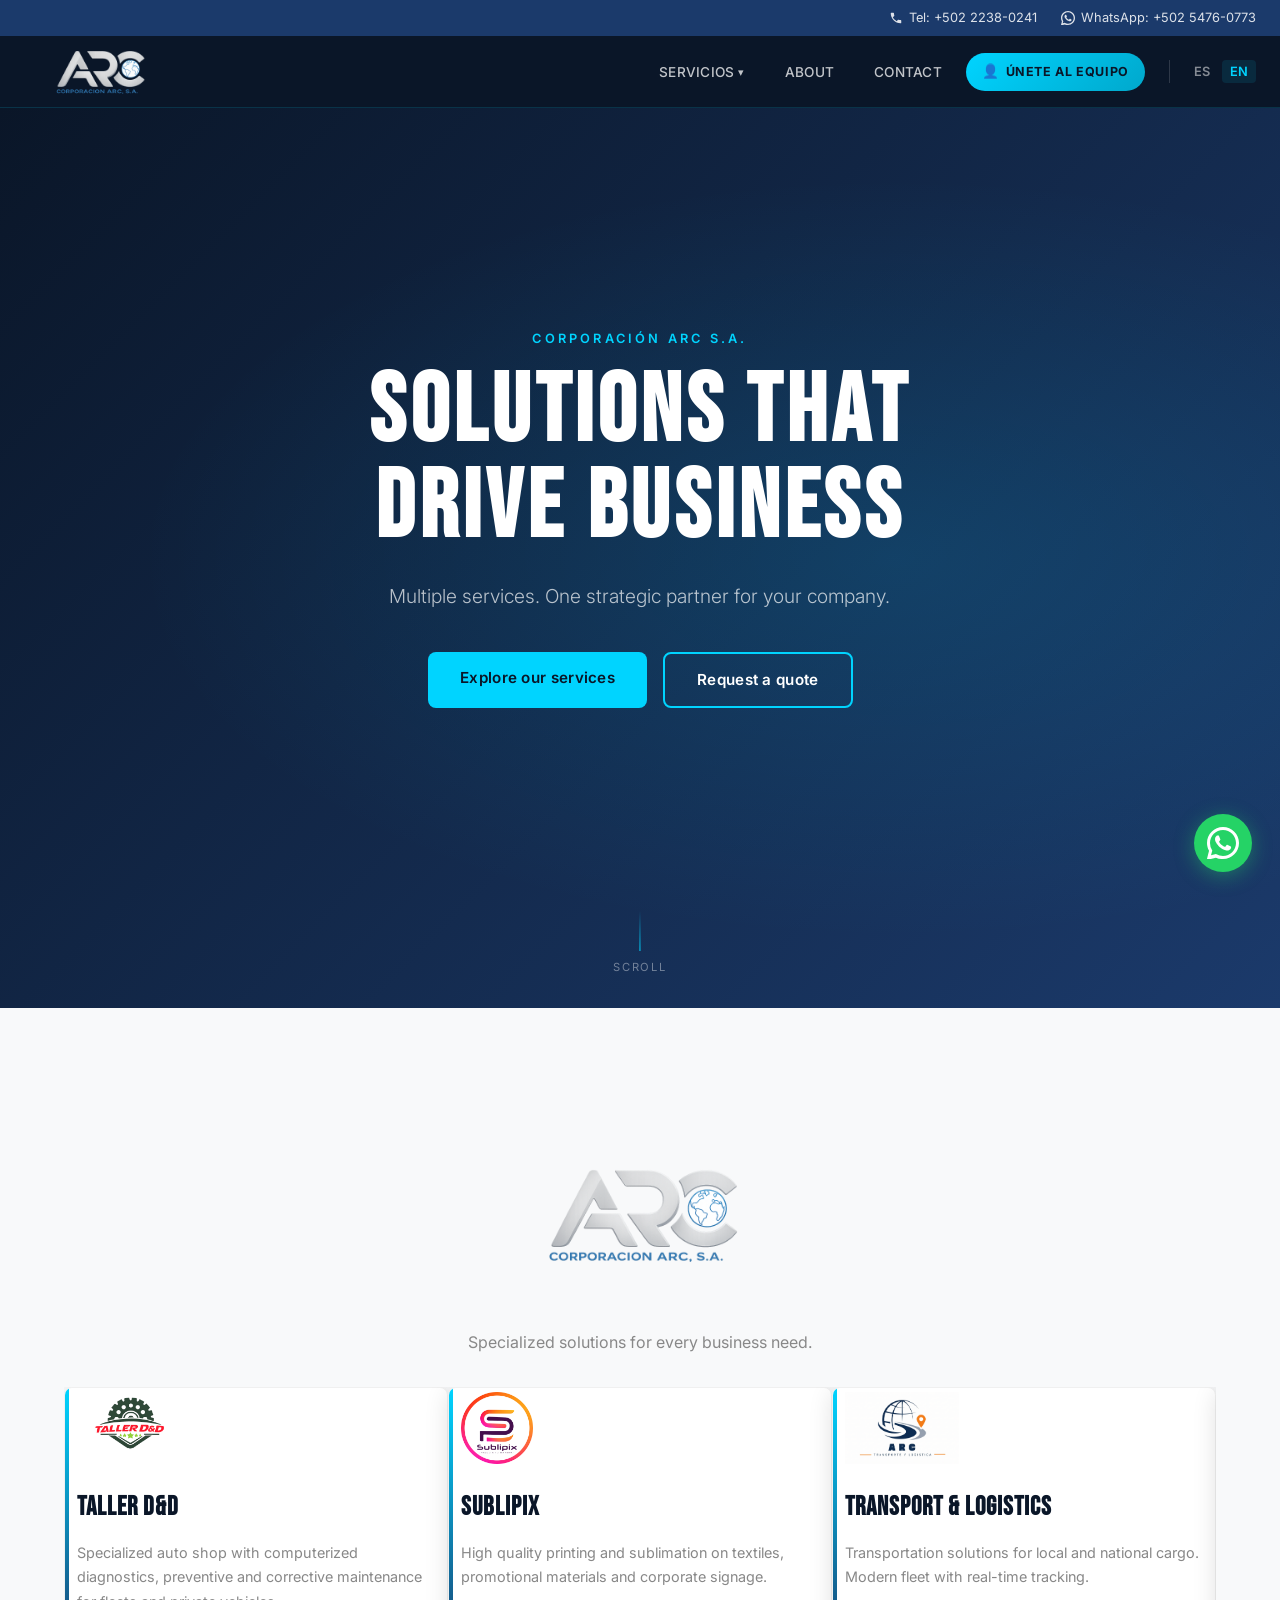
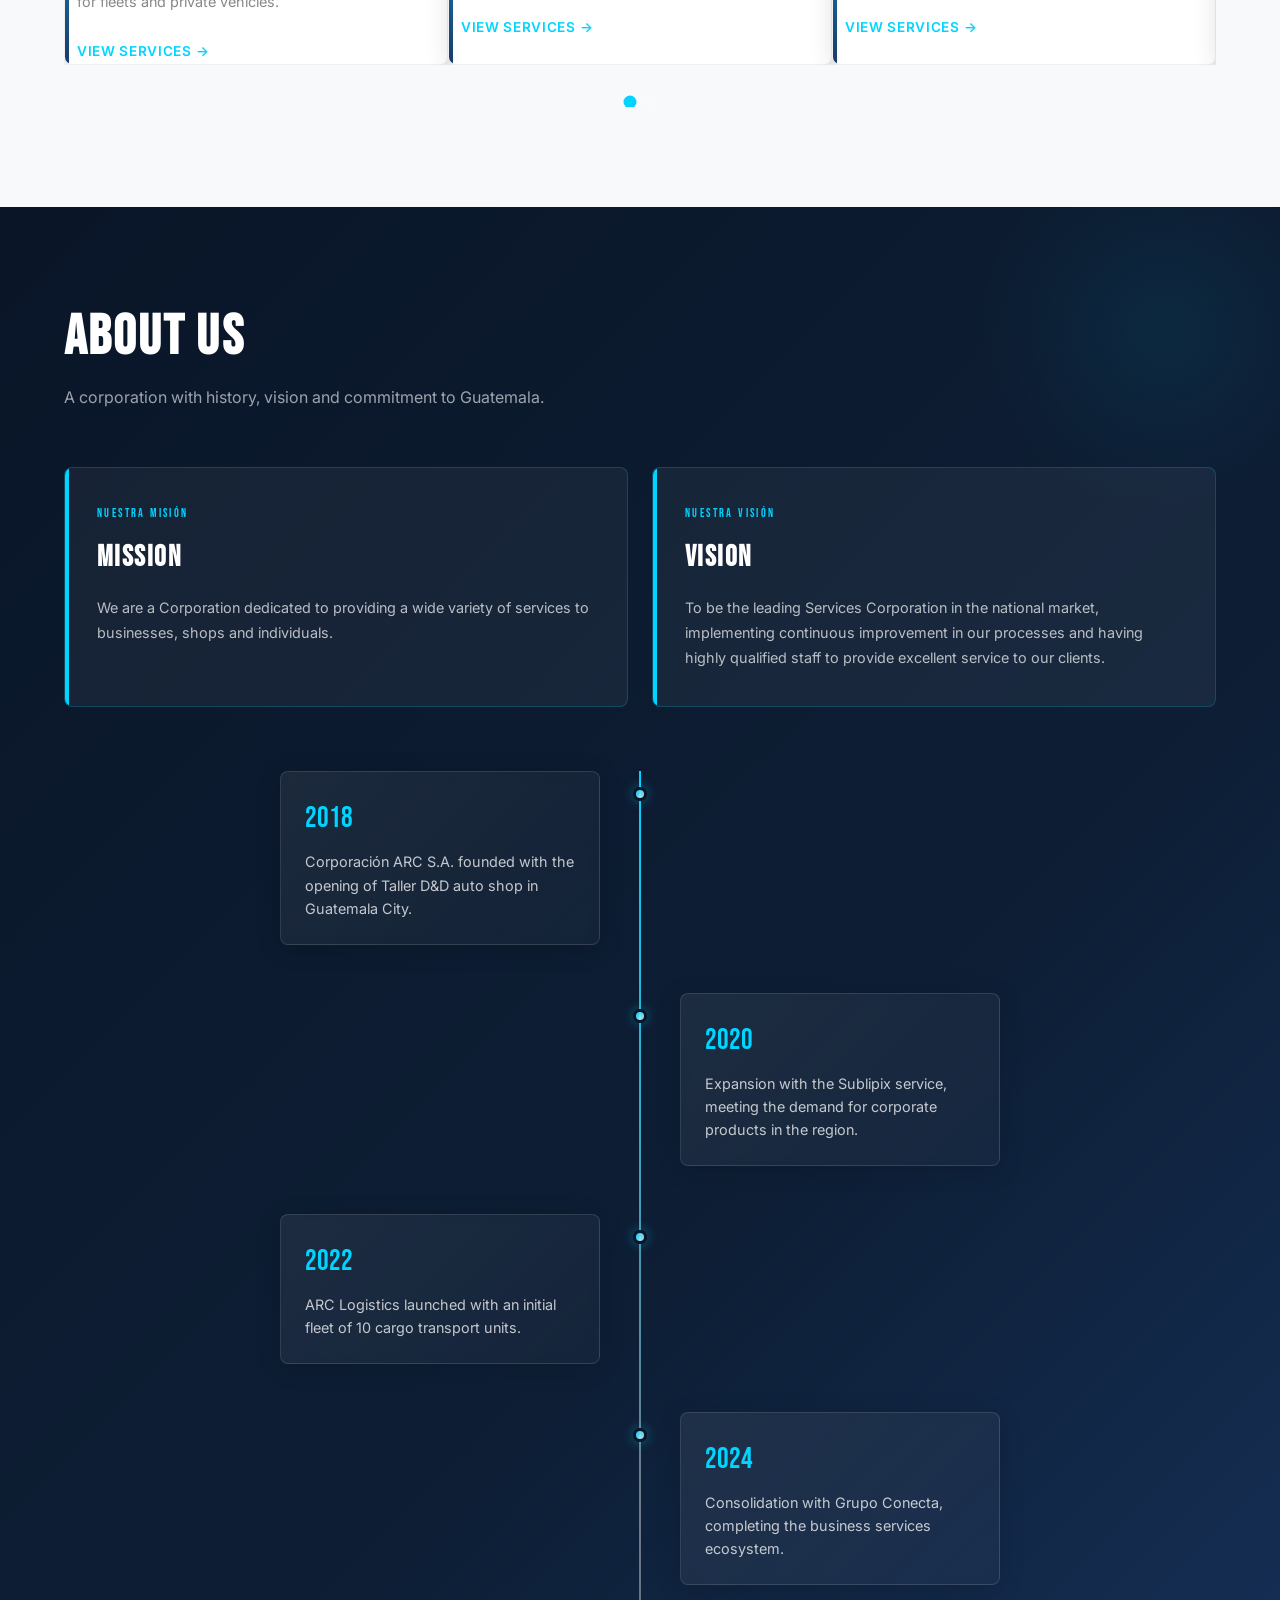
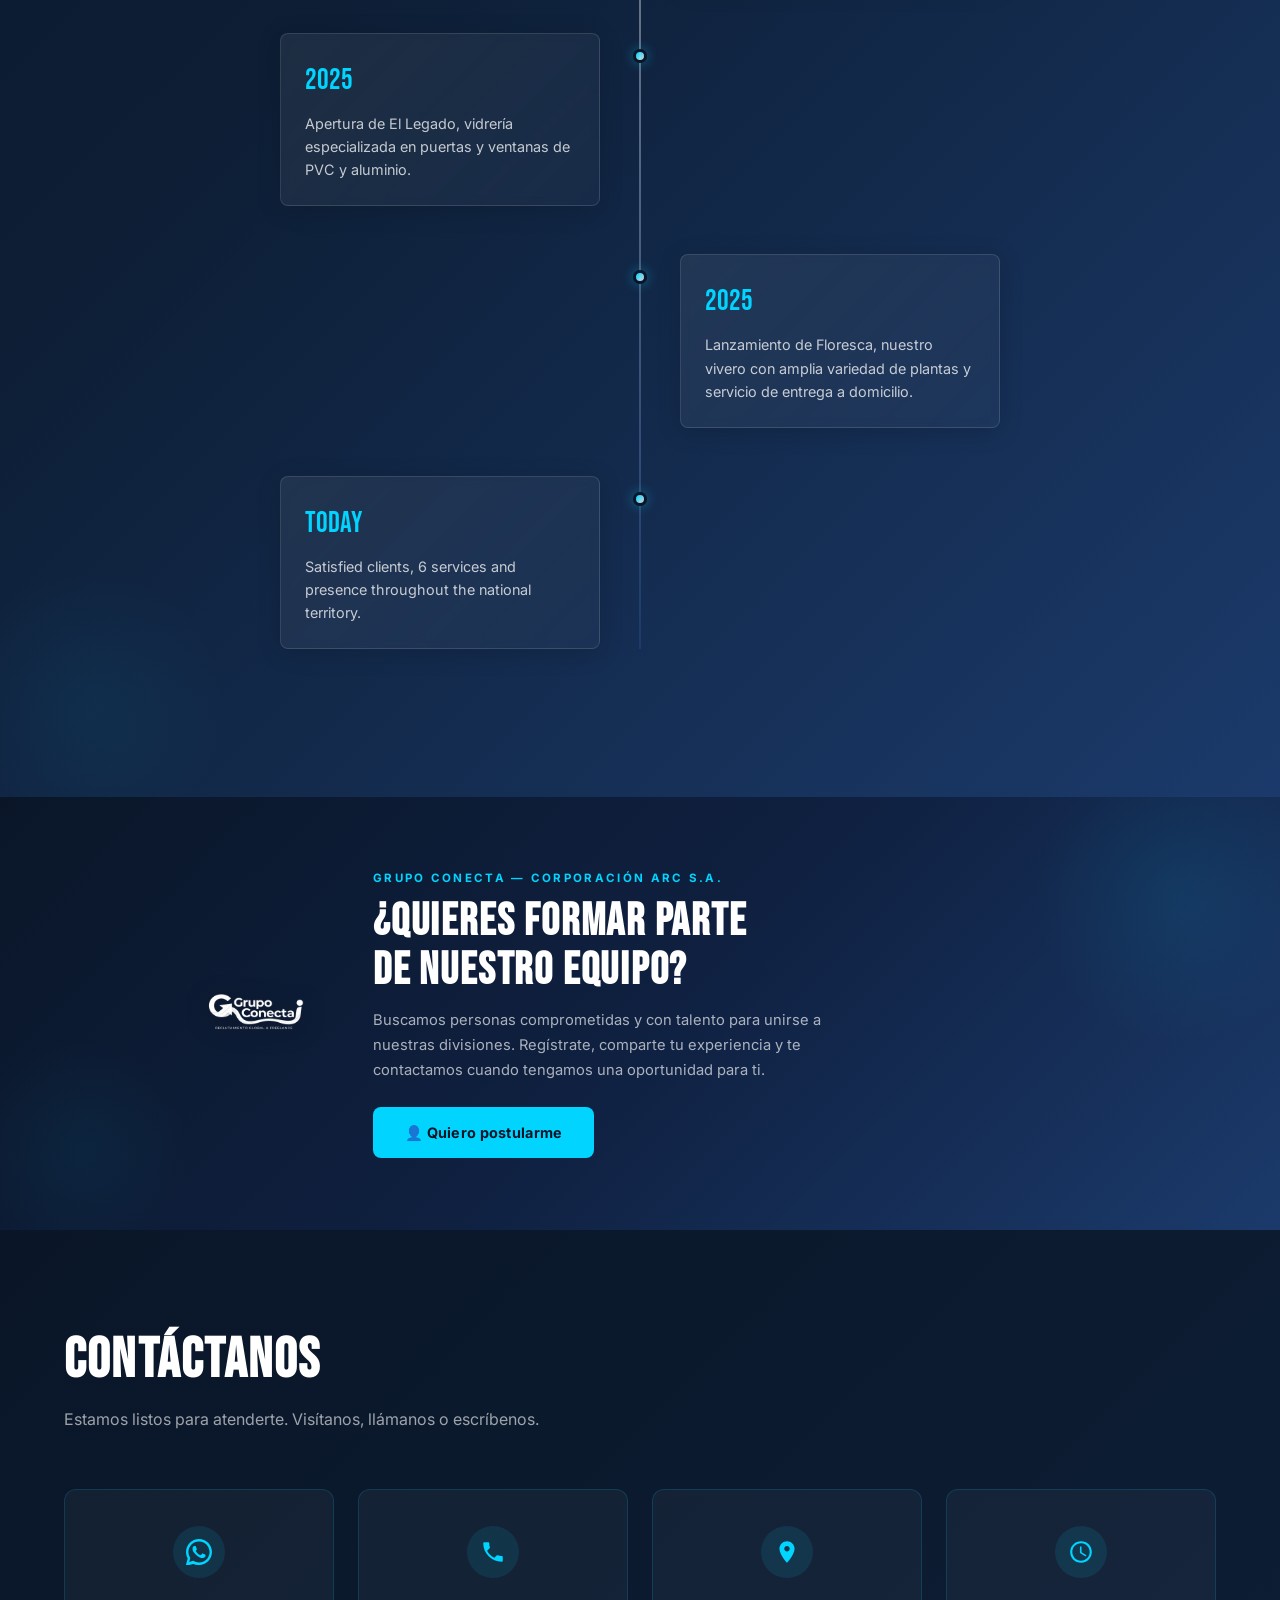
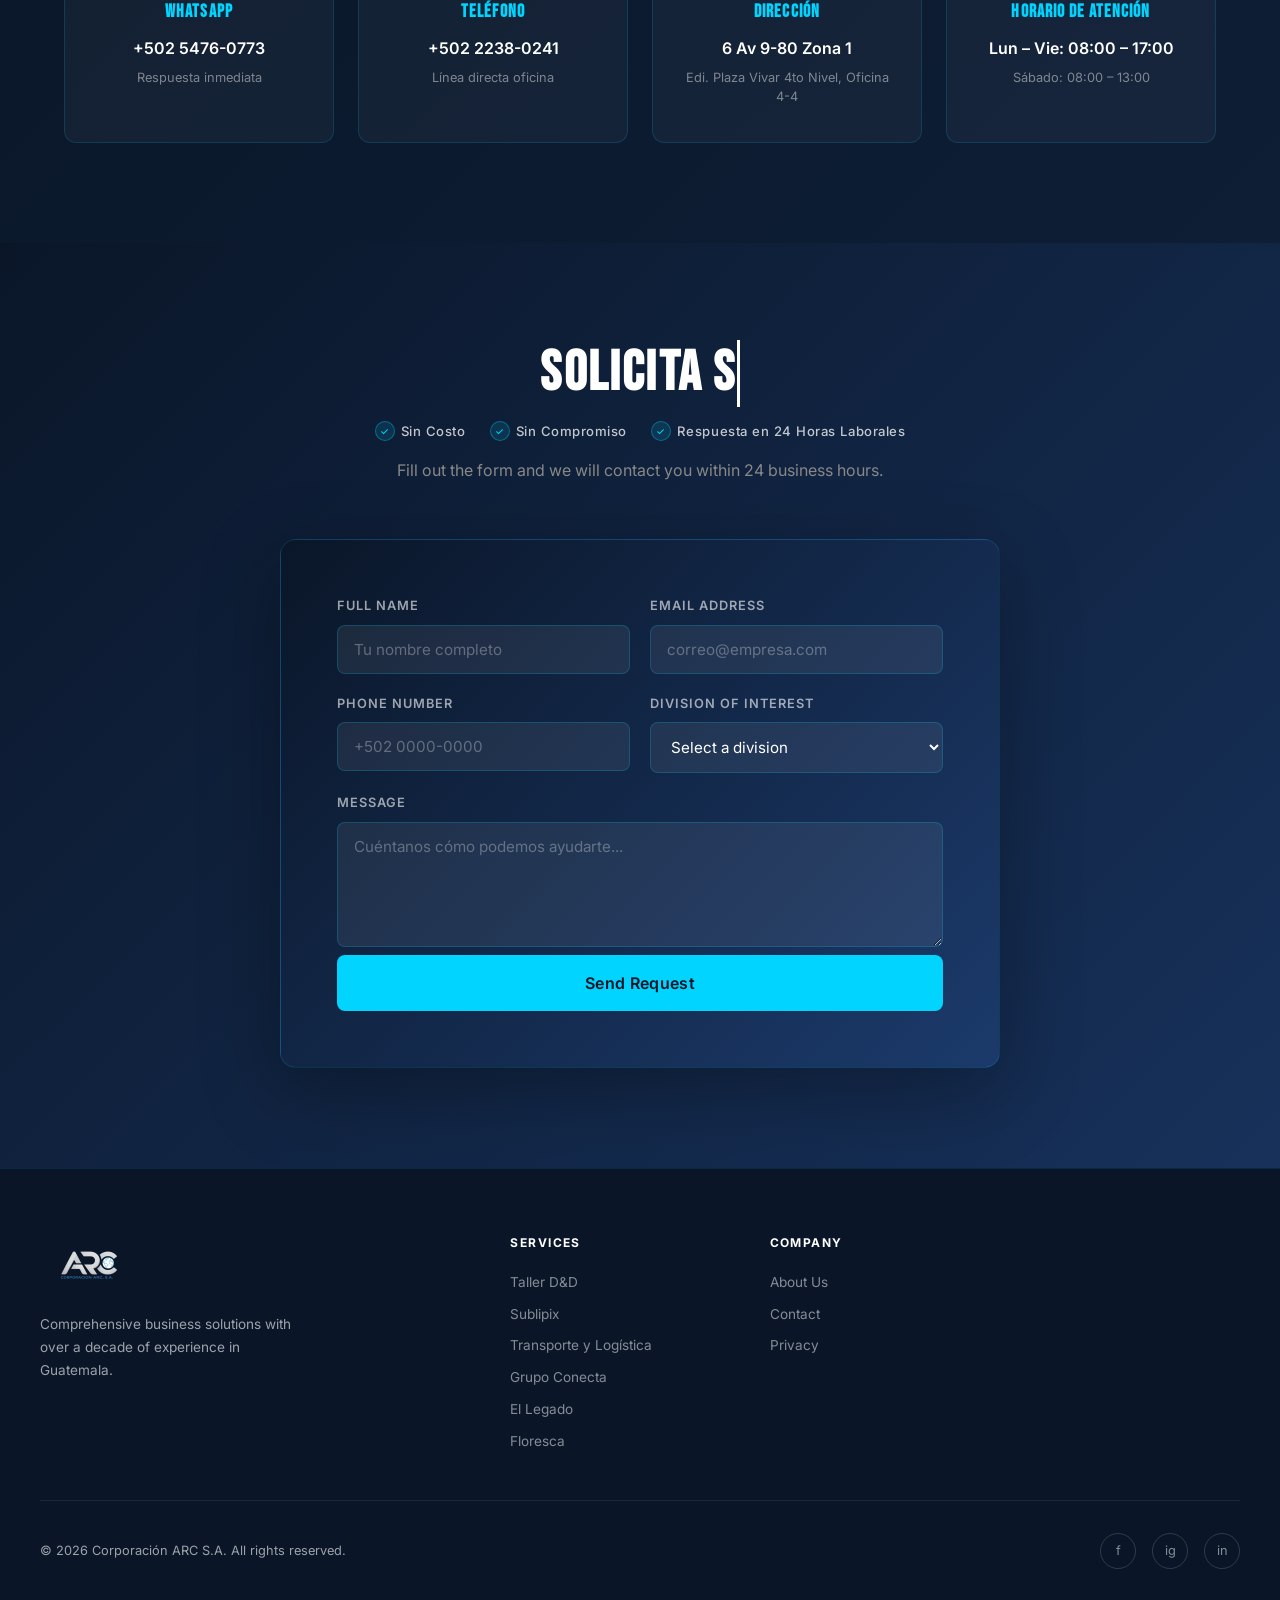
<file: index.html>
<!DOCTYPE html>
<html lang="es">
<head>
  <meta charset="UTF-8">
  <meta name="viewport" content="width=device-width, initial-scale=1.0">
  <meta name="description" content="Corporación ARC S.A. — Soluciones empresariales integrales en Guatemala. Automotriz, Print, Logistics y Talent.">
  <meta name="robots" content="index, follow">
  <meta property="og:title" content="Corporación ARC S.A.">
  <meta property="og:description" content="Multiples servicios. Un solo aliado estratégico para tu empresa.">
  <meta property="og:type" content="website">
  <meta name="theme-color" content="#0A1628">
  <link rel="icon" href="assets/images/favicon.png">
  <title>Corporación ARC S.A. — Soluciones Empresariales</title>

  <link rel="preconnect" href="https://fonts.googleapis.com">
  <link rel="preconnect" href="https://fonts.gstatic.com" crossorigin>
  <link href="https://fonts.googleapis.com/css2?family=Bebas+Neue&family=Inter:wght@300;400;500;600;700&display=swap" rel="stylesheet">
  <link href="https://unpkg.com/aos@2.3.4/dist/aos.css" rel="stylesheet">
  <link rel="stylesheet" href="assets/css/main.css">
  <link rel="stylesheet" href="assets/css/responsive.css">
</head>
<body>

  <!-- ══ TELÓN — EFECTO #3 ══════════════════════════════════ -->
  <div class="curtain" aria-hidden="true"></div>

  <!-- ══ BARRA SUPERIOR ════════════════════════════════════ -->
  <div class="topbar">
    <a href="tel:+50222380241" class="topbar__link">
      <svg viewBox="0 0 24 24" xmlns="http://www.w3.org/2000/svg">
        <path d="M6.6 10.8c1.4 2.8 3.8 5.1 6.6 6.6l2.2-2.2c.3-.3.7-.4 1-.2 1.1.4 2.3.6 3.6.6.6 0 1 .4 1 1V20c0 .6-.4 1-1 1C10.6 21 3 13.4 3 4c0-.6.4-1 1-1h3.5c.6 0 1 .4 1 1 0 1.3.2 2.5.6 3.6.1.3 0 .7-.2 1L6.6 10.8z"/>
      </svg>
      <span>Tel: +502 2238-0241</span>
    </a>
    <a href="https://wa.me/50254760773" target="_blank" rel="noopener" class="topbar__link">
      <svg viewBox="0 0 24 24" xmlns="http://www.w3.org/2000/svg">
        <path d="M17.472 14.382c-.297-.149-1.758-.867-2.03-.967-.273-.099-.471-.148-.67.15-.197.297-.767.966-.94 1.164-.173.199-.347.223-.644.075-.297-.15-1.255-.463-2.39-1.475-.883-.788-1.48-1.761-1.653-2.059-.173-.297-.018-.458.13-.606.134-.133.298-.347.446-.52.149-.174.198-.298.298-.497.099-.198.05-.371-.025-.52-.075-.149-.669-1.612-.916-2.207-.242-.579-.487-.5-.669-.51-.173-.008-.371-.01-.57-.01-.198 0-.52.074-.792.372-.272.297-1.04 1.016-1.04 2.479 0 1.462 1.065 2.875 1.213 3.074.149.198 2.096 3.2 5.077 4.487.709.306 1.262.489 1.694.625.712.227 1.36.195 1.871.118.571-.085 1.758-.719 2.006-1.413.248-.694.248-1.289.173-1.413-.074-.124-.272-.198-.57-.347z"/>
        <path d="M12 0C5.373 0 0 5.373 0 12c0 2.127.558 4.126 1.532 5.858L.057 23.571a.75.75 0 00.921.921l5.713-1.475A11.943 11.943 0 0012 24c6.627 0 12-5.373 12-12S18.627 0 12 0zm0 21.75a9.705 9.705 0 01-4.95-1.355l-.355-.211-3.688.951.972-3.585-.232-.369A9.718 9.718 0 012.25 12C2.25 6.615 6.615 2.25 12 2.25S21.75 6.615 21.75 12 17.385 21.75 12 21.75z"/>
      </svg>
      <span data-i18n="topbar_whatsapp">WhatsApp: +502 5476-0773</span>
    </a>
  </div>

  <!-- ══ NAVEGACIÓN ════════════════════════════════════════ -->
  <nav class="navbar" role="navigation" aria-label="Navegación principal">
    <a href="index.html" class="navbar__logo" data-curtain>
      <img src="assets/images/logo-arc.png" alt="Corporación ARC S.A." class="navbar__logo-img">
    </a>

    <ul class="navbar__menu" id="navMenu" role="list">

      <!-- DROPDOWN SERVICIOS -->
      <li class="navbar__dropdown-wrap">
        <button class="navbar__link navbar__dropdown-btn" aria-expanded="false" aria-haspopup="true">
          Servicios <span class="navbar__arrow">▾</span>
        </button>
        <ul class="navbar__dropdown" role="menu">
          <li><a href="acr-automotriz.html" class="navbar__dropdown-link" data-curtain>Taller D&D</a></li>
          <li><a href="acr-print.html"      class="navbar__dropdown-link" data-curtain>Sublipix</a></li>
          <li><a href="acr-logistics.html"  class="navbar__dropdown-link" data-curtain>Transporte y Logística</a></li>
          <li><a href="acr-talent.html"     class="navbar__dropdown-link" data-curtain>Grupo Conecta</a></li>
          <li><a href="el-legado.html"      class="navbar__dropdown-link" data-curtain>El Legado</a></li>
          <li><a href="floresca.html"       class="navbar__dropdown-link" data-curtain>Floresca</a></li>
        </ul>
      </li>

      <li><a href="#nosotros"        class="navbar__link" data-i18n="nav_nosotros">Nosotros</a></li>
      <li><a href="#info-contacto"   class="navbar__link" data-i18n="nav_contacto">Contacto</a></li>

      <li><a href="postulacion.html" class="navbar__join">Únete al equipo</a></li>
      <li class="navbar__lang" role="group" aria-label="Seleccionar idioma">
        <button data-lang="es" class="active" aria-label="Español">ES</button>
        <button data-lang="en" aria-label="English">EN</button>
      </li>
    </ul>

    <button class="navbar__hamburger" id="hamburger" aria-label="Abrir menú" aria-expanded="false" aria-controls="navMenu">
      <span></span>
      <span></span>
      <span></span>
    </button>
  </nav>

  <!-- ══ HERO ══════════════════════════════════════════════ -->
  <section class="hero" id="inicio" aria-label="Inicio">
    <div class="hero__bg"></div>

    <div class="hero__content">
      <p class="hero__eyebrow" data-i18n="hero_eyebrow">Corporación ARC S.A.</p>
      <h1 class="hero__title" data-i18n="hero_title">Soluciones que<br>mueven negocios</h1>
      <p class="hero__subtitle" data-i18n="hero_subtitle">Multiples servicios. Un solo aliado estratégico para tu empresa.</p>
      <div class="hero__cta">
        <a href="#servicios" class="btn btn--primary magnetic" data-i18n="hero_cta1">Conoce nuestros servicios</a>
        <a href="#cotizacion"  class="btn btn--outline magnetic" data-i18n="hero_cta2">Solicitar cotización</a>
      </div>
    </div>

    <div class="hero__scroll" aria-hidden="true">
      <span data-i18n="hero_scroll">Scroll</span>
    </div>
  </section>

  <!-- ══ SERVICIOS — CARRUSEL DE CARDS ══════════════════════ -->
  <section class="section" id="servicios" aria-label="Nuestras divisiones">
    <div class="container">

      <div class="services-brand" data-aos="fade-up">
        <img src="assets/images/logo-arc.png" alt="Corporación ARC S.A." class="services-brand__logo">
        <p class="services-brand__tagline" data-i18n="services_subtitle">Soluciones especializadas para cada necesidad de tu negocio.</p>
      </div>

      <!-- CARRUSEL WRAPPER -->
      <div class="carousel-wrapper">
        <div class="cards-grid" id="cardsCarousel">

          <!-- Card 1 — Taller D&D -->
          <article class="service-card" onclick="window.location='acr-automotriz.html'" style="cursor:pointer">
            <div class="card__logo-wrap">
              <img src="assets/images/logo-taller-dd.png" alt="Taller D&D" class="card__logo-img card__logo-color">
              <img src="assets/images/logo-taller-dd-blanco.png" alt="Taller D&D" class="card__logo-img card__logo-white">
            </div>
            <h3 class="card__title" data-i18n="card1_title">Taller D&D</h3>
            <p class="card__text" data-i18n="card1_text">
              Taller mecánico especializado con diagnóstico, mantenimiento preventivo y correctivo para flotas y vehículos particulares.
            </p>
            <a href="acr-automotriz.html" class="card__link" data-i18n="card1_link" data-curtain>Ver servicios →</a>
          </article>

          <!-- Card 2 — Sublipix -->
          <article class="service-card" onclick="window.location='acr-print.html'" style="cursor:pointer">
            <div class="card__logo-wrap">
              <img src="assets/images/logo-sublipix.png" alt="Sublipix" class="card__logo-img card__logo-color">
              <img src="assets/images/logo-sublipix-blanco.png" alt="Sublipix" class="card__logo-img card__logo-white">
            </div>
            <h3 class="card__title" data-i18n="card2_title">Sublipix</h3>
            <p class="card__text" data-i18n="card2_text">
              Impresión y sublimado de alta calidad en textiles, materiales promocionales y señalización corporativa.
            </p>
            <a href="acr-print.html" class="card__link" data-i18n="card2_link" data-curtain>Ver servicios →</a>
          </article>

          <!-- Card 3 — Transporte y Logística -->
          <article class="service-card" onclick="window.location='acr-logistics.html'" style="cursor:pointer">
            <div class="card__logo-wrap">
              <img src="assets/images/transporte-logistica2.png" alt="Transporte y Logística ARC" class="card__logo-img card__logo-color">
              <img src="assets/images/transporte-logistica-blanco.png" alt="Transporte y Logística ARC" class="card__logo-img card__logo-white">
            </div>
            <h3 class="card__title" data-i18n="card3_title">Transporte y Logística</h3>
            <p class="card__text" data-i18n="card3_text">
              Soluciones de transporte para carga local y nacional. Flota moderna con seguimiento en tiempo real.
            </p>
            <a href="acr-logistics.html" class="card__link" data-i18n="card3_link" data-curtain>Ver servicios →</a>
          </article>

          <!-- Card 4 — Grupo Conecta -->
          <article class="service-card" onclick="window.location='acr-talent.html'" style="cursor:pointer">
            <div class="card__logo-wrap">
              <img src="assets/images/logo-grupo-conecta.png" alt="Grupo Conecta" class="card__logo-img card__logo-color">
              <img src="assets/images/logo-grupo-conecta-blanco.png" alt="Grupo Conecta" class="card__logo-img card__logo-white">
            </div>
            <h3 class="card__title" data-i18n="card4_title">Grupo Conecta</h3>
            <p class="card__text" data-i18n="card4_text">
              Outsourcing de recursos humanos y reclutamiento especializado. Encontramos el talento que tu empresa necesita.
            </p>
            <a href="acr-talent.html" class="card__link" data-i18n="card4_link" data-curtain>Ver servicios →</a>
          </article>

          <!-- Card 5 — El Legado -->
          <article class="service-card" onclick="window.location='el-legado.html'" style="cursor:pointer">
            <div class="card__logo-wrap card__logo-wrap--icon">
              <img src="assets/images/logo-el-legado.png" alt="El Legado" class="card__logo-img card__logo-color">
              <img src="assets/images/logo-el-legado-blanco.png" alt="El Legado" class="card__logo-img card__logo-white">
            </div>
            <h3 class="card__title">El Legado</h3>
            <p class="card__text">
              Vidrería especializada en puertas y ventanas de PVC y aluminio. Instalación profesional y garantía en cada proyecto.
            </p>
            <a href="el-legado.html" class="card__link" data-curtain>Ver servicios →</a>
          </article>

          <!-- Card 6 — Floresca -->
          <article class="service-card" onclick="window.location='floresca.html'" style="cursor:pointer">
            <div class="card__logo-wrap card__logo-wrap--icon">
              <img src="assets/images/logo-floresca.png" alt="Floresca" class="card__logo-img card__logo-color">
              <img src="assets/images/logo-floresca-blanco.png" alt="Floresca" class="card__logo-img card__logo-white">
            </div>
            <h3 class="card__title">Floresca</h3>
            <p class="card__text">
              Vivero con amplia variedad de plantas, flores y servicios de entrega. Explora nuestro catálogo y pide lo que necesitas.
            </p>
            <a href="floresca.html" class="card__link" data-curtain>Ver servicios →</a>
          </article>

        </div><!-- /cards-grid -->

        <!-- Indicadores del carrusel -->
        <div class="carousel-dots" aria-label="Navegación del carrusel">
          <button class="carousel-dot active" data-index="0" aria-label="Grupo 1"></button>
          <button class="carousel-dot" data-index="1" aria-label="Grupo 2"></button>
        </div>

      </div><!-- /carousel-wrapper -->
    </div>
  </section>

  <!-- ══ QUIÉNES SOMOS — TIMELINE ═══════════════════════════ -->
  <section class="section section--timeline" id="nosotros" aria-label="Quiénes somos">
    <div class="container">
      <h2 class="section-title" data-aos="fade-up" data-i18n="about_title">Quiénes Somos</h2>
      <p class="section-subtitle section-subtitle--timeline" data-aos="fade-up" data-aos-delay="100" data-i18n="about_subtitle">
        Una corporación con historia, visión y compromiso con Guatemala.
      </p>

      <div class="mv-grid">
        <div class="mv-card" data-aos="fade-right">
          <span class="mv-card__label">Nuestra Misión</span>
          <h3 class="mv-card__title" data-i18n="mision_title">Misión</h3>
          <p class="mv-card__text" data-i18n="mision_text">
            Somos una Corporación que se dedica a proporcionar una amplia variedad de servicios a empresas, comercios y personas individuales.
          </p>
        </div>
        <div class="mv-card" data-aos="fade-left">
          <span class="mv-card__label">Nuestra Visión</span>
          <h3 class="mv-card__title" data-i18n="vision_title">Visión</h3>
          <p class="mv-card__text" data-i18n="vision_text">
            Ser la Corporación de Servicios líder en el mercado nacional, implementando la mejora continua en nuestros procesos y contando con personal altamente calificado para brindar un servicio de excelencia a nuestros clientes.
          </p>
        </div>
      </div>

      <div class="timeline">

        <div class="timeline__item" data-aos="fade-right">
          <div class="timeline__dot"></div>
          <div class="timeline__content">
            <div class="timeline__year" data-i18n="timeline1_year">2018</div>
            <p class="timeline__text" data-i18n="timeline1_text">
              Fundación de Corporación ARC S.A. con la apertura del taller automotriz D&D en Ciudad de Guatemala.
            </p>
          </div>
        </div>

        <div class="timeline__item" data-aos="fade-left">
          <div class="timeline__dot"></div>
          <div class="timeline__content">
            <div class="timeline__year" data-i18n="timeline2_year">2020</div>
            <p class="timeline__text" data-i18n="timeline2_text">
              Expansión con el servicio Sublipix, atendiendo la demanda de productos corporativos en la región.
            </p>
          </div>
        </div>

        <div class="timeline__item" data-aos="fade-right">
          <div class="timeline__dot"></div>
          <div class="timeline__content">
            <div class="timeline__year" data-i18n="timeline3_year">2022</div>
            <p class="timeline__text" data-i18n="timeline3_text">
              Lanzamiento de Transporte y Logística ARC con una flota inicial de 10 unidades para transporte de carga.
            </p>
          </div>
        </div>

        <div class="timeline__item" data-aos="fade-left">
          <div class="timeline__dot"></div>
          <div class="timeline__content">
            <div class="timeline__year" data-i18n="timeline4_year">2024</div>
            <p class="timeline__text" data-i18n="timeline4_text">
              Consolidación del Grupo Conecta, completando el ecosistema de servicios empresariales.
            </p>
          </div>
        </div>

        <div class="timeline__item" data-aos="fade-right">
          <div class="timeline__dot"></div>
          <div class="timeline__content">
            <div class="timeline__year">2025</div>
            <p class="timeline__text">
              Apertura de El Legado, vidrería especializada en puertas y ventanas de PVC y aluminio.
            </p>
          </div>
        </div>

        <div class="timeline__item" data-aos="fade-left">
          <div class="timeline__dot"></div>
          <div class="timeline__content">
            <div class="timeline__year">2025</div>
            <p class="timeline__text">
              Lanzamiento de Floresca, nuestro vivero con amplia variedad de plantas y servicio de entrega a domicilio.
            </p>
          </div>
        </div>

        <div class="timeline__item" data-aos="fade-left">
          <div class="timeline__dot"></div>
          <div class="timeline__content">
            <div class="timeline__year" data-i18n="timeline7_year">Hoy</div>
            <p class="timeline__text" data-i18n="timeline7_text">
              Clientes satisfechos, 6 servicios y presencia en todo el territorio nacional.
            </p>
          </div>
        </div>

      </div>
    </div>
  </section>

  <!-- ══ BANNER ÚNETE AL EQUIPO ════════════════════════════ -->
  <section class="join-banner" aria-label="Únete al equipo">
    <div class="join-banner__inner">
      <img src="assets/images/logo-grupo-conecta-blanco.png" alt="Grupo Conecta" class="join-banner__logo">
      <div class="join-banner__content">
        <span class="join-banner__eyebrow">Grupo Conecta — Corporación ARC S.A.</span>
        <h2 class="join-banner__title">¿Quieres formar parte<br>de nuestro equipo?</h2>
        <p class="join-banner__text">
          Buscamos personas comprometidas y con talento para unirse a nuestras divisiones.
          Regístrate, comparte tu experiencia y te contactamos cuando tengamos una oportunidad para ti.
        </p>
        <a href="postulacion.html" class="join-banner__btn">👤 Quiero postularme</a>
      </div>
    </div>
  </section>

  <!-- ══ SECCIÓN CONTACTO — DATOS DE LA EMPRESA ════════════ -->
  <section class="section section--contact-info" id="info-contacto" aria-label="Información de contacto">
    <div class="container">
      <h2 class="section-title" data-aos="fade-up">Contáctanos</h2>
      <p class="section-subtitle" data-aos="fade-up" data-aos-delay="100">
        Estamos listos para atenderte. Visítanos, llámanos o escríbenos.
      </p>

      <div class="contact-grid" data-aos="fade-up" data-aos-delay="200">

        <div class="contact-card">
          <div class="contact-card__icon">
            <svg viewBox="0 0 24 24" fill="currentColor"><path d="M17.472 14.382c-.297-.149-1.758-.867-2.03-.967-.273-.099-.471-.148-.67.15-.197.297-.767.966-.94 1.164-.173.199-.347.223-.644.075-.297-.15-1.255-.463-2.39-1.475-.883-.788-1.48-1.761-1.653-2.059-.173-.297-.018-.458.13-.606.134-.133.298-.347.446-.52.149-.174.198-.298.298-.497.099-.198.05-.371-.025-.52-.075-.149-.669-1.612-.916-2.207-.242-.579-.487-.5-.669-.51-.173-.008-.371-.01-.57-.01-.198 0-.52.074-.792.372-.272.297-1.04 1.016-1.04 2.479 0 1.462 1.065 2.875 1.213 3.074.149.198 2.096 3.2 5.077 4.487.709.306 1.262.489 1.694.625.712.227 1.36.195 1.871.118.571-.085 1.758-.719 2.006-1.413.248-.694.248-1.289.173-1.413-.074-.124-.272-.198-.57-.347zM12 0C5.373 0 0 5.373 0 12c0 2.127.558 4.126 1.532 5.858L.057 23.571a.75.75 0 00.921.921l5.713-1.475A11.943 11.943 0 0012 24c6.627 0 12-5.373 12-12S18.627 0 12 0zm0 21.75a9.705 9.705 0 01-4.95-1.355l-.355-.211-3.688.951.972-3.585-.232-.369A9.718 9.718 0 012.25 12C2.25 6.615 6.615 2.25 12 2.25S21.75 6.615 21.75 12 17.385 21.75 12 21.75z"/></svg>
          </div>
          <h3 class="contact-card__title">WhatsApp</h3>
          <a href="https://wa.me/50254760773" target="_blank" rel="noopener" class="contact-card__value">+502 5476-0773</a>
          <p class="contact-card__note">Respuesta inmediata</p>
        </div>

        <div class="contact-card">
          <div class="contact-card__icon">
            <svg viewBox="0 0 24 24" fill="currentColor"><path d="M6.6 10.8c1.4 2.8 3.8 5.1 6.6 6.6l2.2-2.2c.3-.3.7-.4 1-.2 1.1.4 2.3.6 3.6.6.6 0 1 .4 1 1V20c0 .6-.4 1-1 1C10.6 21 3 13.4 3 4c0-.6.4-1 1-1h3.5c.6 0 1 .4 1 1 0 1.3.2 2.5.6 3.6.1.3 0 .7-.2 1L6.6 10.8z"/></svg>
          </div>
          <h3 class="contact-card__title">Teléfono</h3>
          <a href="tel:+50222380241" class="contact-card__value">+502 2238-0241</a>
          <p class="contact-card__note">Línea directa oficina</p>
        </div>

        <div class="contact-card">
          <div class="contact-card__icon">
            <svg viewBox="0 0 24 24" fill="currentColor"><path d="M12 2C8.13 2 5 5.13 5 9c0 5.25 7 13 7 13s7-7.75 7-13c0-3.87-3.13-7-7-7zm0 9.5c-1.38 0-2.5-1.12-2.5-2.5s1.12-2.5 2.5-2.5 2.5 1.12 2.5 2.5-1.12 2.5-2.5 2.5z"/></svg>
          </div>
          <h3 class="contact-card__title">Dirección</h3>
          <p class="contact-card__value">6 Av 9-80 Zona 1</p>
          <p class="contact-card__note">Edi. Plaza Vivar 4to Nivel, Oficina 4-4</p>
        </div>

        <div class="contact-card">
          <div class="contact-card__icon">
            <svg viewBox="0 0 24 24" fill="currentColor"><path d="M11.99 2C6.47 2 2 6.48 2 12s4.47 10 9.99 10C17.52 22 22 17.52 22 12S17.52 2 11.99 2zM12 20c-4.42 0-8-3.58-8-8s3.58-8 8-8 8 3.58 8 8-3.58 8-8 8zm.5-13H11v6l5.25 3.15.75-1.23-4.5-2.67V7z"/></svg>
          </div>
          <h3 class="contact-card__title">Horario de Atención</h3>
          <p class="contact-card__value">Lun – Vie: 08:00 – 17:00</p>
          <p class="contact-card__note">Sábado: 08:00 – 13:00</p>
        </div>

      </div>
    </div>
  </section>

  <!-- ══ FORMULARIO DE LEADS ════════════════════════════════ -->
  <section class="section section--cotizacion" id="cotizacion" aria-label="Formulario de contacto">
    <div class="section--cotizacion__bg" aria-hidden="true"></div>
    <div class="container" style="position:relative;z-index:1;">
      <div class="cotizacion-header" data-aos="fade-up">
        <h2 class="section-title cotizacion-title">
          Solicita <span class="cotizacion-typewriter" id="cotizacionTypewriter">tu Cotización</span>
        </h2>
        <div class="cotizacion-benefits">
          <span class="cotizacion-benefit"><span class="cotizacion-check">✓</span> Sin Costo</span>
          <span class="cotizacion-benefit"><span class="cotizacion-check">✓</span> Sin Compromiso</span>
          <span class="cotizacion-benefit"><span class="cotizacion-check">✓</span> Respuesta en 24 Horas Laborales</span>
        </div>
      </div>
      <p class="section-subtitle" data-aos="fade-up" data-aos-delay="100" data-i18n="form_subtitle">
        Completa el formulario y te contactamos en menos de 24 horas laborales.
      </p>

      <div data-aos="fade-up" data-aos-delay="200">
        <form
          class="leads-form leads-form-el"
          name="contacto-general"
          method="POST"
          data-netlify="true"
          netlify-honeypot="bot-field"
          novalidate
        >
          <input type="hidden" name="form-name" value="contacto-general">

          <div class="form-honeypot" aria-hidden="true">
            <input type="text" name="bot-field" tabindex="-1" autocomplete="off">
          </div>

          <div class="form-grid">

            <div class="form-group">
              <label for="nombre" data-i18n="label_nombre">Nombre completo</label>
              <input type="text" id="nombre" name="nombre" placeholder="Tu nombre completo" required autocomplete="name" maxlength="100">
            </div>

            <div class="form-group">
              <label for="correo" data-i18n="label_correo">Correo electrónico</label>
              <input type="email" id="correo" name="correo" placeholder="correo@empresa.com" required autocomplete="email" maxlength="150">
            </div>

            <div class="form-group">
              <label for="telefono" data-i18n="label_telefono">Teléfono</label>
              <input type="tel" id="telefono" name="telefono" placeholder="+502 0000-0000" required autocomplete="tel" maxlength="20">
            </div>

            <div class="form-group">
              <label for="division" data-i18n="label_division">División de interés</label>
              <select id="division" name="division" required>
                <option value="" data-i18n="option_select">Selecciona una división</option>
                <option value="automotriz">Taller D&D — Taller Mecánico</option>
                <option value="print">Sublipix — Impresión y Sublimado</option>
                <option value="logistics">Transporte y Logística ARC</option>
                <option value="talent">Grupo Conecta — Outsourcing RH</option>
                <option value="legado">El Legado — Vidrería PVC</option>
                <option value="floresca">Floresca — Vivero</option>
              </select>
            </div>

            <div class="form-group form-group--full">
              <label for="mensaje" data-i18n="label_mensaje">Mensaje</label>
              <textarea id="mensaje" name="mensaje" placeholder="Cuéntanos cómo podemos ayudarte..." required maxlength="1000" rows="5"></textarea>
            </div>

          </div>

          <button type="submit" class="btn btn--primary form-submit magnetic btn--shimmer" data-i18n="btn_enviar">
            Enviar Solicitud
          </button>

          <div class="form-message" role="alert" aria-live="polite"></div>

        </form>
      </div>
    </div>
  </section>

  <!-- ══ FOOTER ═════════════════════════════════════════════ -->
  <footer class="footer" role="contentinfo">
    <div class="footer__grid">

      <div>
        <div class="footer__brand-logo">
          <img src="assets/images/logo-arc.png" alt="Corporación ARC S.A." class="footer__logo-img">
        </div>
        <p class="footer__brand-text" data-i18n="footer_desc">
          Soluciones empresariales integrales con más de una década de experiencia en Guatemala.
        </p>
      </div>

      <div>
        <h4 class="footer__heading" data-i18n="footer_servicios">Servicios</h4>
        <ul class="footer__links">
          <li><a href="acr-automotriz.html" data-curtain>Taller D&D</a></li>
          <li><a href="acr-print.html"      data-curtain>Sublipix</a></li>
          <li><a href="acr-logistics.html"  data-curtain>Transporte y Logística</a></li>
          <li><a href="acr-talent.html"     data-curtain>Grupo Conecta</a></li>
          <li><a href="el-legado.html"      data-curtain>El Legado</a></li>
          <li><a href="floresca.html"       data-curtain>Floresca</a></li>
        </ul>
      </div>

      <div>
        <h4 class="footer__heading" data-i18n="footer_empresa">Empresa</h4>
        <ul class="footer__links">
          <li><a href="#nosotros" data-i18n="footer_nosotros">Nosotros</a></li>
          <li><a href="#info-contacto" data-i18n="footer_contacto">Contacto</a></li>
          <li><a href="privacidad.html" data-i18n="footer_privacidad">Privacidad</a></li>
        </ul>
      </div>



    </div>

    <div class="footer__bottom">
      <span data-i18n="footer_copy">© 2026 Corporación ARC S.A. Todos los derechos reservados.</span>
      <div class="footer__social" aria-label="Redes sociales">
        <a href="#" aria-label="Facebook"  rel="noopener">f</a>
        <a href="#" aria-label="Instagram" rel="noopener">ig</a>
        <a href="#" aria-label="LinkedIn"  rel="noopener">in</a>
      </div>
    </div>
  </footer>

  <!-- Formularios ocultos para registro Netlify -->
  <div style="display:none" aria-hidden="true">
    <form name="leads-automotriz" data-netlify="true" netlify-honeypot="bot-field">
      <input type="text" name="bot-field">
      <input type="hidden" name="division">
      <input type="text" name="nombre">
      <input type="email" name="correo">
      <input type="tel" name="telefono">
      <select name="vehiculo"><option>-</option></select>
      <select name="problema"><option>-</option></select>
      <select name="urgencia"><option>-</option></select>
      <textarea name="mensaje"></textarea>
    </form>
    <form name="leads-print" data-netlify="true" netlify-honeypot="bot-field">
      <input type="text" name="bot-field">
      <input type="hidden" name="division">
      <input type="text" name="nombre">
      <input type="email" name="correo">
      <input type="tel" name="telefono">
      <select name="material"><option>-</option></select>
      <select name="cantidad"><option>-</option></select>
      <input type="date" name="fecha">
      <textarea name="mensaje"></textarea>
    </form>
    <form name="leads-logistics" data-netlify="true" netlify-honeypot="bot-field">
      <input type="text" name="bot-field">
      <input type="hidden" name="division">
      <input type="text" name="nombre">
      <input type="email" name="correo">
      <input type="tel" name="telefono">
      <select name="carga"><option>-</option></select>
      <input type="text" name="origen">
      <input type="text" name="destino">
      <input type="date" name="fecha">
      <select name="tonelaje"><option>-</option></select>
      <textarea name="mensaje"></textarea>
    </form>
    <form name="leads-talent" data-netlify="true" netlify-honeypot="bot-field">
      <input type="text" name="bot-field">
      <input type="hidden" name="division">
      <input type="text" name="nombre">
      <input type="email" name="correo">
      <input type="tel" name="telefono">
      <input type="text" name="empresa">
      <input type="text" name="puesto">
      <select name="plazas"><option>-</option></select>
      <select name="modalidad"><option>-</option></select>
      <select name="urgencia"><option>-</option></select>
      <textarea name="mensaje"></textarea>
    </form>
    <form name="leads-legado" data-netlify="true" netlify-honeypot="bot-field">
      <input type="text" name="bot-field">
      <input type="hidden" name="division">
      <input type="text" name="nombre">
      <input type="email" name="correo">
      <input type="tel" name="telefono">
      <select name="producto"><option>-</option></select>
      <select name="material"><option>-</option></select>
      <textarea name="mensaje"></textarea>
    </form>
    <form name="leads-floresca" data-netlify="true" netlify-honeypot="bot-field">
      <input type="text" name="bot-field">
      <input type="hidden" name="division">
      <input type="text" name="nombre">
      <input type="email" name="correo">
      <input type="tel" name="telefono">
      <input type="text" name="direccion">
      <textarea name="mensaje"></textarea>
    </form>
  </div>

  <script src="https://unpkg.com/aos@2.3.4/dist/aos.js"></script>
  <script src="assets/js/main.js"></script>
  <script src="assets/js/i18n.js"></script>
  <script src="assets/js/leads.js"></script>

  <!-- ══ BOTÓN FLOTANTE WHATSAPP ══════════════════════════ -->
  <a href="https://wa.me/50254760773" target="_blank" rel="noopener" class="whatsapp-float" aria-label="Contactar por WhatsApp">
    <svg viewBox="0 0 24 24" xmlns="http://www.w3.org/2000/svg">
      <path d="M17.472 14.382c-.297-.149-1.758-.867-2.03-.967-.273-.099-.471-.148-.67.15-.197.297-.767.966-.94 1.164-.173.199-.347.223-.644.075-.297-.15-1.255-.463-2.39-1.475-.883-.788-1.48-1.761-1.653-2.059-.173-.297-.018-.458.13-.606.134-.133.298-.347.446-.52.149-.174.198-.298.298-.497.099-.198.05-.371-.025-.52-.075-.149-.669-1.612-.916-2.207-.242-.579-.487-.5-.669-.51-.173-.008-.371-.01-.57-.01-.198 0-.52.074-.792.372-.272.297-1.04 1.016-1.04 2.479 0 1.462 1.065 2.875 1.213 3.074.149.198 2.096 3.2 5.077 4.487.709.306 1.262.489 1.694.625.712.227 1.36.195 1.871.118.571-.085 1.758-.719 2.006-1.413.248-.694.248-1.289.173-1.413-.074-.124-.272-.198-.57-.347zM12 0C5.373 0 0 5.373 0 12c0 2.127.558 4.126 1.532 5.858L.057 23.571a.75.75 0 00.921.921l5.713-1.475A11.943 11.943 0 0012 24c6.627 0 12-5.373 12-12S18.627 0 12 0zm0 21.75a9.705 9.705 0 01-4.95-1.355l-.355-.211-3.688.951.972-3.585-.232-.369A9.718 9.718 0 012.25 12C2.25 6.615 6.615 2.25 12 2.25S21.75 6.615 21.75 12 17.385 21.75 12 21.75z"/>
    </svg>
  </a>

</body>
</html>
</file>
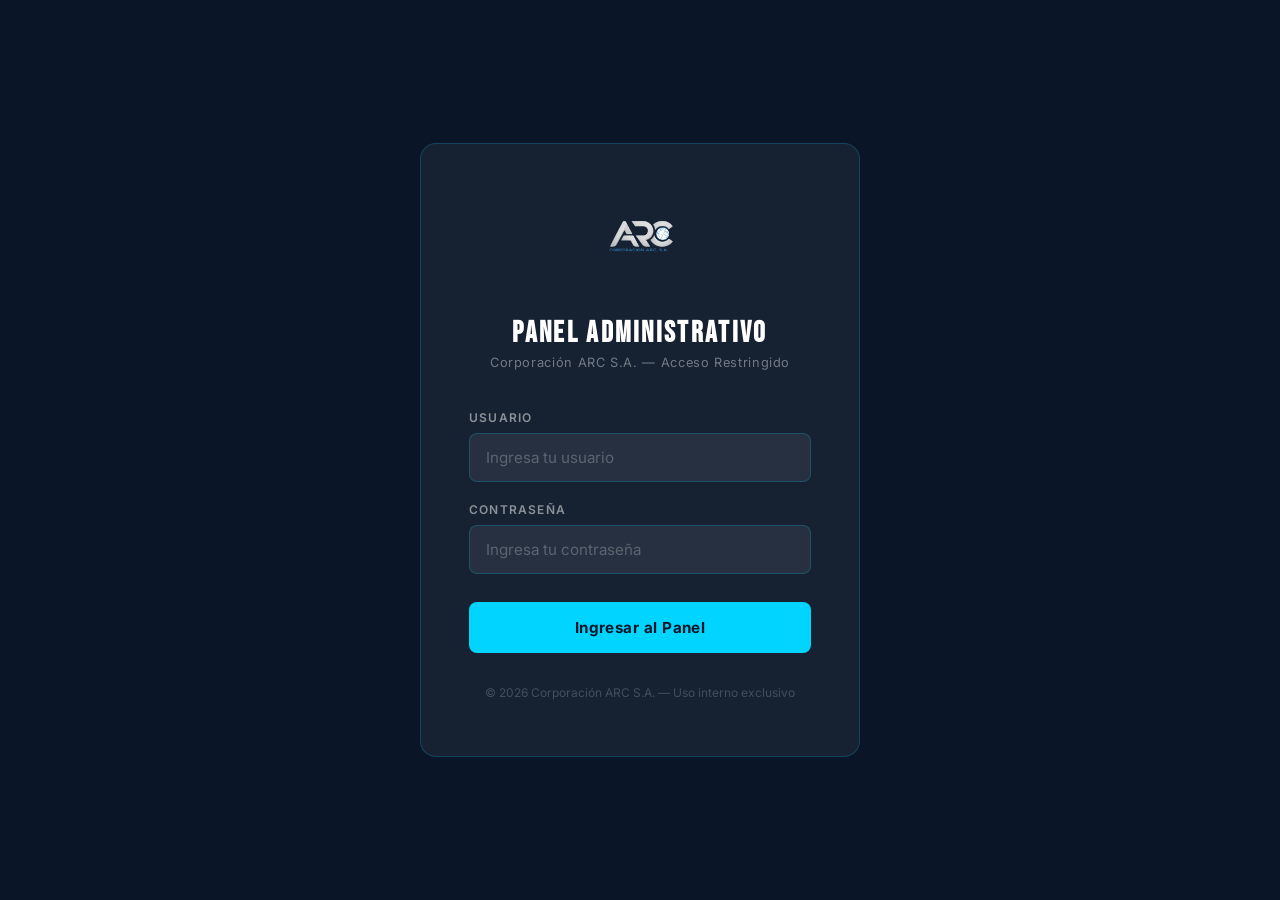
<file: admin/index.html>
<!DOCTYPE html>
<html lang="es">
<head>
  <meta charset="UTF-8">
  <meta name="viewport" content="width=device-width, initial-scale=1.0">
  <meta name="robots" content="noindex, nofollow">
  <title>Admin — Corporación ARC S.A.</title>
  <link rel="icon" href="../assets/images/favicon.png">
  <link rel="preconnect" href="https://fonts.googleapis.com">
  <link href="https://fonts.googleapis.com/css2?family=Bebas+Neue&family=Inter:wght@300;400;500;600;700&display=swap" rel="stylesheet">
  <style>
    *, *::before, *::after { margin: 0; padding: 0; box-sizing: border-box; }

    body {
      font-family: 'Inter', sans-serif;
      background: #0A1628;
      min-height: 100vh;
      display: flex;
      align-items: center;
      justify-content: center;
      padding: 24px;
    }

    .login-card {
      background: rgba(255,255,255,0.05);
      border: 1px solid rgba(0,212,255,0.2);
      border-radius: 16px;
      padding: 56px 48px;
      width: 100%;
      max-width: 440px;
    }

    .login-logo {
      text-align: center;
      margin-bottom: 40px;
    }

    .login-logo img {
      height: 72px;
      width: auto;
      object-fit: contain;
    }

    .login-title {
      font-family: 'Bebas Neue', sans-serif;
      font-size: 1.8rem;
      letter-spacing: 0.08em;
      color: #ffffff;
      text-align: center;
      margin-bottom: 4px;
    }

    .login-subtitle {
      font-size: 0.8rem;
      color: rgba(255,255,255,0.4);
      text-align: center;
      margin-bottom: 40px;
      letter-spacing: 0.05em;
    }

    .form-group {
      margin-bottom: 20px;
    }

    .form-group label {
      display: block;
      font-size: 0.75rem;
      font-weight: 600;
      letter-spacing: 0.1em;
      text-transform: uppercase;
      color: rgba(255,255,255,0.5);
      margin-bottom: 8px;
    }

    .form-group input {
      width: 100%;
      background: rgba(255,255,255,0.07);
      border: 1px solid rgba(0,212,255,0.2);
      border-radius: 8px;
      padding: 14px 16px;
      color: #ffffff;
      font-family: 'Inter', sans-serif;
      font-size: 0.95rem;
      outline: none;
      transition: border-color 0.3s, box-shadow 0.3s;
    }

    .form-group input:focus {
      border-color: #00D4FF;
      box-shadow: 0 0 0 3px rgba(0,212,255,0.1);
    }

    .form-group input::placeholder {
      color: rgba(255,255,255,0.25);
    }

    .btn-login {
      width: 100%;
      background: #00D4FF;
      color: #0A1628;
      font-family: 'Inter', sans-serif;
      font-size: 0.95rem;
      font-weight: 700;
      padding: 16px;
      border: none;
      border-radius: 8px;
      cursor: pointer;
      transition: background 0.3s, transform 0.2s;
      margin-top: 8px;
      letter-spacing: 0.03em;
    }

    .btn-login:hover {
      background: #45e3ff;
      transform: translateY(-1px);
    }

    .btn-login:active {
      transform: translateY(0);
    }

    .error-msg {
      background: rgba(255,80,80,0.1);
      border: 1px solid rgba(255,80,80,0.4);
      color: #ff8080;
      border-radius: 8px;
      padding: 12px 16px;
      font-size: 0.85rem;
      text-align: center;
      margin-top: 16px;
      display: none;
    }

    .error-msg.show {
      display: block;
    }

    .login-footer {
      text-align: center;
      margin-top: 32px;
      font-size: 0.75rem;
      color: rgba(255,255,255,0.2);
    }

    @media (max-width: 480px) {
      .login-card { padding: 40px 24px; }
    }
  </style>
</head>
<body>

  <div class="login-card">

    <div class="login-logo">
      <img src="../assets/images/logo-arc.png" alt="Corporación ARC S.A.">
    </div>

    <h1 class="login-title">Panel Administrativo</h1>
    <p class="login-subtitle">Corporación ARC S.A. — Acceso Restringido</p>

    <div class="form-group">
      <label for="usuario">Usuario</label>
      <input type="text" id="usuario" placeholder="Ingresa tu usuario" autocomplete="username">
    </div>

    <div class="form-group">
      <label for="password">Contraseña</label>
      <input type="password" id="password" placeholder="Ingresa tu contraseña" autocomplete="current-password">
    </div>

    <button class="btn-login" onclick="doLogin()">Ingresar al Panel</button>

    <div class="error-msg" id="errorMsg">
      Usuario o contraseña incorrectos. Intenta de nuevo.
    </div>

    <div class="login-footer">
      © 2026 Corporación ARC S.A. — Uso interno exclusivo
    </div>

  </div>

  <script>
    // Verificar si ya está logueado
    if (sessionStorage.getItem('arc_admin') === 'true') {
      window.location.href = 'dashboard.html';
    }

    // Enter para hacer login
    document.addEventListener('keydown', function(e) {
      if (e.key === 'Enter') doLogin();
    });

    function doLogin() {
      const usuario  = document.getElementById('usuario').value.trim();
      const password = document.getElementById('password').value.trim();
      const errorMsg = document.getElementById('errorMsg');

      if (
        usuario  === 'EmpARCSA@25021992.1' &&
        password === 'ARCSA@300520.26'
      ) {
        sessionStorage.setItem('arc_admin', 'true');
        window.location.href = 'dashboard.html';
      } else {
        errorMsg.classList.add('show');
        document.getElementById('password').value = '';
        document.getElementById('password').focus();
      }
    }
  </script>

</body>
</html>
</file>
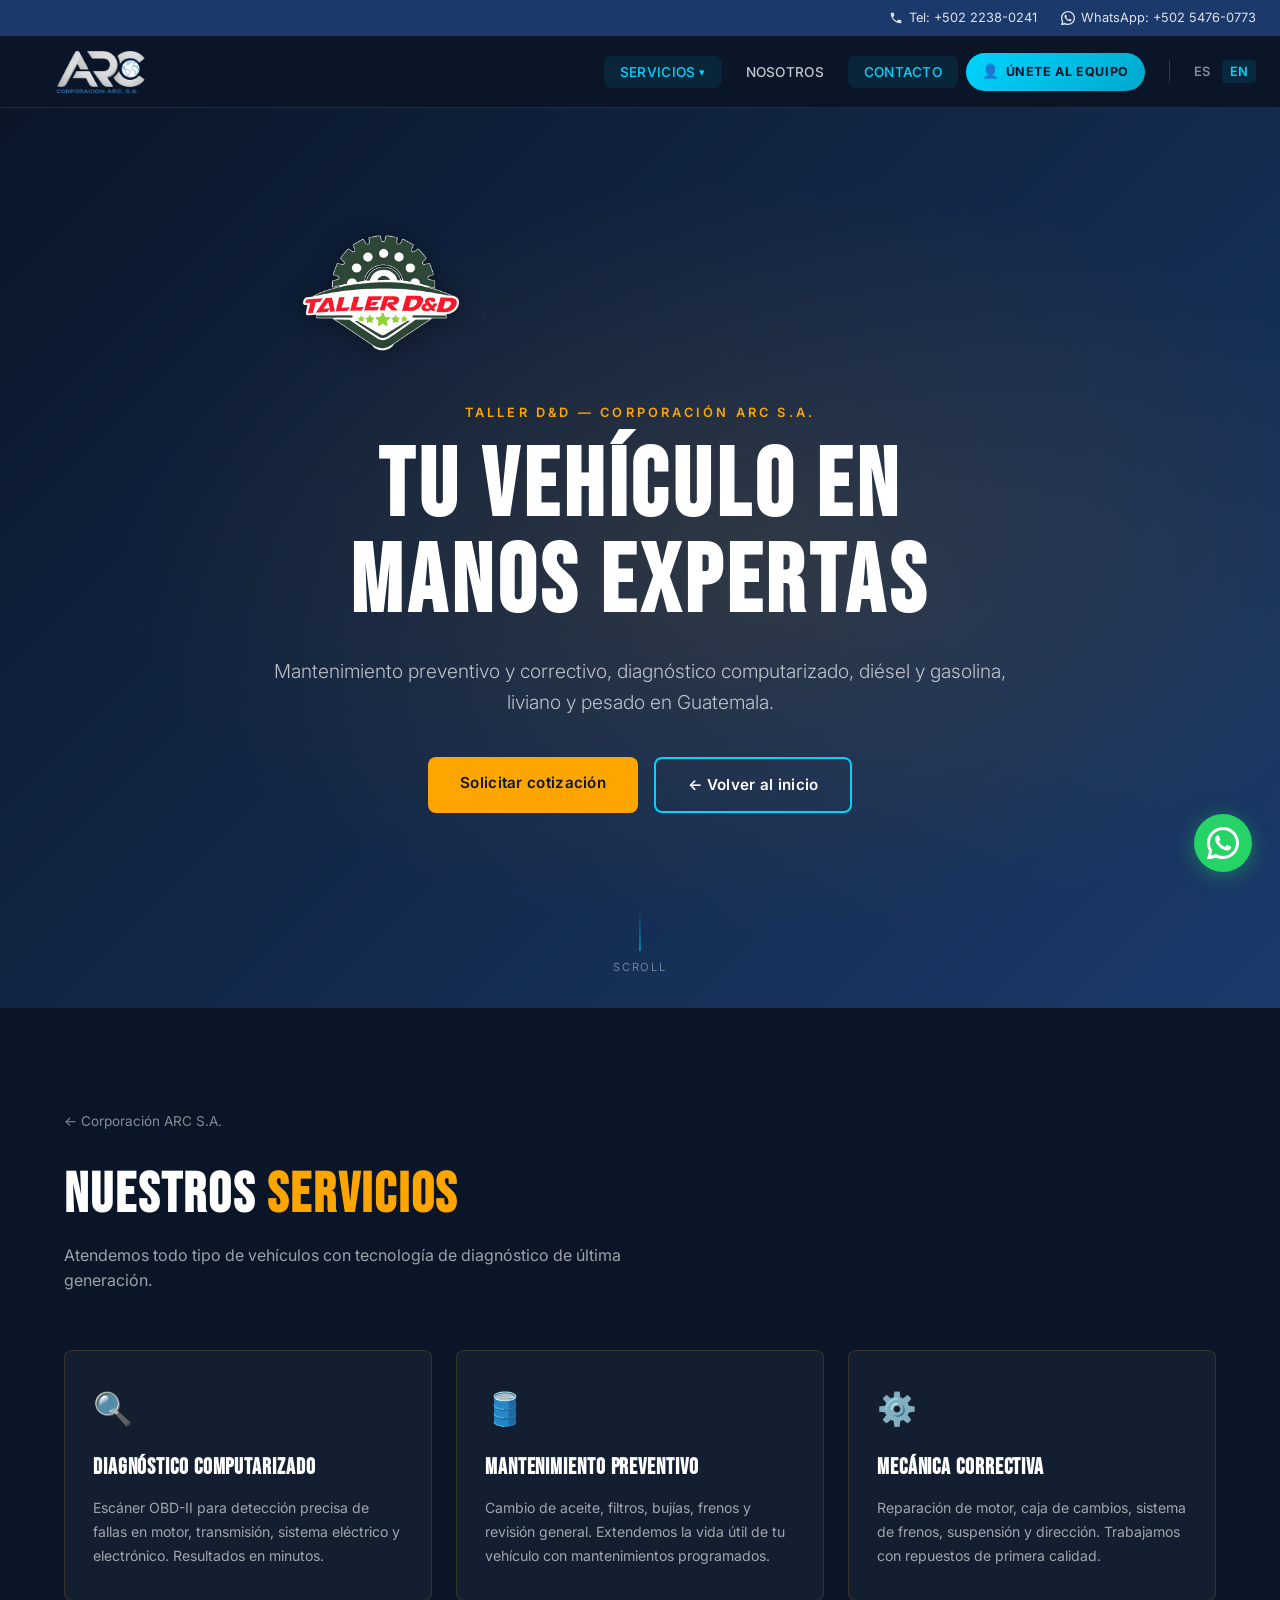
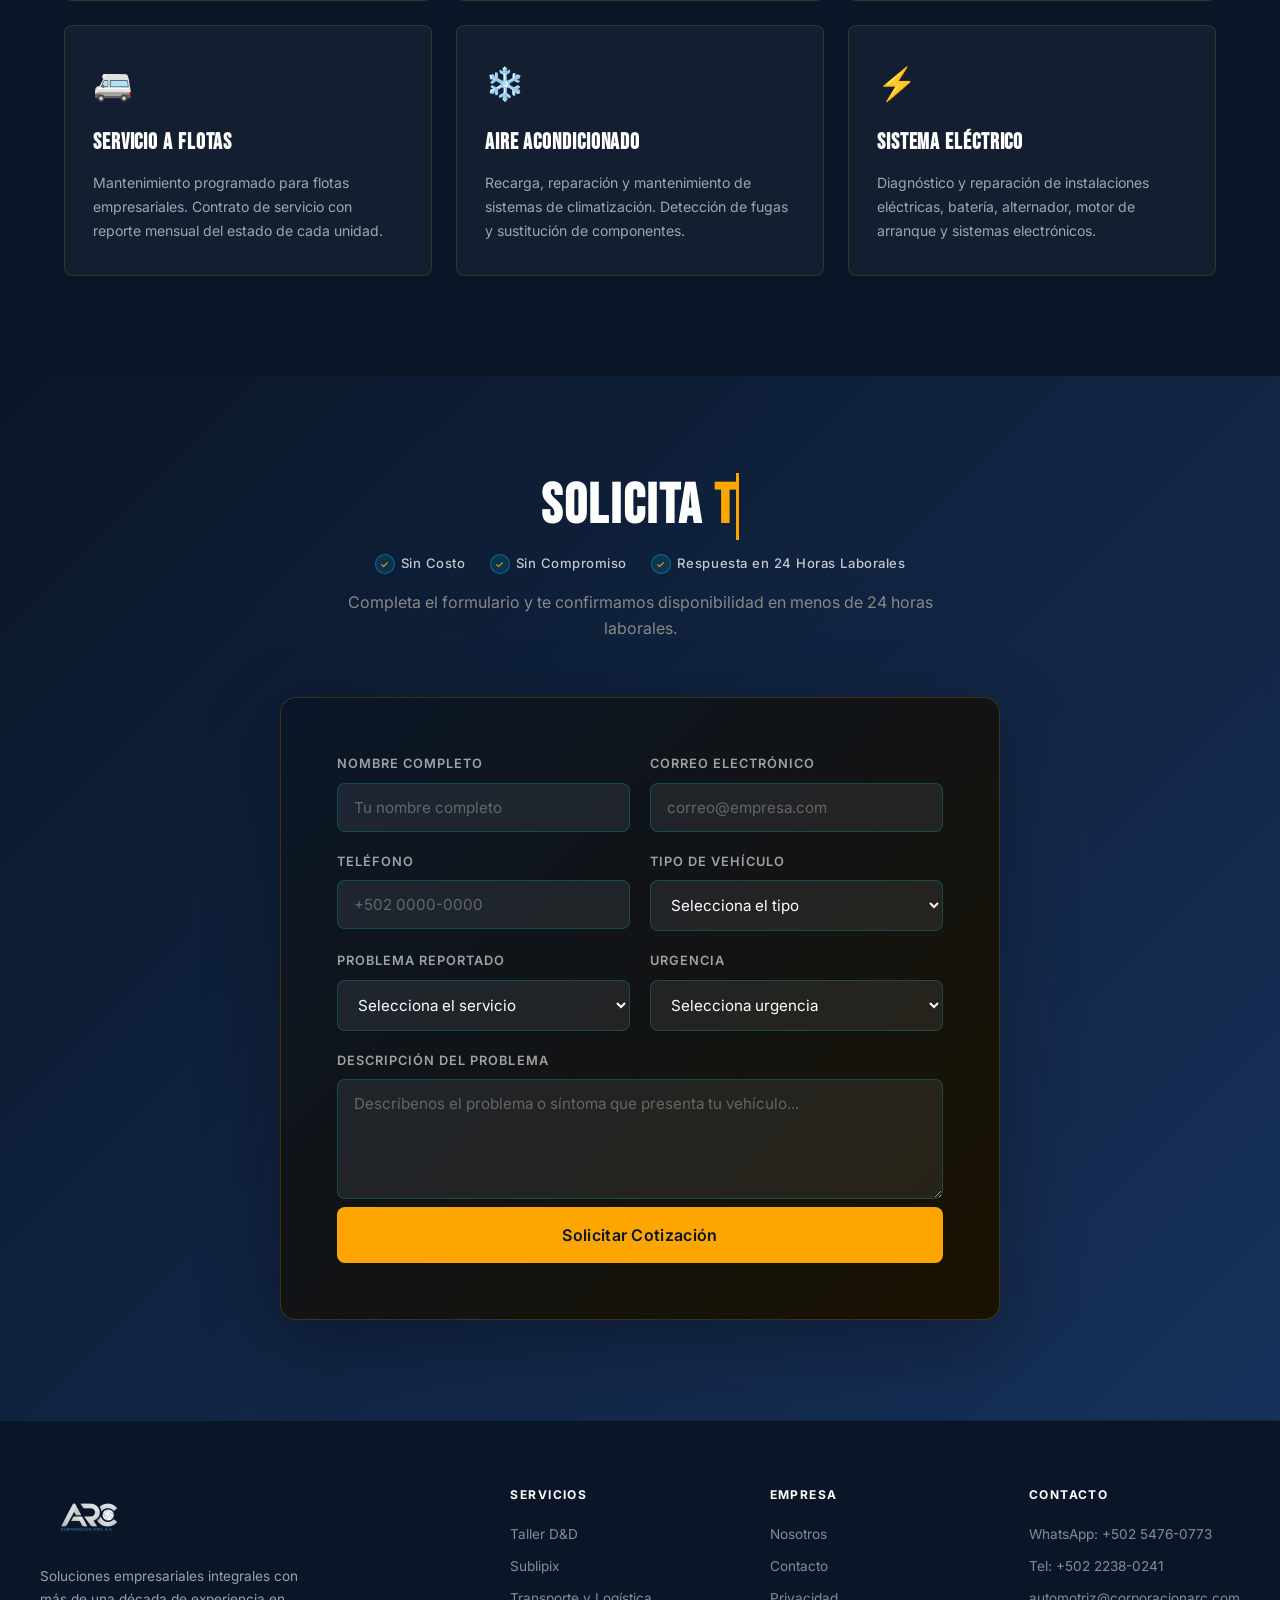
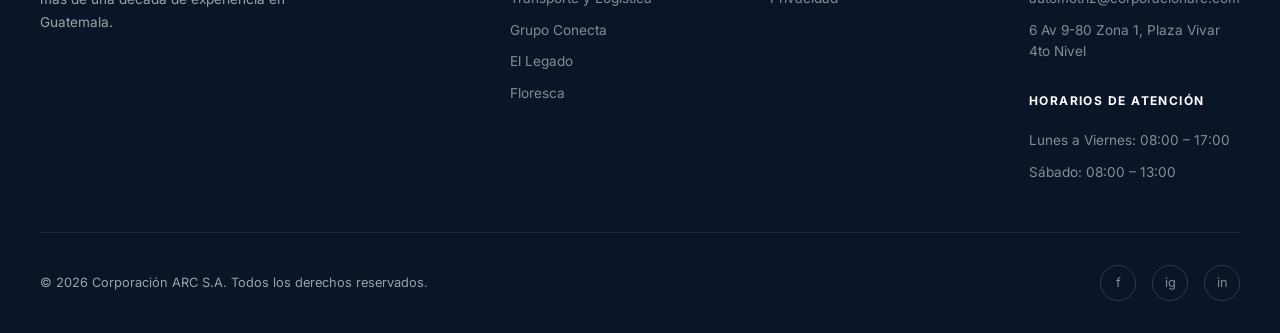
<file: acr-automotriz.html>
<!DOCTYPE html>
<html lang="es">
<head>
  <meta charset="UTF-8">
  <meta name="viewport" content="width=device-width, initial-scale=1.0">
  <meta name="description" content="Taller D&D — Taller mecánico especializado en Guatemala. Mantenimiento preventivo y correctivo, diagnóstico computarizado, diésel y gasolina, liviano y pesado en Guatemala.">
  <meta name="robots" content="index, follow">
  <meta property="og:title" content="Taller D&D — Corporación ARC S.A.">
  <meta property="og:type" content="website">
  <meta name="theme-color" content="#0A1628">
  <link rel="icon" href="assets/images/favicon.png">
  <title>Taller D&D — Corporación ARC S.A.</title>

  <link rel="preconnect" href="https://fonts.googleapis.com">
  <link rel="preconnect" href="https://fonts.gstatic.com" crossorigin>
  <link href="https://fonts.googleapis.com/css2?family=Bebas+Neue&family=Inter:wght@300;400;500;600;700&display=swap" rel="stylesheet">
  <link href="https://unpkg.com/aos@2.3.4/dist/aos.css" rel="stylesheet">
  <link rel="stylesheet" href="assets/css/main.css">
  <link rel="stylesheet" href="assets/css/responsive.css">

  <style>
    .hero--division {
      background: linear-gradient(135deg, #0A1628 0%, #1a1200 60%, #2a1e00 100%);
    }
    .hero--division .hero__bg::after {
      background: radial-gradient(ellipse at 60% 50%, rgba(255,160,0,0.12) 0%, transparent 60%);
    }
    .division-accent { color: #FFA500; }
    .btn--division {
      background-color: #FFA500;
      color: #0A1628;
    }
    .btn--division:hover {
      background-color: #ffbe45;
      transform: translateY(-2px);
      box-shadow: 0 8px 40px rgba(255,165,0,0.25);
    }
    .service-detail {
      display: grid;
      grid-template-columns: repeat(auto-fit, minmax(280px, 1fr));
      gap: 24px;
      margin-top: 48px;
    }
    .detail-card {
      background: rgba(255,255,255,0.04);
      border: 1px solid rgba(255,165,0,0.15);
      border-radius: 8px;
      padding: 32px 28px;
      transition: border-color 0.3s ease, transform 0.3s ease;
    }
    .detail-card:hover {
      border-color: #FFA500;
      transform: translateY(-4px);
    }
    .detail-card__icon { font-size: 2rem; margin-bottom: 16px; display: block; }
    .detail-card__title {
      font-family: 'Bebas Neue', sans-serif;
      font-size: 1.4rem;
      letter-spacing: 0.04em;
      color: #fff;
      margin-bottom: 10px;
    }
    .detail-card__text { font-size: 0.88rem; color: rgba(255,255,255,0.6); line-height: 1.7; }
    .leads-form--division {
      background: linear-gradient(135deg, #0A1628 0%, #1a1200 100%);
      border-color: rgba(255,165,0,0.2);
    }
    .leads-form--division input:focus,
    .leads-form--division select:focus,
    .leads-form--division textarea:focus {
      border-color: #FFA500;
      box-shadow: 0 0 0 3px rgba(255,165,0,0.12);
    }
    .back-link {
      display: inline-flex;
      align-items: center;
      gap: 8px;
      color: rgba(255,255,255,0.5);
      font-size: 0.85rem;
      margin-bottom: 32px;
      transition: color 0.3s ease;
    }
    .back-link:hover { color: #FFA500; }
    .hero__division-logo {
      height: 160px;
      width: auto;
      max-width: 360px;
      object-fit: contain;
      margin-bottom: 20px;
      display: block;
      filter: drop-shadow(0 2px 12px rgba(0,0,0,0.4));
    }
  </style>
</head>
<body>

  <div class="curtain" aria-hidden="true"></div>

  <!-- TOPBAR -->
  <div class="topbar">
    <a href="tel:+50222380241" class="topbar__link">
      <svg viewBox="0 0 24 24" xmlns="http://www.w3.org/2000/svg"><path d="M6.6 10.8c1.4 2.8 3.8 5.1 6.6 6.6l2.2-2.2c.3-.3.7-.4 1-.2 1.1.4 2.3.6 3.6.6.6 0 1 .4 1 1V20c0 .6-.4 1-1 1C10.6 21 3 13.4 3 4c0-.6.4-1 1-1h3.5c.6 0 1 .4 1 1 0 1.3.2 2.5.6 3.6.1.3 0 .7-.2 1L6.6 10.8z"/></svg>
      <span>Tel: +502 2238-0241</span>
    </a>
    <a href="https://wa.me/50254760773" target="_blank" rel="noopener" class="topbar__link">
      <svg viewBox="0 0 24 24" xmlns="http://www.w3.org/2000/svg"><path d="M17.472 14.382c-.297-.149-1.758-.867-2.03-.967-.273-.099-.471-.148-.67.15-.197.297-.767.966-.94 1.164-.173.199-.347.223-.644.075-.297-.15-1.255-.463-2.39-1.475-.883-.788-1.48-1.761-1.653-2.059-.173-.297-.018-.458.13-.606.134-.133.298-.347.446-.52.149-.174.198-.298.298-.497.099-.198.05-.371-.025-.52-.075-.149-.669-1.612-.916-2.207-.242-.579-.487-.5-.669-.51-.173-.008-.371-.01-.57-.01-.198 0-.52.074-.792.372-.272.297-1.04 1.016-1.04 2.479 0 1.462 1.065 2.875 1.213 3.074.149.198 2.096 3.2 5.077 4.487.709.306 1.262.489 1.694.625.712.227 1.36.195 1.871.118.571-.085 1.758-.719 2.006-1.413.248-.694.248-1.289.173-1.413-.074-.124-.272-.198-.57-.347z"/><path d="M12 0C5.373 0 0 5.373 0 12c0 2.127.558 4.126 1.532 5.858L.057 23.571a.75.75 0 00.921.921l5.713-1.475A11.943 11.943 0 0012 24c6.627 0 12-5.373 12-12S18.627 0 12 0zm0 21.75a9.705 9.705 0 01-4.95-1.355l-.355-.211-3.688.951.972-3.585-.232-.369A9.718 9.718 0 012.25 12C2.25 6.615 6.615 2.25 12 2.25S21.75 6.615 21.75 12 17.385 21.75 12 21.75z"/></svg>
      <span>WhatsApp: +502 5476-0773</span>
    </a>
  </div>

  <!-- NAVBAR -->
  <nav class="navbar" role="navigation" aria-label="Navegación principal">
    <a href="index.html" class="navbar__logo" data-curtain>
      <img src="assets/images/logo-arc.png" alt="Corporación ARC S.A." class="navbar__logo-img">
    </a>
    <ul class="navbar__menu" id="navMenu" role="list">
      <li class="navbar__dropdown-wrap">
        <button class="navbar__link navbar__dropdown-btn active" aria-expanded="false" aria-haspopup="true">
          Servicios <span class="navbar__arrow">▾</span>
        </button>
        <ul class="navbar__dropdown" role="menu">
          <li><a href="acr-automotriz.html" class="navbar__dropdown-link active">Taller D&D</a></li>
          <li><a href="acr-print.html"      class="navbar__dropdown-link" data-curtain>Sublipix</a></li>
          <li><a href="acr-logistics.html"  class="navbar__dropdown-link" data-curtain>Transporte y Logística</a></li>
          <li><a href="acr-talent.html"     class="navbar__dropdown-link" data-curtain>Grupo Conecta</a></li>
          <li><a href="el-legado.html"      class="navbar__dropdown-link" data-curtain>El Legado</a></li>
          <li><a href="floresca.html"       class="navbar__dropdown-link" data-curtain>Floresca</a></li>
        </ul>
      </li>
      <li><a href="index.html#nosotros"   class="navbar__link" data-curtain>Nosotros</a></li>
      <li><a href="#contacto"             class="navbar__link">Contacto</a></li>
      <li><a href="postulacion.html" class="navbar__join">Únete al equipo</a></li>
      <li class="navbar__lang" role="group" aria-label="Idioma">
        <button data-lang="es" class="active">ES</button>
        <button data-lang="en">EN</button>
      </li>
    </ul>
    <button class="navbar__hamburger" id="hamburger" aria-label="Abrir menú" aria-expanded="false" aria-controls="navMenu">
      <span></span><span></span><span></span>
    </button>
  </nav>

  <!-- HERO -->
  <section class="hero hero--division" aria-label="Taller D&D">
    <div class="hero__bg"></div>
    <div class="hero__content">
      <img src="assets/images/logo-taller-dd-linea.png" alt="Taller D&D" class="hero__division-logo">
      <p class="hero__eyebrow division-accent">Taller D&D — Corporación ARC S.A.</p>
      <h1 class="hero__title">Tu vehículo en<br>manos expertas</h1>
      <p class="hero__subtitle">Mantenimiento preventivo y correctivo, diagnóstico computarizado, diésel y gasolina, liviano y pesado en Guatemala.</p>
      <div class="hero__cta">
        <a href="#contacto" class="btn btn--division magnetic">Solicitar cotización</a>
        <a href="index.html" class="btn btn--outline magnetic" data-curtain>← Volver al inicio</a>
      </div>
    </div>
    <div class="hero__scroll" aria-hidden="true"><span>Scroll</span></div>
  </section>

  <!-- SERVICIOS DETALLE -->
  <section class="section section--dark" id="servicios" aria-label="Servicios de Taller D&D">
    <div class="container">
      <a href="index.html" class="back-link" data-curtain>← Corporación ARC S.A.</a>
      <h2 class="section-title" data-aos="fade-up">Nuestros <span class="division-accent">Servicios</span></h2>
      <p class="section-subtitle" data-aos="fade-up" data-aos-delay="100">
        Atendemos todo tipo de vehículos con tecnología de diagnóstico de última generación.
      </p>
      <div class="service-detail">
        <div class="detail-card" data-aos="fade-up" data-aos-delay="0">
          <span class="detail-card__icon">🔍</span>
          <h3 class="detail-card__title">Diagnóstico Computarizado</h3>
          <p class="detail-card__text">Escáner OBD-II para detección precisa de fallas en motor, transmisión, sistema eléctrico y electrónico. Resultados en minutos.</p>
        </div>
        <div class="detail-card" data-aos="fade-up" data-aos-delay="100">
          <span class="detail-card__icon">🛢️</span>
          <h3 class="detail-card__title">Mantenimiento Preventivo</h3>
          <p class="detail-card__text">Cambio de aceite, filtros, bujías, frenos y revisión general. Extendemos la vida útil de tu vehículo con mantenimientos programados.</p>
        </div>
        <div class="detail-card" data-aos="fade-up" data-aos-delay="200">
          <span class="detail-card__icon">⚙️</span>
          <h3 class="detail-card__title">Mecánica Correctiva</h3>
          <p class="detail-card__text">Reparación de motor, caja de cambios, sistema de frenos, suspensión y dirección. Trabajamos con repuestos de primera calidad.</p>
        </div>
        <div class="detail-card" data-aos="fade-up" data-aos-delay="300">
          <span class="detail-card__icon">🚐</span>
          <h3 class="detail-card__title">Servicio a Flotas</h3>
          <p class="detail-card__text">Mantenimiento programado para flotas empresariales. Contrato de servicio con reporte mensual del estado de cada unidad.</p>
        </div>
        <div class="detail-card" data-aos="fade-up" data-aos-delay="400">
          <span class="detail-card__icon">❄️</span>
          <h3 class="detail-card__title">Aire Acondicionado</h3>
          <p class="detail-card__text">Recarga, reparación y mantenimiento de sistemas de climatización. Detección de fugas y sustitución de componentes.</p>
        </div>
        <div class="detail-card" data-aos="fade-up" data-aos-delay="500">
          <span class="detail-card__icon">⚡</span>
          <h3 class="detail-card__title">Sistema Eléctrico</h3>
          <p class="detail-card__text">Diagnóstico y reparación de instalaciones eléctricas, batería, alternador, motor de arranque y sistemas electrónicos.</p>
        </div>
      </div>
    </div>
  </section>

  <!-- FORMULARIO DE LEADS -->
  <section class="section section--cotizacion" id="contacto" aria-label="Solicitar cita Taller D&D">
    <div class="section--cotizacion__bg" aria-hidden="true"></div>
    <div class="container">
      <div class="cotizacion-header" data-aos="fade-up">
        <h2 class="section-title cotizacion-title" style="color:#fff;">
          Solicita <span class="cotizacion-typewriter division-accent" id="cotizacionTypewriter">tu Cita</span>
        </h2>
        <div class="cotizacion-benefits">
          <span class="cotizacion-benefit"><span class="cotizacion-check" style="color:#FFA500;">✓</span> Sin Costo</span>
          <span class="cotizacion-benefit"><span class="cotizacion-check" style="color:#FFA500;">✓</span> Sin Compromiso</span>
          <span class="cotizacion-benefit"><span class="cotizacion-check" style="color:#FFA500;">✓</span> Respuesta en 24 Horas Laborales</span>
        </div>
      </div>
      <p class="section-subtitle" data-aos="fade-up" data-aos-delay="100">
        Completa el formulario y te confirmamos disponibilidad en menos de 24 horas laborales.
      </p>
      <div data-aos="fade-up" data-aos-delay="200">
        <form class="leads-form leads-form-el leads-form--division" name="leads-automotriz" method="POST" data-netlify="true" netlify-honeypot="bot-field" novalidate>
          <input type="hidden" name="form-name" value="leads-automotriz">
          <input type="hidden" name="division" value="Taller D&D">
          <div class="form-honeypot" aria-hidden="true">
            <input type="text" name="bot-field" tabindex="-1" autocomplete="off">
          </div>
          <div class="form-grid">
            <div class="form-group">
              <label for="nombre">Nombre completo</label>
              <input type="text" id="nombre" name="nombre" placeholder="Tu nombre completo" required autocomplete="name" maxlength="100">
            </div>
            <div class="form-group">
              <label for="correo">Correo electrónico</label>
              <input type="email" id="correo" name="correo" placeholder="correo@empresa.com" required autocomplete="email" maxlength="150">
            </div>
            <div class="form-group">
              <label for="telefono">Teléfono</label>
              <input type="tel" id="telefono" name="telefono" placeholder="+502 0000-0000" required autocomplete="tel" maxlength="20">
            </div>
            <div class="form-group">
              <label for="vehiculo">Tipo de vehículo</label>
              <select id="vehiculo" name="vehiculo" required>
                <option value="">Selecciona el tipo</option>
                <option value="sedan">Sedán / Hatchback</option>
                <option value="suv">SUV / Pickup</option>
                <option value="camion">Camión / Furgón</option>
                <option value="moto">Motocicleta</option>
                <option value="flota">Flota empresarial</option>
              </select>
            </div>
            <div class="form-group">
              <label for="problema">Problema reportado</label>
              <select id="problema" name="problema" required>
                <option value="">Selecciona el servicio</option>
                <option value="diagnostico">Diagnóstico general</option>
                <option value="mantenimiento">Mantenimiento preventivo</option>
                <option value="frenos">Sistema de frenos</option>
                <option value="motor">Motor / Transmisión</option>
                <option value="electrico">Sistema eléctrico</option>
                <option value="ac">Aire acondicionado</option>
                <option value="otro">Otro</option>
              </select>
            </div>
            <div class="form-group">
              <label for="urgencia">Urgencia</label>
              <select id="urgencia" name="urgencia" required>
                <option value="">Selecciona urgencia</option>
                <option value="hoy">Hoy mismo</option>
                <option value="semana">Esta semana</option>
                <option value="programar">Programar fecha</option>
              </select>
            </div>
            <div class="form-group form-group--full">
              <label for="mensaje">Descripción del problema</label>
              <textarea id="mensaje" name="mensaje" placeholder="Descríbenos el problema o síntoma que presenta tu vehículo..." required maxlength="1000" rows="4"></textarea>
            </div>
          </div>
          <button type="submit" class="btn btn--division form-submit magnetic btn--shimmer">Solicitar Cotización</button>
          <div class="form-message" role="alert" aria-live="polite"></div>
        </form>
      </div>
    </div>
  </section>

  <!-- FOOTER -->
  <footer class="footer" role="contentinfo">
    <div class="footer__grid">
      <div>
        <div class="footer__brand-logo">
          <img src="assets/images/logo-arc.png" alt="Corporación ARC S.A." class="footer__logo-img">
        </div>
        <p class="footer__brand-text">Soluciones empresariales integrales con más de una década de experiencia en Guatemala.</p>
      </div>
      <div>
        <h4 class="footer__heading">Servicios</h4>
        <ul class="footer__links">
          <li><a href="acr-automotriz.html">Taller D&D</a></li>
          <li><a href="acr-print.html" data-curtain>Sublipix</a></li>
          <li><a href="acr-logistics.html" data-curtain>Transporte y Logística</a></li>
          <li><a href="acr-talent.html" data-curtain>Grupo Conecta</a></li>
          <li><a href="el-legado.html" data-curtain>El Legado</a></li>
          <li><a href="floresca.html" data-curtain>Floresca</a></li>
        </ul>
      </div>
      <div>
        <h4 class="footer__heading">Empresa</h4>
        <ul class="footer__links">
          <li><a href="index.html#nosotros" data-curtain>Nosotros</a></li>
          <li><a href="index.html#info-contacto">Contacto</a></li>
          <li><a href="privacidad.html">Privacidad</a></li>
        </ul>
      </div>
      <div>
        <h4 class="footer__heading">Contacto</h4>
        <ul class="footer__links">
          <li><a href="https://wa.me/50254760773" target="_blank" rel="noopener">WhatsApp: +502 5476-0773</a></li>
          <li><a href="tel:+50222380241">Tel: +502 2238-0241</a></li>
          <li><a href="mailto:automotriz@corporacionarc.com">automotriz@corporacionarc.com</a></li>
          <li>6 Av 9-80 Zona 1, Plaza Vivar 4to Nivel</li>
        </ul>
        <h4 class="footer__heading footer__heading--horarios">Horarios de Atención</h4>
        <ul class="footer__links footer__horarios">
          <li>Lunes a Viernes: 08:00 – 17:00</li>
          <li>Sábado: 08:00 – 13:00</li>
        </ul>
      </div>
    </div>
    <div class="footer__bottom">
      <span>© 2026 Corporación ARC S.A. Todos los derechos reservados.</span>
      <div class="footer__social" aria-label="Redes sociales">
        <a href="#" aria-label="Facebook" rel="noopener">f</a>
        <a href="#" aria-label="Instagram" rel="noopener">ig</a>
        <a href="#" aria-label="LinkedIn" rel="noopener">in</a>
      </div>
    </div>
  </footer>

  <script src="https://unpkg.com/aos@2.3.4/dist/aos.js"></script>
  <script src="assets/js/main.js"></script>
  <script src="assets/js/i18n.js"></script>
  <script src="assets/js/leads.js"></script>
  <a href="https://wa.me/50254760773" target="_blank" rel="noopener" class="whatsapp-float" aria-label="Contactar por WhatsApp">
    <svg viewBox="0 0 24 24" xmlns="http://www.w3.org/2000/svg"><path d="M17.472 14.382c-.297-.149-1.758-.867-2.03-.967-.273-.099-.471-.148-.67.15-.197.297-.767.966-.94 1.164-.173.199-.347.223-.644.075-.297-.15-1.255-.463-2.39-1.475-.883-.788-1.48-1.761-1.653-2.059-.173-.297-.018-.458.13-.606.134-.133.298-.347.446-.52.149-.174.198-.298.298-.497.099-.198.05-.371-.025-.52-.075-.149-.669-1.612-.916-2.207-.242-.579-.487-.5-.669-.51-.173-.008-.371-.01-.57-.01-.198 0-.52.074-.792.372-.272.297-1.04 1.016-1.04 2.479 0 1.462 1.065 2.875 1.213 3.074.149.198 2.096 3.2 5.077 4.487.709.306 1.262.489 1.694.625.712.227 1.36.195 1.871.118.571-.085 1.758-.719 2.006-1.413.248-.694.248-1.289.173-1.413-.074-.124-.272-.198-.57-.347zM12 0C5.373 0 0 5.373 0 12c0 2.127.558 4.126 1.532 5.858L.057 23.571a.75.75 0 00.921.921l5.713-1.475A11.943 11.943 0 0012 24c6.627 0 12-5.373 12-12S18.627 0 12 0zm0 21.75a9.705 9.705 0 01-4.95-1.355l-.355-.211-3.688.951.972-3.585-.232-.369A9.718 9.718 0 012.25 12C2.25 6.615 6.615 2.25 12 2.25S21.75 6.615 21.75 12 17.385 21.75 12 21.75z"/></svg>
  </a>
</body>
</html>
</file>
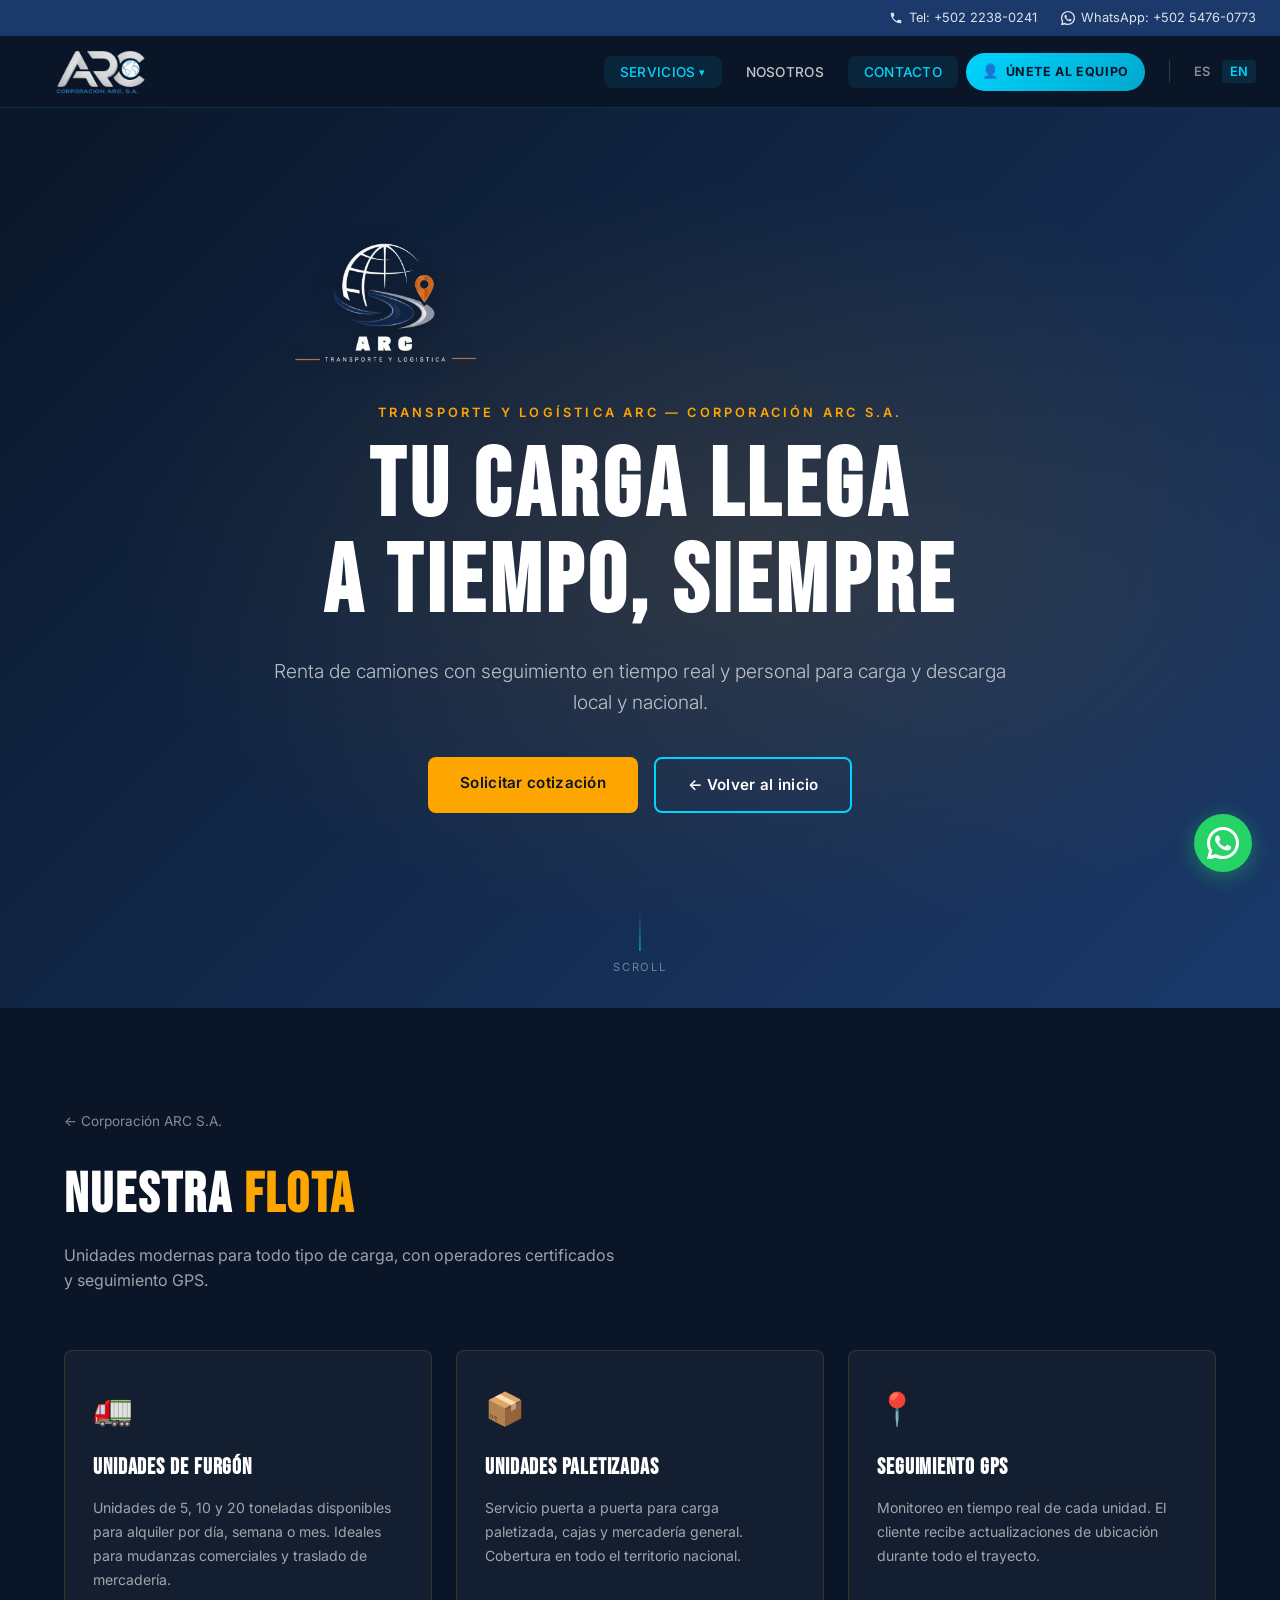
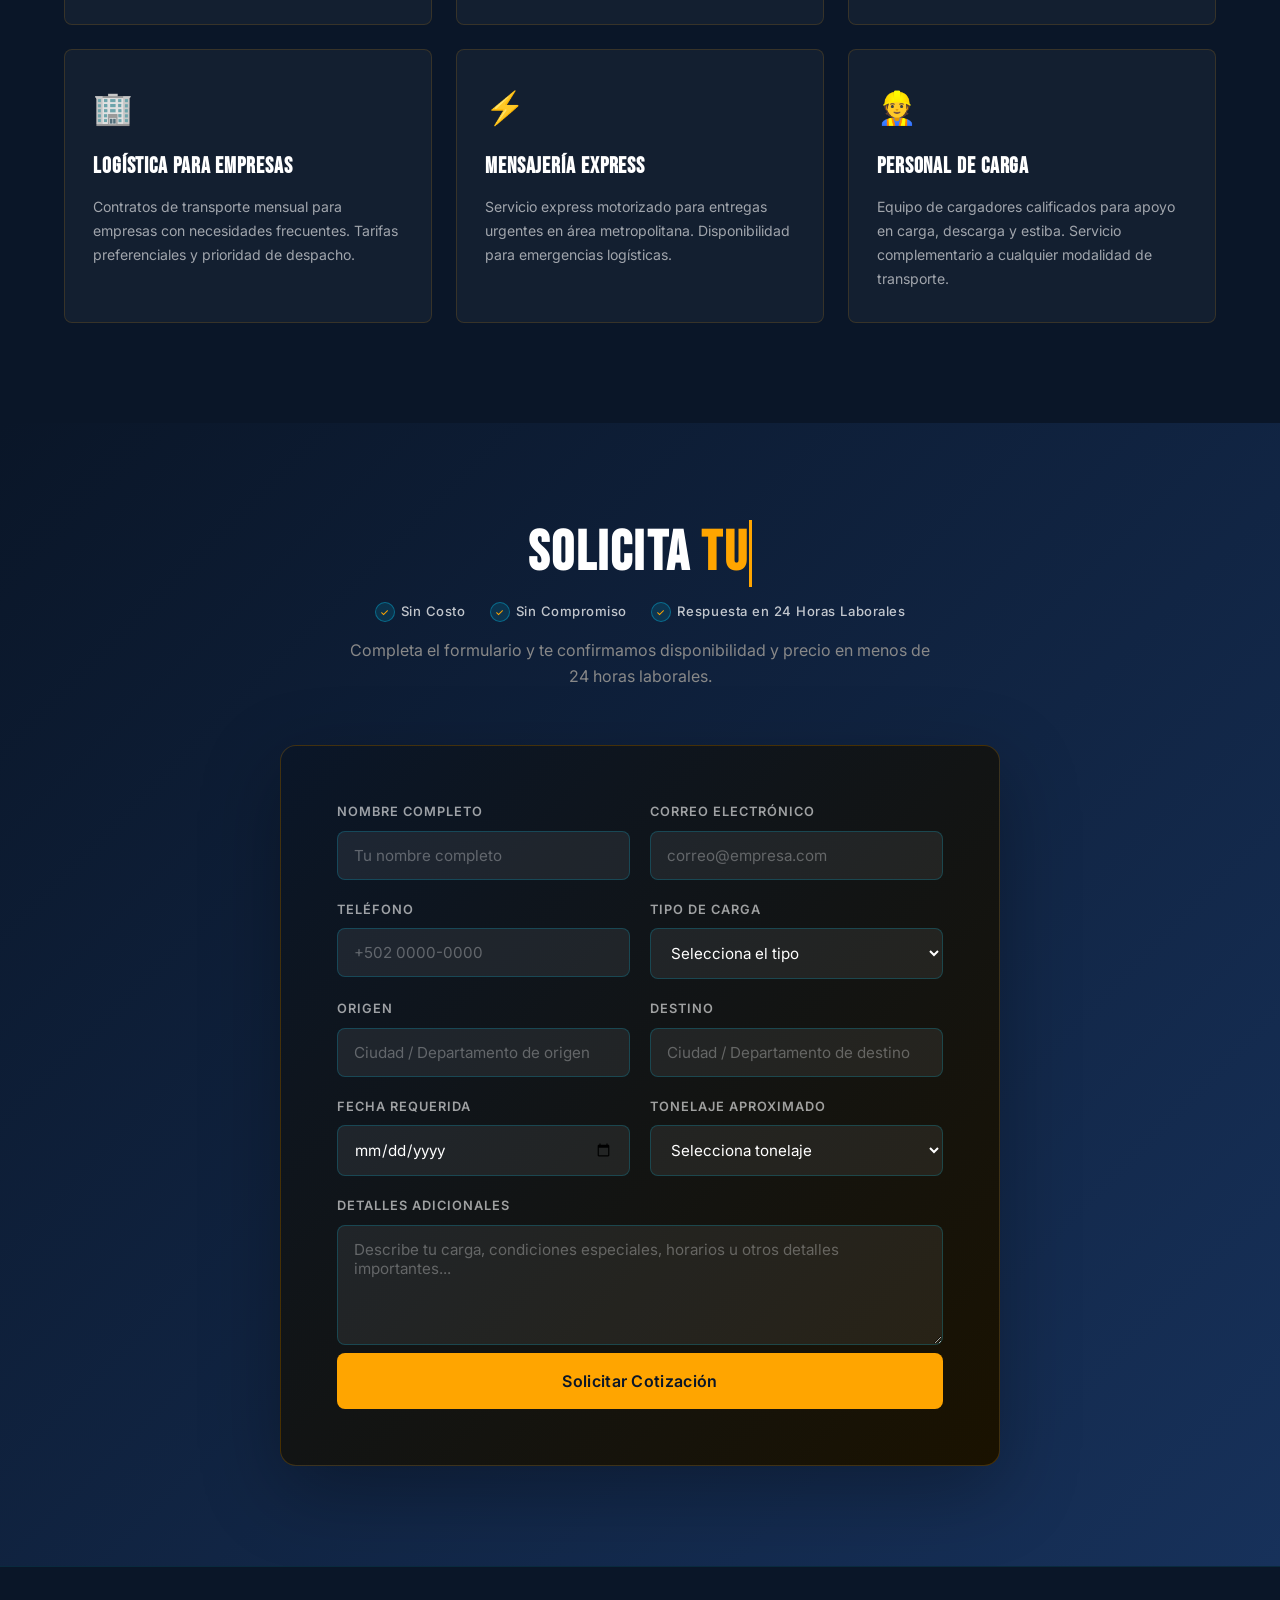
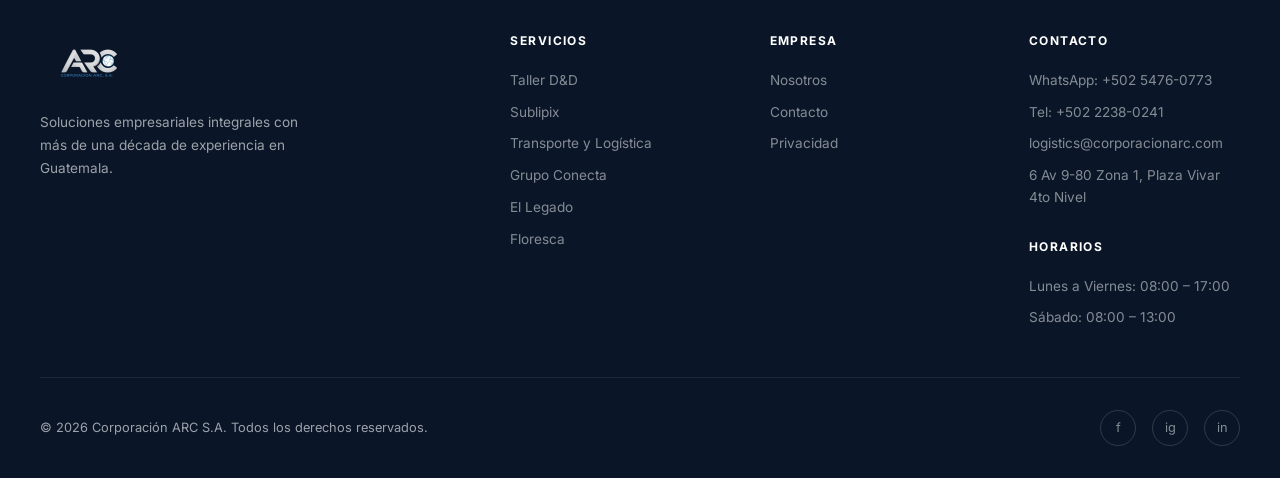
<file: acr-logistics.html>
<!DOCTYPE html>
<html lang="es">
<head>
  <meta charset="UTF-8">
  <meta name="viewport" content="width=device-width, initial-scale=1.0">
  <meta name="description" content="Transporte y Logística ARC — Renta de camiones con seguimiento en tiempo real y personal para carga y descarga local y nacional.">
  <meta name="robots" content="index, follow">
  <meta property="og:title" content="Transporte y Logística ARC — Corporación ARC S.A.">
  <meta property="og:type" content="website">
  <meta name="theme-color" content="#0A1628">
  <link rel="icon" href="assets/images/favicon.png">
  <title>Transporte y Logística ARC — Corporación ARC S.A.</title>
  <link rel="preconnect" href="https://fonts.googleapis.com">
  <link rel="preconnect" href="https://fonts.gstatic.com" crossorigin>
  <link href="https://fonts.googleapis.com/css2?family=Bebas+Neue&family=Inter:wght@300;400;500;600;700&display=swap" rel="stylesheet">
  <link href="https://unpkg.com/aos@2.3.4/dist/aos.css" rel="stylesheet">
  <link rel="stylesheet" href="assets/css/main.css">
  <link rel="stylesheet" href="assets/css/responsive.css">
  <style>
    .hero--division { background: linear-gradient(135deg, #0A1628 0%, #1a1200 60%, #2a1e00 100%); }
    .hero--division .hero__bg::after { background: radial-gradient(ellipse at 60% 50%, rgba(255,160,0,0.12) 0%, transparent 60%); }
    .division-accent { color: #FFA500; }
    .btn--division { background-color: #FFA500; color: #0A1628; }
    .btn--division:hover { background-color: #ffbe45; transform: translateY(-2px); box-shadow: 0 8px 40px rgba(255,165,0,0.25); }
    .service-detail { display: grid; grid-template-columns: repeat(auto-fit, minmax(280px, 1fr)); gap: 24px; margin-top: 48px; }
    .detail-card { background: rgba(255,255,255,0.04); border: 1px solid rgba(255,165,0,0.15); border-radius: 8px; padding: 32px 28px; transition: border-color 0.3s ease, transform 0.3s ease; }
    .detail-card:hover { border-color: #FFA500; transform: translateY(-4px); }
    .detail-card__icon { font-size: 2rem; margin-bottom: 16px; display: block; }
    .detail-card__title { font-family: 'Bebas Neue', sans-serif; font-size: 1.4rem; letter-spacing: 0.04em; color: #fff; margin-bottom: 10px; }
    .detail-card__text { font-size: 0.88rem; color: rgba(255,255,255,0.6); line-height: 1.7; }
    .leads-form--division { background: linear-gradient(135deg, #0A1628 0%, #1a1200 100%); border-color: rgba(255,165,0,0.2); }
    .leads-form--division input:focus, .leads-form--division select:focus, .leads-form--division textarea:focus { border-color: #FFA500; box-shadow: 0 0 0 3px rgba(255,165,0,0.12); }
    .back-link { display: inline-flex; align-items: center; gap: 8px; color: rgba(255,255,255,0.5); font-size: 0.85rem; margin-bottom: 32px; transition: color 0.3s ease; }
    .back-link:hover { color: #FFA500; }
    .hero__division-logo { height: 160px; width: auto; max-width: 360px; object-fit: contain; margin-bottom: 20px; display: block; filter: drop-shadow(0 2px 12px rgba(0,0,0,0.4)); }
  </style>
</head>
<body>
  <div class="curtain" aria-hidden="true"></div>
  <div class="topbar">
    <a href="tel:+50222380241" class="topbar__link"><svg viewBox="0 0 24 24" xmlns="http://www.w3.org/2000/svg"><path d="M6.6 10.8c1.4 2.8 3.8 5.1 6.6 6.6l2.2-2.2c.3-.3.7-.4 1-.2 1.1.4 2.3.6 3.6.6.6 0 1 .4 1 1V20c0 .6-.4 1-1 1C10.6 21 3 13.4 3 4c0-.6.4-1 1-1h3.5c.6 0 1 .4 1 1 0 1.3.2 2.5.6 3.6.1.3 0 .7-.2 1L6.6 10.8z"/></svg><span>Tel: +502 2238-0241</span></a>
    <a href="https://wa.me/50254760773" target="_blank" rel="noopener" class="topbar__link"><svg viewBox="0 0 24 24" xmlns="http://www.w3.org/2000/svg"><path d="M17.472 14.382c-.297-.149-1.758-.867-2.03-.967-.273-.099-.471-.148-.67.15-.197.297-.767.966-.94 1.164-.173.199-.347.223-.644.075-.297-.15-1.255-.463-2.39-1.475-.883-.788-1.48-1.761-1.653-2.059-.173-.297-.018-.458.13-.606.134-.133.298-.347.446-.52.149-.174.198-.298.298-.497.099-.198.05-.371-.025-.52-.075-.149-.669-1.612-.916-2.207-.242-.579-.487-.5-.669-.51-.173-.008-.371-.01-.57-.01-.198 0-.52.074-.792.372-.272.297-1.04 1.016-1.04 2.479 0 1.462 1.065 2.875 1.213 3.074.149.198 2.096 3.2 5.077 4.487.709.306 1.262.489 1.694.625.712.227 1.36.195 1.871.118.571-.085 1.758-.719 2.006-1.413.248-.694.248-1.289.173-1.413-.074-.124-.272-.198-.57-.347z"/><path d="M12 0C5.373 0 0 5.373 0 12c0 2.127.558 4.126 1.532 5.858L.057 23.571a.75.75 0 00.921.921l5.713-1.475A11.943 11.943 0 0012 24c6.627 0 12-5.373 12-12S18.627 0 12 0zm0 21.75a9.705 9.705 0 01-4.95-1.355l-.355-.211-3.688.951.972-3.585-.232-.369A9.718 9.718 0 012.25 12C2.25 6.615 6.615 2.25 12 2.25S21.75 6.615 21.75 12 17.385 21.75 12 21.75z"/></svg><span>WhatsApp: +502 5476-0773</span></a>
  </div>
  <nav class="navbar" role="navigation" aria-label="Navegación principal">
    <a href="index.html" class="navbar__logo" data-curtain><img src="assets/images/logo-arc.png" alt="Corporación ARC S.A." class="navbar__logo-img"></a>
    <ul class="navbar__menu" id="navMenu" role="list">
      <li class="navbar__dropdown-wrap">
        <button class="navbar__link navbar__dropdown-btn active" aria-expanded="false" aria-haspopup="true">Servicios <span class="navbar__arrow">▾</span></button>
        <ul class="navbar__dropdown" role="menu">
          <li><a href="acr-automotriz.html" class="navbar__dropdown-link" data-curtain>Taller D&D</a></li>
          <li><a href="acr-print.html"      class="navbar__dropdown-link" data-curtain>Sublipix</a></li>
          <li><a href="acr-logistics.html"  class="navbar__dropdown-link active">Transporte y Logística</a></li>
          <li><a href="acr-talent.html"     class="navbar__dropdown-link" data-curtain>Grupo Conecta</a></li>
          <li><a href="el-legado.html"      class="navbar__dropdown-link" data-curtain>El Legado</a></li>
          <li><a href="floresca.html"       class="navbar__dropdown-link" data-curtain>Floresca</a></li>
        </ul>
      </li>
      <li><a href="index.html#nosotros" class="navbar__link" data-curtain>Nosotros</a></li>
      <li><a href="#contacto"           class="navbar__link">Contacto</a></li>
      <li><a href="postulacion.html" class="navbar__join">Únete al equipo</a></li>
      <li class="navbar__lang" role="group"><button data-lang="es" class="active">ES</button><button data-lang="en">EN</button></li>
    </ul>
    <button class="navbar__hamburger" id="hamburger" aria-label="Abrir menú" aria-expanded="false" aria-controls="navMenu"><span></span><span></span><span></span></button>
  </nav>
  <section class="hero hero--division" aria-label="Transporte y Logística ARC">
    <div class="hero__bg"></div>
    <div class="hero__content">
      <img src="assets/images/transporte-logistica.png" alt="Transporte y Logística ARC" class="hero__division-logo">
      <p class="hero__eyebrow division-accent">Transporte y Logística ARC — Corporación ARC S.A.</p>
      <h1 class="hero__title">Tu carga llega<br>a tiempo, siempre</h1>
      <p class="hero__subtitle">Renta de camiones con seguimiento en tiempo real y personal para carga y descarga local y nacional.</p>
      <div class="hero__cta">
        <a href="#contacto" class="btn btn--division magnetic">Solicitar cotización</a>
        <a href="index.html" class="btn btn--outline magnetic" data-curtain>← Volver al inicio</a>
      </div>
    </div>
    <div class="hero__scroll" aria-hidden="true"><span>Scroll</span></div>
  </section>
  <section class="section section--dark" id="servicios">
    <div class="container">
      <a href="index.html" class="back-link" data-curtain>← Corporación ARC S.A.</a>
      <h2 class="section-title" data-aos="fade-up">Nuestra <span class="division-accent">Flota</span></h2>
      <p class="section-subtitle" data-aos="fade-up" data-aos-delay="100">Unidades modernas para todo tipo de carga, con operadores certificados y seguimiento GPS.</p>
      <div class="service-detail">
        <div class="detail-card" data-aos="fade-up" data-aos-delay="0"><span class="detail-card__icon">🚛</span><h3 class="detail-card__title">Unidades de Furgón</h3><p class="detail-card__text">Unidades de 5, 10 y 20 toneladas disponibles para alquiler por día, semana o mes. Ideales para mudanzas comerciales y traslado de mercadería.</p></div>
        <div class="detail-card" data-aos="fade-up" data-aos-delay="100"><span class="detail-card__icon">📦</span><h3 class="detail-card__title">Unidades Paletizadas</h3><p class="detail-card__text">Servicio puerta a puerta para carga paletizada, cajas y mercadería general. Cobertura en todo el territorio nacional.</p></div>
        <div class="detail-card" data-aos="fade-up" data-aos-delay="200"><span class="detail-card__icon">📍</span><h3 class="detail-card__title">Seguimiento GPS</h3><p class="detail-card__text">Monitoreo en tiempo real de cada unidad. El cliente recibe actualizaciones de ubicación durante todo el trayecto.</p></div>
        <div class="detail-card" data-aos="fade-up" data-aos-delay="300"><span class="detail-card__icon">🏢</span><h3 class="detail-card__title">Logística para Empresas</h3><p class="detail-card__text">Contratos de transporte mensual para empresas con necesidades frecuentes. Tarifas preferenciales y prioridad de despacho.</p></div>
        <div class="detail-card" data-aos="fade-up" data-aos-delay="400"><span class="detail-card__icon">⚡</span><h3 class="detail-card__title">Mensajería Express</h3><p class="detail-card__text">Servicio express motorizado para entregas urgentes en área metropolitana. Disponibilidad para emergencias logísticas.</p></div>
        <div class="detail-card" data-aos="fade-up" data-aos-delay="500"><span class="detail-card__icon">👷</span><h3 class="detail-card__title">Personal de Carga</h3><p class="detail-card__text">Equipo de cargadores calificados para apoyo en carga, descarga y estiba. Servicio complementario a cualquier modalidad de transporte.</p></div>
      </div>
    </div>
  </section>
  <section class="section section--cotizacion" id="contacto">
    <div class="section--cotizacion__bg" aria-hidden="true"></div>
    <div class="container">
      <div class="cotizacion-header" data-aos="fade-up">
        <h2 class="section-title cotizacion-title" style="color:#fff;">
          Solicita <span class="cotizacion-typewriter division-accent" id="cotizacionTypewriter">tu Transporte</span>
        </h2>
        <div class="cotizacion-benefits">
          <span class="cotizacion-benefit"><span class="cotizacion-check" style="color:#FFA500;">✓</span> Sin Costo</span>
          <span class="cotizacion-benefit"><span class="cotizacion-check" style="color:#FFA500;">✓</span> Sin Compromiso</span>
          <span class="cotizacion-benefit"><span class="cotizacion-check" style="color:#FFA500;">✓</span> Respuesta en 24 Horas Laborales</span>
        </div>
      </div>
      <p class="section-subtitle" data-aos="fade-up" data-aos-delay="100">Completa el formulario y te confirmamos disponibilidad y precio en menos de 24 horas laborales.</p>
      <div data-aos="fade-up" data-aos-delay="200">
        <form class="leads-form leads-form-el leads-form--division" name="leads-logistics" method="POST" data-netlify="true" netlify-honeypot="bot-field" novalidate>
          <input type="hidden" name="form-name" value="leads-logistics">
          <input type="hidden" name="division" value="Transporte y Logística ARC">
          <div class="form-honeypot" aria-hidden="true"><input type="text" name="bot-field" tabindex="-1" autocomplete="off"></div>
          <div class="form-grid">
            <div class="form-group"><label for="nombre">Nombre completo</label><input type="text" id="nombre" name="nombre" placeholder="Tu nombre completo" required autocomplete="name" maxlength="100"></div>
            <div class="form-group"><label for="correo">Correo electrónico</label><input type="email" id="correo" name="correo" placeholder="correo@empresa.com" required autocomplete="email" maxlength="150"></div>
            <div class="form-group"><label for="telefono">Teléfono</label><input type="tel" id="telefono" name="telefono" placeholder="+502 0000-0000" required autocomplete="tel" maxlength="20"></div>
            <div class="form-group"><label for="carga">Tipo de carga</label><select id="carga" name="carga" required><option value="">Selecciona el tipo</option><option value="general">Carga general</option><option value="refrigerada">Carga refrigerada</option><option value="paletizada">Carga paletizada</option><option value="maquinaria">Maquinaria / Equipo</option><option value="mudanza">Mudanza comercial</option><option value="otro">Otro</option></select></div>
            <div class="form-group"><label for="origen">Origen</label><input type="text" id="origen" name="origen" placeholder="Ciudad / Departamento de origen" required maxlength="100"></div>
            <div class="form-group"><label for="destino">Destino</label><input type="text" id="destino" name="destino" placeholder="Ciudad / Departamento de destino" required maxlength="100"></div>
            <div class="form-group"><label for="fecha">Fecha requerida</label><input type="date" id="fecha" name="fecha" required></div>
            <div class="form-group"><label for="tonelaje">Tonelaje aproximado</label><select id="tonelaje" name="tonelaje" required><option value="">Selecciona tonelaje</option><option value="0-2">Menos de 2 toneladas</option><option value="2-5">2 a 5 toneladas</option><option value="5-10">5 a 10 toneladas</option><option value="10-20">10 a 20 toneladas</option><option value="20+">Más de 20 toneladas</option></select></div>
            <div class="form-group form-group--full"><label for="mensaje">Detalles adicionales</label><textarea id="mensaje" name="mensaje" placeholder="Describe tu carga, condiciones especiales, horarios u otros detalles importantes..." required maxlength="1000" rows="4"></textarea></div>
          </div>
          <button type="submit" class="btn btn--division form-submit magnetic btn--shimmer">Solicitar Cotización</button>
          <div class="form-message" role="alert" aria-live="polite"></div>
        </form>
      </div>
    </div>
  </section>
  <footer class="footer" role="contentinfo">
    <div class="footer__grid">
      <div><div class="footer__brand-logo"><img src="assets/images/logo-arc.png" alt="Corporación ARC S.A." class="footer__logo-img"></div><p class="footer__brand-text">Soluciones empresariales integrales con más de una década de experiencia en Guatemala.</p></div>
      <div><h4 class="footer__heading">Servicios</h4><ul class="footer__links"><li><a href="acr-automotriz.html" data-curtain>Taller D&D</a></li><li><a href="acr-print.html" data-curtain>Sublipix</a></li><li><a href="acr-logistics.html">Transporte y Logística</a></li><li><a href="acr-talent.html" data-curtain>Grupo Conecta</a></li><li><a href="el-legado.html" data-curtain>El Legado</a></li><li><a href="floresca.html" data-curtain>Floresca</a></li></ul></div>
      <div><h4 class="footer__heading">Empresa</h4><ul class="footer__links"><li><a href="index.html#nosotros" data-curtain>Nosotros</a></li><li><a href="index.html#info-contacto">Contacto</a></li><li><a href="privacidad.html">Privacidad</a></li></ul></div>
      <div><h4 class="footer__heading">Contacto</h4><ul class="footer__links"><li><a href="https://wa.me/50254760773" target="_blank" rel="noopener">WhatsApp: +502 5476-0773</a></li><li><a href="tel:+50222380241">Tel: +502 2238-0241</a></li><li><a href="mailto:logistics@corporacionarc.com">logistics@corporacionarc.com</a></li><li>6 Av 9-80 Zona 1, Plaza Vivar 4to Nivel</li></ul><h4 class="footer__heading footer__heading--horarios">Horarios</h4><ul class="footer__links footer__horarios"><li>Lunes a Viernes: 08:00 – 17:00</li><li>Sábado: 08:00 – 13:00</li></ul></div>
    </div>
    <div class="footer__bottom"><span>© 2026 Corporación ARC S.A. Todos los derechos reservados.</span><div class="footer__social"><a href="#" aria-label="Facebook" rel="noopener">f</a><a href="#" aria-label="Instagram" rel="noopener">ig</a><a href="#" aria-label="LinkedIn" rel="noopener">in</a></div></div>
  </footer>
  <script src="https://unpkg.com/aos@2.3.4/dist/aos.js"></script>
  <script src="assets/js/main.js"></script>
  <script src="assets/js/i18n.js"></script>
  <script src="assets/js/leads.js"></script>
  <a href="https://wa.me/50254760773" target="_blank" rel="noopener" class="whatsapp-float" aria-label="WhatsApp"><svg viewBox="0 0 24 24" xmlns="http://www.w3.org/2000/svg"><path d="M17.472 14.382c-.297-.149-1.758-.867-2.03-.967-.273-.099-.471-.148-.67.15-.197.297-.767.966-.94 1.164-.173.199-.347.223-.644.075-.297-.15-1.255-.463-2.39-1.475-.883-.788-1.48-1.761-1.653-2.059-.173-.297-.018-.458.13-.606.134-.133.298-.347.446-.52.149-.174.198-.298.298-.497.099-.198.05-.371-.025-.52-.075-.149-.669-1.612-.916-2.207-.242-.579-.487-.5-.669-.51-.173-.008-.371-.01-.57-.01-.198 0-.52.074-.792.372-.272.297-1.04 1.016-1.04 2.479 0 1.462 1.065 2.875 1.213 3.074.149.198 2.096 3.2 5.077 4.487.709.306 1.262.489 1.694.625.712.227 1.36.195 1.871.118.571-.085 1.758-.719 2.006-1.413.248-.694.248-1.289.173-1.413-.074-.124-.272-.198-.57-.347zM12 0C5.373 0 0 5.373 0 12c0 2.127.558 4.126 1.532 5.858L.057 23.571a.75.75 0 00.921.921l5.713-1.475A11.943 11.943 0 0012 24c6.627 0 12-5.373 12-12S18.627 0 12 0zm0 21.75a9.705 9.705 0 01-4.95-1.355l-.355-.211-3.688.951.972-3.585-.232-.369A9.718 9.718 0 012.25 12C2.25 6.615 6.615 2.25 12 2.25S21.75 6.615 21.75 12 17.385 21.75 12 21.75z"/></svg></a>
</body>
</html>
</file>
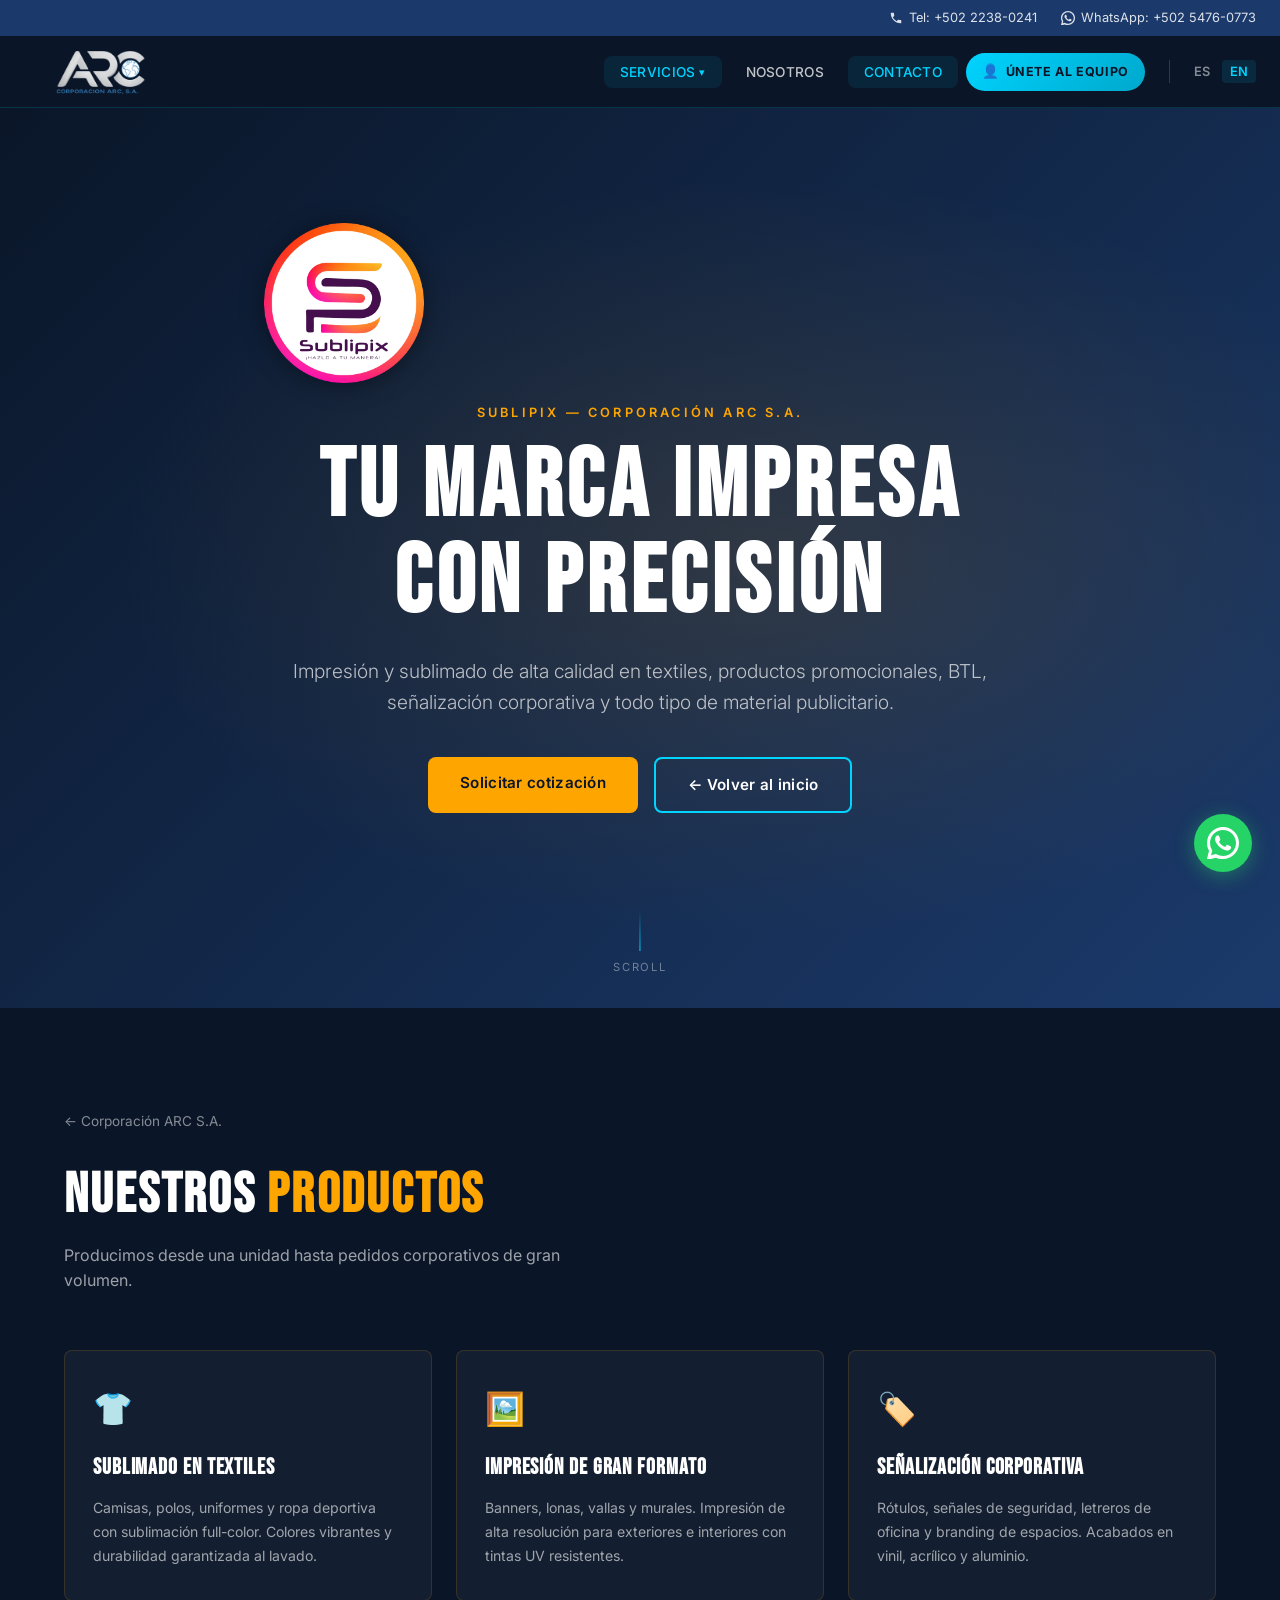
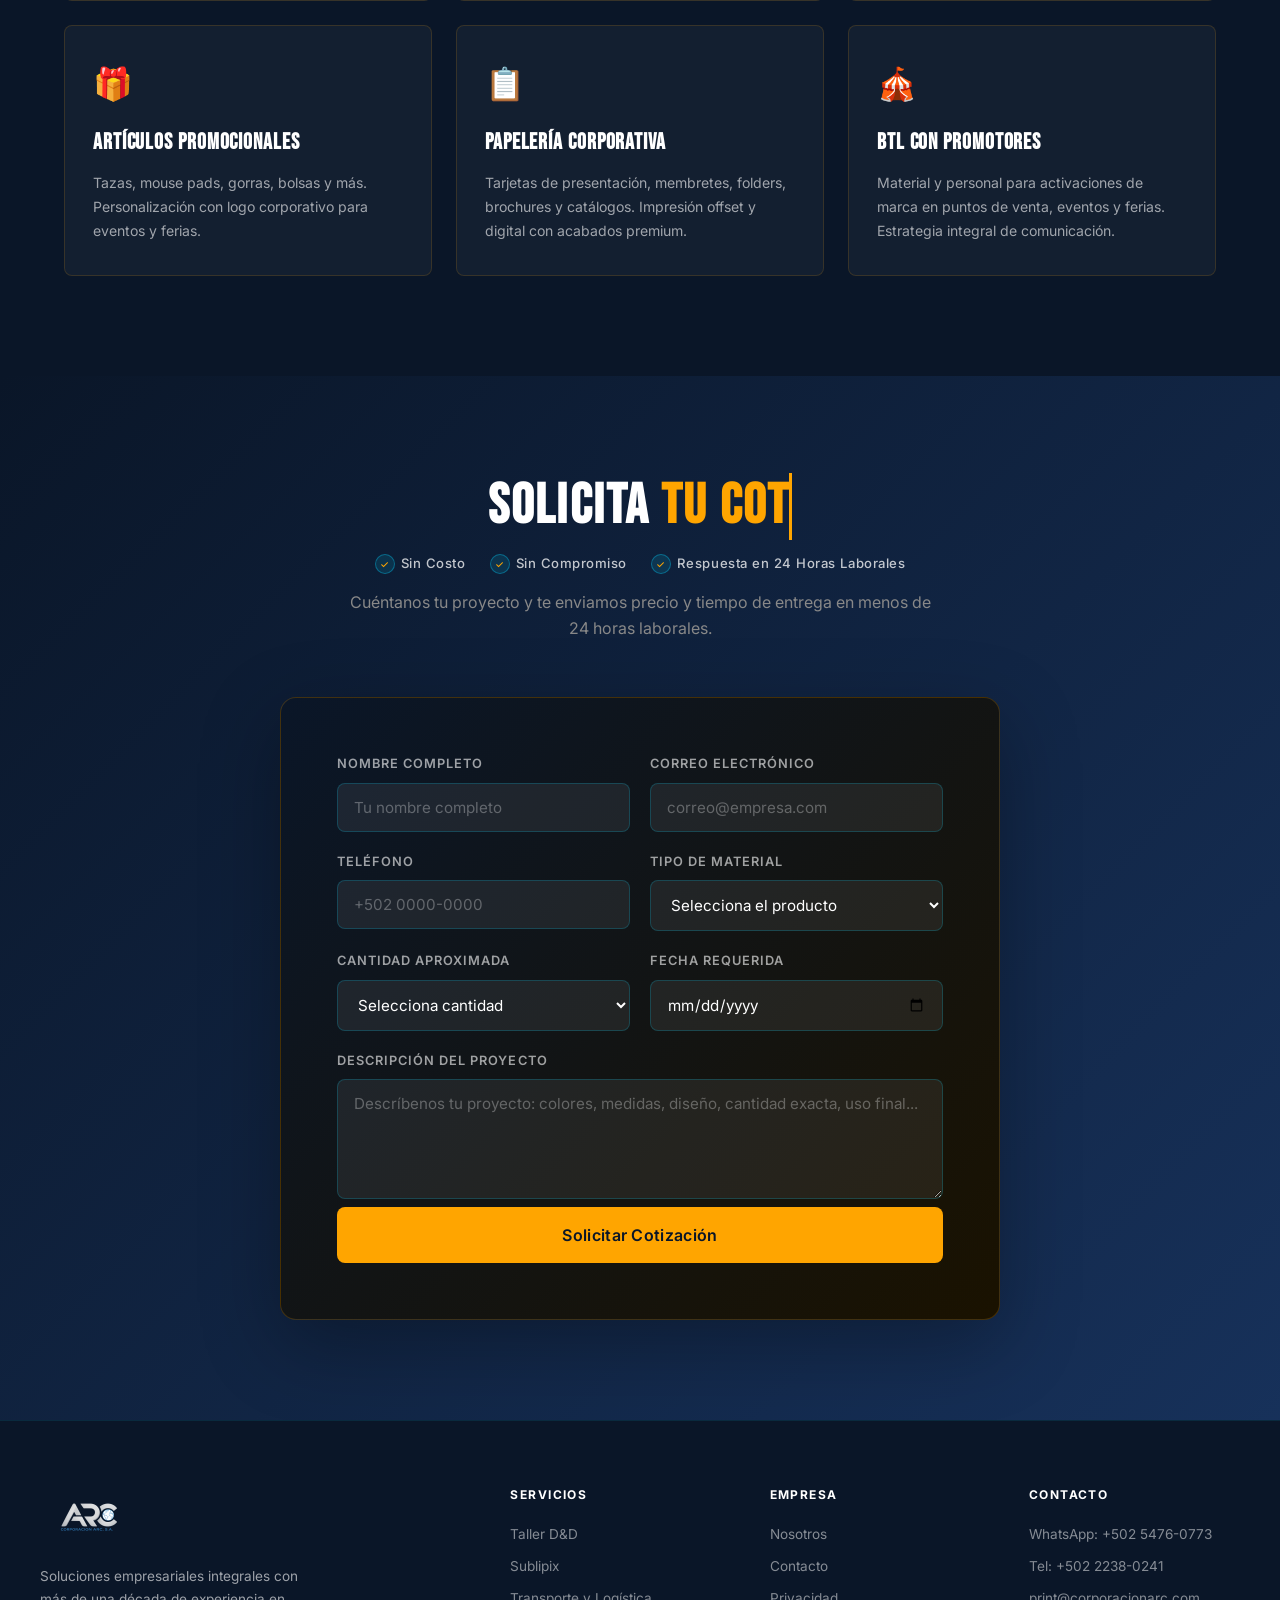
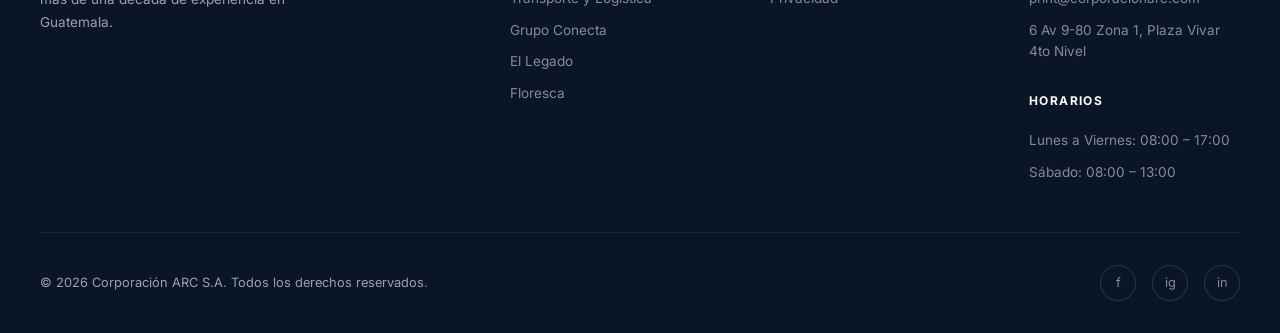
<file: acr-print.html>
<!DOCTYPE html>
<html lang="es">
<head>
  <meta charset="UTF-8">
  <meta name="viewport" content="width=device-width, initial-scale=1.0">
  <meta name="description" content="Sublipix — Impresión y sublimado de alta calidad en Guatemala.">
  <meta name="robots" content="index, follow">
  <meta property="og:title" content="Sublipix — Corporación ARC S.A.">
  <meta property="og:type" content="website">
  <meta name="theme-color" content="#0A1628">
  <link rel="icon" href="assets/images/favicon.png">
  <title>Sublipix — Corporación ARC S.A.</title>
  <link rel="preconnect" href="https://fonts.googleapis.com">
  <link rel="preconnect" href="https://fonts.gstatic.com" crossorigin>
  <link href="https://fonts.googleapis.com/css2?family=Bebas+Neue&family=Inter:wght@300;400;500;600;700&display=swap" rel="stylesheet">
  <link href="https://unpkg.com/aos@2.3.4/dist/aos.css" rel="stylesheet">
  <link rel="stylesheet" href="assets/css/main.css">
  <link rel="stylesheet" href="assets/css/responsive.css">
  <style>
    .hero--division { background: linear-gradient(135deg, #0A1628 0%, #1a1200 60%, #2a1e00 100%); }
    .hero--division .hero__bg::after { background: radial-gradient(ellipse at 60% 50%, rgba(255,160,0,0.12) 0%, transparent 60%); }
    .division-accent { color: #FFA500; }
    .btn--division { background-color: #FFA500; color: #0A1628; }
    .btn--division:hover { background-color: #ffbe45; transform: translateY(-2px); box-shadow: 0 8px 40px rgba(255,165,0,0.25); }
    .service-detail { display: grid; grid-template-columns: repeat(auto-fit, minmax(280px, 1fr)); gap: 24px; margin-top: 48px; }
    .detail-card { background: rgba(255,255,255,0.04); border: 1px solid rgba(255,165,0,0.15); border-radius: 8px; padding: 32px 28px; transition: border-color 0.3s ease, transform 0.3s ease; }
    .detail-card:hover { border-color: #FFA500; transform: translateY(-4px); }
    .detail-card__icon { font-size: 2rem; margin-bottom: 16px; display: block; }
    .detail-card__title { font-family: 'Bebas Neue', sans-serif; font-size: 1.4rem; letter-spacing: 0.04em; color: #fff; margin-bottom: 10px; }
    .detail-card__text { font-size: 0.88rem; color: rgba(255,255,255,0.6); line-height: 1.7; }
    .leads-form--division { background: linear-gradient(135deg, #0A1628 0%, #1a1200 100%); border-color: rgba(255,165,0,0.2); }
    .leads-form--division input:focus, .leads-form--division select:focus, .leads-form--division textarea:focus { border-color: #FFA500; box-shadow: 0 0 0 3px rgba(255,165,0,0.12); }
    .back-link { display: inline-flex; align-items: center; gap: 8px; color: rgba(255,255,255,0.5); font-size: 0.85rem; margin-bottom: 32px; transition: color 0.3s ease; }
    .back-link:hover { color: #FFA500; }
    .hero__division-logo { height: 160px; width: auto; max-width: 360px; object-fit: contain; margin-bottom: 20px; display: block; filter: drop-shadow(0 2px 12px rgba(0,0,0,0.4)); }
  </style>
</head>
<body>
  <div class="curtain" aria-hidden="true"></div>
  <div class="topbar">
    <a href="tel:+50222380241" class="topbar__link"><svg viewBox="0 0 24 24" xmlns="http://www.w3.org/2000/svg"><path d="M6.6 10.8c1.4 2.8 3.8 5.1 6.6 6.6l2.2-2.2c.3-.3.7-.4 1-.2 1.1.4 2.3.6 3.6.6.6 0 1 .4 1 1V20c0 .6-.4 1-1 1C10.6 21 3 13.4 3 4c0-.6.4-1 1-1h3.5c.6 0 1 .4 1 1 0 1.3.2 2.5.6 3.6.1.3 0 .7-.2 1L6.6 10.8z"/></svg><span>Tel: +502 2238-0241</span></a>
    <a href="https://wa.me/50254760773" target="_blank" rel="noopener" class="topbar__link"><svg viewBox="0 0 24 24" xmlns="http://www.w3.org/2000/svg"><path d="M17.472 14.382c-.297-.149-1.758-.867-2.03-.967-.273-.099-.471-.148-.67.15-.197.297-.767.966-.94 1.164-.173.199-.347.223-.644.075-.297-.15-1.255-.463-2.39-1.475-.883-.788-1.48-1.761-1.653-2.059-.173-.297-.018-.458.13-.606.134-.133.298-.347.446-.52.149-.174.198-.298.298-.497.099-.198.05-.371-.025-.52-.075-.149-.669-1.612-.916-2.207-.242-.579-.487-.5-.669-.51-.173-.008-.371-.01-.57-.01-.198 0-.52.074-.792.372-.272.297-1.04 1.016-1.04 2.479 0 1.462 1.065 2.875 1.213 3.074.149.198 2.096 3.2 5.077 4.487.709.306 1.262.489 1.694.625.712.227 1.36.195 1.871.118.571-.085 1.758-.719 2.006-1.413.248-.694.248-1.289.173-1.413-.074-.124-.272-.198-.57-.347z"/><path d="M12 0C5.373 0 0 5.373 0 12c0 2.127.558 4.126 1.532 5.858L.057 23.571a.75.75 0 00.921.921l5.713-1.475A11.943 11.943 0 0012 24c6.627 0 12-5.373 12-12S18.627 0 12 0zm0 21.75a9.705 9.705 0 01-4.95-1.355l-.355-.211-3.688.951.972-3.585-.232-.369A9.718 9.718 0 012.25 12C2.25 6.615 6.615 2.25 12 2.25S21.75 6.615 21.75 12 17.385 21.75 12 21.75z"/></svg><span>WhatsApp: +502 5476-0773</span></a>
  </div>
  <nav class="navbar" role="navigation" aria-label="Navegación principal">
    <a href="index.html" class="navbar__logo" data-curtain><img src="assets/images/logo-arc.png" alt="Corporación ARC S.A." class="navbar__logo-img"></a>
    <ul class="navbar__menu" id="navMenu" role="list">
      <li class="navbar__dropdown-wrap">
        <button class="navbar__link navbar__dropdown-btn active" aria-expanded="false" aria-haspopup="true">Servicios <span class="navbar__arrow">▾</span></button>
        <ul class="navbar__dropdown" role="menu">
          <li><a href="acr-automotriz.html" class="navbar__dropdown-link" data-curtain>Taller D&D</a></li>
          <li><a href="acr-print.html"      class="navbar__dropdown-link active">Sublipix</a></li>
          <li><a href="acr-logistics.html"  class="navbar__dropdown-link" data-curtain>Transporte y Logística</a></li>
          <li><a href="acr-talent.html"     class="navbar__dropdown-link" data-curtain>Grupo Conecta</a></li>
          <li><a href="el-legado.html"      class="navbar__dropdown-link" data-curtain>El Legado</a></li>
          <li><a href="floresca.html"       class="navbar__dropdown-link" data-curtain>Floresca</a></li>
        </ul>
      </li>
      <li><a href="index.html#nosotros" class="navbar__link" data-curtain>Nosotros</a></li>
      <li><a href="#contacto"           class="navbar__link">Contacto</a></li>
      <li><a href="postulacion.html" class="navbar__join">Únete al equipo</a></li>
      <li class="navbar__lang" role="group"><button data-lang="es" class="active">ES</button><button data-lang="en">EN</button></li>
    </ul>
    <button class="navbar__hamburger" id="hamburger" aria-label="Abrir menú" aria-expanded="false" aria-controls="navMenu"><span></span><span></span><span></span></button>
  </nav>
  <section class="hero hero--division" aria-label="Sublipix">
    <div class="hero__bg"></div>
    <div class="hero__content">
      <img src="assets/images/logo-sublipix.png" alt="Sublipix" class="hero__division-logo">
      <p class="hero__eyebrow division-accent">Sublipix — Corporación ARC S.A.</p>
      <h1 class="hero__title">Tu marca impresa<br>con precisión</h1>
      <p class="hero__subtitle">Impresión y sublimado de alta calidad en textiles, productos promocionales, BTL, señalización corporativa y todo tipo de material publicitario.</p>
      <div class="hero__cta">
        <a href="#contacto" class="btn btn--division magnetic">Solicitar cotización</a>
        <a href="index.html" class="btn btn--outline magnetic" data-curtain>← Volver al inicio</a>
      </div>
    </div>
    <div class="hero__scroll" aria-hidden="true"><span>Scroll</span></div>
  </section>
  <section class="section section--dark" id="servicios">
    <div class="container">
      <a href="index.html" class="back-link" data-curtain>← Corporación ARC S.A.</a>
      <h2 class="section-title" data-aos="fade-up">Nuestros <span class="division-accent">Productos</span></h2>
      <p class="section-subtitle" data-aos="fade-up" data-aos-delay="100">Producimos desde una unidad hasta pedidos corporativos de gran volumen.</p>
      <div class="service-detail">
        <div class="detail-card" data-aos="fade-up" data-aos-delay="0"><span class="detail-card__icon">👕</span><h3 class="detail-card__title">Sublimado en Textiles</h3><p class="detail-card__text">Camisas, polos, uniformes y ropa deportiva con sublimación full-color. Colores vibrantes y durabilidad garantizada al lavado.</p></div>
        <div class="detail-card" data-aos="fade-up" data-aos-delay="100"><span class="detail-card__icon">🖼️</span><h3 class="detail-card__title">Impresión de Gran Formato</h3><p class="detail-card__text">Banners, lonas, vallas y murales. Impresión de alta resolución para exteriores e interiores con tintas UV resistentes.</p></div>
        <div class="detail-card" data-aos="fade-up" data-aos-delay="200"><span class="detail-card__icon">🏷️</span><h3 class="detail-card__title">Señalización Corporativa</h3><p class="detail-card__text">Rótulos, señales de seguridad, letreros de oficina y branding de espacios. Acabados en vinil, acrílico y aluminio.</p></div>
        <div class="detail-card" data-aos="fade-up" data-aos-delay="300"><span class="detail-card__icon">🎁</span><h3 class="detail-card__title">Artículos Promocionales</h3><p class="detail-card__text">Tazas, mouse pads, gorras, bolsas y más. Personalización con logo corporativo para eventos y ferias.</p></div>
        <div class="detail-card" data-aos="fade-up" data-aos-delay="400"><span class="detail-card__icon">📋</span><h3 class="detail-card__title">Papelería Corporativa</h3><p class="detail-card__text">Tarjetas de presentación, membretes, folders, brochures y catálogos. Impresión offset y digital con acabados premium.</p></div>
        <div class="detail-card" data-aos="fade-up" data-aos-delay="500"><span class="detail-card__icon">🎪</span><h3 class="detail-card__title">BTL con Promotores</h3><p class="detail-card__text">Material y personal para activaciones de marca en puntos de venta, eventos y ferias. Estrategia integral de comunicación.</p></div>
      </div>
    </div>
  </section>
  <section class="section section--cotizacion" id="contacto">
    <div class="section--cotizacion__bg" aria-hidden="true"></div>
    <div class="container">
      <div class="cotizacion-header" data-aos="fade-up">
        <h2 class="section-title cotizacion-title" style="color:#fff;">
          Solicita <span class="cotizacion-typewriter division-accent" id="cotizacionTypewriter">tu Cotización</span>
        </h2>
        <div class="cotizacion-benefits">
          <span class="cotizacion-benefit"><span class="cotizacion-check" style="color:#FFA500;">✓</span> Sin Costo</span>
          <span class="cotizacion-benefit"><span class="cotizacion-check" style="color:#FFA500;">✓</span> Sin Compromiso</span>
          <span class="cotizacion-benefit"><span class="cotizacion-check" style="color:#FFA500;">✓</span> Respuesta en 24 Horas Laborales</span>
        </div>
      </div>
      <p class="section-subtitle" data-aos="fade-up" data-aos-delay="100">Cuéntanos tu proyecto y te enviamos precio y tiempo de entrega en menos de 24 horas laborales.</p>
      <div data-aos="fade-up" data-aos-delay="200">
        <form class="leads-form leads-form-el leads-form--division" name="leads-print" method="POST" data-netlify="true" netlify-honeypot="bot-field" novalidate>
          <input type="hidden" name="form-name" value="leads-print">
          <input type="hidden" name="division" value="Sublipix">
          <div class="form-honeypot" aria-hidden="true"><input type="text" name="bot-field" tabindex="-1" autocomplete="off"></div>
          <div class="form-grid">
            <div class="form-group"><label for="nombre">Nombre completo</label><input type="text" id="nombre" name="nombre" placeholder="Tu nombre completo" required autocomplete="name" maxlength="100"></div>
            <div class="form-group"><label for="correo">Correo electrónico</label><input type="email" id="correo" name="correo" placeholder="correo@empresa.com" required autocomplete="email" maxlength="150"></div>
            <div class="form-group"><label for="telefono">Teléfono</label><input type="tel" id="telefono" name="telefono" placeholder="+502 0000-0000" required autocomplete="tel" maxlength="20"></div>
            <div class="form-group"><label for="material">Tipo de material</label><select id="material" name="material" required><option value="">Selecciona el producto</option><option value="textil">Textil / Ropa</option><option value="banner">Banner / Lona</option><option value="señalizacion">Señalización</option><option value="promocional">Artículo promocional</option><option value="papeleria">Papelería corporativa</option><option value="otro">Otro</option></select></div>
            <div class="form-group"><label for="cantidad">Cantidad aproximada</label><select id="cantidad" name="cantidad" required><option value="">Selecciona cantidad</option><option value="1-10">1 a 10 unidades</option><option value="11-50">11 a 50 unidades</option><option value="51-200">51 a 200 unidades</option><option value="200+">Más de 200 unidades</option></select></div>
            <div class="form-group"><label for="fecha">Fecha requerida</label><input type="date" id="fecha" name="fecha" required></div>
            <div class="form-group form-group--full"><label for="mensaje">Descripción del proyecto</label><textarea id="mensaje" name="mensaje" placeholder="Descríbenos tu proyecto: colores, medidas, diseño, cantidad exacta, uso final..." required maxlength="1000" rows="4"></textarea></div>
          </div>
          <button type="submit" class="btn btn--division form-submit magnetic btn--shimmer">Solicitar Cotización</button>
          <div class="form-message" role="alert" aria-live="polite"></div>
        </form>
      </div>
    </div>
  </section>
  <footer class="footer" role="contentinfo">
    <div class="footer__grid">
      <div><div class="footer__brand-logo"><img src="assets/images/logo-arc.png" alt="Corporación ARC S.A." class="footer__logo-img"></div><p class="footer__brand-text">Soluciones empresariales integrales con más de una década de experiencia en Guatemala.</p></div>
      <div><h4 class="footer__heading">Servicios</h4><ul class="footer__links"><li><a href="acr-automotriz.html" data-curtain>Taller D&D</a></li><li><a href="acr-print.html">Sublipix</a></li><li><a href="acr-logistics.html" data-curtain>Transporte y Logística</a></li><li><a href="acr-talent.html" data-curtain>Grupo Conecta</a></li><li><a href="el-legado.html" data-curtain>El Legado</a></li><li><a href="floresca.html" data-curtain>Floresca</a></li></ul></div>
      <div><h4 class="footer__heading">Empresa</h4><ul class="footer__links"><li><a href="index.html#nosotros" data-curtain>Nosotros</a></li><li><a href="index.html#info-contacto">Contacto</a></li><li><a href="privacidad.html">Privacidad</a></li></ul></div>
      <div><h4 class="footer__heading">Contacto</h4><ul class="footer__links"><li><a href="https://wa.me/50254760773" target="_blank" rel="noopener">WhatsApp: +502 5476-0773</a></li><li><a href="tel:+50222380241">Tel: +502 2238-0241</a></li><li><a href="mailto:print@corporacionarc.com">print@corporacionarc.com</a></li><li>6 Av 9-80 Zona 1, Plaza Vivar 4to Nivel</li></ul><h4 class="footer__heading footer__heading--horarios">Horarios</h4><ul class="footer__links footer__horarios"><li>Lunes a Viernes: 08:00 – 17:00</li><li>Sábado: 08:00 – 13:00</li></ul></div>
    </div>
    <div class="footer__bottom"><span>© 2026 Corporación ARC S.A. Todos los derechos reservados.</span><div class="footer__social"><a href="#" aria-label="Facebook" rel="noopener">f</a><a href="#" aria-label="Instagram" rel="noopener">ig</a><a href="#" aria-label="LinkedIn" rel="noopener">in</a></div></div>
  </footer>
  <script src="https://unpkg.com/aos@2.3.4/dist/aos.js"></script>
  <script src="assets/js/main.js"></script>
  <script src="assets/js/i18n.js"></script>
  <script src="assets/js/leads.js"></script>
  <a href="https://wa.me/50254760773" target="_blank" rel="noopener" class="whatsapp-float" aria-label="WhatsApp"><svg viewBox="0 0 24 24" xmlns="http://www.w3.org/2000/svg"><path d="M17.472 14.382c-.297-.149-1.758-.867-2.03-.967-.273-.099-.471-.148-.67.15-.197.297-.767.966-.94 1.164-.173.199-.347.223-.644.075-.297-.15-1.255-.463-2.39-1.475-.883-.788-1.48-1.761-1.653-2.059-.173-.297-.018-.458.13-.606.134-.133.298-.347.446-.52.149-.174.198-.298.298-.497.099-.198.05-.371-.025-.52-.075-.149-.669-1.612-.916-2.207-.242-.579-.487-.5-.669-.51-.173-.008-.371-.01-.57-.01-.198 0-.52.074-.792.372-.272.297-1.04 1.016-1.04 2.479 0 1.462 1.065 2.875 1.213 3.074.149.198 2.096 3.2 5.077 4.487.709.306 1.262.489 1.694.625.712.227 1.36.195 1.871.118.571-.085 1.758-.719 2.006-1.413.248-.694.248-1.289.173-1.413-.074-.124-.272-.198-.57-.347zM12 0C5.373 0 0 5.373 0 12c0 2.127.558 4.126 1.532 5.858L.057 23.571a.75.75 0 00.921.921l5.713-1.475A11.943 11.943 0 0012 24c6.627 0 12-5.373 12-12S18.627 0 12 0zm0 21.75a9.705 9.705 0 01-4.95-1.355l-.355-.211-3.688.951.972-3.585-.232-.369A9.718 9.718 0 012.25 12C2.25 6.615 6.615 2.25 12 2.25S21.75 6.615 21.75 12 17.385 21.75 12 21.75z"/></svg></a>
</body>
</html>
</file>
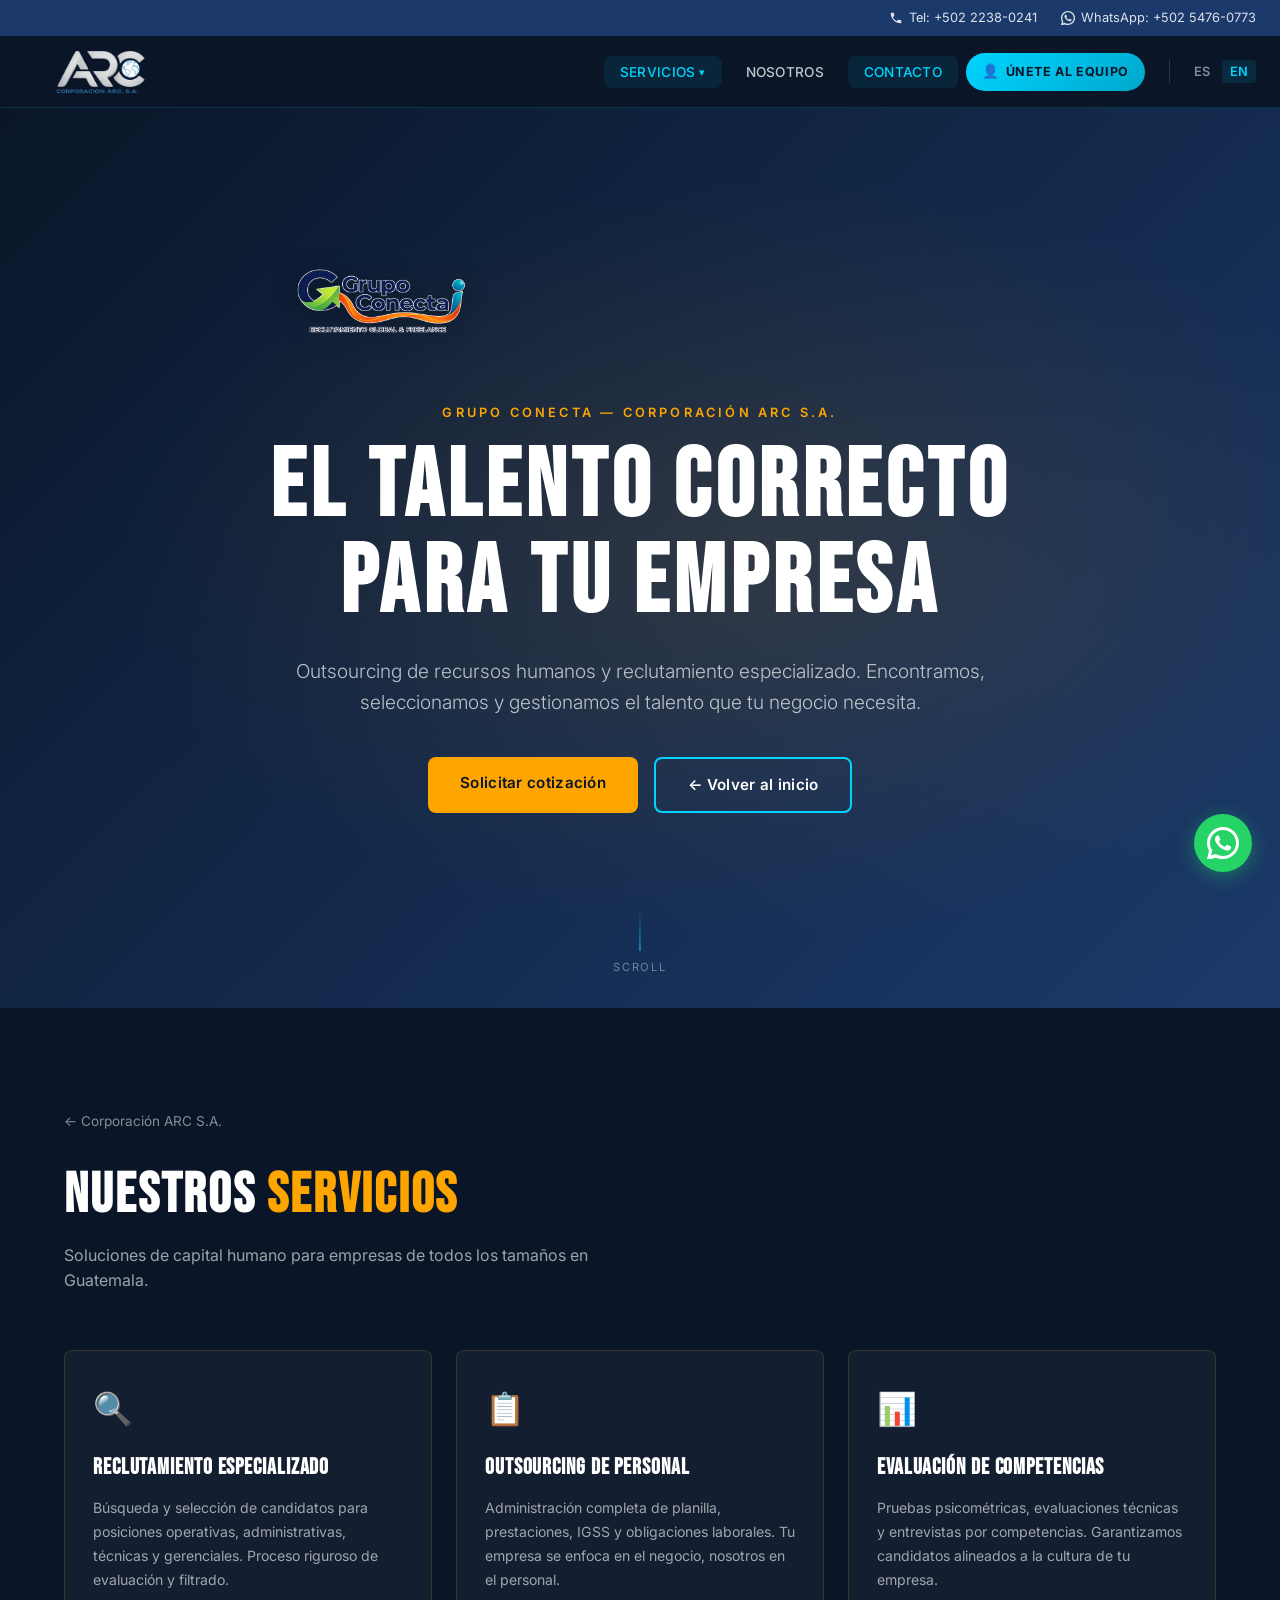
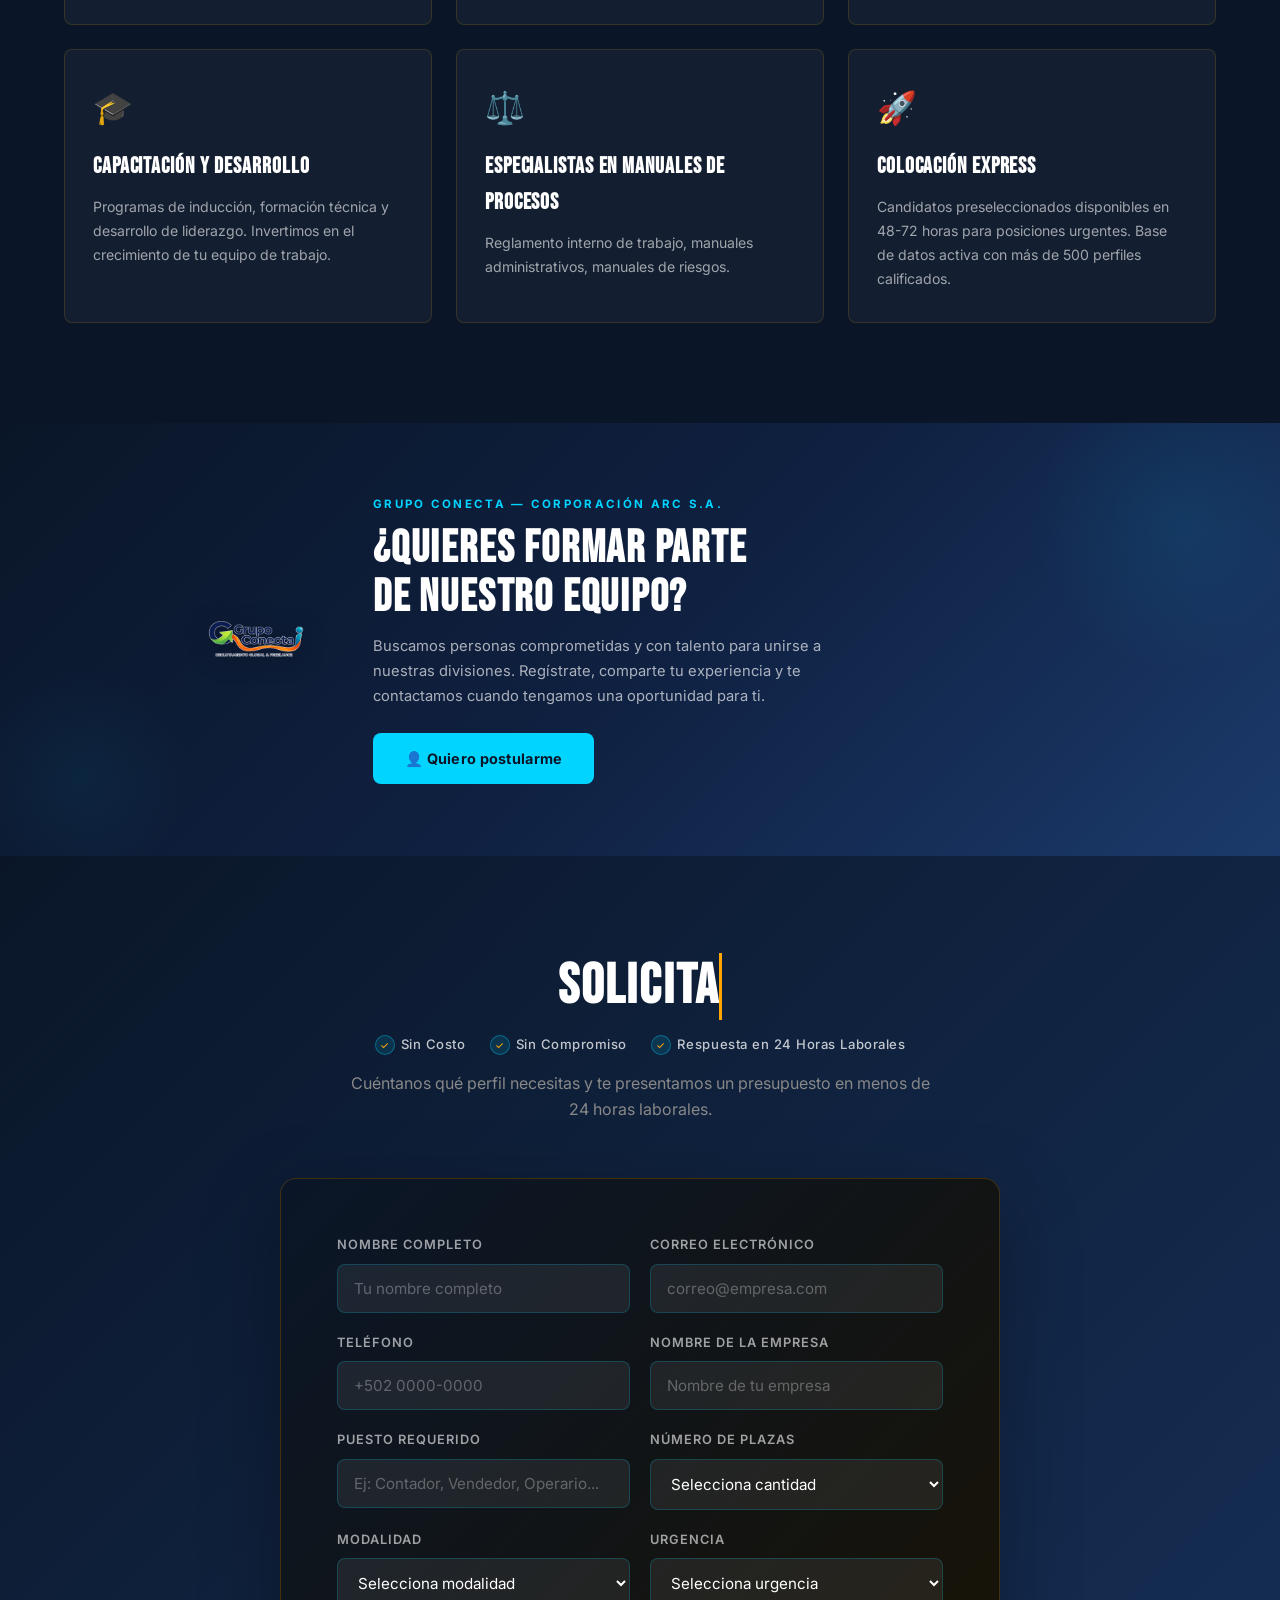
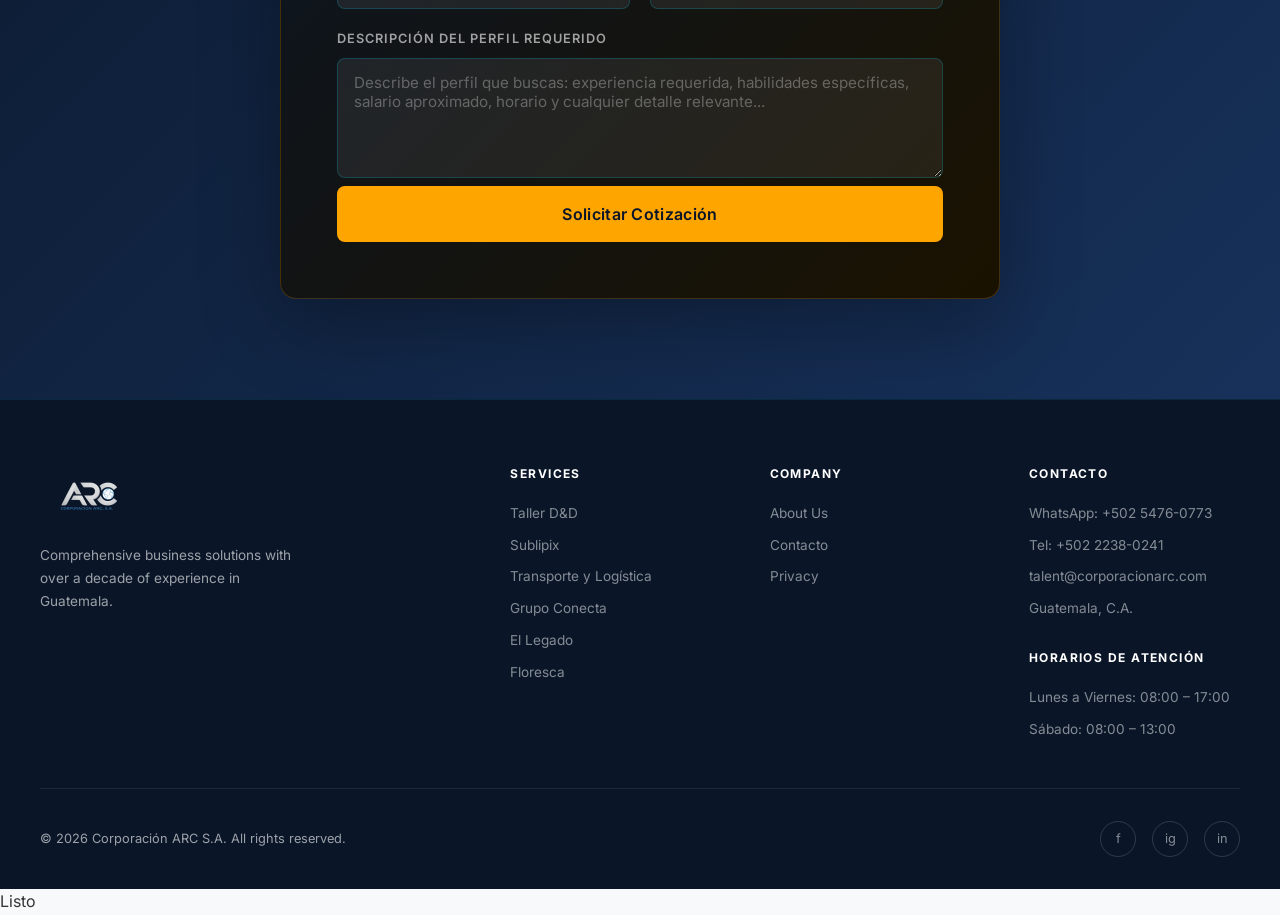
<file: acr-talent.html>
<!DOCTYPE html>
<html lang="es">
<head>
  <meta charset="UTF-8">
  <meta name="viewport" content="width=device-width, initial-scale=1.0">
  <meta name="description" content="Grupo Conecta — Outsourcing de recursos humanos y reclutamiento especializado en Guatemala. Encontramos el talento que tu empresa necesita.">
  <meta name="robots" content="index, follow">
  <meta property="og:title" content="Grupo Conecta — Corporación ARC S.A.">
  <meta property="og:type" content="website">
  <meta name="theme-color" content="#0A1628">
  <link rel="icon" href="assets/images/favicon.png">
  <title>Grupo Conecta — Corporación ARC S.A.</title>

  <link rel="preconnect" href="https://fonts.googleapis.com">
  <link rel="preconnect" href="https://fonts.gstatic.com" crossorigin>
  <link href="https://fonts.googleapis.com/css2?family=Bebas+Neue&family=Inter:wght@300;400;500;600;700&display=swap" rel="stylesheet">
  <link href="https://unpkg.com/aos@2.3.4/dist/aos.css" rel="stylesheet">
  <link rel="stylesheet" href="assets/css/main.css">
  <link rel="stylesheet" href="assets/css/responsive.css">

  <style>
    .hero--division {
      background: linear-gradient(135deg, #0A1628 0%, #1a1200 60%, #1a1200 100%);
    }
    .hero--division .hero__bg::after {
      background: radial-gradient(ellipse at 60% 50%, rgba(255,160,0,0.12) 0%, transparent 60%);
    }
    .division-accent { color: #FFA500; }
    .btn--division {
      background-color: #FFA500;
      color: #0A1628;
    }
    .btn--division:hover {
      background-color: #ffbe45;
      transform: translateY(-2px);
      box-shadow: 0 8px 40px rgba(255,165,0,0.25);
    }
    .service-detail {
      display: grid;
      grid-template-columns: repeat(auto-fit, minmax(280px, 1fr));
      gap: 24px;
      margin-top: 48px;
    }
    .detail-card {
      background: rgba(255,255,255,0.04);
      border: 1px solid rgba(255,165,0,0.15);
      border-radius: 8px;
      padding: 32px 28px;
      transition: border-color 0.3s ease, transform 0.3s ease;
    }
    .detail-card:hover {
      border-color: #FFA500;
      transform: translateY(-4px);
    }
    .detail-card__icon {
      font-size: 2rem;
      margin-bottom: 16px;
      display: block;
    }
    .detail-card__title {
      font-family: 'Bebas Neue', sans-serif;
      font-size: 1.4rem;
      letter-spacing: 0.04em;
      color: #fff;
      margin-bottom: 10px;
    }
    .detail-card__text {
      font-size: 0.88rem;
      color: rgba(255,255,255,0.6);
      line-height: 1.7;
    }
    .leads-form--division {
      background: linear-gradient(135deg, #0A1628 0%, #1a1200 100%);
      border-color: rgba(255,165,0,0.2);
    }
    .leads-form--division input:focus,
    .leads-form--division select:focus,
    .leads-form--division textarea:focus {
      border-color: #FFA500;
      box-shadow: 0 0 0 3px rgba(255,165,0,0.12);
    }
    .back-link {
      display: inline-flex;
      align-items: center;
      gap: 8px;
      color: rgba(255,255,255,0.5);
      font-size: 0.85rem;
      margin-bottom: 32px;
      transition: color 0.3s ease;
    }
    .back-link:hover { color: #FFA500; }

    .hero__division-logo {
      height: 160px;
      width: auto;
      max-width: 360px;
      object-fit: contain;
      margin-bottom: 20px;
      display: block;
      filter: drop-shadow(0 2px 12px rgba(0,0,0,0.3));
    }
  </style>
</head>
<body>

  <div class="curtain" aria-hidden="true"></div>

  <!-- TOPBAR -->
  <div class="topbar">
    <a href="tel:+50222380241" class="topbar__link">
      <svg viewBox="0 0 24 24" xmlns="http://www.w3.org/2000/svg">
        <path d="M6.6 10.8c1.4 2.8 3.8 5.1 6.6 6.6l2.2-2.2c.3-.3.7-.4 1-.2 1.1.4 2.3.6 3.6.6.6 0 1 .4 1 1V20c0 .6-.4 1-1 1C10.6 21 3 13.4 3 4c0-.6.4-1 1-1h3.5c.6 0 1 .4 1 1 0 1.3.2 2.5.6 3.6.1.3 0 .7-.2 1L6.6 10.8z"/>
      </svg>
      <span>Tel: +502 2238-0241</span>
    </a>
    <a href="https://wa.me/50254760773" target="_blank" rel="noopener" class="topbar__link">
      <svg viewBox="0 0 24 24" xmlns="http://www.w3.org/2000/svg">
        <path d="M17.472 14.382c-.297-.149-1.758-.867-2.03-.967-.273-.099-.471-.148-.67.15-.197.297-.767.966-.94 1.164-.173.199-.347.223-.644.075-.297-.15-1.255-.463-2.39-1.475-.883-.788-1.48-1.761-1.653-2.059-.173-.297-.018-.458.13-.606.134-.133.298-.347.446-.52.149-.174.198-.298.298-.497.099-.198.05-.371-.025-.52-.075-.149-.669-1.612-.916-2.207-.242-.579-.487-.5-.669-.51-.173-.008-.371-.01-.57-.01-.198 0-.52.074-.792.372-.272.297-1.04 1.016-1.04 2.479 0 1.462 1.065 2.875 1.213 3.074.149.198 2.096 3.2 5.077 4.487.709.306 1.262.489 1.694.625.712.227 1.36.195 1.871.118.571-.085 1.758-.719 2.006-1.413.248-.694.248-1.289.173-1.413-.074-.124-.272-.198-.57-.347z"/>
        <path d="M12 0C5.373 0 0 5.373 0 12c0 2.127.558 4.126 1.532 5.858L.057 23.571a.75.75 0 00.921.921l5.713-1.475A11.943 11.943 0 0012 24c6.627 0 12-5.373 12-12S18.627 0 12 0zm0 21.75a9.705 9.705 0 01-4.95-1.355l-.355-.211-3.688.951.972-3.585-.232-.369A9.718 9.718 0 012.25 12C2.25 6.615 6.615 2.25 12 2.25S21.75 6.615 21.75 12 17.385 21.75 12 21.75z"/>
      </svg>
      <span>WhatsApp: +502 5476-0773</span>
    </a>
  </div>

  <!-- NAVBAR -->
  <nav class="navbar" role="navigation" aria-label="Navegación principal">
    <a href="index.html" class="navbar__logo" data-curtain>
      <img src="assets/images/logo-arc.png" alt="Corporación ARC S.A." class="navbar__logo-img">
    </a>
    <ul class="navbar__menu" id="navMenu" role="list">
      <li class="navbar__dropdown-wrap">
        <button class="navbar__link navbar__dropdown-btn active" aria-expanded="false" aria-haspopup="true">Servicios <span class="navbar__arrow">▾</span></button>
        <ul class="navbar__dropdown" role="menu">
          <li><a href="acr-automotriz.html" class="navbar__dropdown-link" data-curtain>Taller D&D</a></li>
          <li><a href="acr-print.html"      class="navbar__dropdown-link" data-curtain>Sublipix</a></li>
          <li><a href="acr-logistics.html"  class="navbar__dropdown-link" data-curtain>Transporte y Logística</a></li>
          <li><a href="acr-talent.html"     class="navbar__dropdown-link active">Grupo Conecta</a></li>
          <li><a href="el-legado.html"      class="navbar__dropdown-link" data-curtain>El Legado</a></li>
          <li><a href="floresca.html"       class="navbar__dropdown-link" data-curtain>Floresca</a></li>
        </ul>
      </li>
      <li><a href="index.html#nosotros" class="navbar__link" data-curtain>Nosotros</a></li>
      <li><a href="#contacto"           class="navbar__link">Contacto</a></li>
      <li><a href="postulacion.html" class="navbar__join">Únete al equipo</a></li>
      <li class="navbar__lang" role="group" aria-label="Idioma">
        <button data-lang="es" class="active">ES</button>
        <button data-lang="en">EN</button>
      </li>
    </ul>
    <button class="navbar__hamburger" id="hamburger" aria-label="Abrir menú" aria-expanded="false" aria-controls="navMenu">
      <span></span><span></span><span></span>
    </button>
  </nav>

  <!-- HERO -->
  <section class="hero hero--division" aria-label="Grupo Conecta">
    <div class="hero__bg"></div>
    <div class="hero__content">
      <img src="assets/images/logo-grupo-conecta-linea.png" alt="Grupo Conecta" class="hero__division-logo">
      <p class="hero__eyebrow division-accent">Grupo Conecta — Corporación ARC S.A.</p>
      <h1 class="hero__title">El talento correcto<br>para tu empresa</h1>
      <p class="hero__subtitle">Outsourcing de recursos humanos y reclutamiento especializado. Encontramos, seleccionamos y gestionamos el talento que tu negocio necesita.</p>
      <div class="hero__cta">
        <a href="#contacto" class="btn btn--division magnetic">Solicitar cotización</a>
        <a href="index.html" class="btn btn--outline magnetic" data-curtain>← Volver al inicio</a>
      </div>
    </div>
    <div class="hero__scroll" aria-hidden="true"><span>Scroll</span></div>
  </section>

  <!-- SERVICIOS DETALLE -->
  <section class="section section--dark" id="servicios" aria-label="Servicios de Grupo Conecta">
    <div class="container">
      <a href="index.html" class="back-link" data-curtain>← Corporación ARC S.A.</a>
      <h2 class="section-title" data-aos="fade-up">Nuestros <span class="division-accent">Servicios</span></h2>
      <p class="section-subtitle" data-aos="fade-up" data-aos-delay="100">
        Soluciones de capital humano para empresas de todos los tamaños en Guatemala.
      </p>

      <div class="service-detail">

        <div class="detail-card" data-aos="fade-up" data-aos-delay="0">
          <span class="detail-card__icon">🔍</span>
          <h3 class="detail-card__title">Reclutamiento Especializado</h3>
          <p class="detail-card__text">Búsqueda y selección de candidatos para posiciones operativas, administrativas, técnicas y gerenciales. Proceso riguroso de evaluación y filtrado.</p>
        </div>

        <div class="detail-card" data-aos="fade-up" data-aos-delay="100">
          <span class="detail-card__icon">📋</span>
          <h3 class="detail-card__title">Outsourcing de Personal</h3>
          <p class="detail-card__text">Administración completa de planilla, prestaciones, IGSS y obligaciones laborales. Tu empresa se enfoca en el negocio, nosotros en el personal.</p>
        </div>

        <div class="detail-card" data-aos="fade-up" data-aos-delay="200">
          <span class="detail-card__icon">📊</span>
          <h3 class="detail-card__title">Evaluación de Competencias</h3>
          <p class="detail-card__text">Pruebas psicométricas, evaluaciones técnicas y entrevistas por competencias. Garantizamos candidatos alineados a la cultura de tu empresa.</p>
        </div>

        <div class="detail-card" data-aos="fade-up" data-aos-delay="300">
          <span class="detail-card__icon">🎓</span>
          <h3 class="detail-card__title">Capacitación y Desarrollo</h3>
          <p class="detail-card__text">Programas de inducción, formación técnica y desarrollo de liderazgo. Invertimos en el crecimiento de tu equipo de trabajo.</p>
        </div>

        <div class="detail-card" data-aos="fade-up" data-aos-delay="400">
          <span class="detail-card__icon">⚖️</span>
          <h3 class="detail-card__title">Especialistas en Manuales de Procesos</h3>
          <p class="detail-card__text">Reglamento interno de trabajo, manuales administrativos, manuales de riesgos.</p>
        </div>

        <div class="detail-card" data-aos="fade-up" data-aos-delay="500">
          <span class="detail-card__icon">🚀</span>
          <h3 class="detail-card__title">Colocación Express</h3>
          <p class="detail-card__text">Candidatos preseleccionados disponibles en 48-72 horas para posiciones urgentes. Base de datos activa con más de 500 perfiles calificados.</p>
        </div>

      </div>
    </div>
  </section>


  <!-- ══ BANNER ÚNETE AL EQUIPO ════════════════════════════ -->
  <section class="join-banner" aria-label="Únete al equipo">
    <div class="join-banner__inner">
      <img src="assets/images/logo-grupo-conecta-linea.png" alt="Grupo Conecta" class="join-banner__logo">
      <div class="join-banner__content">
        <span class="join-banner__eyebrow">Grupo Conecta — Corporación ARC S.A.</span>
        <h2 class="join-banner__title">¿Quieres formar parte<br>de nuestro equipo?</h2>
        <p class="join-banner__text">
          Buscamos personas comprometidas y con talento para unirse a nuestras divisiones. 
          Regístrate, comparte tu experiencia y te contactamos cuando tengamos una oportunidad para ti.
        </p>
        <a href="postulacion.html" class="join-banner__btn">
          👤 Quiero postularme
        </a>
      </div>
    </div>
  </section>

  <!-- FORMULARIO DE LEADS -->
  <section class="section section--cotizacion" id="contacto" aria-label="Solicitar personal Grupo Conecta">
    <div class="section--cotizacion__bg" aria-hidden="true"></div>
    <div class="container">
      <div class="cotizacion-header" data-aos="fade-up">
        <h2 class="section-title cotizacion-title" style="color:#fff;">
          Solicita <span class="cotizacion-typewriter division-accent" id="cotizacionTypewriter">tu Personal</span>
        </h2>
        <div class="cotizacion-benefits">
          <span class="cotizacion-benefit"><span class="cotizacion-check" style="color:#FFA500;">✓</span> Sin Costo</span>
          <span class="cotizacion-benefit"><span class="cotizacion-check" style="color:#FFA500;">✓</span> Sin Compromiso</span>
          <span class="cotizacion-benefit"><span class="cotizacion-check" style="color:#FFA500;">✓</span> Respuesta en 24 Horas Laborales</span>
        </div>
      </div>
      <p class="section-subtitle" data-aos="fade-up" data-aos-delay="100">
        Cuéntanos qué perfil necesitas y te presentamos un presupuesto en menos de 24 horas laborales.
      </p>

      <div data-aos="fade-up" data-aos-delay="200">
        <form
          class="leads-form leads-form-el leads-form--division"
          name="leads-talent"
          method="POST"
          data-netlify="true"
          netlify-honeypot="bot-field"
          novalidate
        >
          <input type="hidden" name="form-name" value="leads-talent">
          <input type="hidden" name="division" value="Grupo Conecta">

          <div class="form-honeypot" aria-hidden="true">
            <input type="text" name="bot-field" tabindex="-1" autocomplete="off">
          </div>

          <div class="form-grid">

            <div class="form-group">
              <label for="nombre">Nombre completo</label>
              <input type="text" id="nombre" name="nombre" placeholder="Tu nombre completo" required autocomplete="name" maxlength="100">
            </div>

            <div class="form-group">
              <label for="correo">Correo electrónico</label>
              <input type="email" id="correo" name="correo" placeholder="correo@empresa.com" required autocomplete="email" maxlength="150">
            </div>

            <div class="form-group">
              <label for="telefono">Teléfono</label>
              <input type="tel" id="telefono" name="telefono" placeholder="+502 0000-0000" required autocomplete="tel" maxlength="20">
            </div>

            <div class="form-group">
              <label for="empresa">Nombre de la empresa</label>
              <input type="text" id="empresa" name="empresa" placeholder="Nombre de tu empresa" required maxlength="100">
            </div>

            <div class="form-group">
              <label for="puesto">Puesto requerido</label>
              <input type="text" id="puesto" name="puesto" placeholder="Ej: Contador, Vendedor, Operario..." required maxlength="100">
            </div>

            <div class="form-group">
              <label for="plazas">Número de plazas</label>
              <select id="plazas" name="plazas" required>
                <option value="">Selecciona cantidad</option>
                <option value="1">1 plaza</option>
                <option value="2-5">2 a 5 plazas</option>
                <option value="6-10">6 a 10 plazas</option>
                <option value="10+">Más de 10 plazas</option>
              </select>
            </div>

            <div class="form-group">
              <label for="modalidad">Modalidad</label>
              <select id="modalidad" name="modalidad" required>
                <option value="">Selecciona modalidad</option>
                <option value="tiempo-completo">Tiempo completo</option>
                <option value="medio-tiempo">Medio tiempo</option>
                <option value="temporal">Temporal / Por proyecto</option>
                <option value="outsourcing">Outsourcing completo</option>
              </select>
            </div>

            <div class="form-group">
              <label for="urgencia">Urgencia</label>
              <select id="urgencia" name="urgencia" required>
                <option value="">Selecciona urgencia</option>
                <option value="inmediata">Inmediata (esta semana)</option>
                <option value="15dias">En 15 días</option>
                <option value="mes">En un mes</option>
                <option value="planificacion">Planificación futura</option>
              </select>
            </div>

            <div class="form-group form-group--full">
              <label for="mensaje">Descripción del perfil requerido</label>
              <textarea id="mensaje" name="mensaje" placeholder="Describe el perfil que buscas: experiencia requerida, habilidades específicas, salario aproximado, horario y cualquier detalle relevante..." required maxlength="1000" rows="4"></textarea>
            </div>

          </div>

          <button type="submit" class="btn btn--division form-submit magnetic btn--shimmer">
            Solicitar Cotización
          </button>

          <div class="form-message" role="alert" aria-live="polite"></div>
        </form>
      </div>
    </div>
  </section>

  <!-- FOOTER -->
  <footer class="footer" role="contentinfo">
    <div class="footer__grid">

      <div>
        <div class="footer__brand-logo">
          <img src="assets/images/logo-arc.png" alt="Corporación ARC S.A." class="footer__logo-img">
        </div>
        <p class="footer__brand-text" data-i18n="footer_desc">Soluciones empresariales integrales con más de una década de experiencia en Guatemala.</p>
      </div>

      <div>
        <h4 class="footer__heading" data-i18n="footer_servicios">Servicios</h4>
        <ul class="footer__links">
          <li><a href="acr-automotriz.html" data-curtain>Taller D&D</a></li>
          <li><a href="acr-print.html" data-curtain>Sublipix</a></li>
          <li><a href="acr-logistics.html" data-curtain>Transporte y Logística</a></li>
          <li><a href="acr-talent.html">Grupo Conecta</a></li>
          <li><a href="el-legado.html" data-curtain>El Legado</a></li>
          <li><a href="floresca.html" data-curtain>Floresca</a></li>
        </ul>
      </div>

      <div>
        <h4 class="footer__heading" data-i18n="footer_empresa">Empresa</h4>
        <ul class="footer__links">
          <li><a href="index.html#nosotros" data-curtain data-i18n="footer_nosotros">Nosotros</a></li>
          <li><a href="index.html#info-contacto">Contacto</a></li>
          <li><a href="privacidad.html" data-i18n="footer_privacidad">Privacidad</a></li>
        </ul>
      </div>

      <div>
        <h4 class="footer__heading">Contacto</h4>
        <ul class="footer__links">
          <li><a href="https://wa.me/50254760773" target="_blank" rel="noopener">WhatsApp: +502 5476-0773</a></li>
          <li><a href="tel:+50222380241">Tel: +502 2238-0241</a></li>
          <li><a href="mailto:talent@corporacionarc.com">talent@corporacionarc.com</a></li>
          <li>Guatemala, C.A.</li>
        </ul>

        <h4 class="footer__heading footer__heading--horarios">Horarios de Atención</h4>
        <ul class="footer__links footer__horarios">
          <li>Lunes a Viernes: 08:00 – 17:00</li>
          <li>Sábado: 08:00 – 13:00</li>
        </ul>
      </div>

    </div>

    <div class="footer__bottom">
      <span data-i18n="footer_copy">© 2026 Corporación ARC S.A. Todos los derechos reservados.</span>
      <div class="footer__social" aria-label="Redes sociales">
        <a href="#" aria-label="Facebook" rel="noopener">f</a>
        <a href="#" aria-label="Instagram" rel="noopener">ig</a>
        <a href="#" aria-label="LinkedIn" rel="noopener">in</a>
      </div>
    </div>
  </footer>

  <script src="https://unpkg.com/aos@2.3.4/dist/aos.js"></script>
  <script src="assets/js/main.js"></script>
  <script src="assets/js/i18n.js"></script>
  <script src="assets/js/leads.js"></script>

  <!-- BOTÓN FLOTANTE WHATSAPP -->
  <a href="https://wa.me/50254760773" target="_blank" rel="noopener" class="whatsapp-float" aria-label="Contactar por WhatsApp">
    <svg viewBox="0 0 24 24" xmlns="http://www.w3.org/2000/svg">
      <path d="M17.472 14.382c-.297-.149-1.758-.867-2.03-.967-.273-.099-.471-.148-.67.15-.197.297-.767.966-.94 1.164-.173.199-.347.223-.644.075-.297-.15-1.255-.463-2.39-1.475-.883-.788-1.48-1.761-1.653-2.059-.173-.297-.018-.458.13-.606.134-.133.298-.347.446-.52.149-.174.198-.298.298-.497.099-.198.05-.371-.025-.52-.075-.149-.669-1.612-.916-2.207-.242-.579-.487-.5-.669-.51-.173-.008-.371-.01-.57-.01-.198 0-.52.074-.792.372-.272.297-1.04 1.016-1.04 2.479 0 1.462 1.065 2.875 1.213 3.074.149.198 2.096 3.2 5.077 4.487.709.306 1.262.489 1.694.625.712.227 1.36.195 1.871.118.571-.085 1.758-.719 2.006-1.413.248-.694.248-1.289.173-1.413-.074-.124-.272-.198-.57-.347zM12 0C5.373 0 0 5.373 0 12c0 2.127.558 4.126 1.532 5.858L.057 23.571a.75.75 0 00.921.921l5.713-1.475A11.943 11.943 0 0012 24c6.627 0 12-5.373 12-12S18.627 0 12 0zm0 21.75a9.705 9.705 0 01-4.95-1.355l-.355-.211-3.688.951.972-3.585-.232-.369A9.718 9.718 0 012.25 12C2.25 6.615 6.615 2.25 12 2.25S21.75 6.615 21.75 12 17.385 21.75 12 21.75z"/>
    </svg>
  </a>

</body>
</html>
Listo
</file>
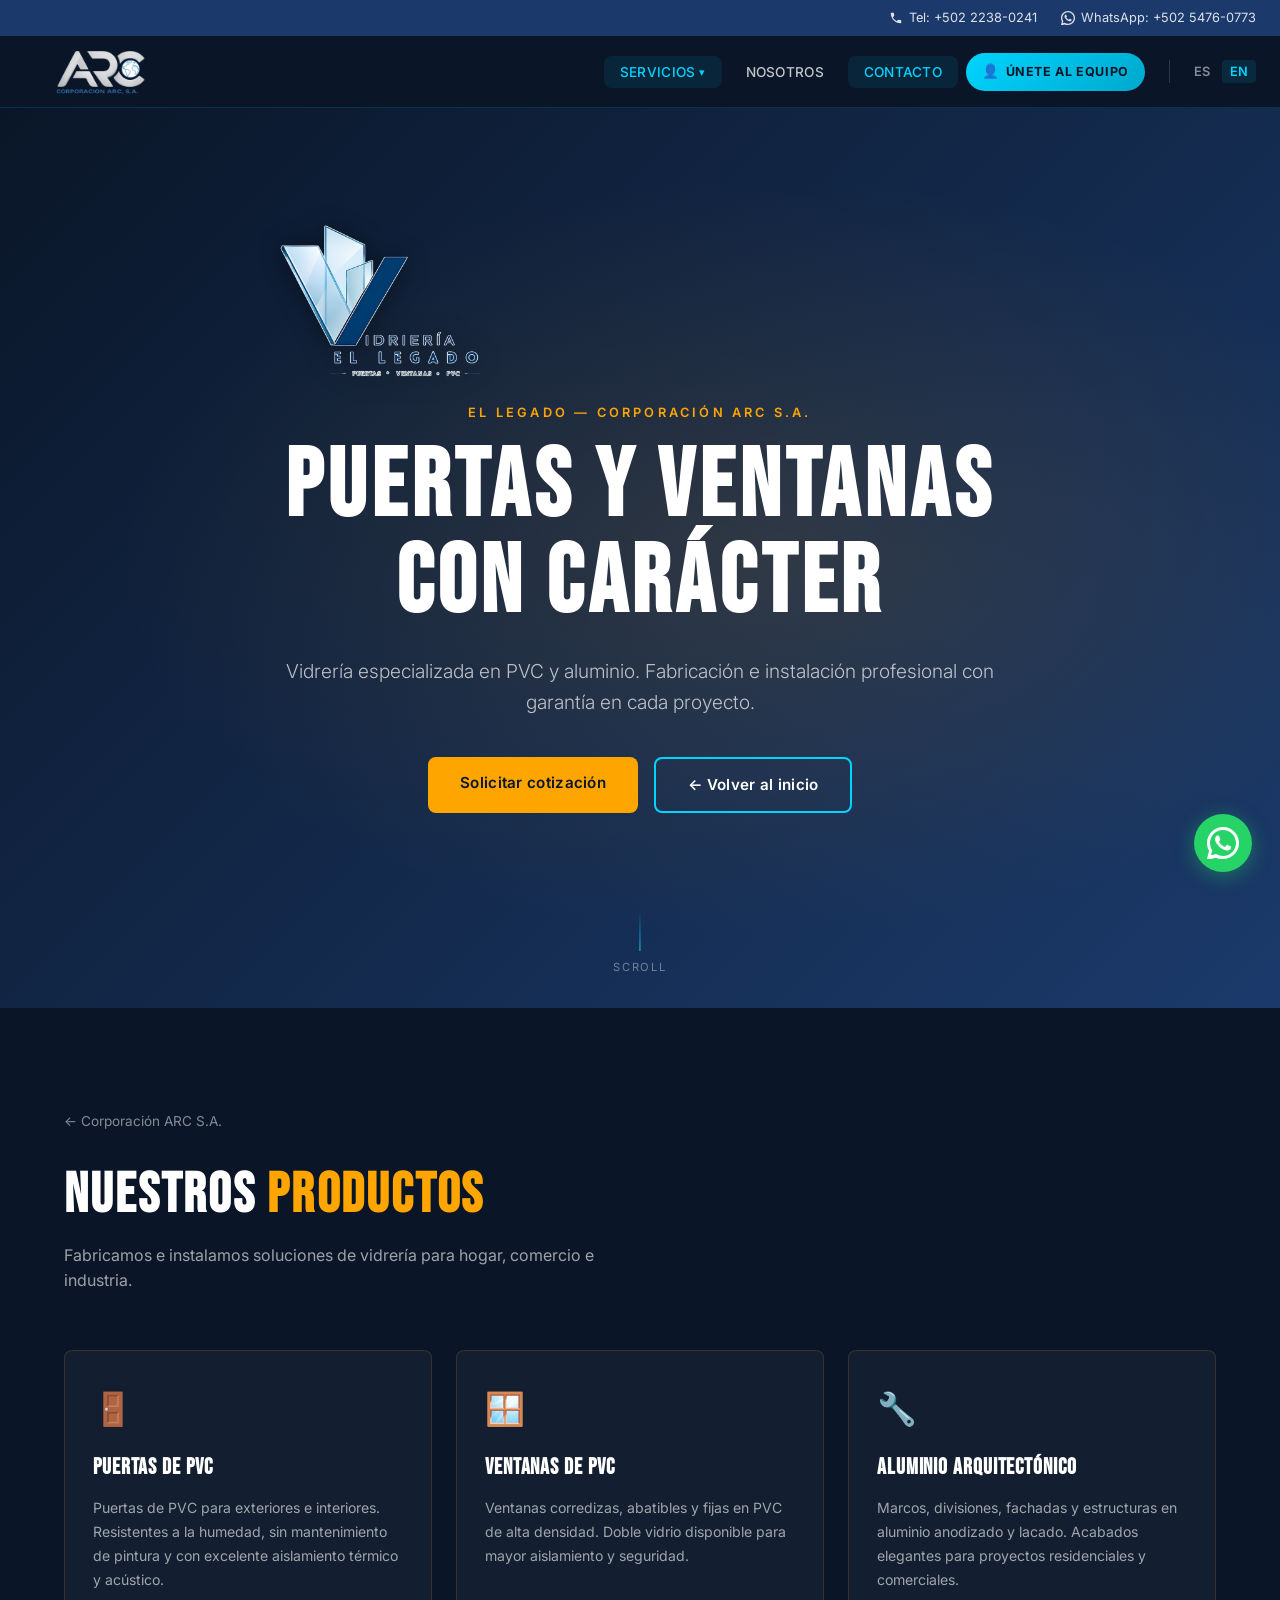
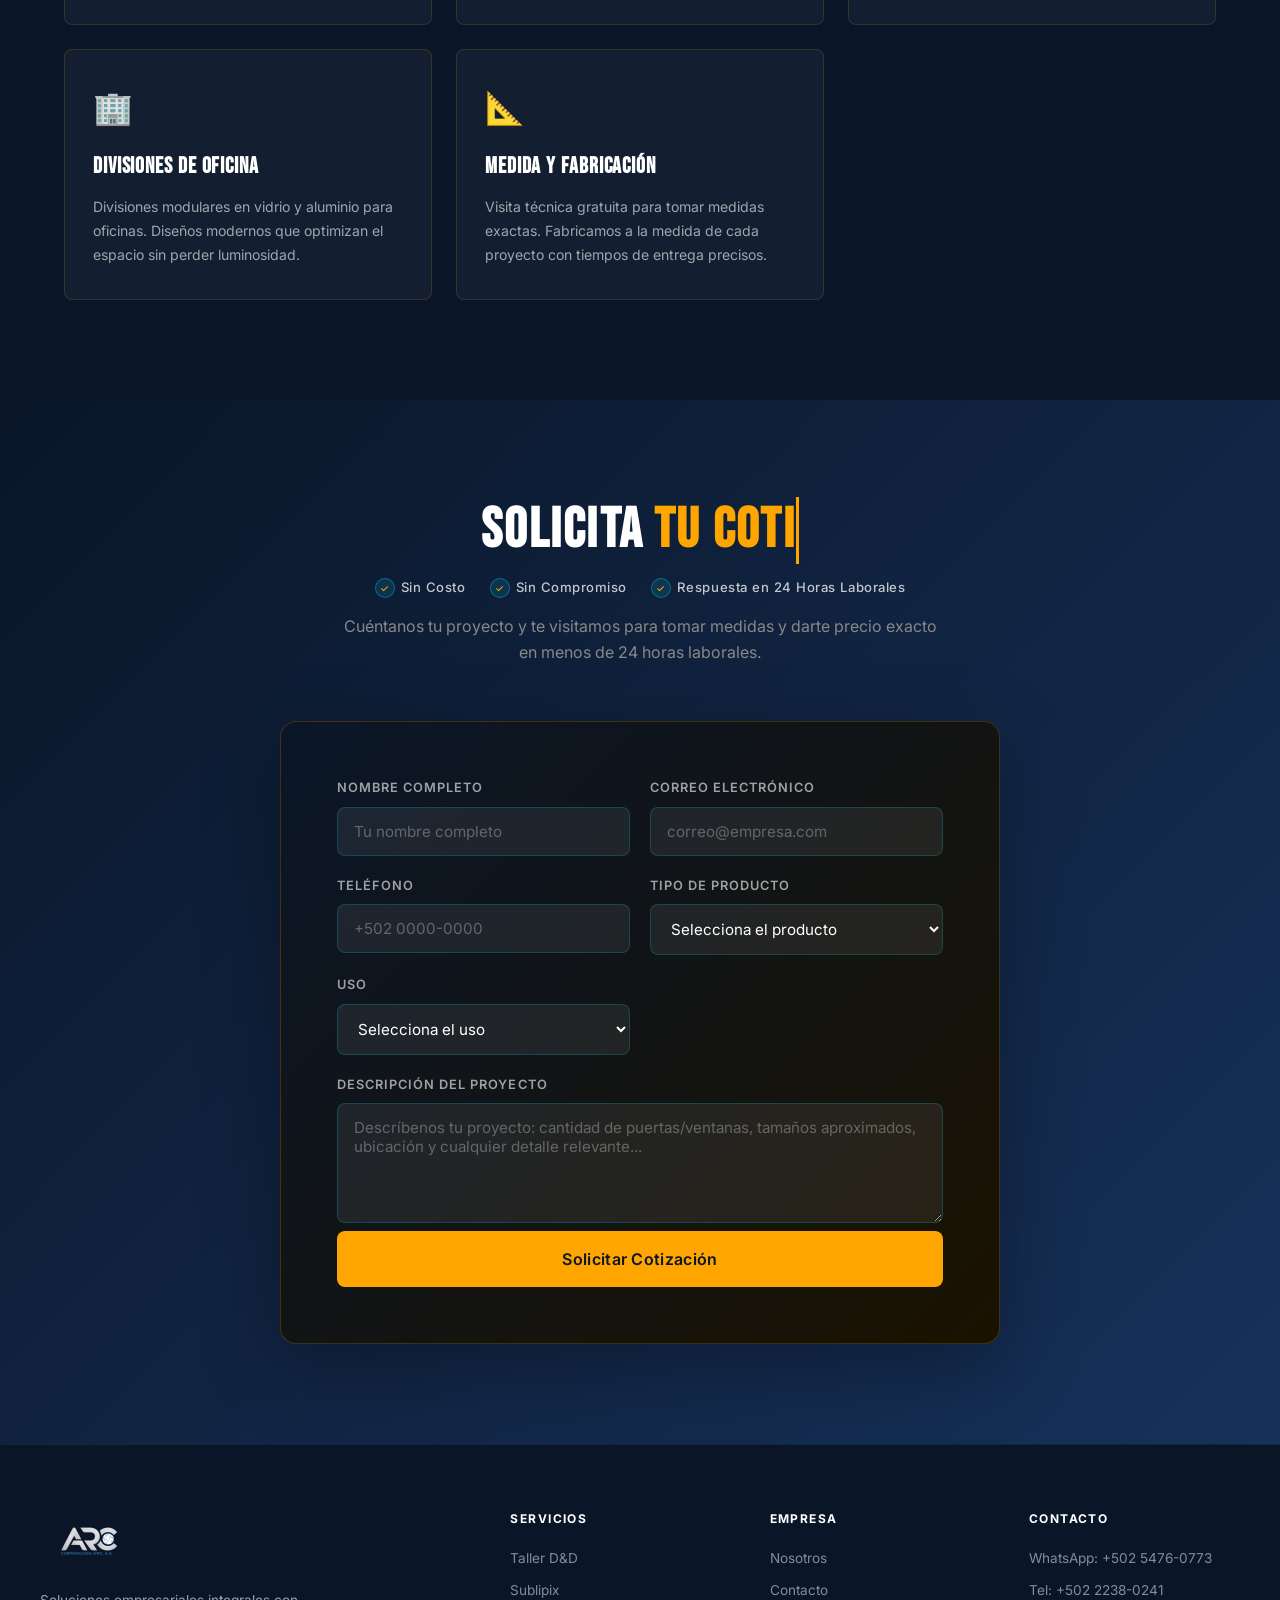
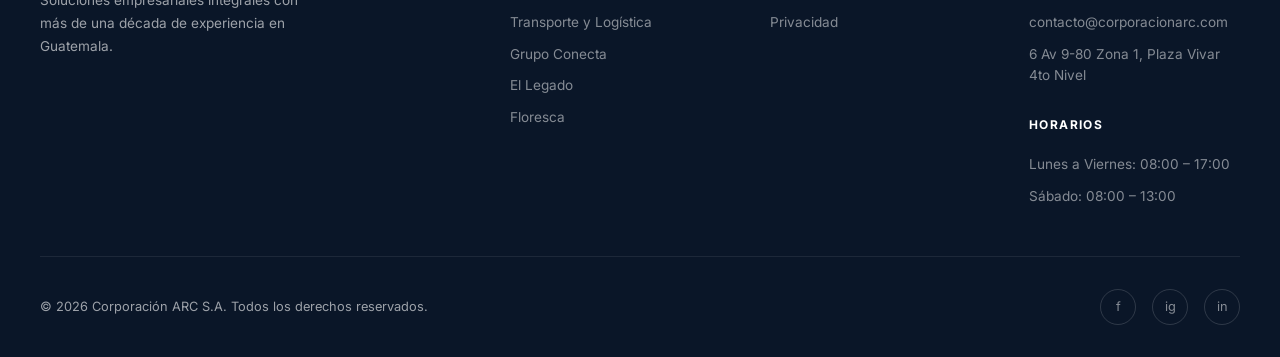
<file: el-legado.html>
<!DOCTYPE html>
<html lang="es">
<head>
  <meta charset="UTF-8">
  <meta name="viewport" content="width=device-width, initial-scale=1.0">
  <meta name="description" content="El Legado — Vidrería especializada en puertas y ventanas de PVC y aluminio en Guatemala. Instalación profesional con garantía.">
  <meta name="robots" content="index, follow">
  <meta property="og:title" content="El Legado — Corporación ARC S.A.">
  <meta property="og:type" content="website">
  <meta name="theme-color" content="#0A1628">
  <link rel="icon" href="assets/images/favicon.png">
  <title>El Legado — Corporación ARC S.A.</title>
  <link rel="preconnect" href="https://fonts.googleapis.com">
  <link rel="preconnect" href="https://fonts.gstatic.com" crossorigin>
  <link href="https://fonts.googleapis.com/css2?family=Bebas+Neue&family=Inter:wght@300;400;500;600;700&display=swap" rel="stylesheet">
  <link href="https://unpkg.com/aos@2.3.4/dist/aos.css" rel="stylesheet">
  <link rel="stylesheet" href="assets/css/main.css">
  <link rel="stylesheet" href="assets/css/responsive.css">
  <style>
    .hero--division { background: linear-gradient(135deg, #0A1628 0%, #1a1200 60%, #2a1e00 100%); }
    .hero--division .hero__bg::after { background: radial-gradient(ellipse at 60% 50%, rgba(255,160,0,0.12) 0%, transparent 60%); }
    .division-accent { color: #FFA500; }
    .btn--division { background-color: #FFA500; color: #0A1628; }
    .btn--division:hover { background-color: #ffbe45; transform: translateY(-2px); box-shadow: 0 8px 40px rgba(255,165,0,0.25); }
    .service-detail { display: grid; grid-template-columns: repeat(auto-fit, minmax(280px, 1fr)); gap: 24px; margin-top: 48px; }
    .detail-card { background: rgba(255,255,255,0.04); border: 1px solid rgba(255,165,0,0.15); border-radius: 8px; padding: 32px 28px; transition: border-color 0.3s ease, transform 0.3s ease; }
    .detail-card:hover { border-color: #FFA500; transform: translateY(-4px); }
    .detail-card__icon { font-size: 2rem; margin-bottom: 16px; display: block; }
    .detail-card__title { font-family: 'Bebas Neue', sans-serif; font-size: 1.4rem; letter-spacing: 0.04em; color: #fff; margin-bottom: 10px; }
    .detail-card__text { font-size: 0.88rem; color: rgba(255,255,255,0.6); line-height: 1.7; }
    .leads-form--division { background: linear-gradient(135deg, #0A1628 0%, #1a1200 100%); border-color: rgba(255,165,0,0.2); }
    .leads-form--division input:focus, .leads-form--division select:focus, .leads-form--division textarea:focus { border-color: #FFA500; box-shadow: 0 0 0 3px rgba(255,165,0,0.12); }
    .back-link { display: inline-flex; align-items: center; gap: 8px; color: rgba(255,255,255,0.5); font-size: 0.85rem; margin-bottom: 32px; transition: color 0.3s ease; }
    .back-link:hover { color: #FFA500; }
    .hero__division-logo { height: 160px; width: auto; max-width: 360px; object-fit: contain; margin-bottom: 20px; display: block; filter: drop-shadow(0 2px 12px rgba(0,0,0,0.4)); }
  </style>
</head>
<body>
  <div class="curtain" aria-hidden="true"></div>
  <div class="topbar">
    <a href="tel:+50222380241" class="topbar__link"><svg viewBox="0 0 24 24" xmlns="http://www.w3.org/2000/svg"><path d="M6.6 10.8c1.4 2.8 3.8 5.1 6.6 6.6l2.2-2.2c.3-.3.7-.4 1-.2 1.1.4 2.3.6 3.6.6.6 0 1 .4 1 1V20c0 .6-.4 1-1 1C10.6 21 3 13.4 3 4c0-.6.4-1 1-1h3.5c.6 0 1 .4 1 1 0 1.3.2 2.5.6 3.6.1.3 0 .7-.2 1L6.6 10.8z"/></svg><span>Tel: +502 2238-0241</span></a>
    <a href="https://wa.me/50254760773" target="_blank" rel="noopener" class="topbar__link"><svg viewBox="0 0 24 24" xmlns="http://www.w3.org/2000/svg"><path d="M17.472 14.382c-.297-.149-1.758-.867-2.03-.967-.273-.099-.471-.148-.67.15-.197.297-.767.966-.94 1.164-.173.199-.347.223-.644.075-.297-.15-1.255-.463-2.39-1.475-.883-.788-1.48-1.761-1.653-2.059-.173-.297-.018-.458.13-.606.134-.133.298-.347.446-.52.149-.174.198-.298.298-.497.099-.198.05-.371-.025-.52-.075-.149-.669-1.612-.916-2.207-.242-.579-.487-.5-.669-.51-.173-.008-.371-.01-.57-.01-.198 0-.52.074-.792.372-.272.297-1.04 1.016-1.04 2.479 0 1.462 1.065 2.875 1.213 3.074.149.198 2.096 3.2 5.077 4.487.709.306 1.262.489 1.694.625.712.227 1.36.195 1.871.118.571-.085 1.758-.719 2.006-1.413.248-.694.248-1.289.173-1.413-.074-.124-.272-.198-.57-.347z"/><path d="M12 0C5.373 0 0 5.373 0 12c0 2.127.558 4.126 1.532 5.858L.057 23.571a.75.75 0 00.921.921l5.713-1.475A11.943 11.943 0 0012 24c6.627 0 12-5.373 12-12S18.627 0 12 0zm0 21.75a9.705 9.705 0 01-4.95-1.355l-.355-.211-3.688.951.972-3.585-.232-.369A9.718 9.718 0 012.25 12C2.25 6.615 6.615 2.25 12 2.25S21.75 6.615 21.75 12 17.385 21.75 12 21.75z"/></svg><span>WhatsApp: +502 5476-0773</span></a>
  </div>
  <nav class="navbar" role="navigation" aria-label="Navegación principal">
    <a href="index.html" class="navbar__logo" data-curtain><img src="assets/images/logo-arc.png" alt="Corporación ARC S.A." class="navbar__logo-img"></a>
    <ul class="navbar__menu" id="navMenu" role="list">
      <li class="navbar__dropdown-wrap">
        <button class="navbar__link navbar__dropdown-btn active" aria-expanded="false" aria-haspopup="true">Servicios <span class="navbar__arrow">▾</span></button>
        <ul class="navbar__dropdown" role="menu">
          <li><a href="acr-automotriz.html" class="navbar__dropdown-link" data-curtain>Taller D&D</a></li>
          <li><a href="acr-print.html"      class="navbar__dropdown-link" data-curtain>Sublipix</a></li>
          <li><a href="acr-logistics.html"  class="navbar__dropdown-link" data-curtain>Transporte y Logística</a></li>
          <li><a href="acr-talent.html"     class="navbar__dropdown-link" data-curtain>Grupo Conecta</a></li>
          <li><a href="el-legado.html"      class="navbar__dropdown-link active">El Legado</a></li>
          <li><a href="floresca.html"       class="navbar__dropdown-link" data-curtain>Floresca</a></li>
        </ul>
      </li>
      <li><a href="index.html#nosotros" class="navbar__link" data-curtain>Nosotros</a></li>
      <li><a href="#contacto"           class="navbar__link">Contacto</a></li>
      <li><a href="postulacion.html" class="navbar__join">Únete al equipo</a></li>
      <li class="navbar__lang" role="group"><button data-lang="es" class="active">ES</button><button data-lang="en">EN</button></li>
    </ul>
    <button class="navbar__hamburger" id="hamburger" aria-label="Abrir menú" aria-expanded="false" aria-controls="navMenu"><span></span><span></span><span></span></button>
  </nav>

  <!-- HERO -->
  <section class="hero hero--division" aria-label="El Legado Vidrería">
    <div class="hero__bg"></div>
    <div class="hero__content">
      <img src="assets/images/logo-el-legado.png" alt="El Legado" class="hero__division-logo">
      <p class="hero__eyebrow division-accent">El Legado — Corporación ARC S.A.</p>
      <h1 class="hero__title">Puertas y ventanas<br>con carácter</h1>
      <p class="hero__subtitle">Vidrería especializada en PVC y aluminio. Fabricación e instalación profesional con garantía en cada proyecto.</p>
      <div class="hero__cta">
        <a href="#contacto" class="btn btn--division magnetic">Solicitar cotización</a>
        <a href="index.html" class="btn btn--outline magnetic" data-curtain>← Volver al inicio</a>
      </div>
    </div>
    <div class="hero__scroll" aria-hidden="true"><span>Scroll</span></div>
  </section>

  <!-- SERVICIOS DETALLE -->
  <section class="section section--dark" id="servicios">
    <div class="container">
      <a href="index.html" class="back-link" data-curtain>← Corporación ARC S.A.</a>
      <h2 class="section-title" data-aos="fade-up">Nuestros <span class="division-accent">Productos</span></h2>
      <p class="section-subtitle" data-aos="fade-up" data-aos-delay="100">Fabricamos e instalamos soluciones de vidrería para hogar, comercio e industria.</p>
      <div class="service-detail">
        <div class="detail-card" data-aos="fade-up" data-aos-delay="0"><span class="detail-card__icon">🚪</span><h3 class="detail-card__title">Puertas de PVC</h3><p class="detail-card__text">Puertas de PVC para exteriores e interiores. Resistentes a la humedad, sin mantenimiento de pintura y con excelente aislamiento térmico y acústico.</p></div>
        <div class="detail-card" data-aos="fade-up" data-aos-delay="100"><span class="detail-card__icon">🪟</span><h3 class="detail-card__title">Ventanas de PVC</h3><p class="detail-card__text">Ventanas corredizas, abatibles y fijas en PVC de alta densidad. Doble vidrio disponible para mayor aislamiento y seguridad.</p></div>
        <div class="detail-card" data-aos="fade-up" data-aos-delay="200"><span class="detail-card__icon">🔧</span><h3 class="detail-card__title">Aluminio Arquitectónico</h3><p class="detail-card__text">Marcos, divisiones, fachadas y estructuras en aluminio anodizado y lacado. Acabados elegantes para proyectos residenciales y comerciales.</p></div>
        <div class="detail-card" data-aos="fade-up" data-aos-delay="300"><span class="detail-card__icon">🏢</span><h3 class="detail-card__title">Divisiones de Oficina</h3><p class="detail-card__text">Divisiones modulares en vidrio y aluminio para oficinas. Diseños modernos que optimizan el espacio sin perder luminosidad.</p></div>

        <div class="detail-card" data-aos="fade-up" data-aos-delay="500"><span class="detail-card__icon">📐</span><h3 class="detail-card__title">Medida y Fabricación</h3><p class="detail-card__text">Visita técnica gratuita para tomar medidas exactas. Fabricamos a la medida de cada proyecto con tiempos de entrega precisos.</p></div>
      </div>
    </div>
  </section>

  <!-- FORMULARIO -->
  <section class="section section--cotizacion" id="contacto">
    <div class="section--cotizacion__bg" aria-hidden="true"></div>
    <div class="container">
      <div class="cotizacion-header" data-aos="fade-up">
        <h2 class="section-title cotizacion-title" style="color:#fff;">
          Solicita <span class="cotizacion-typewriter division-accent" id="cotizacionTypewriter">tu Cotización</span>
        </h2>
        <div class="cotizacion-benefits">
          <span class="cotizacion-benefit"><span class="cotizacion-check" style="color:#FFA500;">✓</span> Sin Costo</span>
          <span class="cotizacion-benefit"><span class="cotizacion-check" style="color:#FFA500;">✓</span> Sin Compromiso</span>
          <span class="cotizacion-benefit"><span class="cotizacion-check" style="color:#FFA500;">✓</span> Respuesta en 24 Horas Laborales</span>
        </div>
      </div>
      <p class="section-subtitle" data-aos="fade-up" data-aos-delay="100">Cuéntanos tu proyecto y te visitamos para tomar medidas y darte precio exacto en menos de 24 horas laborales.</p>
      <div data-aos="fade-up" data-aos-delay="200">
        <form class="leads-form leads-form-el leads-form--division" name="leads-legado" method="POST" data-netlify="true" netlify-honeypot="bot-field" novalidate>
          <input type="hidden" name="form-name" value="leads-legado">
          <input type="hidden" name="division" value="El Legado">
          <div class="form-honeypot" aria-hidden="true"><input type="text" name="bot-field" tabindex="-1" autocomplete="off"></div>
          <div class="form-grid">
            <div class="form-group"><label for="nombre">Nombre completo</label><input type="text" id="nombre" name="nombre" placeholder="Tu nombre completo" required autocomplete="name" maxlength="100"></div>
            <div class="form-group"><label for="correo">Correo electrónico</label><input type="email" id="correo" name="correo" placeholder="correo@empresa.com" required autocomplete="email" maxlength="150"></div>
            <div class="form-group"><label for="telefono">Teléfono</label><input type="tel" id="telefono" name="telefono" placeholder="+502 0000-0000" required autocomplete="tel" maxlength="20"></div>
            <div class="form-group"><label for="producto">Tipo de producto</label><select id="producto" name="producto" required><option value="">Selecciona el producto</option><option value="puerta-pvc">Puerta de PVC</option><option value="ventana-pvc">Ventana de PVC</option><option value="aluminio">Marco / Estructura de aluminio</option><option value="division">División de oficina</option><option value="vidrio-seguridad">Vidrio de seguridad</option><option value="otro">Otro</option></select></div>
            <div class="form-group"><label for="uso">Uso</label><select id="uso" name="uso" required><option value="">Selecciona el uso</option><option value="residencial">Residencial</option><option value="comercial">Comercial</option><option value="industrial">Industrial</option><option value="oficina">Oficina</option></select></div>
            <div class="form-group form-group--full"><label for="mensaje">Descripción del proyecto</label><textarea id="mensaje" name="mensaje" placeholder="Descríbenos tu proyecto: cantidad de puertas/ventanas, tamaños aproximados, ubicación y cualquier detalle relevante..." required maxlength="1000" rows="4"></textarea></div>
          </div>
          <button type="submit" class="btn btn--division form-submit magnetic btn--shimmer">Solicitar Cotización</button>
          <div class="form-message" role="alert" aria-live="polite"></div>
        </form>
      </div>
    </div>
  </section>

  <footer class="footer" role="contentinfo">
    <div class="footer__grid">
      <div><div class="footer__brand-logo"><img src="assets/images/logo-arc.png" alt="Corporación ARC S.A." class="footer__logo-img"></div><p class="footer__brand-text">Soluciones empresariales integrales con más de una década de experiencia en Guatemala.</p></div>
      <div><h4 class="footer__heading">Servicios</h4><ul class="footer__links"><li><a href="acr-automotriz.html" data-curtain>Taller D&D</a></li><li><a href="acr-print.html" data-curtain>Sublipix</a></li><li><a href="acr-logistics.html" data-curtain>Transporte y Logística</a></li><li><a href="acr-talent.html" data-curtain>Grupo Conecta</a></li><li><a href="el-legado.html">El Legado</a></li><li><a href="floresca.html" data-curtain>Floresca</a></li></ul></div>
      <div><h4 class="footer__heading">Empresa</h4><ul class="footer__links"><li><a href="index.html#nosotros" data-curtain>Nosotros</a></li><li><a href="index.html#info-contacto">Contacto</a></li><li><a href="privacidad.html">Privacidad</a></li></ul></div>
      <div><h4 class="footer__heading">Contacto</h4><ul class="footer__links"><li><a href="https://wa.me/50254760773" target="_blank" rel="noopener">WhatsApp: +502 5476-0773</a></li><li><a href="tel:+50222380241">Tel: +502 2238-0241</a></li><li><a href="mailto:contacto@corporacionarc.com">contacto@corporacionarc.com</a></li><li>6 Av 9-80 Zona 1, Plaza Vivar 4to Nivel</li></ul><h4 class="footer__heading footer__heading--horarios">Horarios</h4><ul class="footer__links footer__horarios"><li>Lunes a Viernes: 08:00 – 17:00</li><li>Sábado: 08:00 – 13:00</li></ul></div>
    </div>
    <div class="footer__bottom"><span>© 2026 Corporación ARC S.A. Todos los derechos reservados.</span><div class="footer__social"><a href="#" aria-label="Facebook" rel="noopener">f</a><a href="#" aria-label="Instagram" rel="noopener">ig</a><a href="#" aria-label="LinkedIn" rel="noopener">in</a></div></div>
  </footer>
  <script src="https://unpkg.com/aos@2.3.4/dist/aos.js"></script>
  <script src="assets/js/main.js"></script>
  <script src="assets/js/i18n.js"></script>
  <script src="assets/js/leads.js"></script>
  <a href="https://wa.me/50254760773" target="_blank" rel="noopener" class="whatsapp-float" aria-label="WhatsApp"><svg viewBox="0 0 24 24" xmlns="http://www.w3.org/2000/svg"><path d="M17.472 14.382c-.297-.149-1.758-.867-2.03-.967-.273-.099-.471-.148-.67.15-.197.297-.767.966-.94 1.164-.173.199-.347.223-.644.075-.297-.15-1.255-.463-2.39-1.475-.883-.788-1.48-1.761-1.653-2.059-.173-.297-.018-.458.13-.606.134-.133.298-.347.446-.52.149-.174.198-.298.298-.497.099-.198.05-.371-.025-.52-.075-.149-.669-1.612-.916-2.207-.242-.579-.487-.5-.669-.51-.173-.008-.371-.01-.57-.01-.198 0-.52.074-.792.372-.272.297-1.04 1.016-1.04 2.479 0 1.462 1.065 2.875 1.213 3.074.149.198 2.096 3.2 5.077 4.487.709.306 1.262.489 1.694.625.712.227 1.36.195 1.871.118.571-.085 1.758-.719 2.006-1.413.248-.694.248-1.289.173-1.413-.074-.124-.272-.198-.57-.347zM12 0C5.373 0 0 5.373 0 12c0 2.127.558 4.126 1.532 5.858L.057 23.571a.75.75 0 00.921.921l5.713-1.475A11.943 11.943 0 0012 24c6.627 0 12-5.373 12-12S18.627 0 12 0zm0 21.75a9.705 9.705 0 01-4.95-1.355l-.355-.211-3.688.951.972-3.585-.232-.369A9.718 9.718 0 012.25 12C2.25 6.615 6.615 2.25 12 2.25S21.75 6.615 21.75 12 17.385 21.75 12 21.75z"/></svg></a>
</body>
</html>
</file>
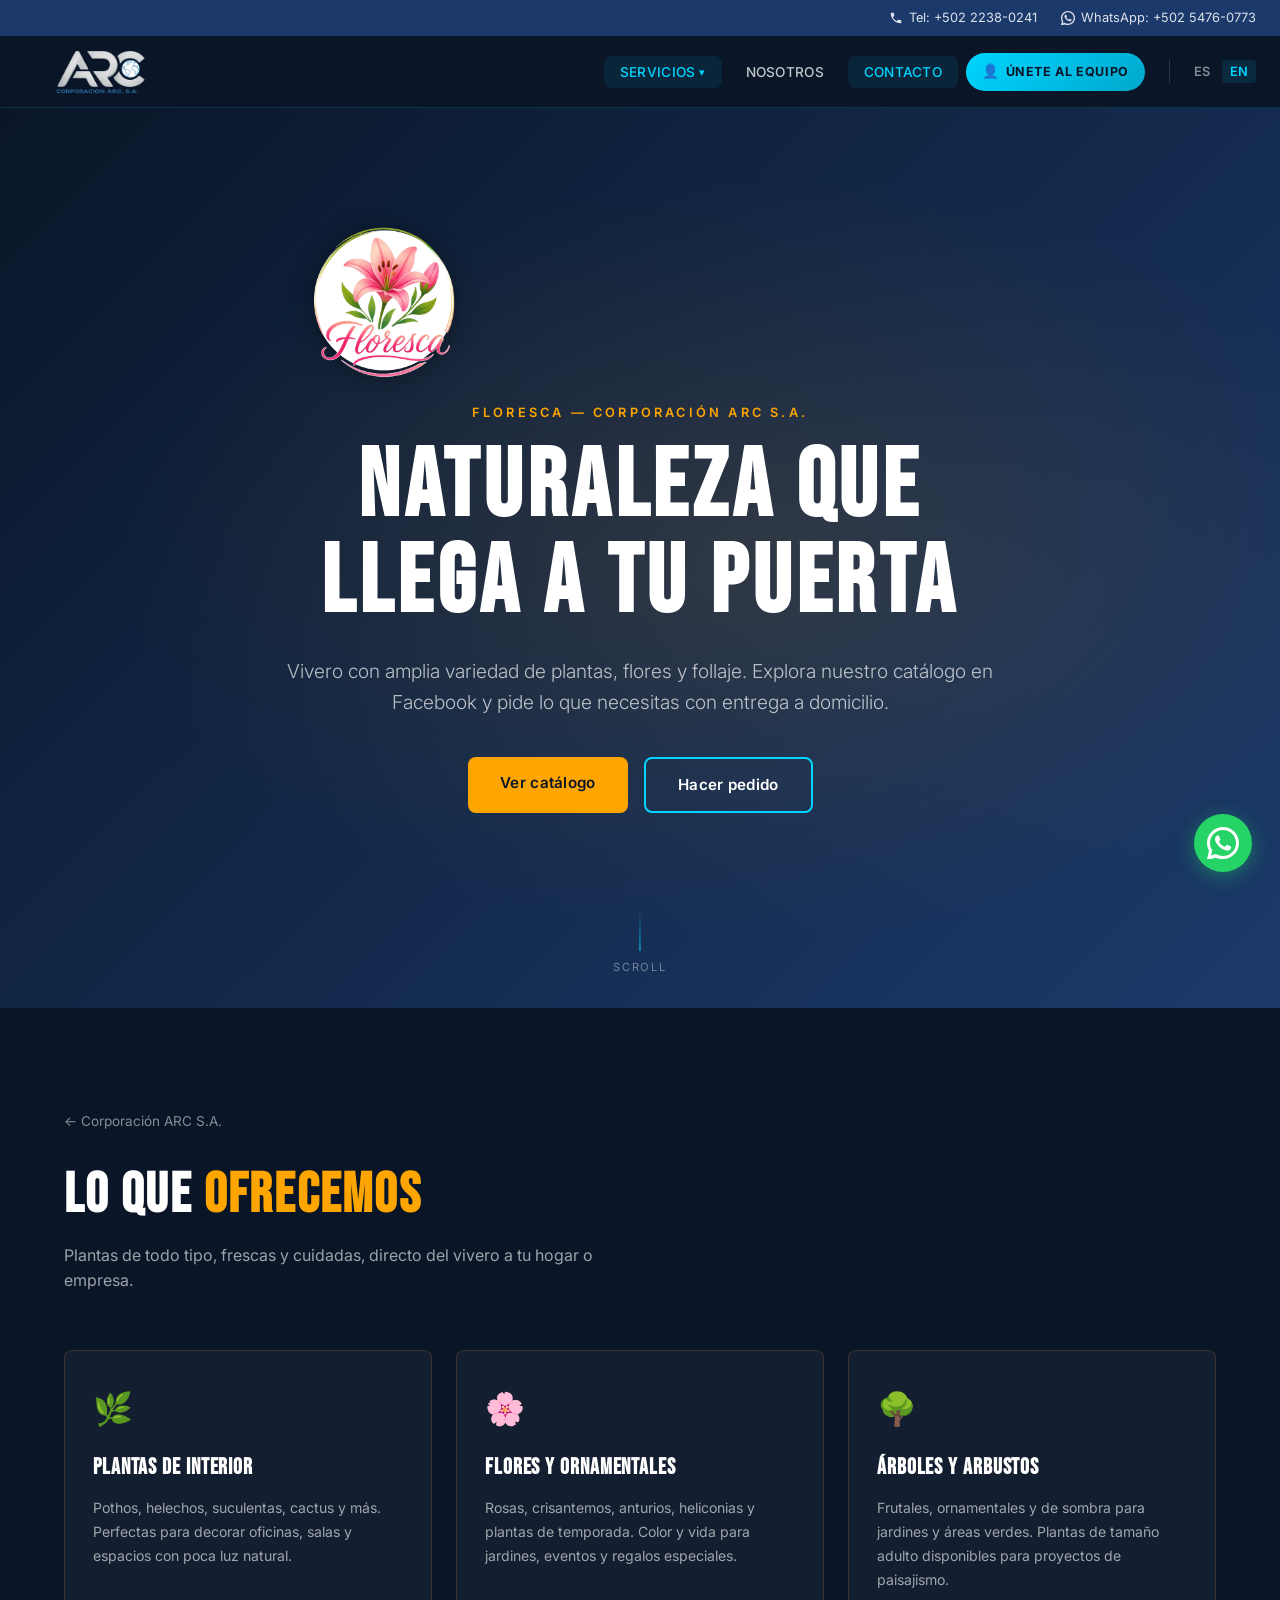
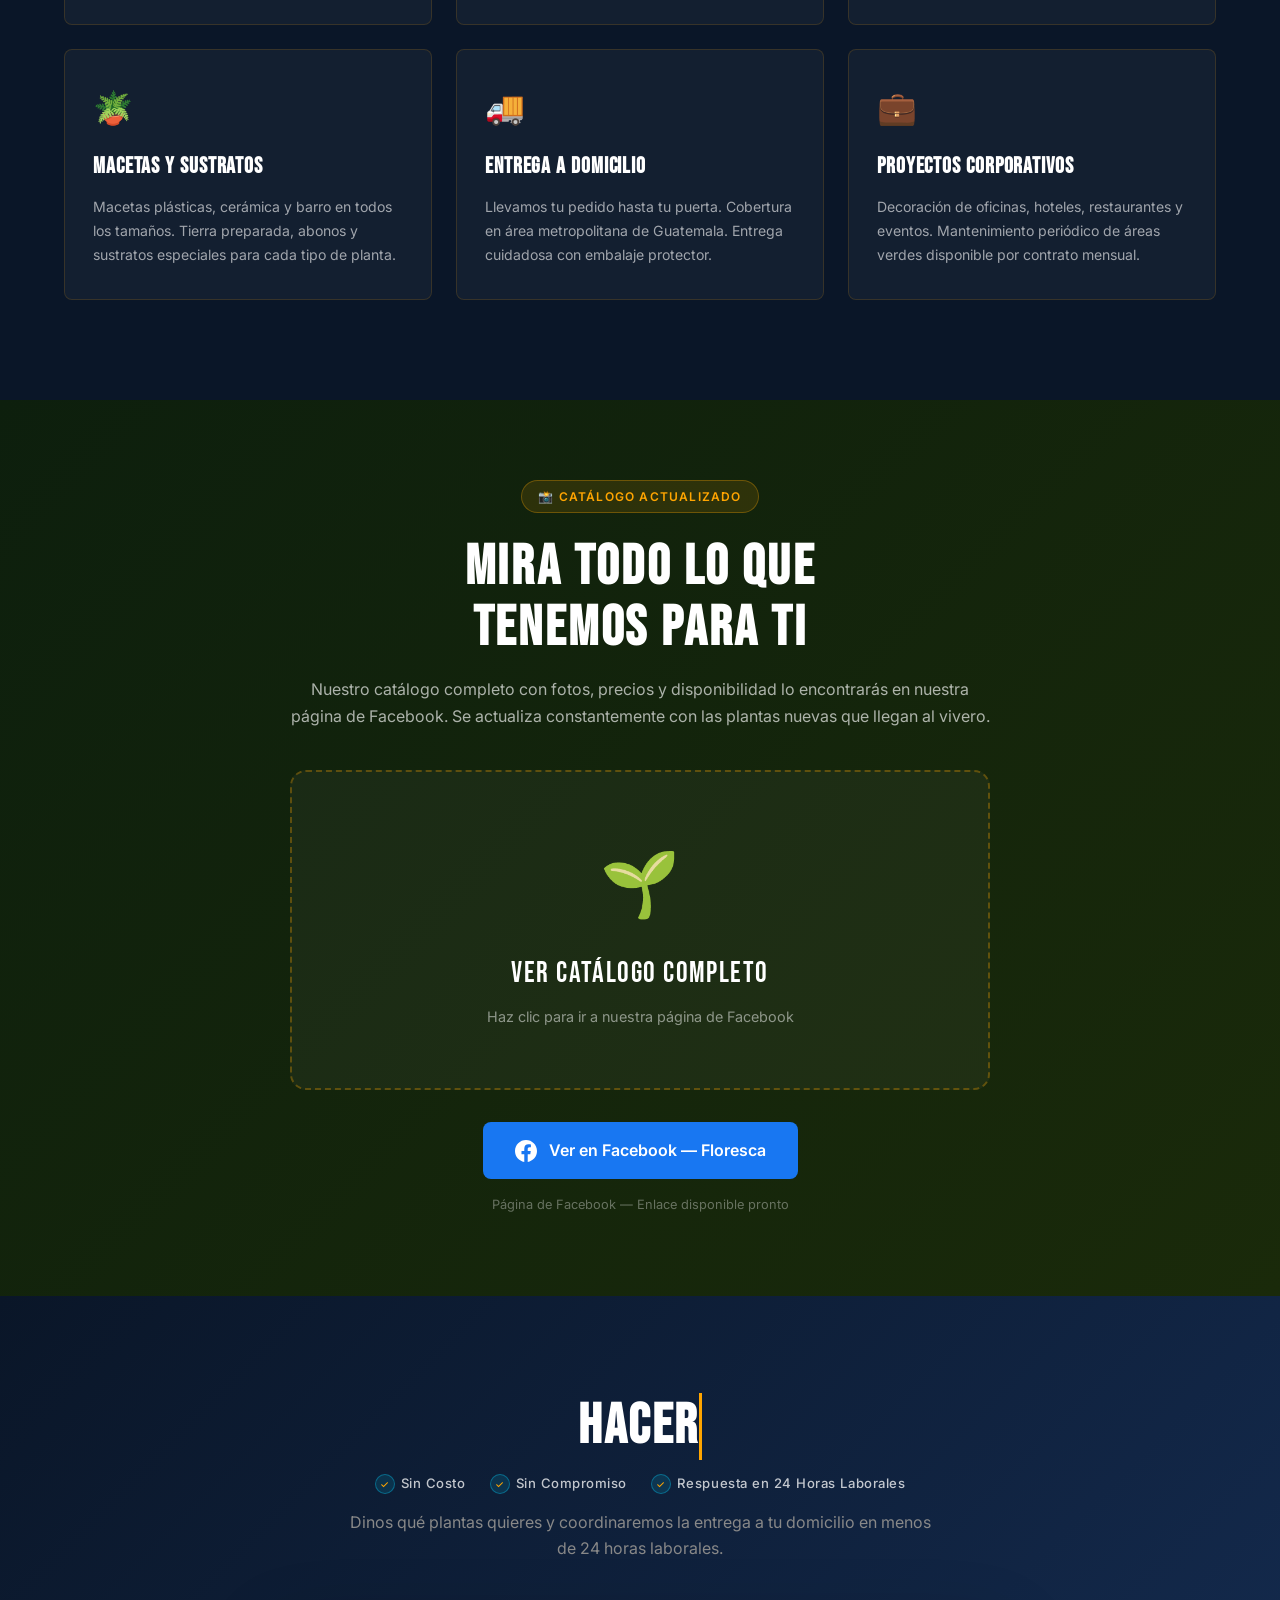
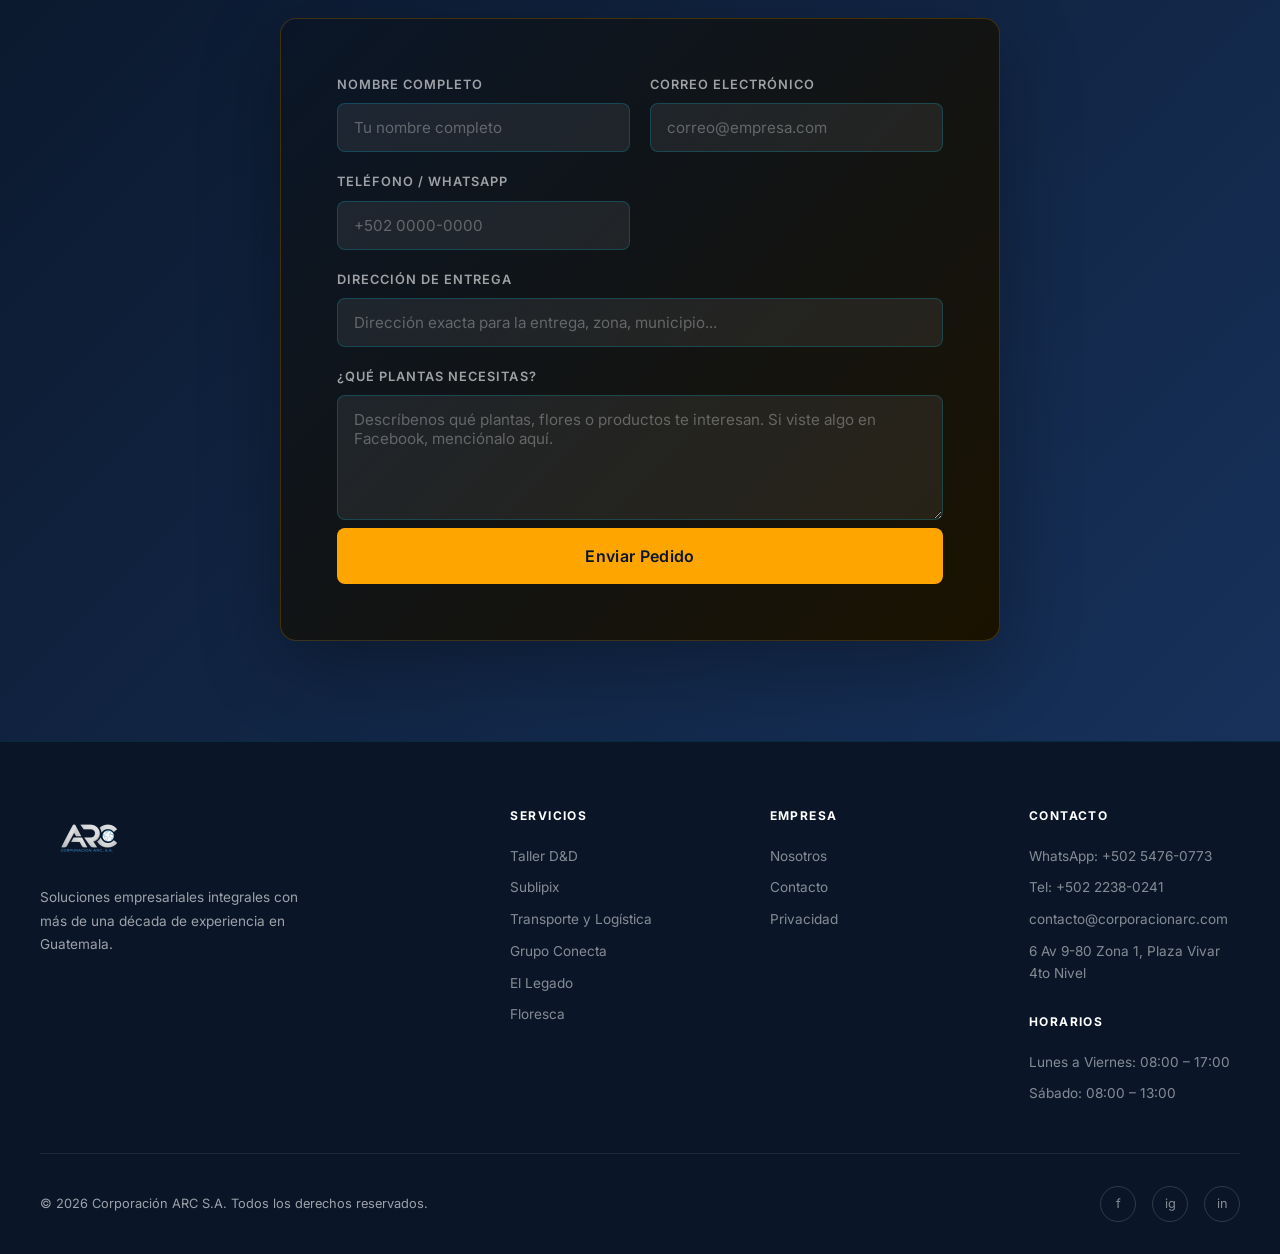
<file: floresca.html>
<!DOCTYPE html>
<html lang="es">
<head>
  <meta charset="UTF-8">
  <meta name="viewport" content="width=device-width, initial-scale=1.0">
  <meta name="description" content="Floresca — Vivero con amplia variedad de plantas y flores en Guatemala. Catálogo en Facebook y servicio de entrega a domicilio.">
  <meta name="robots" content="index, follow">
  <meta property="og:title" content="Floresca — Corporación ARC S.A.">
  <meta property="og:type" content="website">
  <meta name="theme-color" content="#0A1628">
  <link rel="icon" href="assets/images/favicon.png">
  <title>Floresca — Corporación ARC S.A.</title>
  <link rel="preconnect" href="https://fonts.googleapis.com">
  <link rel="preconnect" href="https://fonts.gstatic.com" crossorigin>
  <link href="https://fonts.googleapis.com/css2?family=Bebas+Neue&family=Inter:wght@300;400;500;600;700&display=swap" rel="stylesheet">
  <link href="https://unpkg.com/aos@2.3.4/dist/aos.css" rel="stylesheet">
  <link rel="stylesheet" href="assets/css/main.css">
  <link rel="stylesheet" href="assets/css/responsive.css">
  <style>
    .hero--division { background: linear-gradient(135deg, #0A1628 0%, #1a1200 60%, #2a1e00 100%); }
    .hero--division .hero__bg::after { background: radial-gradient(ellipse at 60% 50%, rgba(255,160,0,0.12) 0%, transparent 60%); }
    .division-accent { color: #FFA500; }
    .btn--division { background-color: #FFA500; color: #0A1628; }
    .btn--division:hover { background-color: #ffbe45; transform: translateY(-2px); box-shadow: 0 8px 40px rgba(255,165,0,0.25); }
    .service-detail { display: grid; grid-template-columns: repeat(auto-fit, minmax(280px, 1fr)); gap: 24px; margin-top: 48px; }
    .detail-card { background: rgba(255,255,255,0.04); border: 1px solid rgba(255,165,0,0.15); border-radius: 8px; padding: 32px 28px; transition: border-color 0.3s ease, transform 0.3s ease; }
    .detail-card:hover { border-color: #FFA500; transform: translateY(-4px); }
    .detail-card__icon { font-size: 2rem; margin-bottom: 16px; display: block; }
    .detail-card__title { font-family: 'Bebas Neue', sans-serif; font-size: 1.4rem; letter-spacing: 0.04em; color: #fff; margin-bottom: 10px; }
    .detail-card__text { font-size: 0.88rem; color: rgba(255,255,255,0.6); line-height: 1.7; }
    .leads-form--division { background: linear-gradient(135deg, #0A1628 0%, #1a1200 100%); border-color: rgba(255,165,0,0.2); }
    .leads-form--division input:focus, .leads-form--division select:focus, .leads-form--division textarea:focus { border-color: #FFA500; box-shadow: 0 0 0 3px rgba(255,165,0,0.12); }
    .back-link { display: inline-flex; align-items: center; gap: 8px; color: rgba(255,255,255,0.5); font-size: 0.85rem; margin-bottom: 32px; transition: color 0.3s ease; }
    .back-link:hover { color: #FFA500; }
    .hero__division-logo { height: 160px; width: auto; max-width: 360px; object-fit: contain; margin-bottom: 20px; display: block; filter: drop-shadow(0 2px 12px rgba(0,0,0,0.4)); }

    /* ── SECCIÓN CATÁLOGO FACEBOOK ─────────────────────── */
    .catalogo-section {
      padding: 80px 24px;
      background: linear-gradient(135deg, #0d1f0d 0%, #1a2a0a 100%);
      text-align: center;
    }
    .catalogo-inner {
      max-width: 700px;
      margin: 0 auto;
    }
    .catalogo-badge {
      display: inline-block;
      background: rgba(255,165,0,0.12);
      border: 1px solid rgba(255,165,0,0.3);
      color: #FFA500;
      font-size: 0.75rem;
      font-weight: 600;
      letter-spacing: 0.1em;
      text-transform: uppercase;
      padding: 6px 16px;
      border-radius: 999px;
      margin-bottom: 24px;
    }
    .catalogo-title {
      font-family: 'Bebas Neue', sans-serif;
      font-size: clamp(2rem, 5vw, 3.5rem);
      letter-spacing: 0.05em;
      color: #fff;
      margin-bottom: 16px;
      line-height: 1.1;
    }
    .catalogo-text {
      font-size: 1rem;
      color: rgba(255,255,255,0.65);
      line-height: 1.7;
      margin-bottom: 40px;
    }
    .catalogo-preview {
      background: rgba(255,255,255,0.04);
      border: 2px dashed rgba(255,165,0,0.3);
      border-radius: 16px;
      padding: 60px 40px;
      margin-bottom: 32px;
      position: relative;
      overflow: hidden;
      transition: border-color 0.3s ease, background 0.3s ease;
      cursor: pointer;
    }
    .catalogo-preview:hover {
      border-color: #FFA500;
      background: rgba(255,165,0,0.05);
    }
    .catalogo-preview__icon {
      font-size: 4rem;
      margin-bottom: 16px;
      display: block;
      animation: float 3s ease-in-out infinite;
    }
    @keyframes float {
      0%, 100% { transform: translateY(0); }
      50%       { transform: translateY(-8px); }
    }
    .catalogo-preview__title {
      font-family: 'Bebas Neue', sans-serif;
      font-size: 1.8rem;
      letter-spacing: 0.05em;
      color: #fff;
      margin-bottom: 8px;
    }
    .catalogo-preview__sub {
      font-size: 0.9rem;
      color: rgba(255,255,255,0.5);
    }
    .btn--facebook {
      display: inline-flex;
      align-items: center;
      gap: 12px;
      background: #1877F2;
      color: #fff;
      font-family: 'Inter', sans-serif;
      font-weight: 600;
      font-size: 1rem;
      padding: 16px 32px;
      border-radius: 8px;
      text-decoration: none;
      transition: background 0.3s ease, transform 0.3s ease, box-shadow 0.3s ease;
    }
    .btn--facebook:hover {
      background: #1464d8;
      transform: translateY(-2px);
      box-shadow: 0 8px 32px rgba(24,119,242,0.35);
    }
    .btn--facebook svg { width: 22px; height: 22px; fill: currentColor; }
    .catalogo-note {
      margin-top: 16px;
      font-size: 0.8rem;
      color: rgba(255,255,255,0.35);
    }
  </style>
</head>
<body>
  <div class="curtain" aria-hidden="true"></div>
  <div class="topbar">
    <a href="tel:+50222380241" class="topbar__link"><svg viewBox="0 0 24 24" xmlns="http://www.w3.org/2000/svg"><path d="M6.6 10.8c1.4 2.8 3.8 5.1 6.6 6.6l2.2-2.2c.3-.3.7-.4 1-.2 1.1.4 2.3.6 3.6.6.6 0 1 .4 1 1V20c0 .6-.4 1-1 1C10.6 21 3 13.4 3 4c0-.6.4-1 1-1h3.5c.6 0 1 .4 1 1 0 1.3.2 2.5.6 3.6.1.3 0 .7-.2 1L6.6 10.8z"/></svg><span>Tel: +502 2238-0241</span></a>
    <a href="https://wa.me/50254760773" target="_blank" rel="noopener" class="topbar__link"><svg viewBox="0 0 24 24" xmlns="http://www.w3.org/2000/svg"><path d="M17.472 14.382c-.297-.149-1.758-.867-2.03-.967-.273-.099-.471-.148-.67.15-.197.297-.767.966-.94 1.164-.173.199-.347.223-.644.075-.297-.15-1.255-.463-2.39-1.475-.883-.788-1.48-1.761-1.653-2.059-.173-.297-.018-.458.13-.606.134-.133.298-.347.446-.52.149-.174.198-.298.298-.497.099-.198.05-.371-.025-.52-.075-.149-.669-1.612-.916-2.207-.242-.579-.487-.5-.669-.51-.173-.008-.371-.01-.57-.01-.198 0-.52.074-.792.372-.272.297-1.04 1.016-1.04 2.479 0 1.462 1.065 2.875 1.213 3.074.149.198 2.096 3.2 5.077 4.487.709.306 1.262.489 1.694.625.712.227 1.36.195 1.871.118.571-.085 1.758-.719 2.006-1.413.248-.694.248-1.289.173-1.413-.074-.124-.272-.198-.57-.347z"/><path d="M12 0C5.373 0 0 5.373 0 12c0 2.127.558 4.126 1.532 5.858L.057 23.571a.75.75 0 00.921.921l5.713-1.475A11.943 11.943 0 0012 24c6.627 0 12-5.373 12-12S18.627 0 12 0zm0 21.75a9.705 9.705 0 01-4.95-1.355l-.355-.211-3.688.951.972-3.585-.232-.369A9.718 9.718 0 012.25 12C2.25 6.615 6.615 2.25 12 2.25S21.75 6.615 21.75 12 17.385 21.75 12 21.75z"/></svg><span>WhatsApp: +502 5476-0773</span></a>
  </div>
  <nav class="navbar" role="navigation" aria-label="Navegación principal">
    <a href="index.html" class="navbar__logo" data-curtain><img src="assets/images/logo-arc.png" alt="Corporación ARC S.A." class="navbar__logo-img"></a>
    <ul class="navbar__menu" id="navMenu" role="list">
      <li class="navbar__dropdown-wrap">
        <button class="navbar__link navbar__dropdown-btn active" aria-expanded="false" aria-haspopup="true">Servicios <span class="navbar__arrow">▾</span></button>
        <ul class="navbar__dropdown" role="menu">
          <li><a href="acr-automotriz.html" class="navbar__dropdown-link" data-curtain>Taller D&D</a></li>
          <li><a href="acr-print.html"      class="navbar__dropdown-link" data-curtain>Sublipix</a></li>
          <li><a href="acr-logistics.html"  class="navbar__dropdown-link" data-curtain>Transporte y Logística</a></li>
          <li><a href="acr-talent.html"     class="navbar__dropdown-link" data-curtain>Grupo Conecta</a></li>
          <li><a href="el-legado.html"      class="navbar__dropdown-link" data-curtain>El Legado</a></li>
          <li><a href="floresca.html"       class="navbar__dropdown-link active">Floresca</a></li>
        </ul>
      </li>
      <li><a href="index.html#nosotros" class="navbar__link" data-curtain>Nosotros</a></li>
      <li><a href="#contacto"           class="navbar__link">Contacto</a></li>
      <li><a href="postulacion.html" class="navbar__join">Únete al equipo</a></li>
      <li class="navbar__lang" role="group"><button data-lang="es" class="active">ES</button><button data-lang="en">EN</button></li>
    </ul>
    <button class="navbar__hamburger" id="hamburger" aria-label="Abrir menú" aria-expanded="false" aria-controls="navMenu"><span></span><span></span><span></span></button>
  </nav>

  <!-- HERO -->
  <section class="hero hero--division" aria-label="Floresca Vivero">
    <div class="hero__bg"></div>
    <div class="hero__content">
      <img src="assets/images/logo-floresca.png" alt="Floresca" class="hero__division-logo">
      <p class="hero__eyebrow division-accent">Floresca — Corporación ARC S.A.</p>
      <h1 class="hero__title">Naturaleza que<br>llega a tu puerta</h1>
      <p class="hero__subtitle">Vivero con amplia variedad de plantas, flores y follaje. Explora nuestro catálogo en Facebook y pide lo que necesitas con entrega a domicilio.</p>
      <div class="hero__cta">
        <a href="#catalogo" class="btn btn--division magnetic">Ver catálogo</a>
        <a href="#contacto" class="btn btn--outline magnetic">Hacer pedido</a>
      </div>
    </div>
    <div class="hero__scroll" aria-hidden="true"><span>Scroll</span></div>
  </section>

  <!-- SERVICIOS -->
  <section class="section section--dark" id="servicios">
    <div class="container">
      <a href="index.html" class="back-link" data-curtain>← Corporación ARC S.A.</a>
      <h2 class="section-title" data-aos="fade-up">Lo que <span class="division-accent">Ofrecemos</span></h2>
      <p class="section-subtitle" data-aos="fade-up" data-aos-delay="100">Plantas de todo tipo, frescas y cuidadas, directo del vivero a tu hogar o empresa.</p>
      <div class="service-detail">
        <div class="detail-card" data-aos="fade-up" data-aos-delay="0"><span class="detail-card__icon">🌿</span><h3 class="detail-card__title">Plantas de Interior</h3><p class="detail-card__text">Pothos, helechos, suculentas, cactus y más. Perfectas para decorar oficinas, salas y espacios con poca luz natural.</p></div>
        <div class="detail-card" data-aos="fade-up" data-aos-delay="100"><span class="detail-card__icon">🌸</span><h3 class="detail-card__title">Flores y Ornamentales</h3><p class="detail-card__text">Rosas, crisantemos, anturios, heliconias y plantas de temporada. Color y vida para jardines, eventos y regalos especiales.</p></div>
        <div class="detail-card" data-aos="fade-up" data-aos-delay="200"><span class="detail-card__icon">🌳</span><h3 class="detail-card__title">Árboles y Arbustos</h3><p class="detail-card__text">Frutales, ornamentales y de sombra para jardines y áreas verdes. Plantas de tamaño adulto disponibles para proyectos de paisajismo.</p></div>
        <div class="detail-card" data-aos="fade-up" data-aos-delay="300"><span class="detail-card__icon">🪴</span><h3 class="detail-card__title">Macetas y Sustratos</h3><p class="detail-card__text">Macetas plásticas, cerámica y barro en todos los tamaños. Tierra preparada, abonos y sustratos especiales para cada tipo de planta.</p></div>
        <div class="detail-card" data-aos="fade-up" data-aos-delay="400"><span class="detail-card__icon">🚚</span><h3 class="detail-card__title">Entrega a Domicilio</h3><p class="detail-card__text">Llevamos tu pedido hasta tu puerta. Cobertura en área metropolitana de Guatemala. Entrega cuidadosa con embalaje protector.</p></div>
        <div class="detail-card" data-aos="fade-up" data-aos-delay="500"><span class="detail-card__icon">💼</span><h3 class="detail-card__title">Proyectos Corporativos</h3><p class="detail-card__text">Decoración de oficinas, hoteles, restaurantes y eventos. Mantenimiento periódico de áreas verdes disponible por contrato mensual.</p></div>
      </div>
    </div>
  </section>

  <!-- CATÁLOGO FACEBOOK -->
  <section class="catalogo-section" id="catalogo" aria-label="Catálogo en Facebook">
    <div class="catalogo-inner" data-aos="fade-up">
      <span class="catalogo-badge">📸 Catálogo actualizado</span>
      <h2 class="catalogo-title">Mira todo lo que<br>tenemos para ti</h2>
      <p class="catalogo-text">
        Nuestro catálogo completo con fotos, precios y disponibilidad lo encontrarás en nuestra página de Facebook.
        Se actualiza constantemente con las plantas nuevas que llegan al vivero.
      </p>

      <div class="catalogo-preview" onclick="window.open('https://www.facebook.com', '_blank')" role="button" tabindex="0" aria-label="Ver catálogo en Facebook">
        <span class="catalogo-preview__icon">🌱</span>
        <p class="catalogo-preview__title">Ver catálogo completo</p>
        <p class="catalogo-preview__sub">Haz clic para ir a nuestra página de Facebook</p>
      </div>

      <a href="https://www.facebook.com" target="_blank" rel="noopener" class="btn--facebook">
        <svg viewBox="0 0 24 24"><path d="M24 12.073c0-6.627-5.373-12-12-12s-12 5.373-12 12c0 5.99 4.388 10.954 10.125 11.854v-8.385H7.078v-3.47h3.047V9.43c0-3.007 1.792-4.669 4.533-4.669 1.312 0 2.686.235 2.686.235v2.953H15.83c-1.491 0-1.956.925-1.956 1.874v2.25h3.328l-.532 3.47h-2.796v8.385C19.612 23.027 24 18.062 24 12.073z"/></svg>
        Ver en Facebook — Floresca
      </a>
      <p class="catalogo-note">Página de Facebook — Enlace disponible pronto</p>
    </div>
  </section>

  <!-- FORMULARIO -->
  <section class="section section--cotizacion" id="contacto">
    <div class="section--cotizacion__bg" aria-hidden="true"></div>
    <div class="container">
      <div class="cotizacion-header" data-aos="fade-up">
        <h2 class="section-title cotizacion-title" style="color:#fff;">
          Hacer <span class="cotizacion-typewriter division-accent" id="cotizacionTypewriter">tu Pedido</span>
        </h2>
        <div class="cotizacion-benefits">
          <span class="cotizacion-benefit"><span class="cotizacion-check" style="color:#FFA500;">✓</span> Sin Costo</span>
          <span class="cotizacion-benefit"><span class="cotizacion-check" style="color:#FFA500;">✓</span> Sin Compromiso</span>
          <span class="cotizacion-benefit"><span class="cotizacion-check" style="color:#FFA500;">✓</span> Respuesta en 24 Horas Laborales</span>
        </div>
      </div>
      <p class="section-subtitle" data-aos="fade-up" data-aos-delay="100">Dinos qué plantas quieres y coordinaremos la entrega a tu domicilio en menos de 24 horas laborales.</p>
      <div data-aos="fade-up" data-aos-delay="200">
        <form class="leads-form leads-form-el leads-form--division" name="leads-floresca" method="POST" data-netlify="true" netlify-honeypot="bot-field" novalidate>
          <input type="hidden" name="form-name" value="leads-floresca">
          <input type="hidden" name="division" value="Floresca">
          <div class="form-honeypot" aria-hidden="true"><input type="text" name="bot-field" tabindex="-1" autocomplete="off"></div>
          <div class="form-grid">
            <div class="form-group"><label for="nombre">Nombre completo</label><input type="text" id="nombre" name="nombre" placeholder="Tu nombre completo" required autocomplete="name" maxlength="100"></div>
            <div class="form-group"><label for="correo">Correo electrónico</label><input type="email" id="correo" name="correo" placeholder="correo@empresa.com" required autocomplete="email" maxlength="150"></div>
            <div class="form-group"><label for="telefono">Teléfono / WhatsApp</label><input type="tel" id="telefono" name="telefono" placeholder="+502 0000-0000" required autocomplete="tel" maxlength="20"></div>
            <div class="form-group form-group--full"><label for="direccion">Dirección de entrega</label><input type="text" id="direccion" name="direccion" placeholder="Dirección exacta para la entrega, zona, municipio..." required maxlength="200"></div>
            <div class="form-group form-group--full"><label for="mensaje">¿Qué plantas necesitas?</label><textarea id="mensaje" name="mensaje" placeholder="Descríbenos qué plantas, flores o productos te interesan. Si viste algo en Facebook, menciónalo aquí." required maxlength="1000" rows="5"></textarea></div>
          </div>
          <button type="submit" class="btn btn--division form-submit magnetic btn--shimmer">Enviar Pedido</button>
          <div class="form-message" role="alert" aria-live="polite"></div>
        </form>
      </div>
    </div>
  </section>

  <footer class="footer" role="contentinfo">
    <div class="footer__grid">
      <div><div class="footer__brand-logo"><img src="assets/images/logo-arc.png" alt="Corporación ARC S.A." class="footer__logo-img"></div><p class="footer__brand-text">Soluciones empresariales integrales con más de una década de experiencia en Guatemala.</p></div>
      <div><h4 class="footer__heading">Servicios</h4><ul class="footer__links"><li><a href="acr-automotriz.html" data-curtain>Taller D&D</a></li><li><a href="acr-print.html" data-curtain>Sublipix</a></li><li><a href="acr-logistics.html" data-curtain>Transporte y Logística</a></li><li><a href="acr-talent.html" data-curtain>Grupo Conecta</a></li><li><a href="el-legado.html" data-curtain>El Legado</a></li><li><a href="floresca.html">Floresca</a></li></ul></div>
      <div><h4 class="footer__heading">Empresa</h4><ul class="footer__links"><li><a href="index.html#nosotros" data-curtain>Nosotros</a></li><li><a href="index.html#info-contacto">Contacto</a></li><li><a href="privacidad.html">Privacidad</a></li></ul></div>
      <div><h4 class="footer__heading">Contacto</h4><ul class="footer__links"><li><a href="https://wa.me/50254760773" target="_blank" rel="noopener">WhatsApp: +502 5476-0773</a></li><li><a href="tel:+50222380241">Tel: +502 2238-0241</a></li><li><a href="mailto:contacto@corporacionarc.com">contacto@corporacionarc.com</a></li><li>6 Av 9-80 Zona 1, Plaza Vivar 4to Nivel</li></ul><h4 class="footer__heading footer__heading--horarios">Horarios</h4><ul class="footer__links footer__horarios"><li>Lunes a Viernes: 08:00 – 17:00</li><li>Sábado: 08:00 – 13:00</li></ul></div>
    </div>
    <div class="footer__bottom"><span>© 2026 Corporación ARC S.A. Todos los derechos reservados.</span><div class="footer__social"><a href="#" aria-label="Facebook" rel="noopener">f</a><a href="#" aria-label="Instagram" rel="noopener">ig</a><a href="#" aria-label="LinkedIn" rel="noopener">in</a></div></div>
  </footer>
  <script src="https://unpkg.com/aos@2.3.4/dist/aos.js"></script>
  <script src="assets/js/main.js"></script>
  <script src="assets/js/i18n.js"></script>
  <script src="assets/js/leads.js"></script>
  <a href="https://wa.me/50254760773" target="_blank" rel="noopener" class="whatsapp-float" aria-label="WhatsApp"><svg viewBox="0 0 24 24" xmlns="http://www.w3.org/2000/svg"><path d="M17.472 14.382c-.297-.149-1.758-.867-2.03-.967-.273-.099-.471-.148-.67.15-.197.297-.767.966-.94 1.164-.173.199-.347.223-.644.075-.297-.15-1.255-.463-2.39-1.475-.883-.788-1.48-1.761-1.653-2.059-.173-.297-.018-.458.13-.606.134-.133.298-.347.446-.52.149-.174.198-.298.298-.497.099-.198.05-.371-.025-.52-.075-.149-.669-1.612-.916-2.207-.242-.579-.487-.5-.669-.51-.173-.008-.371-.01-.57-.01-.198 0-.52.074-.792.372-.272.297-1.04 1.016-1.04 2.479 0 1.462 1.065 2.875 1.213 3.074.149.198 2.096 3.2 5.077 4.487.709.306 1.262.489 1.694.625.712.227 1.36.195 1.871.118.571-.085 1.758-.719 2.006-1.413.248-.694.248-1.289.173-1.413-.074-.124-.272-.198-.57-.347zM12 0C5.373 0 0 5.373 0 12c0 2.127.558 4.126 1.532 5.858L.057 23.571a.75.75 0 00.921.921l5.713-1.475A11.943 11.943 0 0012 24c6.627 0 12-5.373 12-12S18.627 0 12 0zm0 21.75a9.705 9.705 0 01-4.95-1.355l-.355-.211-3.688.951.972-3.585-.232-.369A9.718 9.718 0 012.25 12C2.25 6.615 6.615 2.25 12 2.25S21.75 6.615 21.75 12 17.385 21.75 12 21.75z"/></svg></a>
</body>
</html>
</file>
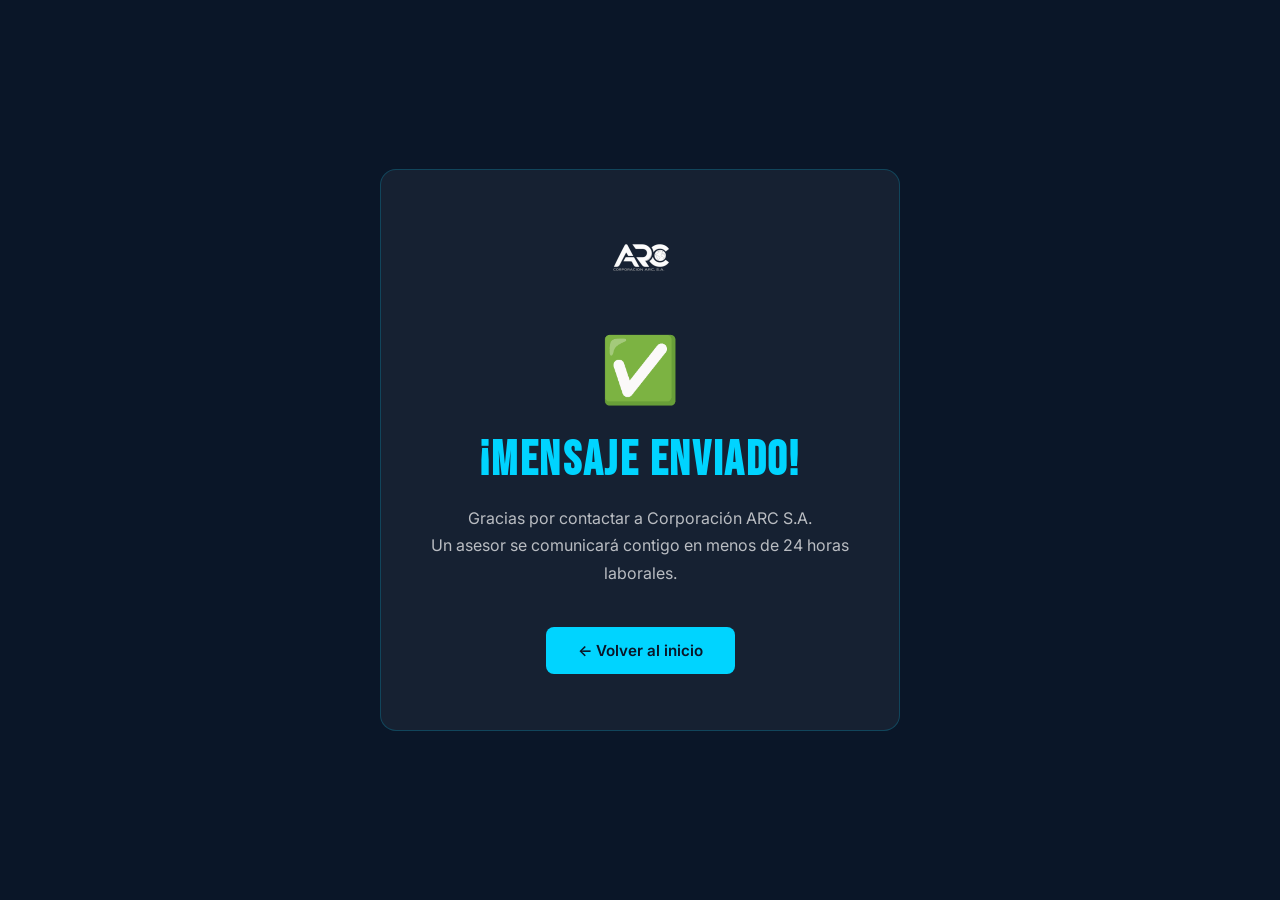
<file: gracias.html>
<!DOCTYPE html>
<html lang="es">
<head>
  <meta charset="UTF-8">
  <meta name="viewport" content="width=device-width, initial-scale=1.0">
  <meta name="robots" content="noindex">
  <title>Mensaje enviado — Corporación ARC S.A.</title>
  <link rel="preconnect" href="https://fonts.googleapis.com">
  <link href="https://fonts.googleapis.com/css2?family=Bebas+Neue&family=Inter:wght@400;600&display=swap" rel="stylesheet">
  <link rel="icon" href="assets/images/favicon.png">
  <style>
    *, *::before, *::after { margin: 0; padding: 0; box-sizing: border-box; }
    body {
      font-family: 'Inter', sans-serif;
      background-color: #0A1628;
      color: #F8F9FA;
      min-height: 100vh;
      display: flex;
      align-items: center;
      justify-content: center;
      padding: 24px;
    }
    .card {
      background: rgba(255,255,255,0.05);
      border: 1px solid rgba(0,212,255,0.2);
      border-radius: 16px;
      padding: 56px 48px;
      text-align: center;
      max-width: 520px;
      width: 100%;
    }
    .logo-img {
      height: 64px;
      width: auto;
      object-fit: contain;
      margin: 0 auto 40px;
      display: block;
    }
    .icon { font-size: 4rem; margin-bottom: 24px; }
    .title {
      font-family: 'Bebas Neue', sans-serif;
      font-size: 3rem;
      letter-spacing: 0.05em;
      color: #00D4FF;
      margin-bottom: 16px;
    }
    .text {
      font-size: 1rem;
      color: rgba(255,255,255,0.7);
      line-height: 1.7;
      margin-bottom: 40px;
    }
    .btn {
      display: inline-block;
      background-color: #00D4FF;
      color: #0A1628;
      font-family: 'Inter', sans-serif;
      font-weight: 600;
      font-size: 0.95rem;
      padding: 14px 32px;
      border-radius: 8px;
      text-decoration: none;
      transition: background 0.3s;
    }
    .btn:hover { background-color: #45e3ff; }
  </style>
</head>
<body>
  <div class="card">
    <img src="assets/images/logo-arc-blanco.png" alt="Corporación ARC S.A." class="logo-img">
    <div class="icon">✅</div>
    <h1 class="title">¡Mensaje Enviado!</h1>
    <p class="text">
      Gracias por contactar a Corporación ARC S.A.<br>
      Un asesor se comunicará contigo en menos de 24 horas laborales.
    </p>
    <a href="index.html" class="btn">← Volver al inicio</a>
  </div>
</body>
</html>
</file>
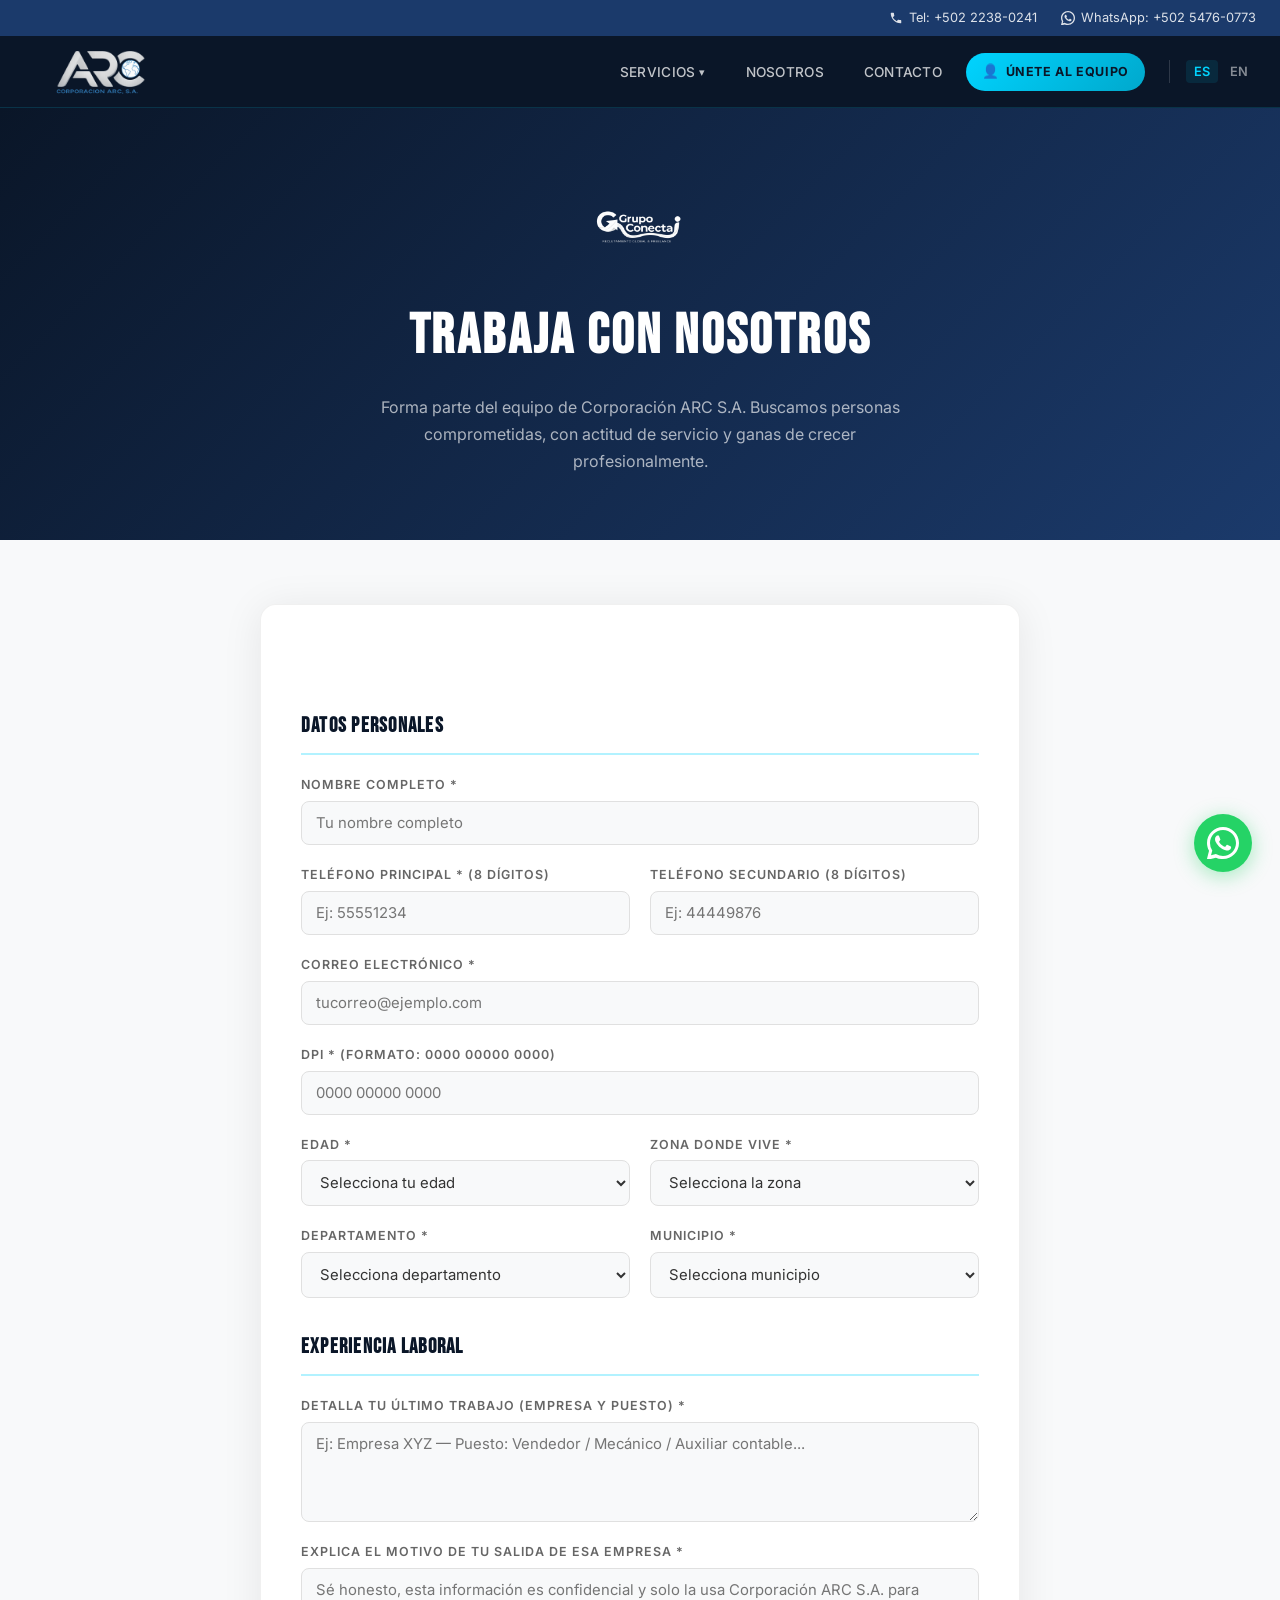
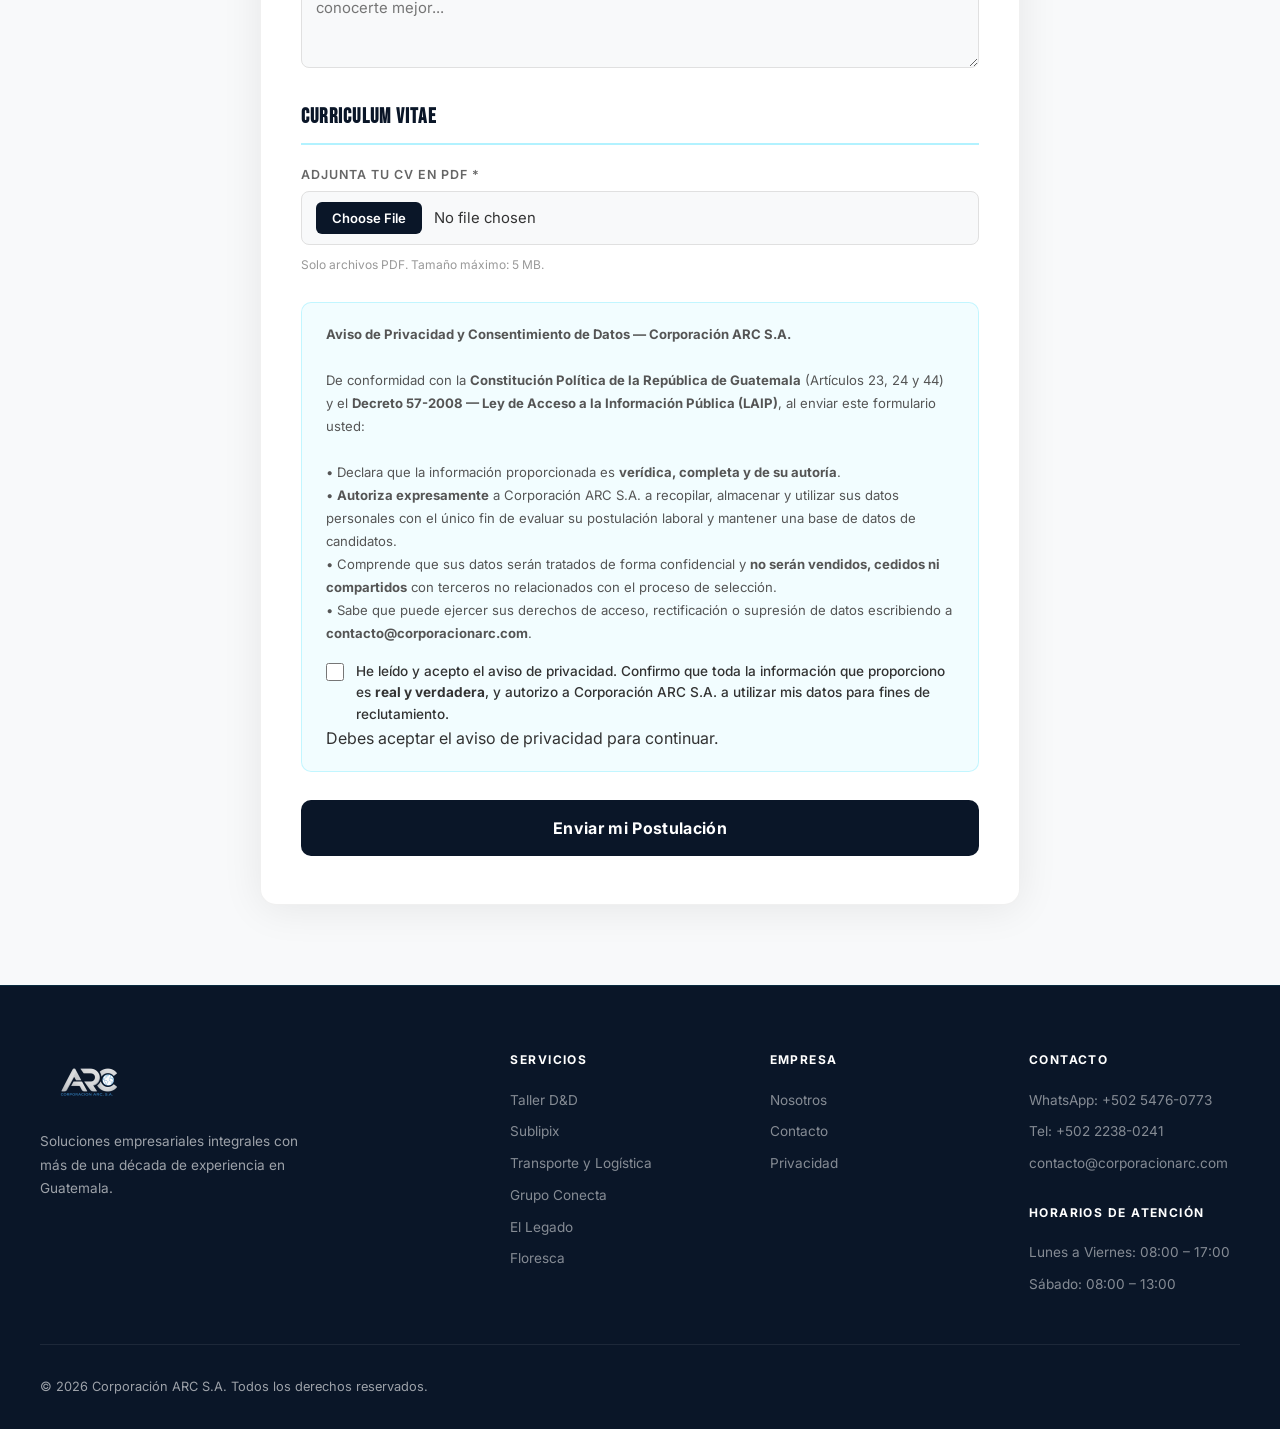
<file: postulacion.html>
<!DOCTYPE html>
<html lang="es">
<head>
  <meta charset="UTF-8">
  <meta name="viewport" content="width=device-width, initial-scale=1.0">
  <meta name="description" content="Únete al equipo de Corporación ARC S.A. — Postula a nuestras oportunidades laborales en Guatemala.">
  <meta name="robots" content="index, follow">
  <title>Trabaja con Nosotros — Corporación ARC S.A.</title>
  <link rel="icon" href="assets/images/favicon.png">
  <link rel="preconnect" href="https://fonts.googleapis.com">
  <link href="https://fonts.googleapis.com/css2?family=Bebas+Neue&family=Inter:wght@300;400;500;600;700&display=swap" rel="stylesheet">
  <link href="https://unpkg.com/aos@2.3.4/dist/aos.css" rel="stylesheet">
  <link rel="stylesheet" href="assets/css/main.css">
  <link rel="stylesheet" href="assets/css/responsive.css">
  <style>
    .postulacion-hero {
      background: linear-gradient(135deg, #0A1628 0%, #1B3A6B 100%);
      padding: 80px 24px 64px;
      text-align: center;
      color: #fff;
    }
    .postulacion-hero__logo {
      height: 80px; width: auto; object-fit: contain;
      margin: 0 auto 24px; display: block;
    }
    .postulacion-hero__title {
      font-family: 'Bebas Neue', sans-serif;
      font-size: clamp(2rem, 5vw, 3.5rem);
      letter-spacing: 0.05em; margin-bottom: 12px; color: #fff;
    }
    .postulacion-hero__sub {
      font-size: 1rem; color: rgba(255,255,255,0.65);
      max-width: 560px; margin: 0 auto; line-height: 1.7;
    }
    .postulacion-section { padding: 64px 24px 80px; background: #F8F9FA; }
    .postulacion-form {
      background: #fff; border-radius: 16px; padding: 48px 40px;
      max-width: 760px; margin: 0 auto;
      box-shadow: 0 4px 40px rgba(0,0,0,0.08);
      border: 1px solid rgba(0,0,0,0.06);
    }
    .form-section-title {
      font-family: 'Bebas Neue', sans-serif; font-size: 1.3rem;
      letter-spacing: 0.06em; color: #0A1628;
      margin: 32px 0 20px; padding-bottom: 10px;
      border-bottom: 2px solid rgba(0,212,255,0.3);
    }
    .form-section-title:first-of-type { margin-top: 0; }
    .p-grid { display: grid; grid-template-columns: 1fr 1fr; gap: 20px; }
    .p-group { display: flex; flex-direction: column; gap: 6px; }
    .p-group--full { grid-column: 1 / -1; }
    .p-group label {
      font-size: 0.78rem; font-weight: 600;
      letter-spacing: 0.08em; text-transform: uppercase; color: #666;
    }
    .p-group input,
    .p-group select,
    .p-group textarea {
      background: #F8F9FA; border: 1.5px solid #e0e0e0;
      border-radius: 8px; padding: 12px 14px;
      font-family: 'Inter', sans-serif; font-size: 0.93rem;
      color: #333; outline: none;
      transition: border-color 0.3s, box-shadow 0.3s; width: 100%;
    }
    .p-group input[type="file"] {
      padding: 10px 14px; cursor: pointer;
      background: #F8F9FA;
    }
    .p-group input[type="file"]::-webkit-file-upload-button {
      background: #0A1628; color: #fff; border: none;
      padding: 8px 16px; border-radius: 6px; cursor: pointer;
      font-family: 'Inter', sans-serif; font-size: 0.82rem;
      font-weight: 600; margin-right: 12px;
      transition: background 0.3s;
    }
    .p-group input[type="file"]::-webkit-file-upload-button:hover {
      background: #1B3A6B;
    }
    .file-hint {
      font-size: 0.75rem; color: #999; margin-top: 4px;
    }
    .p-group input:focus,
    .p-group select:focus,
    .p-group textarea:focus {
      border-color: #00D4FF;
      box-shadow: 0 0 0 3px rgba(0,212,255,0.1);
      background: #fff;
    }
    .p-group input.error,
    .p-group select.error { border-color: #ff5050; box-shadow: 0 0 0 3px rgba(255,80,80,0.1); }
    .p-group .field-error { font-size: 0.78rem; color: #ff5050; margin-top: 2px; display: none; }
    .p-group .field-error.show { display: block; }
    .p-group textarea { resize: vertical; min-height: 100px; }
    .upload-progress {
      display: none; margin-top: 8px;
      background: #f0f0f0; border-radius: 6px; overflow: hidden; height: 6px;
    }
    .upload-progress__bar {
      height: 100%; background: #00D4FF; width: 0%;
      transition: width 0.3s ease; border-radius: 6px;
    }
    .upload-status {
      font-size: 0.78rem; color: #666; margin-top: 4px; display: none;
    }
    .consentimiento {
      background: rgba(0,212,255,0.05);
      border: 1px solid rgba(0,212,255,0.2);
      border-radius: 10px; padding: 20px 24px; margin: 28px 0 0;
    }
    .consentimiento__texto { font-size: 0.82rem; color: #555; line-height: 1.75; margin-bottom: 16px; }
    .consentimiento__check { display: flex; align-items: flex-start; gap: 12px; cursor: pointer; }
    .consentimiento__check input[type="checkbox"] {
      width: 18px; height: 18px; flex-shrink: 0; margin-top: 2px;
      accent-color: #00D4FF; cursor: pointer;
    }
    .consentimiento__check span { font-size: 0.85rem; color: #333; line-height: 1.6; font-weight: 500; }
    .btn-postular {
      width: 100%; background: #0A1628; color: #fff;
      font-family: 'Inter', sans-serif; font-size: 1rem; font-weight: 700;
      padding: 18px; border: none; border-radius: 10px; cursor: pointer;
      margin-top: 28px; transition: background 0.3s, transform 0.2s; letter-spacing: 0.02em;
    }
    .btn-postular:hover { background: #1B3A6B; transform: translateY(-2px); }
    .btn-postular:disabled { background: #ccc; cursor: not-allowed; transform: none; }
    .form-msg {
      text-align: center; padding: 16px; border-radius: 10px;
      font-size: 0.9rem; margin-top: 20px; display: none;
    }
    .form-msg.success {
      background: rgba(0,200,81,0.08); border: 1px solid #00C851;
      color: #00843a; display: block;
    }
    .form-msg.error {
      background: rgba(255,80,80,0.08); border: 1px solid #ff5050;
      color: #cc0000; display: block;
    }
    .back-btn {
      display: inline-flex; align-items: center; gap: 8px;
      color: rgba(255,255,255,0.6); font-size: 0.85rem;
      text-decoration: none; margin-bottom: 32px; transition: color 0.3s;
    }
    .back-btn:hover { color: #00D4FF; }
    @media (max-width: 600px) {
      .p-grid { grid-template-columns: 1fr; }
      .p-group--full { grid-column: 1; }
      .postulacion-form { padding: 32px 20px; }
    }
  </style>
</head>
<body>

  <div class="curtain" aria-hidden="true"></div>

  <!-- TOPBAR -->
  <div class="topbar">
    <a href="tel:+50222380241" class="topbar__link">
      <svg viewBox="0 0 24 24" xmlns="http://www.w3.org/2000/svg"><path d="M6.6 10.8c1.4 2.8 3.8 5.1 6.6 6.6l2.2-2.2c.3-.3.7-.4 1-.2 1.1.4 2.3.6 3.6.6.6 0 1 .4 1 1V20c0 .6-.4 1-1 1C10.6 21 3 13.4 3 4c0-.6.4-1 1-1h3.5c.6 0 1 .4 1 1 0 1.3.2 2.5.6 3.6.1.3 0 .7-.2 1L6.6 10.8z"/></svg>
      <span>Tel: +502 2238-0241</span>
    </a>
    <a href="https://wa.me/50254760773" target="_blank" rel="noopener" class="topbar__link">
      <svg viewBox="0 0 24 24" xmlns="http://www.w3.org/2000/svg"><path d="M17.472 14.382c-.297-.149-1.758-.867-2.03-.967-.273-.099-.471-.148-.67.15-.197.297-.767.966-.94 1.164-.173.199-.347.223-.644.075-.297-.15-1.255-.463-2.39-1.475-.883-.788-1.48-1.761-1.653-2.059-.173-.297-.018-.458.13-.606.134-.133.298-.347.446-.52.149-.174.198-.298.298-.497.099-.198.05-.371-.025-.52-.075-.149-.669-1.612-.916-2.207-.242-.579-.487-.5-.669-.51-.173-.008-.371-.01-.57-.01-.198 0-.52.074-.792.372-.272.297-1.04 1.016-1.04 2.479 0 1.462 1.065 2.875 1.213 3.074.149.198 2.096 3.2 5.077 4.487.709.306 1.262.489 1.694.625.712.227 1.36.195 1.871.118.571-.085 1.758-.719 2.006-1.413.248-.694.248-1.289.173-1.413-.074-.124-.272-.198-.57-.347z"/><path d="M12 0C5.373 0 0 5.373 0 12c0 2.127.558 4.126 1.532 5.858L.057 23.571a.75.75 0 00.921.921l5.713-1.475A11.943 11.943 0 0012 24c6.627 0 12-5.373 12-12S18.627 0 12 0zm0 21.75a9.705 9.705 0 01-4.95-1.355l-.355-.211-3.688.951.972-3.585-.232-.369A9.718 9.718 0 012.25 12C2.25 6.615 6.615 2.25 12 2.25S21.75 6.615 21.75 12 17.385 21.75 12 21.75z"/></svg>
      <span>WhatsApp: +502 5476-0773</span>
    </a>
  </div>

  <!-- NAVBAR -->
  <nav class="navbar" role="navigation" aria-label="Navegación principal">
    <a href="index.html" class="navbar__logo" data-curtain>
      <img src="assets/images/logo-arc.png" alt="Corporación ARC S.A." class="navbar__logo-img">
    </a>
    <ul class="navbar__menu" id="navMenu" role="list">

      <li class="navbar__dropdown-wrap">
        <button class="navbar__link navbar__dropdown-btn" aria-expanded="false" aria-haspopup="true">
          Servicios <span class="navbar__arrow">▾</span>
        </button>
        <ul class="navbar__dropdown" role="menu">
          <li><a href="acr-automotriz.html" class="navbar__dropdown-link" data-curtain>Taller D&D</a></li>
          <li><a href="acr-print.html"      class="navbar__dropdown-link" data-curtain>Sublipix</a></li>
          <li><a href="acr-logistics.html"  class="navbar__dropdown-link" data-curtain>Transporte y Logística</a></li>
          <li><a href="acr-talent.html"     class="navbar__dropdown-link" data-curtain>Grupo Conecta</a></li>
          <li><a href="el-legado.html"      class="navbar__dropdown-link" data-curtain>El Legado</a></li>
          <li><a href="floresca.html"       class="navbar__dropdown-link" data-curtain>Floresca</a></li>
        </ul>
      </li>

      <li><a href="index.html#nosotros"    class="navbar__link">Nosotros</a></li>
      <li><a href="index.html#info-contacto" class="navbar__link">Contacto</a></li>
      <li><a href="postulacion.html" class="navbar__join active-join">Únete al equipo</a></li>
      <li class="navbar__lang" role="group" aria-label="Idioma">
        <button data-lang="es" class="active">ES</button>
        <button data-lang="en">EN</button>
      </li>
    </ul>
    <button class="navbar__hamburger" id="hamburger" aria-label="Abrir menú" aria-expanded="false" aria-controls="navMenu">
      <span></span><span></span><span></span>
    </button>
  </nav>

  <!-- HERO -->
  <div class="postulacion-hero">
    <img src="assets/images/logo-grupo-conecta-blanco.png" alt="Grupo Conecta" class="postulacion-hero__logo">
    <h1 class="postulacion-hero__title">Trabaja con Nosotros</h1>
    <p class="postulacion-hero__sub">
      Forma parte del equipo de Corporación ARC S.A. Buscamos personas comprometidas, con actitud de servicio y ganas de crecer profesionalmente.
    </p>
  </div>

  <!-- FORMULARIO -->
  <section class="postulacion-section">
    <div class="postulacion-form" data-aos="fade-up">

      <a href="index.html" class="back-btn">← Regresar al inicio</a>

      <h2 class="form-section-title">Datos Personales</h2>

      <div class="p-grid">

        <div class="p-group p-group--full">
          <label for="nombre">Nombre Completo *</label>
          <input type="text" id="nombre" name="nombre" placeholder="Tu nombre completo" maxlength="150" required>
          <span class="field-error" id="err-nombre">Ingresa tu nombre completo.</span>
        </div>

        <div class="p-group">
          <label for="tel1">Teléfono Principal * (8 dígitos)</label>
          <input type="tel" id="tel1" name="tel1" placeholder="Ej: 55551234" maxlength="8" pattern="[0-9]{8}" required>
          <span class="field-error" id="err-tel1">Ingresa exactamente 8 dígitos sin espacios.</span>
        </div>

        <div class="p-group">
          <label for="tel2">Teléfono Secundario (8 dígitos)</label>
          <input type="tel" id="tel2" name="tel2" placeholder="Ej: 44449876" maxlength="8" pattern="[0-9]{8}">
          <span class="field-error" id="err-tel2">Ingresa exactamente 8 dígitos sin espacios.</span>
        </div>

        <div class="p-group p-group--full">
          <label for="correo">Correo Electrónico *</label>
          <input type="email" id="correo" name="correo" placeholder="tucorreo@ejemplo.com" maxlength="150" required>
          <span class="field-error" id="err-correo">Ingresa un correo válido o este correo ya está registrado.</span>
        </div>

        <div class="p-group p-group--full">
          <label for="dpi">DPI * (formato: 0000 00000 0000)</label>
          <input type="text" id="dpi" name="dpi" placeholder="0000 00000 0000" maxlength="15" required>
          <span class="field-error" id="err-dpi">Ingresa un DPI válido de 13 dígitos o este DPI ya está registrado.</span>
        </div>

        <div class="p-group">
          <label for="edad">Edad *</label>
          <select id="edad" name="edad" required>
            <option value="">Selecciona tu edad</option>
          </select>
          <span class="field-error" id="err-edad">Selecciona tu edad.</span>
        </div>

        <div class="p-group">
          <label for="zona">Zona donde Vive *</label>
          <select id="zona" name="zona" required>
            <option value="">Selecciona la zona</option>
          </select>
          <span class="field-error" id="err-zona">Selecciona tu zona.</span>
        </div>

        <div class="p-group">
          <label for="departamento">Departamento *</label>
          <select id="departamento" name="departamento" required>
            <option value="">Selecciona departamento</option>
          </select>
          <span class="field-error" id="err-departamento">Selecciona tu departamento.</span>
        </div>

        <div class="p-group">
          <label for="municipio">Municipio *</label>
          <select id="municipio" name="municipio" required>
            <option value="">Selecciona municipio</option>
          </select>
          <span class="field-error" id="err-municipio">Selecciona tu municipio.</span>
        </div>

      </div>

      <h2 class="form-section-title">Experiencia Laboral</h2>

      <div class="p-grid">

        <div class="p-group p-group--full">
          <label for="ultimo_trabajo">Detalla tu último trabajo (empresa y puesto) *</label>
          <textarea id="ultimo_trabajo" name="ultimo_trabajo" placeholder="Ej: Empresa XYZ — Puesto: Vendedor / Mecánico / Auxiliar contable..." required maxlength="500"></textarea>
          <span class="field-error" id="err-ultimo_trabajo">Describe tu último trabajo.</span>
        </div>

        <div class="p-group p-group--full">
          <label for="motivo_salida">Explica el motivo de tu salida de esa empresa *</label>
          <textarea id="motivo_salida" name="motivo_salida" placeholder="Sé honesto, esta información es confidencial y solo la usa Corporación ARC S.A. para conocerte mejor..." required maxlength="500"></textarea>
          <span class="field-error" id="err-motivo_salida">Explica el motivo de tu salida.</span>
        </div>

      </div>

      <h2 class="form-section-title">Curriculum Vitae</h2>

      <div class="p-grid">
        <div class="p-group p-group--full">
          <label for="cv">Adjunta tu CV en PDF *</label>
          <input type="file" id="cv" name="cv" accept=".pdf" required>
          <p class="file-hint">Solo archivos PDF. Tamaño máximo: 5 MB.</p>
          <div class="upload-progress" id="uploadProgress">
            <div class="upload-progress__bar" id="uploadBar"></div>
          </div>
          <p class="upload-status" id="uploadStatus"></p>
          <span class="field-error" id="err-cv">Adjunta tu CV en formato PDF.</span>
        </div>
      </div>

      <!-- CONSENTIMIENTO LEGAL -->
      <div class="consentimiento">
        <p class="consentimiento__texto">
          <strong>Aviso de Privacidad y Consentimiento de Datos — Corporación ARC S.A.</strong><br><br>
          De conformidad con la <strong>Constitución Política de la República de Guatemala</strong> (Artículos 23, 24 y 44) y el <strong>Decreto 57-2008 — Ley de Acceso a la Información Pública (LAIP)</strong>, al enviar este formulario usted:<br><br>
          • Declara que la información proporcionada es <strong>verídica, completa y de su autoría</strong>.<br>
          • <strong>Autoriza expresamente</strong> a Corporación ARC S.A. a recopilar, almacenar y utilizar sus datos personales con el único fin de evaluar su postulación laboral y mantener una base de datos de candidatos.<br>
          • Comprende que sus datos serán tratados de forma confidencial y <strong>no serán vendidos, cedidos ni compartidos</strong> con terceros no relacionados con el proceso de selección.<br>
          • Sabe que puede ejercer sus derechos de acceso, rectificación o supresión de datos escribiendo a <strong>contacto@corporacionarc.com</strong>.
        </p>
        <label class="consentimiento__check">
          <input type="checkbox" id="consentimiento" required>
          <span>He leído y acepto el aviso de privacidad. Confirmo que toda la información que proporciono es <strong>real y verdadera</strong>, y autorizo a Corporación ARC S.A. a utilizar mis datos para fines de reclutamiento.</span>
        </label>
        <span class="field-error" id="err-consentimiento" style="margin-top:10px;">Debes aceptar el aviso de privacidad para continuar.</span>
      </div>

      <button class="btn-postular" id="btnPostular" onclick="enviarPostulacion()">
        Enviar mi Postulación
      </button>

      <div class="form-msg" id="formMsg"></div>

    </div>
  </section>

  <!-- FOOTER -->
  <footer class="footer" role="contentinfo">
    <div class="footer__grid">
      <div>
        <div class="footer__brand-logo">
          <img src="assets/images/logo-arc.png" alt="Corporación ARC S.A." class="footer__logo-img">
        </div>
        <p class="footer__brand-text">Soluciones empresariales integrales con más de una década de experiencia en Guatemala.</p>
      </div>
      <div>
        <h4 class="footer__heading">Servicios</h4>
        <ul class="footer__links">
          <li><a href="acr-automotriz.html">Taller D&D</a></li>
          <li><a href="acr-print.html">Sublipix</a></li>
          <li><a href="acr-logistics.html">Transporte y Logística</a></li>
          <li><a href="acr-talent.html">Grupo Conecta</a></li>
          <li><a href="el-legado.html">El Legado</a></li>
          <li><a href="floresca.html">Floresca</a></li>
        </ul>
      </div>
      <div>
        <h4 class="footer__heading">Empresa</h4>
        <ul class="footer__links">
          <li><a href="index.html#nosotros">Nosotros</a></li>
          <li><a href="index.html#info-contacto">Contacto</a></li>
          <li><a href="privacidad.html">Privacidad</a></li>
        </ul>
      </div>
      <div>
        <h4 class="footer__heading">Contacto</h4>
        <ul class="footer__links">
          <li><a href="https://wa.me/50254760773" target="_blank" rel="noopener">WhatsApp: +502 5476-0773</a></li>
          <li><a href="tel:+50222380241">Tel: +502 2238-0241</a></li>
          <li><a href="mailto:contacto@corporacionarc.com">contacto@corporacionarc.com</a></li>
        </ul>
        <h4 class="footer__heading footer__heading--horarios">Horarios de Atención</h4>
        <ul class="footer__links footer__horarios">
          <li>Lunes a Viernes: 08:00 – 17:00</li>
          <li>Sábado: 08:00 – 13:00</li>
        </ul>
      </div>
    </div>
    <div class="footer__bottom">
      <span>© 2026 Corporación ARC S.A. Todos los derechos reservados.</span>
    </div>
  </footer>

  <a href="https://wa.me/50254760773" target="_blank" rel="noopener" class="whatsapp-float" aria-label="Contactar por WhatsApp">
    <svg viewBox="0 0 24 24" xmlns="http://www.w3.org/2000/svg"><path d="M17.472 14.382c-.297-.149-1.758-.867-2.03-.967-.273-.099-.471-.148-.67.15-.197.297-.767.966-.94 1.164-.173.199-.347.223-.644.075-.297-.15-1.255-.463-2.39-1.475-.883-.788-1.48-1.761-1.653-2.059-.173-.297-.018-.458.13-.606.134-.133.298-.347.446-.52.149-.174.198-.298.298-.497.099-.198.05-.371-.025-.52-.075-.149-.669-1.612-.916-2.207-.242-.579-.487-.5-.669-.51-.173-.008-.371-.01-.57-.01-.198 0-.52.074-.792.372-.272.297-1.04 1.016-1.04 2.479 0 1.462 1.065 2.875 1.213 3.074.149.198 2.096 3.2 5.077 4.487.709.306 1.262.489 1.694.625.712.227 1.36.195 1.871.118.571-.085 1.758-.719 2.006-1.413.248-.694.248-1.289.173-1.413-.074-.124-.272-.198-.57-.347zM12 0C5.373 0 0 5.373 0 12c0 2.127.558 4.126 1.532 5.858L.057 23.571a.75.75 0 00.921.921l5.713-1.475A11.943 11.943 0 0012 24c6.627 0 12-5.373 12-12S18.627 0 12 0zm0 21.75a9.705 9.705 0 01-4.95-1.355l-.355-.211-3.688.951.972-3.585-.232-.369A9.718 9.718 0 012.25 12C2.25 6.615 6.615 2.25 12 2.25S21.75 6.615 21.75 12 17.385 21.75 12 21.75z"/></svg>
  </a>

  <script src="https://unpkg.com/aos@2.3.4/dist/aos.js"></script>
  <script src="assets/js/main.js"></script>
  <script>
    AOS.init({ duration: 600, once: true });

    const SCRIPT_URL = 'https://script.google.com/macros/s/AKfycbxhxReE4_b354I8lXVo-hgwCL6lNsdOGAsVeA_oNUDMbRetMMWBHzclovP1txjJssQ8mA/exec';

    const MUNICIPIOS = {
      'Guatemala': ['Guatemala','Santa Catarina Pinula','San José Pinula','San José del Golfo','Palencia','Chinautla','San Pedro Ayampuc','Mixco','San Pedro Sacatepéquez','San Juan Sacatepéquez','San Raymundo','Chuarrancho','Fraijanes','Amatitlán','Villa Nueva','Villa Canales','Petapa'],
      'El Progreso': ['Guastatoya','Morazán','San Agustín Acasaguastlán','San Cristóbal Acasaguastlán','El Jícaro','Sansare','Sanarate','San Antonio La Paz'],
      'Sacatepéquez': ['Antigua Guatemala','Jocotenango','Pastores','Sumpango','Santo Domingo Xenacoj','Santiago Sacatepéquez','San Bartolomé Milpas Altas','San Lucas Sacatepéquez','Santa Lucía Milpas Altas','Magdalena Milpas Altas','Santa María de Jesús','Ciudad Vieja','San Miguel Dueñas','Alotenango','San Antonio Aguas Calientes','Santa Catarina Barahona'],
      'Chimaltenango': ['Chimaltenango','San José Poaquil','San Martín Jilotepeque','Comalapa','Santa Apolonia','Tecpán Guatemala','Patzún','Pochuta','Patzicía','Santa Cruz Balanyá','Acatenango','Yepocapa','San Andrés Itzapa','Parramos','Zaragoza','El Tejar'],
      'Escuintla': ['Escuintla','Santa Lucía Cotzumalguapa','La Democracia','Siquinalá','Masagua','Tiquisate','La Gomera','Guanagazapa','San José','Iztapa','Palín','San Vicente Pacaya','Nueva Concepción'],
      'Santa Rosa': ['Cuilapa','Barberena','Santa Rosa de Lima','Casillas','San Rafael Las Flores','Oratorio','San Juan Tecuaco','Chiquimulilla','Taxisco','Santa María Ixhuatán','Guazacapán','Santa Cruz Naranjo','Pueblo Nuevo Viñas','Nueva Santa Rosa'],
      'Sololá': ['Sololá','San José Chacayá','Santa María Visitación','Santa Lucía Utatlán','Nahualá','Santa Catarina Ixtahuacán','Santa Clara La Laguna','Concepción','San Andrés Semetabaj','Panajachel','Santa Catarina Palopó','San Antonio Palopó','San Lucas Tolimán','Santa Cruz La Laguna','San Pablo La Laguna','San Marcos La Laguna','San Juan La Laguna','San Pedro La Laguna','Santiago Atitlán'],
      'Totonicapán': ['Totonicapán','San Cristóbal Totonicapán','San Francisco El Alto','San Andrés Xecul','Momostenango','Santa María Chiquimula','Santa Lucía La Reforma','San Bartolo'],
      'Quetzaltenango': ['Quetzaltenango','Salcajá','Olintepeque','San Carlos Sija','Sibilia','Cabricán','Cajolá','San Miguel Sigüilá','Ostuncalco','San Mateo','Concepción Chiquirichapa','San Martín Sacatepéquez','Almolonga','Cantel','Huitán','Zunil','Colomba','San Francisco La Unión','El Palmar','Coatepeque','Génova','Flores Costa Cuca','La Esperanza','Palestina de Los Altos'],
      'Suchitepéquez': ['Mazatenango','Cuyotenango','San Francisco Zapotitlán','San Bernardino','San José El Ídolo','Santo Domingo Suchitepéquez','San Lorenzo','Samayac','San Pablo Jocopilas','San Antonio Suchitepéquez','San Miguel Panán','San Gabriel','Chicacao','Patulul','Santa Bárbara','San Juan Bautista','Santo Tomás La Unión','Zunilito','Pueblo Nuevo','Río Bravo'],
      'Retalhuleu': ['Retalhuleu','San Sebastián','Santa Cruz Muluá','San Martín Zapotitlán','San Felipe','San Andrés Villa Seca','Champerico','Nuevo San Carlos','El Asintal'],
      'San Marcos': ['San Marcos','San Pedro Sacatepéquez','San Antonio Sacatepéquez','Comitancillo','San Miguel Ixtahuacán','Concepción Tutuapa','Tacaná','Sibinal','Tajumulco','Tejutla','San Rafael Pie de La Cuesta','Nuevo Progreso','El Tumbador','El Rodeo','Malacatán','Catarina','Ayutla','Ocós','San Pablo','El Quetzal','La Reforma','Pajapita','Ixchiguán','San José Ojetenam','San Cristóbal Cucho','Sipacapa','Esquipulas Palo Gordo','Río Blanco','San Lorenzo'],
      'Huehuetenango': ['Huehuetenango','Chiantla','Malacatancito','Cuilco','Nentón','San Pedro Necta','Jacaltenango','San Pedro Soloma','San Idelfonso Ixtahuacán','Santa Bárbara','La Libertad','La Democracia','San Miguel Acatán','San Rafael La Independencia','Todos Santos Cuchumatán','San Juan Atitán','Santa Eulalia','San Mateo Ixtatán','Colotenango','San Sebastián Huehuetenango','Tectitán','Concepción Huista','San Juan Ixcoy','San Antonio Huista','San Sebastián Coatán','Santa Cruz Barillas','Aguacatán','San Rafael Petzal','San Gaspar Ixchil','Santiago Chimaltenango','Santa Ana Huista'],
      'Quiché': ['Santa Cruz del Quiché','Chiché','Chinique','Zacualpa','Chajul','Chichicastenango','Patzité','San Antonio Ilotenango','San Pedro Jocopilas','Cunén','San Juan Cotzal','Joyabaj','Nebaj','San Andrés Sajcabajá','Uspantán','Sacapulas','San Bartolomé Jocotenango','Canillá','Chicamán','Playa Grande Ixcán','Pachalum'],
      'Baja Verapaz': ['Salamá','San Miguel Chicaj','Rabinal','Cubulco','Granados','Santa Cruz El Chol','San Jerónimo','Purulhá'],
      'Alta Verapaz': ['Cobán','Santa Cruz Verapaz','San Cristóbal Verapaz','Tactic','Tamahú','Tucurú','Panzós','Senahú','San Pedro Carchá','San Juan Chamelco','Lanquín','Cahabón','Chisec','Chahal','Fray Bartolomé de Las Casas','Santa Catalina La Tinta','Raxruhá'],
      'Petén': ['Flores','San José','San Benito','San Andrés','La Libertad','San Francisco','Santa Ana','Dolores','San Luis','Sayaxché','Melchor de Mencos','Poptún','Las Cruces','El Chal'],
      'Izabal': ['Puerto Barrios','Livingston','El Estor','Morales','Los Amates'],
      'Zacapa': ['Zacapa','Estanzuela','Río Hondo','Gualán','Teculután','Usumatlán','Cabañas','San Diego','La Unión','Huité'],
      'Chiquimula': ['Chiquimula','San José La Arada','San Juan Ermita','Jocotán','Camotán','Olopa','Esquipulas','Concepción Las Minas','Quezaltepeque','San Jacinto','Ipala'],
      'Jalapa': ['Jalapa','San Pedro Pinula','San Luis Jilotepeque','San Manuel Chaparrón','San Carlos Alzatate','Monjas','Mataquescuintla'],
      'Jutiapa': ['Jutiapa','El Progreso','Santa Catarina Mita','Agua Blanca','Asunción Mita','Yupiltepeque','Atescatempa','Jerez','El Adelanto','Zapotitlán','Comapa','Jalpatagua','Conguaco','Moyuta','Pasaco','San José Acatempa','Quesada']
    };

    // Poblar edad
    const edadSel = document.getElementById('edad');
    for (let i = 18; i <= 50; i++) {
      const o = document.createElement('option');
      o.value = i; o.textContent = i + ' años';
      edadSel.appendChild(o);
    }

    // Poblar zona
    const zonaSel = document.getElementById('zona');
    for (let i = 1; i <= 25; i++) {
      const o = document.createElement('option');
      o.value = i; o.textContent = 'Zona ' + i;
      zonaSel.appendChild(o);
    }

    // Poblar departamentos
    const deptSel = document.getElementById('departamento');
    const munSel  = document.getElementById('municipio');
    Object.keys(MUNICIPIOS).sort().forEach(dep => {
      const o = document.createElement('option');
      o.value = dep; o.textContent = dep;
      deptSel.appendChild(o);
    });

    deptSel.addEventListener('change', function() {
      munSel.innerHTML = '<option value="">Selecciona municipio</option>';
      if (this.value && MUNICIPIOS[this.value]) {
        MUNICIPIOS[this.value].forEach(m => {
          const o = document.createElement('option');
          o.value = m; o.textContent = m;
          munSel.appendChild(o);
        });
      }
    });

    // Validaciones en tiempo real
    document.getElementById('tel1').addEventListener('input', function() {
      this.value = this.value.replace(/\D/g, '').slice(0, 8);
    });
    document.getElementById('tel2').addEventListener('input', function() {
      this.value = this.value.replace(/\D/g, '').slice(0, 8);
    });
    document.getElementById('dpi').addEventListener('input', function() {
      let val = this.value.replace(/\D/g, '').slice(0, 13);
      let formatted = val;
      if (val.length > 9)  formatted = val.slice(0,4) + ' ' + val.slice(4,9) + ' ' + val.slice(9);
      else if (val.length > 4) formatted = val.slice(0,4) + ' ' + val.slice(4);
      this.value = formatted;
    });

    // Validar tamaño PDF
    document.getElementById('cv').addEventListener('change', function() {
      const file = this.files[0];
      const errEl = document.getElementById('err-cv');
      if (file) {
        if (file.type !== 'application/pdf') {
          errEl.textContent = 'Solo se aceptan archivos PDF.';
          errEl.classList.add('show');
          this.value = '';
          return;
        }
        if (file.size > 5 * 1024 * 1024) {
          errEl.textContent = 'El archivo excede 5 MB. Por favor comprime tu CV.';
          errEl.classList.add('show');
          this.value = '';
          return;
        }
        errEl.classList.remove('show');
      }
    });

    function showError(id, show, msg) {
      const el  = document.getElementById('err-' + id);
      const inp = document.getElementById(id);
      if (el) { el.classList.toggle('show', show); if (msg) el.textContent = msg; }
      if (inp) inp.classList.toggle('error', show);
    }

    function validar() {
      let ok = true;
      const nombre = document.getElementById('nombre').value.trim();
      const tel1   = document.getElementById('tel1').value.trim();
      const tel2   = document.getElementById('tel2').value.trim();
      const correo = document.getElementById('correo').value.trim();
      const dpi    = document.getElementById('dpi').value.replace(/\s/g,'').trim();
      const edad   = document.getElementById('edad').value;
      const zona   = document.getElementById('zona').value;
      const dept   = document.getElementById('departamento').value;
      const mun    = document.getElementById('municipio').value;
      const ult    = document.getElementById('ultimo_trabajo').value.trim();
      const mot    = document.getElementById('motivo_salida').value.trim();
      const cons   = document.getElementById('consentimiento').checked;
      const cvFile = document.getElementById('cv').files[0];

      if (!nombre)                              { showError('nombre', true); ok = false; } else showError('nombre', false);
      if (!/^\d{8}$/.test(tel1))               { showError('tel1', true); ok = false; } else showError('tel1', false);
      if (tel2 && !/^\d{8}$/.test(tel2))       { showError('tel2', true); ok = false; } else showError('tel2', false);
      if (!/^[^\s@]+@[^\s@]+\.[^\s@]+$/.test(correo)) { showError('correo', true); ok = false; } else showError('correo', false);
      if (dpi.length !== 13)                    { showError('dpi', true); ok = false; } else showError('dpi', false);
      if (!edad)                                { showError('edad', true); ok = false; } else showError('edad', false);
      if (!zona)                                { showError('zona', true); ok = false; } else showError('zona', false);
      if (!dept)                                { showError('departamento', true); ok = false; } else showError('departamento', false);
      if (!mun)                                 { showError('municipio', true); ok = false; } else showError('municipio', false);
      if (!ult)                                 { showError('ultimo_trabajo', true); ok = false; } else showError('ultimo_trabajo', false);
      if (!mot)                                 { showError('motivo_salida', true); ok = false; } else showError('motivo_salida', false);
      if (!cons)                                { showError('consentimiento', true); ok = false; } else showError('consentimiento', false);
      if (!cvFile || cvFile.type !== 'application/pdf') {
        showError('cv', true, 'Adjunta tu CV en formato PDF.');
        ok = false;
      } else {
        showError('cv', false);
      }
      return ok;
    }

    // Convertir archivo a Base64
    function fileToBase64(file) {
      return new Promise((resolve, reject) => {
        const reader = new FileReader();
        reader.onload  = () => resolve(reader.result.split(',')[1]);
        reader.onerror = reject;
        reader.readAsDataURL(file);
      });
    }

    async function enviarPostulacion() {
      if (!validar()) return;

      const btn    = document.getElementById('btnPostular');
      const msg    = document.getElementById('formMsg');
      const prog   = document.getElementById('uploadProgress');
      const bar    = document.getElementById('uploadBar');
      const status = document.getElementById('uploadStatus');
      const cvFile = document.getElementById('cv').files[0];

      btn.disabled = true;
      msg.className = 'form-msg';
      prog.style.display = 'block';
      status.style.display = 'block';

      // ── PASO 1: Convertir PDF a Base64 ──────────────────
      btn.textContent = 'Preparando CV...';
      status.textContent = 'Paso 1 de 2: Preparando tu CV...';
      bar.style.width = '10%';

      let cvBase64 = '';
      try {
        cvBase64 = await fileToBase64(cvFile);
        bar.style.width = '25%';
      } catch(e) {
        msg.className = 'form-msg error';
        msg.textContent = 'No se pudo leer el archivo PDF. Intenta de nuevo.';
        btn.disabled = false;
        btn.textContent = 'Enviar mi Postulación';
        prog.style.display = 'none';
        status.style.display = 'none';
        return;
      }

      // ── PASO 2: Subir CV a Google Drive ─────────────────
      btn.textContent = 'Subiendo CV...';
      status.textContent = 'Paso 1 de 2: Subiendo CV a Google Drive...';
      bar.style.width = '40%';

      let cvUrl = '';
      try {
        const resCv = await fetch(SCRIPT_URL, {
          method: 'POST',
          redirect: 'follow',
          body: JSON.stringify({
            action:    'subirCV',
            cv_base64: cvBase64,
            cv_nombre: cvFile.name,
            nombre:    document.getElementById('nombre').value.trim(),
          })
        });
        const jsonCv = await resCv.json();
        if (jsonCv.result === 'ok' && jsonCv.cv_url) {
          cvUrl = jsonCv.cv_url;
          bar.style.width = '65%';
          status.textContent = 'Paso 2 de 2: Enviando datos de postulación...';
        } else {
          throw new Error('No se pudo subir el CV.');
        }
      } catch(e) {
        msg.className = 'form-msg error';
        msg.textContent = 'Error al subir el CV. Verifica tu conexión e intenta de nuevo.';
        btn.disabled = false;
        btn.textContent = 'Enviar mi Postulación';
        prog.style.display = 'none';
        status.style.display = 'none';
        return;
      }

      // ── PASO 3: Enviar datos del formulario + cv_url ────
      btn.textContent = 'Enviando datos...';
      bar.style.width = '80%';

      const datos = {
        action:         'postulacion',
        nombre:         document.getElementById('nombre').value.trim(),
        tel1:           document.getElementById('tel1').value.trim(),
        tel2:           document.getElementById('tel2').value.trim(),
        correo:         document.getElementById('correo').value.trim(),
        dpi:            document.getElementById('dpi').value.replace(/\s/g,'').trim(),
        edad:           document.getElementById('edad').value,
        zona:           document.getElementById('zona').value,
        departamento:   document.getElementById('departamento').value,
        municipio:      document.getElementById('municipio').value,
        ultimo_trabajo: document.getElementById('ultimo_trabajo').value.trim(),
        motivo_salida:  document.getElementById('motivo_salida').value.trim(),
        cv_url:         cvUrl,
      };

      try {
        const res  = await fetch(SCRIPT_URL, {
          method: 'POST',
          redirect: 'follow',
          body: JSON.stringify(datos)
        });
        const json = await res.json();
        bar.style.width = '100%';

        if (json.result === 'ok') {
          status.textContent = '✓ CV guardado en Google Drive';
          msg.className = 'form-msg success';
          msg.textContent = '✅ ¡Postulación enviada exitosamente! Tu CV fue guardado de forma segura. Gracias por tu interés en Corporación ARC S.A. Nos pondremos en contacto contigo pronto.';
          btn.textContent = '✓ Postulación Enviada';
          setTimeout(() => { prog.style.display = 'none'; status.style.display = 'none'; }, 4000);
        } else if (json.result === 'duplicate') {
          const field = json.field === 'correo' ? 'correo' : 'dpi';
          showError(field, true);
          msg.className = 'form-msg error';
          msg.textContent = json.message || 'Este registro ya existe.';
          btn.disabled = false;
          btn.textContent = 'Enviar mi Postulación';
          prog.style.display = 'none';
          status.style.display = 'none';
        } else {
          throw new Error(json.message || 'Error');
        }
      } catch(e) {
        msg.className = 'form-msg error';
        msg.textContent = 'Error al enviar los datos. Tu CV ya fue guardado. Contáctanos por WhatsApp indicando tu nombre.';
        btn.disabled = false;
        btn.textContent = 'Enviar mi Postulación';
        prog.style.display = 'none';
        status.style.display = 'none';
      }
    }
  </script>

</body>
</html>
</file>
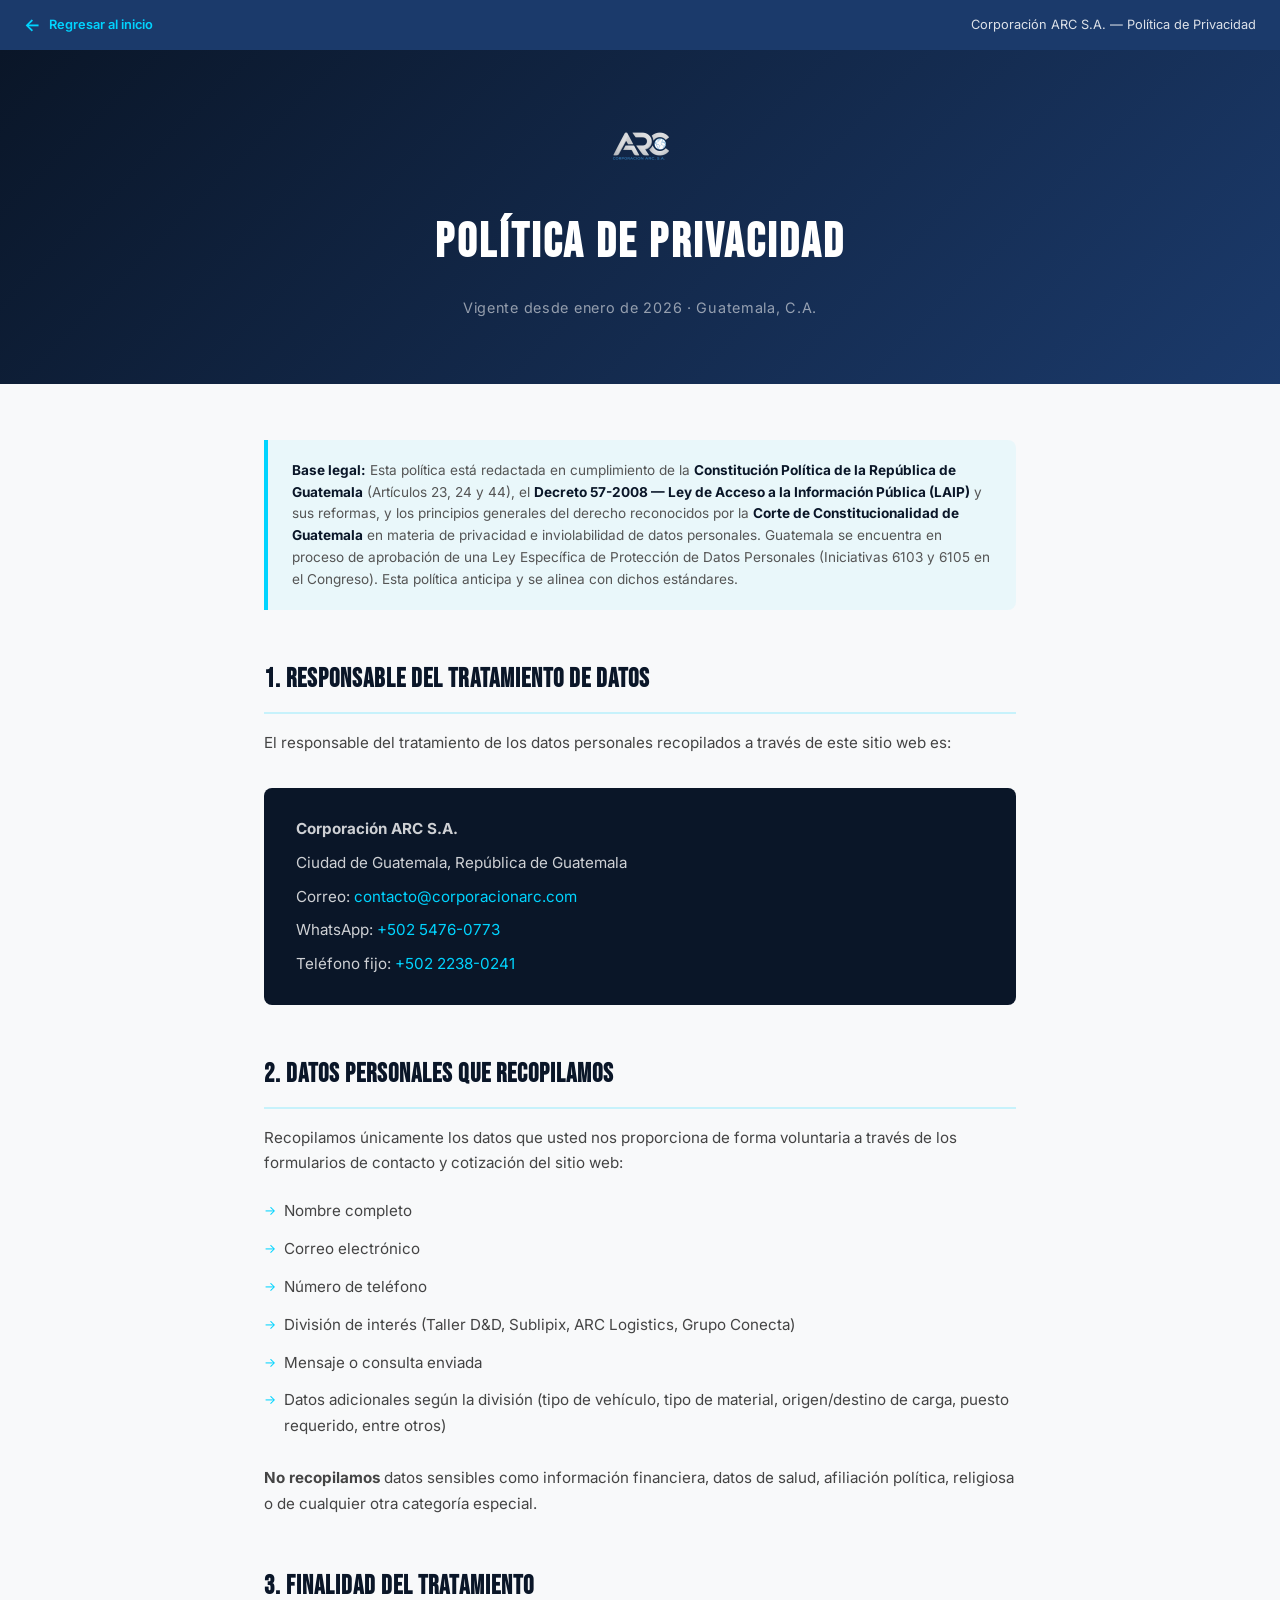
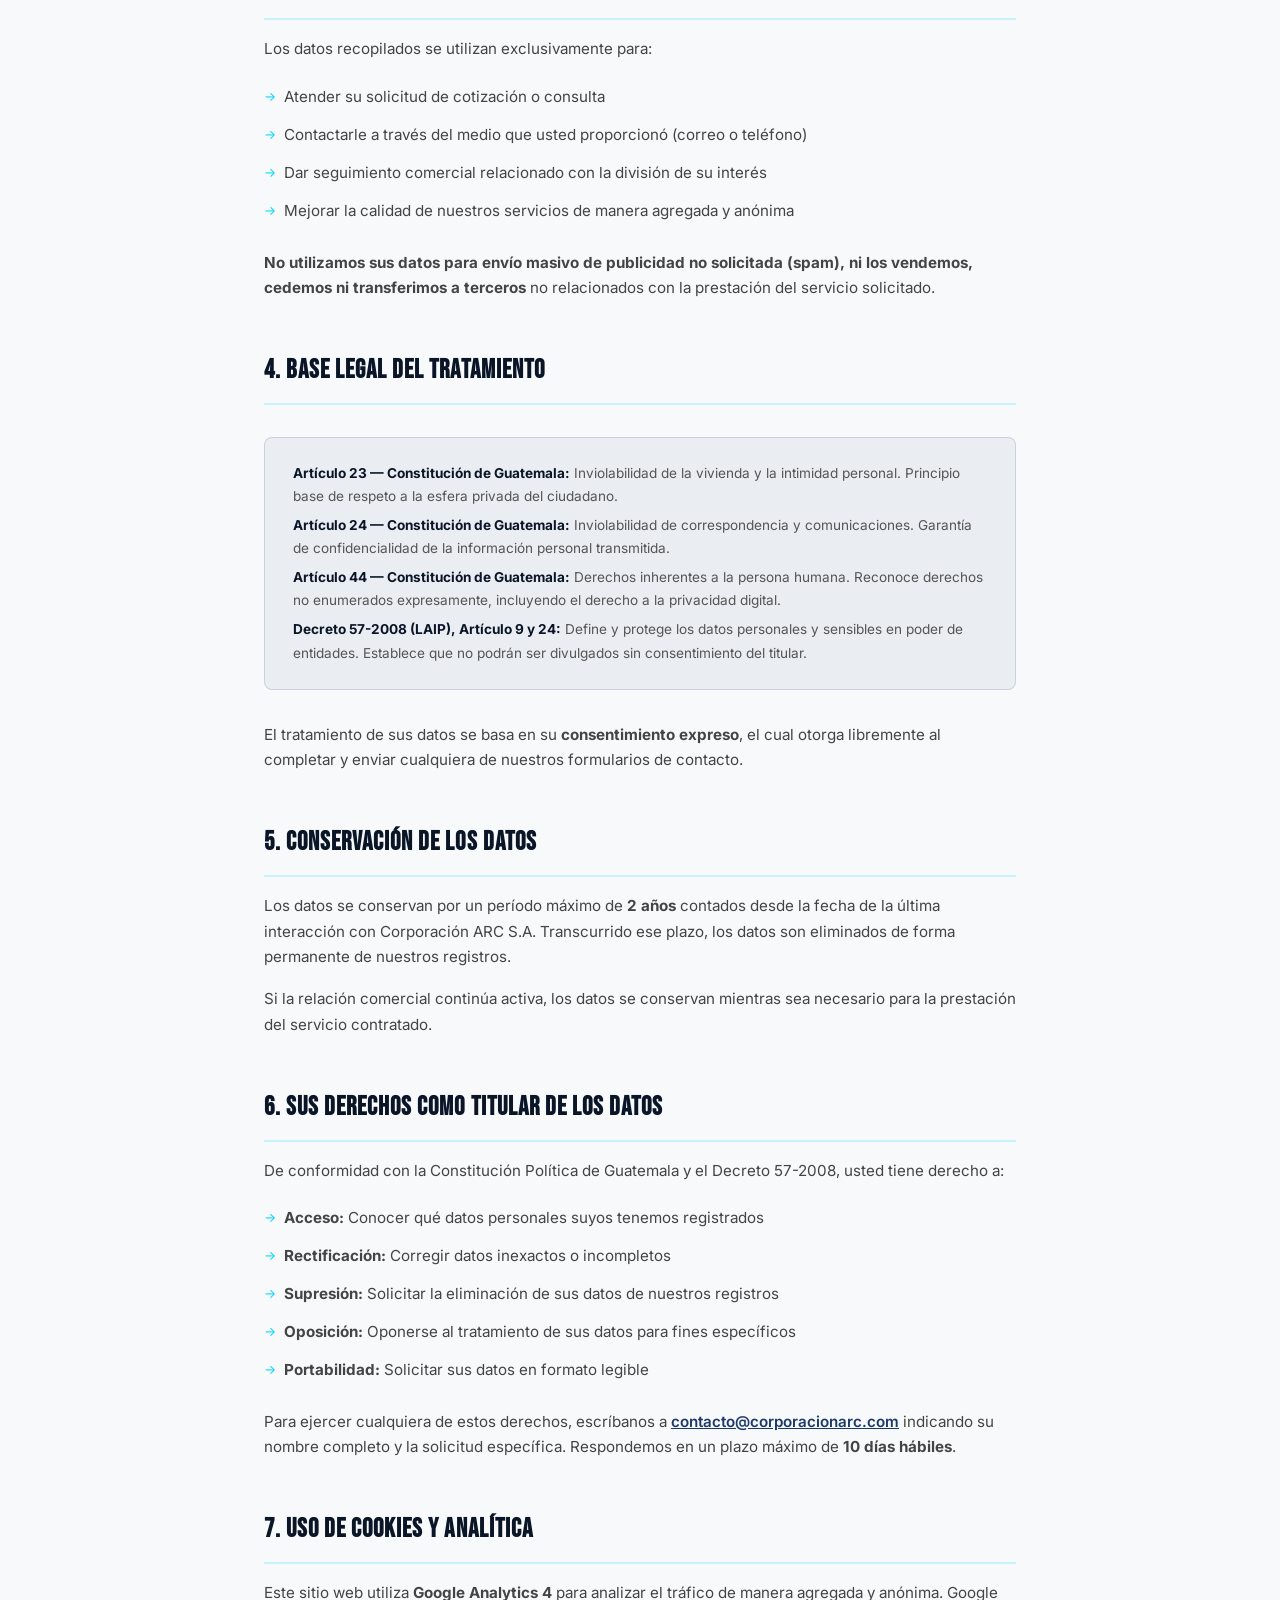
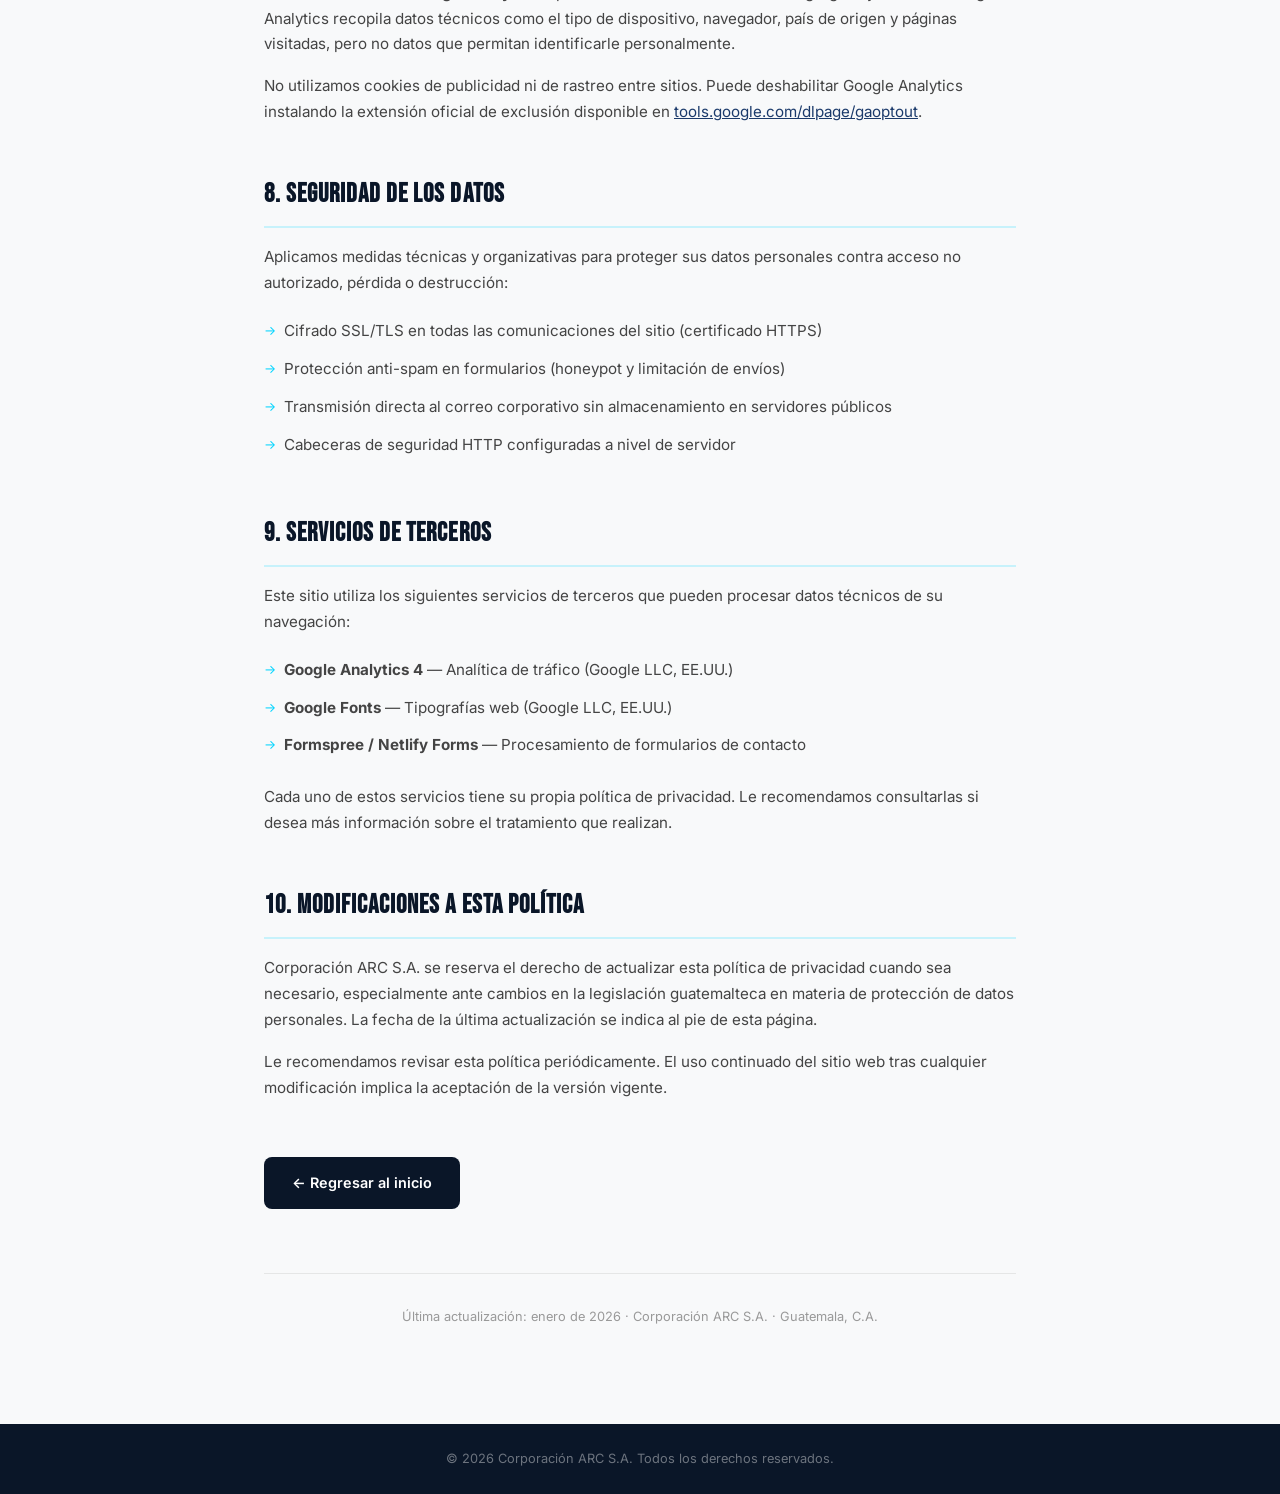
<file: privacidad.html>
<!DOCTYPE html>
<html lang="es">
<head>
  <meta charset="UTF-8">
  <meta name="viewport" content="width=device-width, initial-scale=1.0">
  <meta name="description" content="Política de Privacidad — Corporación ARC S.A.">
  <meta name="robots" content="index, follow">
  <title>Política de Privacidad — Corporación ARC S.A.</title>

  <link rel="preconnect" href="https://fonts.googleapis.com">
  <link rel="preconnect" href="https://fonts.gstatic.com" crossorigin>
  <link href="https://fonts.googleapis.com/css2?family=Bebas+Neue&family=Inter:wght@300;400;500;600;700&display=swap" rel="stylesheet">

  <style>
    :root {
      --color-primary:   #0A1628;
      --color-secondary: #1B3A6B;
      --color-accent:    #00D4FF;
      --color-bg:        #F8F9FA;
      --color-white:     #FFFFFF;
      --color-text:      #333333;
      --font-title:      'Bebas Neue', sans-serif;
      --font-body:       'Inter', sans-serif;
      --max-width:       800px;
      --radius:          8px;
    }

    *, *::before, *::after { margin: 0; padding: 0; box-sizing: border-box; }

    body {
      font-family: var(--font-body);
      background-color: var(--color-bg);
      color: var(--color-text);
      line-height: 1.7;
    }

    /* ── BARRA SUPERIOR ── */
    .topbar {
      background-color: var(--color-secondary);
      padding: 10px 24px;
      display: flex;
      align-items: center;
      justify-content: space-between;
      gap: 16px;
      font-size: 0.8rem;
      color: rgba(255,255,255,0.85);
    }

    .topbar a {
      color: var(--color-accent);
      text-decoration: none;
      font-weight: 600;
      display: flex;
      align-items: center;
      gap: 8px;
      transition: opacity 0.3s;
    }

    .topbar a:hover { opacity: 0.8; }

    .topbar__back-arrow {
      font-size: 1.1rem;
    }

    /* ── ENCABEZADO ── */
    .header {
      background: linear-gradient(135deg, var(--color-primary) 0%, var(--color-secondary) 100%);
      padding: 64px 24px 48px;
      text-align: center;
      color: var(--color-white);
    }

    .header__logo {
      height: 64px;
      width: auto;
      object-fit: contain;
      margin: 0 auto 24px;
      display: block;
    }

    .header__title {
      font-family: var(--font-title);
      font-size: clamp(2rem, 5vw, 3rem);
      letter-spacing: 0.06em;
      margin-bottom: 12px;
    }

    .header__subtitle {
      font-size: 0.9rem;
      color: rgba(255,255,255,0.55);
      letter-spacing: 0.05em;
    }

    /* ── CONTENIDO ── */
    .content {
      max-width: var(--max-width);
      margin: 0 auto;
      padding: 56px 24px 80px;
    }

    .aviso-legal {
      background-color: rgba(0,212,255,0.06);
      border-left: 4px solid var(--color-accent);
      border-radius: 0 var(--radius) var(--radius) 0;
      padding: 20px 24px;
      margin-bottom: 48px;
      font-size: 0.85rem;
      color: #555;
      line-height: 1.6;
    }

    .aviso-legal strong {
      color: var(--color-primary);
    }

    h2 {
      font-family: var(--font-title);
      font-size: 1.6rem;
      letter-spacing: 0.04em;
      color: var(--color-primary);
      margin: 48px 0 16px;
      padding-bottom: 10px;
      border-bottom: 2px solid rgba(0,212,255,0.2);
    }

    h2:first-of-type {
      margin-top: 0;
    }

    p {
      margin-bottom: 16px;
      font-size: 0.95rem;
      color: #444;
    }

    ul {
      list-style: none;
      margin: 0 0 20px 0;
      padding: 0;
    }

    ul li {
      font-size: 0.95rem;
      color: #444;
      padding: 6px 0 6px 20px;
      position: relative;
    }

    ul li::before {
      content: '→';
      position: absolute;
      left: 0;
      color: var(--color-accent);
      font-size: 0.8rem;
      top: 8px;
    }

    .highlight-box {
      background-color: var(--color-primary);
      color: var(--color-white);
      border-radius: var(--radius);
      padding: 28px 32px;
      margin: 32px 0;
    }

    .highlight-box p {
      color: rgba(255,255,255,0.8);
      margin-bottom: 8px;
    }

    .highlight-box p:last-child { margin-bottom: 0; }

    .highlight-box a {
      color: var(--color-accent);
      text-decoration: none;
    }

    .highlight-box a:hover { text-decoration: underline; }

    .base-legal {
      background-color: rgba(27,58,107,0.06);
      border-radius: var(--radius);
      padding: 24px 28px;
      margin: 32px 0;
      border: 1px solid rgba(27,58,107,0.15);
    }

    .base-legal p {
      font-size: 0.85rem;
      color: #555;
      margin-bottom: 6px;
    }

    .base-legal p:last-child { margin-bottom: 0; }

    .base-legal strong {
      color: var(--color-primary);
    }

    .fecha-actualizacion {
      text-align: center;
      font-size: 0.8rem;
      color: #999;
      margin-top: 64px;
      padding-top: 32px;
      border-top: 1px solid rgba(0,0,0,0.08);
    }

    /* ── BOTÓN VOLVER ── */
    .btn-volver {
      display: inline-flex;
      align-items: center;
      gap: 8px;
      background-color: var(--color-primary);
      color: var(--color-white);
      padding: 14px 28px;
      border-radius: var(--radius);
      font-family: var(--font-body);
      font-size: 0.9rem;
      font-weight: 600;
      text-decoration: none;
      margin-top: 40px;
      transition: background-color 0.3s, transform 0.3s;
    }

    .btn-volver:hover {
      background-color: var(--color-secondary);
      transform: translateY(-2px);
    }

    /* ── FOOTER SIMPLE ── */
    .footer-simple {
      background-color: var(--color-primary);
      padding: 24px;
      text-align: center;
      font-size: 0.8rem;
      color: rgba(255,255,255,0.4);
    }

    @media (max-width: 600px) {
      .content { padding: 40px 16px 64px; }
      .header { padding: 48px 16px 36px; }
      h2 { font-size: 1.3rem; }
    }
  </style>
</head>
<body>

  <!-- ── BARRA SUPERIOR ── -->
  <div class="topbar">
    <a href="index.html">
      <span class="topbar__back-arrow">←</span>
      Regresar al inicio
    </a>
    <span>Corporación ARC S.A. — Política de Privacidad</span>
  </div>

  <!-- ── ENCABEZADO ── -->
  <header class="header">
    <img src="assets/images/logo-arc.png" alt="Corporación ARC S.A." class="header__logo">
    <h1 class="header__title">Política de Privacidad</h1>
    <p class="header__subtitle">Vigente desde enero de 2026 · Guatemala, C.A.</p>
  </header>

  <!-- ── CONTENIDO ── -->
  <main class="content">

    <div class="aviso-legal">
      <strong>Base legal:</strong> Esta política está redactada en cumplimiento de la
      <strong>Constitución Política de la República de Guatemala</strong> (Artículos 23, 24 y 44),
      el <strong>Decreto 57-2008 — Ley de Acceso a la Información Pública (LAIP)</strong> y sus
      reformas, y los principios generales del derecho reconocidos por la
      <strong>Corte de Constitucionalidad de Guatemala</strong> en materia de privacidad e
      inviolabilidad de datos personales. Guatemala se encuentra en proceso de aprobación de
      una Ley Específica de Protección de Datos Personales (Iniciativas 6103 y 6105 en el
      Congreso). Esta política anticipa y se alinea con dichos estándares.
    </div>

    <!-- 1. RESPONSABLE -->
    <h2>1. Responsable del tratamiento de datos</h2>
    <p>
      El responsable del tratamiento de los datos personales recopilados a través de este
      sitio web es:
    </p>
    <div class="highlight-box">
      <p><strong>Corporación ARC S.A.</strong></p>
      <p>Ciudad de Guatemala, República de Guatemala</p>
      <p>Correo: <a href="mailto:contacto@corporacionarc.com">contacto@corporacionarc.com</a></p>
      <p>WhatsApp: <a href="https://wa.me/50254760773">+502 5476-0773</a></p>
      <p>Teléfono fijo: <a href="tel:+50222380241">+502 2238-0241</a></p>
    </div>

    <!-- 2. DATOS QUE RECOPILAMOS -->
    <h2>2. Datos personales que recopilamos</h2>
    <p>
      Recopilamos únicamente los datos que usted nos proporciona de forma voluntaria a través
      de los formularios de contacto y cotización del sitio web:
    </p>
    <ul>
      <li>Nombre completo</li>
      <li>Correo electrónico</li>
      <li>Número de teléfono</li>
      <li>División de interés (Taller D&amp;D, Sublipix, ARC Logistics, Grupo Conecta)</li>
      <li>Mensaje o consulta enviada</li>
      <li>Datos adicionales según la división (tipo de vehículo, tipo de material, origen/destino de carga, puesto requerido, entre otros)</li>
    </ul>
    <p>
      <strong>No recopilamos</strong> datos sensibles como información financiera, datos de
      salud, afiliación política, religiosa o de cualquier otra categoría especial.
    </p>

    <!-- 3. FINALIDAD -->
    <h2>3. Finalidad del tratamiento</h2>
    <p>Los datos recopilados se utilizan exclusivamente para:</p>
    <ul>
      <li>Atender su solicitud de cotización o consulta</li>
      <li>Contactarle a través del medio que usted proporcionó (correo o teléfono)</li>
      <li>Dar seguimiento comercial relacionado con la división de su interés</li>
      <li>Mejorar la calidad de nuestros servicios de manera agregada y anónima</li>
    </ul>
    <p>
      <strong>No utilizamos sus datos para envío masivo de publicidad no solicitada
      (spam), ni los vendemos, cedemos ni transferimos a terceros</strong> no relacionados
      con la prestación del servicio solicitado.
    </p>

    <!-- 4. BASE LEGAL -->
    <h2>4. Base legal del tratamiento</h2>
    <div class="base-legal">
      <p>
        <strong>Artículo 23 — Constitución de Guatemala:</strong> Inviolabilidad de la vivienda
        y la intimidad personal. Principio base de respeto a la esfera privada del ciudadano.
      </p>
      <p>
        <strong>Artículo 24 — Constitución de Guatemala:</strong> Inviolabilidad de correspondencia
        y comunicaciones. Garantía de confidencialidad de la información personal transmitida.
      </p>
      <p>
        <strong>Artículo 44 — Constitución de Guatemala:</strong> Derechos inherentes a la persona
        humana. Reconoce derechos no enumerados expresamente, incluyendo el derecho a la
        privacidad digital.
      </p>
      <p>
        <strong>Decreto 57-2008 (LAIP), Artículo 9 y 24:</strong> Define y protege los datos
        personales y sensibles en poder de entidades. Establece que no podrán ser divulgados
        sin consentimiento del titular.
      </p>
    </div>
    <p>
      El tratamiento de sus datos se basa en su <strong>consentimiento expreso</strong>, el cual
      otorga libremente al completar y enviar cualquiera de nuestros formularios de contacto.
    </p>

    <!-- 5. CONSERVACIÓN -->
    <h2>5. Conservación de los datos</h2>
    <p>
      Los datos se conservan por un período máximo de <strong>2 años</strong> contados desde
      la fecha de la última interacción con Corporación ARC S.A. Transcurrido ese plazo, los
      datos son eliminados de forma permanente de nuestros registros.
    </p>
    <p>
      Si la relación comercial continúa activa, los datos se conservan mientras sea necesario
      para la prestación del servicio contratado.
    </p>

    <!-- 6. DERECHOS DEL TITULAR -->
    <h2>6. Sus derechos como titular de los datos</h2>
    <p>
      De conformidad con la Constitución Política de Guatemala y el Decreto 57-2008, usted
      tiene derecho a:
    </p>
    <ul>
      <li><strong>Acceso:</strong> Conocer qué datos personales suyos tenemos registrados</li>
      <li><strong>Rectificación:</strong> Corregir datos inexactos o incompletos</li>
      <li><strong>Supresión:</strong> Solicitar la eliminación de sus datos de nuestros registros</li>
      <li><strong>Oposición:</strong> Oponerse al tratamiento de sus datos para fines específicos</li>
      <li><strong>Portabilidad:</strong> Solicitar sus datos en formato legible</li>
    </ul>
    <p>
      Para ejercer cualquiera de estos derechos, escríbanos a
      <a href="mailto:contacto@corporacionarc.com" style="color: var(--color-secondary); font-weight:600;">contacto@corporacionarc.com</a>
      indicando su nombre completo y la solicitud específica. Respondemos en un plazo máximo
      de <strong>10 días hábiles</strong>.
    </p>

    <!-- 7. COOKIES -->
    <h2>7. Uso de cookies y analítica</h2>
    <p>
      Este sitio web utiliza <strong>Google Analytics 4</strong> para analizar el tráfico de
      manera agregada y anónima. Google Analytics recopila datos técnicos como el tipo de
      dispositivo, navegador, país de origen y páginas visitadas, pero no datos que permitan
      identificarle personalmente.
    </p>
    <p>
      No utilizamos cookies de publicidad ni de rastreo entre sitios. Puede deshabilitar
      Google Analytics instalando la extensión oficial de exclusión disponible en
      <a href="https://tools.google.com/dlpage/gaoptout" target="_blank" rel="noopener" style="color:var(--color-secondary);">tools.google.com/dlpage/gaoptout</a>.
    </p>

    <!-- 8. SEGURIDAD -->
    <h2>8. Seguridad de los datos</h2>
    <p>
      Aplicamos medidas técnicas y organizativas para proteger sus datos personales contra
      acceso no autorizado, pérdida o destrucción:
    </p>
    <ul>
      <li>Cifrado SSL/TLS en todas las comunicaciones del sitio (certificado HTTPS)</li>
      <li>Protección anti-spam en formularios (honeypot y limitación de envíos)</li>
      <li>Transmisión directa al correo corporativo sin almacenamiento en servidores públicos</li>
      <li>Cabeceras de seguridad HTTP configuradas a nivel de servidor</li>
    </ul>

    <!-- 9. TERCEROS -->
    <h2>9. Servicios de terceros</h2>
    <p>
      Este sitio utiliza los siguientes servicios de terceros que pueden procesar datos técnicos
      de su navegación:
    </p>
    <ul>
      <li><strong>Google Analytics 4</strong> — Analítica de tráfico (Google LLC, EE.UU.)</li>
      <li><strong>Google Fonts</strong> — Tipografías web (Google LLC, EE.UU.)</li>
      <li><strong>Formspree / Netlify Forms</strong> — Procesamiento de formularios de contacto</li>
    </ul>
    <p>
      Cada uno de estos servicios tiene su propia política de privacidad. Le recomendamos
      consultarlas si desea más información sobre el tratamiento que realizan.
    </p>

    <!-- 10. MODIFICACIONES -->
    <h2>10. Modificaciones a esta política</h2>
    <p>
      Corporación ARC S.A. se reserva el derecho de actualizar esta política de privacidad
      cuando sea necesario, especialmente ante cambios en la legislación guatemalteca en
      materia de protección de datos personales. La fecha de la última actualización se
      indica al pie de esta página.
    </p>
    <p>
      Le recomendamos revisar esta política periódicamente. El uso continuado del sitio
      web tras cualquier modificación implica la aceptación de la versión vigente.
    </p>

    <!-- BOTÓN REGRESAR -->
    <a href="index.html" class="btn-volver">
      ← Regresar al inicio
    </a>

    <p class="fecha-actualizacion">
      Última actualización: enero de 2026 · Corporación ARC S.A. · Guatemala, C.A.
    </p>

  </main>

  <!-- ── FOOTER SIMPLE ── -->
  <footer class="footer-simple">
    © 2026 Corporación ARC S.A. Todos los derechos reservados.
  </footer>

</body>
</html>
</file>
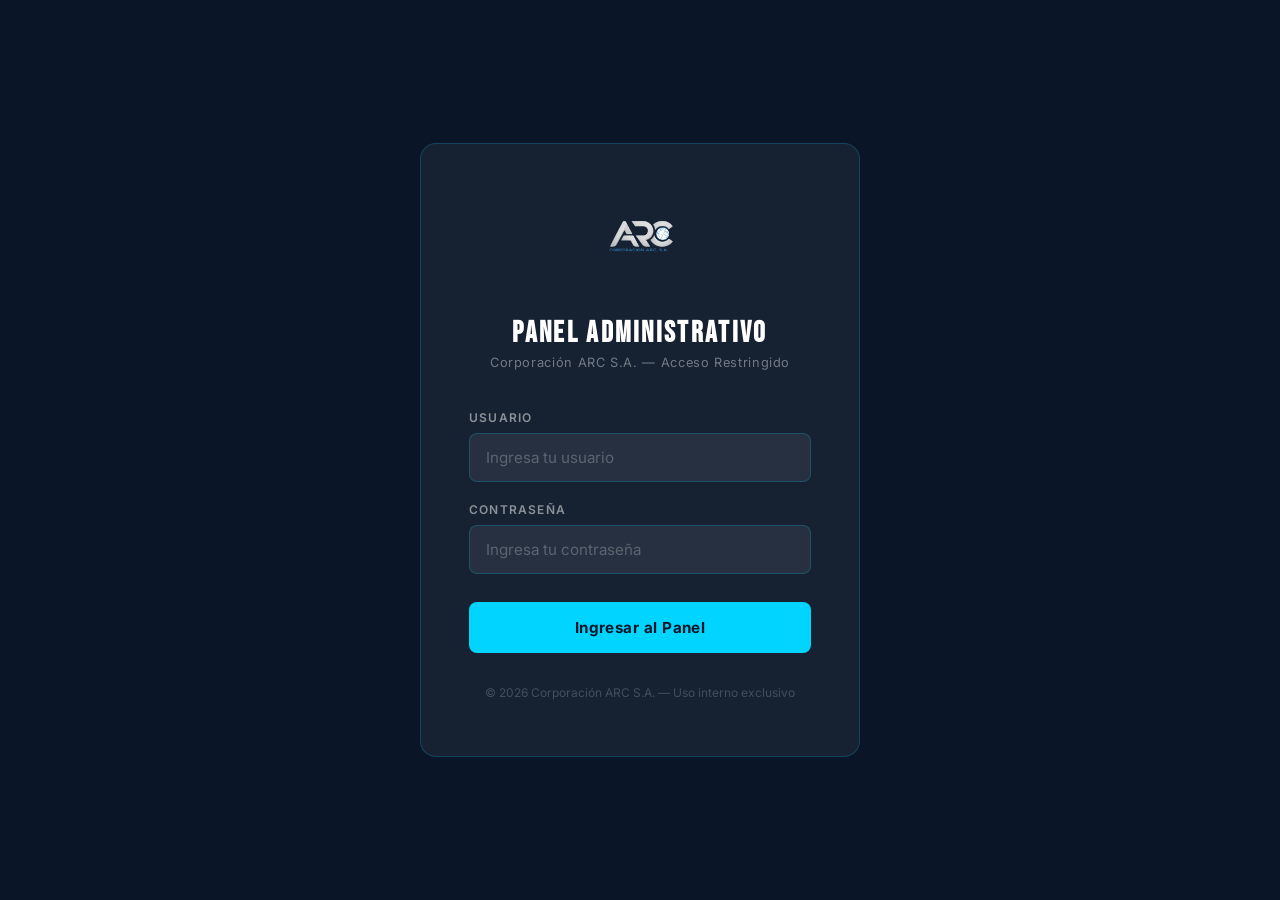
<file: admin/dashboard.html>
<!DOCTYPE html>
<html lang="es">
<head>
  <meta charset="UTF-8">
  <meta name="viewport" content="width=device-width, initial-scale=1.0">
  <meta name="robots" content="noindex, nofollow">
  <title>Dashboard — Corporación ARC S.A.</title>
  <link rel="icon" href="../assets/images/favicon.png">
  <link rel="preconnect" href="https://fonts.googleapis.com">
  <link href="https://fonts.googleapis.com/css2?family=Bebas+Neue&family=Inter:wght@300;400;500;600;700&display=swap" rel="stylesheet">
  <style>
    *, *::before, *::after { margin: 0; padding: 0; box-sizing: border-box; }
    :root {
      --primary: #0A1628;
      --secondary: #1B3A6B;
      --accent: #00D4FF;
      --bg: #F8F9FA;
      --white: #FFFFFF;
      --text: #333333;
      --text-light: #888888;
      --shadow: 0 4px 24px rgba(0,0,0,0.08);
      --radius: 12px;
    }
    body { font-family: 'Inter', sans-serif; background: var(--bg); color: var(--text); min-height: 100vh; }

    /* NAVBAR */
    .navbar {
      background: var(--primary); padding: 0 32px; height: 64px;
      display: flex; align-items: center; justify-content: space-between;
      position: sticky; top: 0; z-index: 100; box-shadow: 0 2px 20px rgba(0,0,0,0.3);
    }
    .navbar__logo { font-family: 'Bebas Neue', sans-serif; font-size: 1.8rem; color: #fff; letter-spacing: 0.12em; }
    .navbar__logo span { color: var(--accent); }
    .navbar__right { display: flex; align-items: center; gap: 16px; }
    .navbar__badge { background: var(--accent); color: var(--primary); font-size: 0.7rem; font-weight: 700; padding: 4px 10px; border-radius: 20px; letter-spacing: 0.08em; }
    .btn-notif { background: rgba(255,255,255,0.08); border: 1px solid rgba(255,255,255,0.15); color: rgba(255,255,255,0.7); padding: 8px 16px; border-radius: 8px; font-family: 'Inter', sans-serif; font-size: 0.8rem; cursor: pointer; transition: all 0.3s; }
    .btn-notif.active { background: rgba(0,212,255,0.15); border-color: var(--accent); color: var(--accent); }
    .btn-logout { background: rgba(255,255,255,0.1); border: 1px solid rgba(255,255,255,0.2); color: rgba(255,255,255,0.7); padding: 8px 16px; border-radius: 8px; font-family: 'Inter', sans-serif; font-size: 0.8rem; cursor: pointer; transition: all 0.3s; }
    .btn-logout:hover { background: rgba(255,80,80,0.2); border-color: #ff5050; color: #ff5050; }

    /* TABS */
    .tabs { background: var(--white); border-bottom: 2px solid #f0f0f0; padding: 0 32px; display: flex; gap: 0; }
    .tab-btn { padding: 18px 28px; font-family: 'Inter', sans-serif; font-size: 0.9rem; font-weight: 600; background: none; border: none; border-bottom: 3px solid transparent; margin-bottom: -2px; cursor: pointer; color: var(--text-light); transition: all 0.3s; letter-spacing: 0.02em; }
    .tab-btn.active { color: var(--primary); border-bottom-color: var(--accent); }
    .tab-btn:hover:not(.active) { color: var(--text); }

    /* TAB PANELS */
    .tab-panel { display: none; }
    .tab-panel.active { display: block; }

    /* CONTAINER */
    .container { max-width: 1400px; margin: 0 auto; padding: 32px 24px; }

    /* STATS */
    .stats { display: grid; grid-template-columns: repeat(auto-fit, minmax(180px, 1fr)); gap: 20px; margin-bottom: 32px; }
    .stat-card { background: var(--white); border-radius: var(--radius); padding: 24px; box-shadow: var(--shadow); border-left: 4px solid #e0e0e0; }
    .stat-card.general { border-left-color: var(--secondary); }
    .stat-card.auto    { border-left-color: #00C851; }
    .stat-card.print   { border-left-color: #C851FF; }
    .stat-card.logistics { border-left-color: #FFA500; }
    .stat-card.talent  { border-left-color: var(--accent); }
    .stat-card.postulaciones { border-left-color: #FF6B6B; }
    .stat-number { font-family: 'Bebas Neue', sans-serif; font-size: 2.8rem; color: var(--primary); line-height: 1; }
    .stat-label { font-size: 0.78rem; color: var(--text-light); text-transform: uppercase; letter-spacing: 0.08em; margin-top: 6px; }

    /* CONTROLS */
    .controls { display: flex; align-items: center; gap: 12px; margin-bottom: 20px; flex-wrap: wrap; }
    .controls__title { font-family: 'Bebas Neue', sans-serif; font-size: 1.4rem; letter-spacing: 0.06em; color: var(--primary); margin-right: 8px; }
    .search-input { flex: 1; min-width: 240px; padding: 10px 16px; border: 1.5px solid #e0e0e0; border-radius: 8px; font-family: 'Inter', sans-serif; font-size: 0.9rem; outline: none; transition: border-color 0.3s; }
    .search-input:focus { border-color: var(--accent); }
    select { padding: 10px 14px; border: 1.5px solid #e0e0e0; border-radius: 8px; font-family: 'Inter', sans-serif; font-size: 0.85rem; outline: none; background: var(--white); cursor: pointer; }
    .btn-refresh { padding: 10px 20px; background: var(--secondary); color: #fff; border: none; border-radius: 8px; font-family: 'Inter', sans-serif; font-size: 0.85rem; cursor: pointer; transition: background 0.3s; }
    .btn-refresh:hover { background: var(--primary); }

    /* TABLE */
    .table-wrap { background: var(--white); border-radius: var(--radius); box-shadow: var(--shadow); overflow: hidden; }
    .table-container { overflow-x: auto; }
    table { width: 100%; border-collapse: collapse; font-size: 0.875rem; }
    thead { background: var(--primary); color: #fff; }
    thead th { padding: 14px 16px; text-align: left; font-weight: 600; font-size: 0.72rem; letter-spacing: 0.08em; text-transform: uppercase; white-space: nowrap; }
    tbody tr { border-bottom: 1px solid #f0f0f0; transition: background 0.2s; }
    tbody tr:hover { background: #f8fbff; }
    tbody tr:last-child { border-bottom: none; }
    td { padding: 12px 16px; color: var(--text); vertical-align: middle; }

    /* BADGES */
    .division-badge { display: inline-block; padding: 4px 10px; border-radius: 20px; font-size: 0.72rem; font-weight: 700; letter-spacing: 0.05em; white-space: nowrap; }
    .badge-automotriz { background: rgba(0,200,81,0.12); color: #00C851; }
    .badge-print { background: rgba(200,81,255,0.12); color: #C851FF; }
    .badge-logistics { background: rgba(255,165,0,0.12); color: #FFA500; }
    .badge-talent { background: rgba(0,212,255,0.12); color: #0099bb; }
    .badge-general { background: rgba(27,58,107,0.12); color: #1B3A6B; }

    /* BOTONES DE ACCIÓN */
    .action-btns { display: flex; gap: 6px; flex-wrap: nowrap; }
    .btn-action { display: inline-flex; align-items: center; gap: 4px; padding: 6px 10px; border: none; border-radius: 6px; font-family: 'Inter', sans-serif; font-size: 0.75rem; font-weight: 600; cursor: pointer; transition: all 0.2s; white-space: nowrap; }
    .btn-wa   { background: rgba(37,211,102,0.12); color: #128C7E; }
    .btn-wa:hover   { background: #25D366; color: #fff; }
    .btn-mail { background: rgba(27,58,107,0.1); color: #1B3A6B; }
    .btn-mail:hover { background: #1B3A6B; color: #fff; }
    .btn-copy { background: rgba(0,212,255,0.1); color: #007a99; }
    .btn-copy:hover { background: #00D4FF; color: #0A1628; }
    .btn-copy2 { background: rgba(255,165,0,0.1); color: #cc7a00; }
    .btn-copy2:hover { background: #FFA500; color: #fff; }

    /* LOADING / EMPTY */
    .loading { text-align: center; padding: 60px 24px; color: var(--text-light); }
    .loading__spinner { width: 40px; height: 40px; border: 3px solid #e0e0e0; border-top-color: var(--accent); border-radius: 50%; animation: spin 0.8s linear infinite; margin: 0 auto 16px; }
    @keyframes spin { to { transform: rotate(360deg); } }
    .empty { text-align: center; padding: 60px 24px; color: var(--text-light); font-size: 0.9rem; }

    /* TOAST */
    .toast { position: fixed; bottom: 24px; right: 24px; background: var(--primary); color: #fff; border: 1px solid var(--accent); border-radius: 12px; padding: 16px 24px; font-size: 0.9rem; box-shadow: 0 8px 32px rgba(0,0,0,0.3); transform: translateY(100px); opacity: 0; transition: all 0.4s cubic-bezier(0.23,1,0.32,1); z-index: 999; max-width: 360px; }
    .toast.show { transform: translateY(0); opacity: 1; }
    .toast__title { font-weight: 700; color: var(--accent); margin-bottom: 4px; }

    /* COPY FEEDBACK */
    .copy-ok { background: #00C851 !important; color: #fff !important; }

    .dash-footer { text-align: center; padding: 24px; color: var(--text-light); font-size: 0.8rem; }

    @media (max-width: 768px) {
      .navbar { padding: 0 16px; }
      .container { padding: 20px 16px; }
      .controls { flex-direction: column; align-items: stretch; }
      .search-input { min-width: 100%; }
      .tabs { padding: 0 16px; }
      .tab-btn { padding: 14px 16px; font-size: 0.8rem; }
    }
  </style>
</head>
<body>

  <!-- NAVBAR -->
  <nav class="navbar">
    <div class="navbar__logo">ARC<span>.</span></div>
    <div class="navbar__right">
      <span class="navbar__badge">ADMIN</span>
      <button class="btn-notif" id="btnNotif" onclick="toggleNotificaciones()">🔔 Activar alertas</button>
      <button class="btn-logout" onclick="logout()">Cerrar sesión</button>
    </div>
  </nav>

  <!-- TABS -->
  <div class="tabs">
    <button class="tab-btn active" onclick="cambiarTab('leads', this)">📋 Leads de Clientes</button>
    <button class="tab-btn" onclick="cambiarTab('postulaciones', this)">👤 Postulaciones de Empleo</button>
  </div>

  <!-- ══ TAB: LEADS ══════════════════════════════════════════ -->
  <div class="tab-panel active" id="panel-leads">
    <div class="container">

      <div class="stats" id="statsGrid">
        <div class="stat-card general"><div class="stat-number" id="statTotal">—</div><div class="stat-label">Total leads</div></div>
        <div class="stat-card auto"><div class="stat-number" id="statAuto">—</div><div class="stat-label">Taller D&D</div></div>
        <div class="stat-card print"><div class="stat-number" id="statPrint">—</div><div class="stat-label">Sublipix</div></div>
        <div class="stat-card logistics"><div class="stat-number" id="statLogistics">—</div><div class="stat-label">ARC Logistics</div></div>
        <div class="stat-card talent"><div class="stat-number" id="statTalent">—</div><div class="stat-label">Grupo Conecta</div></div>
      </div>

      <div class="controls">
        <span class="controls__title">Leads recibidos</span>
        <input type="text" class="search-input" id="searchInput" placeholder="Buscar por nombre, correo o división..." oninput="filtrarLeads()">
        <select id="filtroDiv" onchange="filtrarLeads()">
          <option value="">Todas las divisiones</option>
          <option value="automotriz">Taller D&D</option>
          <option value="print">Sublipix</option>
          <option value="logistics">ARC Logistics</option>
          <option value="talent">Grupo Conecta</option>
        </select>
        <button class="btn-refresh" onclick="cargarLeads()">↻ Actualizar</button>
      </div>

      <div class="table-wrap">
        <div class="table-container">
          <table>
            <thead>
              <tr>
                <th>#</th><th>Fecha</th><th>División</th><th>Nombre</th>
                <th>Correo</th><th>Teléfono</th><th>Detalles</th><th>Mensaje</th>
              </tr>
            </thead>
            <tbody id="tbodyLeads">
              <tr><td colspan="8"><div class="loading"><div class="loading__spinner"></div>Cargando leads...</div></td></tr>
            </tbody>
          </table>
        </div>
      </div>

    </div>
  </div>

  <!-- ══ TAB: POSTULACIONES ══════════════════════════════════ -->
  <div class="tab-panel" id="panel-postulaciones">
    <div class="container">

      <div class="stats">
        <div class="stat-card postulaciones"><div class="stat-number" id="statPost">—</div><div class="stat-label">Total postulaciones</div></div>
        <div class="stat-card general"><div class="stat-number" id="statPostHoy">—</div><div class="stat-label">Hoy</div></div>
        <div class="stat-card auto"><div class="stat-number" id="statPostSemana">—</div><div class="stat-label">Esta semana</div></div>
      </div>

      <div class="controls">
        <span class="controls__title">Postulaciones</span>
        <input type="text" class="search-input" id="searchPost" placeholder="Buscar por nombre, correo, DPI o municipio..." oninput="filtrarPostulaciones()">
        <select id="filtroDept" onchange="filtrarPostulaciones()">
          <option value="">Todos los departamentos</option>
          <option>Guatemala</option><option>Escuintla</option><option>Sacatepéquez</option>
          <option>Chimaltenango</option><option>Santa Rosa</option><option>Sololá</option>
          <option>Totonicapán</option><option>Quetzaltenango</option><option>Suchitepéquez</option>
          <option>Retalhuleu</option><option>San Marcos</option><option>Huehuetenango</option>
          <option>Quiché</option><option>Baja Verapaz</option><option>Alta Verapaz</option>
          <option>Petén</option><option>Izabal</option><option>Zacapa</option>
          <option>Chiquimula</option><option>Jalapa</option><option>Jutiapa</option>
          <option>El Progreso</option>
        </select>
        <button class="btn-refresh" onclick="cargarPostulaciones()">↻ Actualizar</button>
      </div>

      <div class="table-wrap">
        <div class="table-container">
          <table>
            <thead>
              <tr>
                <th>#</th><th>Fecha</th><th>Nombre</th><th>Tel. 1</th><th>Tel. 2</th>
                <th>Correo</th><th>DPI</th><th>Edad</th><th>Zona</th>
                <th>Depto.</th><th>Municipio</th><th>Último Trabajo</th><th>Motivo Salida</th><th>CV</th><th>Acciones</th>
              </tr>
            </thead>
            <tbody id="tbodyPost">
              <tr><td colspan="15"><div class="loading"><div class="loading__spinner"></div>Cargando postulaciones...</div></td></tr>
            </tbody>
          </table>
        </div>
      </div>

    </div>
  </div>

  <div class="dash-footer">Corporación ARC S.A. — Panel de Administración © 2026</div>

  <!-- TOAST -->
  <div class="toast" id="toast">
    <div class="toast__title">🔔 Notificación</div>
    <div id="toastMsg">—</div>
  </div>

  <script>
    const SCRIPT_URL = 'https://script.google.com/macros/s/AKfycbxhxReE4_b354I8lXVo-hgwCL6lNsdOGAsVeA_oNUDMbRetMMWBHzclovP1txjJssQ8mA/exec';
    const REFRESH_MS = 30000;

    let todosLosLeads = [];
    let todasLasPost  = [];
    let ultimoConteo  = 0;

    if (sessionStorage.getItem('arc_admin') !== 'true') {
      window.location.href = 'index.html';
    }

    window.addEventListener('load', () => {
      cargarLeads();
      cargarPostulaciones();
      setInterval(verificarNuevos, REFRESH_MS);
    });

    // ── TABS ──────────────────────────────────────────────────
    function cambiarTab(tab, btn) {
      document.querySelectorAll('.tab-panel').forEach(p => p.classList.remove('active'));
      document.querySelectorAll('.tab-btn').forEach(b => b.classList.remove('active'));
      document.getElementById('panel-' + tab).classList.add('active');
      btn.classList.add('active');
    }

    // ── LEADS ─────────────────────────────────────────────────
    async function cargarLeads() {
      try {
        const res  = await fetch(SCRIPT_URL + '?action=getLeads&t=' + Date.now());
        const data = await res.json();
        if (data.leads) {
          todosLosLeads = data.leads;
          ultimoConteo  = todosLosLeads.length;
          renderLeads(todosLosLeads);
          actualizarStats(todosLosLeads);
        }
      } catch(e) {
        document.getElementById('tbodyLeads').innerHTML =
          '<tr><td colspan="8"><div class="empty">No se pudieron cargar los leads.</div></td></tr>';
      }
    }

    async function verificarNuevos() {
      try {
        const res  = await fetch(SCRIPT_URL + '?action=getLeads&t=' + Date.now());
        const data = await res.json();
        if (data.leads && data.leads.length > ultimoConteo) {
          const ultimo = data.leads[data.leads.length - 1];
          todosLosLeads = data.leads;
          ultimoConteo  = todosLosLeads.length;
          renderLeads(todosLosLeads);
          actualizarStats(todosLosLeads);
          mostrarToast('Nuevo lead: ' + (ultimo[2] || '') + ' — ' + (ultimo[1] || ''));
          if (Notification.permission === 'granted') {
            new Notification('🔔 Nuevo lead — Corporación ARC S.A.', {
              body: 'División: ' + (ultimo[1]||'') + '\nNombre: ' + (ultimo[2]||''),
              icon: '/corporacion-arc/assets/images/favicon.png'
            });
          }
        }
      } catch(e) {}
    }

    function renderLeads(leads) {
      const tbody = document.getElementById('tbodyLeads');
      if (!leads || leads.length === 0) {
        tbody.innerHTML = '<tr><td colspan="8"><div class="empty">No hay leads aún.</div></td></tr>';
        return;
      }
      const reversed = [...leads].reverse();
      tbody.innerHTML = reversed.map((row, i) => {
        const division  = row[1] || 'General';
        const badge     = getBadgeClass(division);
        const detalles  = [row[5], row[6], row[7]].filter(Boolean).join('<br>');
        return `<tr>
          <td style="color:#888;font-size:0.8rem">${leads.length - i}</td>
          <td style="white-space:nowrap;font-size:0.8rem;color:#888">${row[0]||''}</td>
          <td><span class="division-badge ${badge}">${division}</span></td>
          <td style="font-weight:600">${row[2]||''}</td>
          <td><a href="mailto:${row[3]}" style="color:#1B3A6B;text-decoration:none">${row[3]||''}</a></td>
          <td>${row[4]||''}</td>
          <td style="font-size:0.8rem;color:#666">${detalles||'—'}</td>
          <td style="max-width:200px;font-size:0.85rem">${row[8]||''}</td>
        </tr>`;
      }).join('');
    }

    function actualizarStats(leads) {
      document.getElementById('statTotal').textContent     = leads.length;
      document.getElementById('statAuto').textContent      = leads.filter(r => (r[1]||'').toLowerCase().includes('automotriz')).length;
      document.getElementById('statPrint').textContent     = leads.filter(r => (r[1]||'').toLowerCase().includes('print') || (r[1]||'').toLowerCase().includes('sublipix')).length;
      document.getElementById('statLogistics').textContent = leads.filter(r => (r[1]||'').toLowerCase().includes('logistics')).length;
      document.getElementById('statTalent').textContent    = leads.filter(r => (r[1]||'').toLowerCase().includes('talent') || (r[1]||'').toLowerCase().includes('conecta')).length;
    }

    function filtrarLeads() {
      const texto = document.getElementById('searchInput').value.toLowerCase();
      const div   = document.getElementById('filtroDiv').value.toLowerCase();
      const filtrados = todosLosLeads.filter(row => {
        const matchDiv  = !div || (row[1]||'').toLowerCase().includes(div);
        const matchText = !texto || (row[2]||'').toLowerCase().includes(texto) || (row[3]||'').toLowerCase().includes(texto) || (row[1]||'').toLowerCase().includes(texto);
        return matchDiv && matchText;
      });
      renderLeads(filtrados);
    }

    // ── POSTULACIONES ─────────────────────────────────────────
    async function cargarPostulaciones() {
      try {
        const res  = await fetch(SCRIPT_URL + '?action=getPostulaciones&t=' + Date.now());
        const data = await res.json();
        if (data.postulaciones) {
          todasLasPost = data.postulaciones;
          renderPostulaciones(todasLasPost);
          actualizarStatsPost(todasLasPost);
        }
      } catch(e) {
        document.getElementById('tbodyPost').innerHTML =
          '<tr><td colspan="15"><div class="empty">No se pudieron cargar las postulaciones.</div></td></tr>';
      }
    }

    function renderPostulaciones(posts) {
      const tbody = document.getElementById('tbodyPost');
      if (!posts || posts.length === 0) {
        tbody.innerHTML = '<tr><td colspan="15"><div class="empty">No hay postulaciones aún.</div></td></tr>';
        return;
      }
      const reversed = [...posts].reverse();
      tbody.innerHTML = reversed.map((row, i) => {
        const tel1   = row[2] || '';
        const tel2   = row[3] || '';
        const correo = row[4] || '';
        return `<tr>
          <td style="color:#888;font-size:0.8rem">${posts.length - i}</td>
          <td style="white-space:nowrap;font-size:0.8rem;color:#888">${row[0]||''}</td>
          <td style="font-weight:600;min-width:140px">${row[1]||''}</td>
          <td>${tel1}</td>
          <td>${tel2}</td>
          <td style="min-width:160px"><a href="mailto:${correo}" style="color:#1B3A6B;text-decoration:none">${correo}</a></td>
          <td style="font-family:monospace;font-size:0.85rem">${row[5]||''}</td>
          <td style="text-align:center">${row[6]||''}</td>
          <td>${row[7]||''}</td>
          <td>${row[8]||''}</td>
          <td>${row[9]||''}</td>
          <td style="max-width:180px;font-size:0.82rem;color:#555">${row[10]||''}</td>
          <td style="max-width:180px;font-size:0.82rem;color:#555">${row[11]||''}</td>
          <td>
            ${row[12] ? `<a href="${row[12]}" target="_blank" rel="noopener" style="display:inline-flex;align-items:center;gap:4px;padding:6px 10px;background:rgba(255,80,80,0.1);color:#cc0000;border-radius:6px;font-size:0.75rem;font-weight:600;text-decoration:none;transition:background 0.2s;" onmouseover="this.style.background='#ff5050';this.style.color='#fff'" onmouseout="this.style.background='rgba(255,80,80,0.1)';this.style.color='#cc0000'">📄 Ver CV</a>` : '<span style="color:#ccc;font-size:0.78rem;">Sin CV</span>'}
          </td>
          <td>
            <div class="action-btns">
              ${tel1 ? `<button class="btn-action btn-wa" title="Abrir WhatsApp" onclick="abrirWA('${tel1}')">💬 WA</button>` : ''}
              ${correo ? `<button class="btn-action btn-mail" title="Enviar correo" onclick="abrirMail('${correo}', '${(row[1]||'').replace(/'/g,'')}')">✉️ Mail</button>` : ''}
              ${tel1 ? `<button class="btn-action btn-copy" title="Copiar Tel. 1" onclick="copiar(this, '${tel1}')">📋 Tel1</button>` : ''}
              ${tel2 ? `<button class="btn-action btn-copy2" title="Copiar Tel. 2" onclick="copiar(this, '${tel2}')">📋 Tel2</button>` : ''}
            </div>
          </td>
        </tr>`;
      }).join('');
    }

    function actualizarStatsPost(posts) {
      document.getElementById('statPost').textContent = posts.length;
      const hoy     = new Date().toLocaleDateString('es-GT');
      const semana  = new Date(); semana.setDate(semana.getDate() - 7);
      document.getElementById('statPostHoy').textContent    = posts.filter(r => (r[0]||'').startsWith(hoy.split('/').reverse().join('/'))).length;
      document.getElementById('statPostSemana').textContent = posts.filter(r => {
        try { return new Date(r[0]) >= semana; } catch(e) { return false; }
      }).length;
    }

    function filtrarPostulaciones() {
      const texto = document.getElementById('searchPost').value.toLowerCase();
      const dept  = document.getElementById('filtroDept').value.toLowerCase();
      const filtrados = todasLasPost.filter(row => {
        const matchDept = !dept || (row[8]||'').toLowerCase().includes(dept);
        const matchText = !texto ||
          (row[1]||'').toLowerCase().includes(texto) ||
          (row[4]||'').toLowerCase().includes(texto) ||
          (row[5]||'').toLowerCase().includes(texto) ||
          (row[9]||'').toLowerCase().includes(texto);
        return matchDept && matchText;
      });
      renderPostulaciones(filtrados);
    }

    // ── BOTONES DE ACCIÓN ─────────────────────────────────────
    function abrirWA(tel) {
      const numero = '502' + tel.replace(/\D/g,'');
      window.open('https://wa.me/' + numero, '_blank');
    }

    function abrirMail(correo, nombre) {
      window.open('mailto:' + correo + '?subject=Corporación ARC S.A. — Seguimiento a tu postulación&body=Estimado/a ' + nombre + ',%0A%0AGracias por tu interés en formar parte de nuestro equipo.', '_blank');
    }

    function copiar(btn, texto) {
      navigator.clipboard.writeText(texto).then(() => {
        const orig = btn.textContent;
        btn.textContent = '✓ Copiado';
        btn.classList.add('copy-ok');
        setTimeout(() => { btn.textContent = orig; btn.classList.remove('copy-ok'); }, 2000);
      });
    }

    // ── UTILS ─────────────────────────────────────────────────
    function getBadgeClass(div) {
      const d = (div||'').toLowerCase();
      if (d.includes('automotriz') || d.includes('taller')) return 'badge-automotriz';
      if (d.includes('print') || d.includes('sublipix'))    return 'badge-print';
      if (d.includes('logistics'))                           return 'badge-logistics';
      if (d.includes('talent') || d.includes('conecta'))    return 'badge-talent';
      return 'badge-general';
    }

    function mostrarToast(msg) {
      const toast = document.getElementById('toast');
      document.getElementById('toastMsg').textContent = msg;
      toast.classList.add('show');
      setTimeout(() => toast.classList.remove('show'), 5000);
    }

    function toggleNotificaciones() {
      if (Notification.permission === 'granted') {
        mostrarToast('Las alertas ya están activas ✓');
        return;
      }
      Notification.requestPermission().then(perm => {
        if (perm === 'granted') {
          document.getElementById('btnNotif').textContent = '✓ Alertas activas';
          document.getElementById('btnNotif').classList.add('active');
          mostrarToast('¡Alertas activadas!');
        } else {
          mostrarToast('Permiso denegado. Actívalas desde la configuración del navegador.');
        }
      });
    }

    if (Notification.permission === 'granted') {
      document.getElementById('btnNotif').textContent = '✓ Alertas activas';
      document.getElementById('btnNotif').classList.add('active');
    }

    function logout() {
      sessionStorage.removeItem('arc_admin');
      window.location.href = 'index.html';
    }
  </script>

</body>
</html>
</file>
<file: assets/css/main.css>
/* ============================================================
   CORPORACION ARC S.A. — main.css
   Versión: 2.0 | Junio 2026
   Paleta, tipografía, componentes globales y 4 efectos
   ============================================================ */

/* ── FUENTES ─────────────────────────────────────────────── */
@import url('https://fonts.googleapis.com/css2?family=Bebas+Neue&family=Inter:wght@300;400;500;600;700&display=swap');

/* ── VARIABLES GLOBALES ──────────────────────────────────── */
:root {
  --color-primary:    #0A1628;
  --color-secondary:  #1B3A6B;
  --color-accent:     #00D4FF;
  --color-bg:         #F8F9FA;
  --color-white:      #FFFFFF;
  --color-text:       #333333;
  --color-text-light: #888888;
  --color-overlay:    rgba(10, 22, 40, 0.75);

  --font-title:  'Bebas Neue', sans-serif;
  --font-body:   'Inter', sans-serif;

  --transition:  0.3s ease;
  --radius:      8px;
  --shadow:      0 4px 24px rgba(0, 0, 0, 0.12);
  --shadow-hover:0 8px 40px rgba(0, 212, 255, 0.18);

  --max-width:   1200px;
  --section-pad: 100px 24px;
}

/* ── RESET ───────────────────────────────────────────────── */
*, *::before, *::after {
  margin: 0;
  padding: 0;
  box-sizing: border-box;
}

html {
  scroll-behavior: smooth;
  font-size: 16px;
}

body {
  font-family: var(--font-body);
  background-color: var(--color-bg);
  color: var(--color-text);
  overflow-x: hidden;
  line-height: 1.6;
}

img, video {
  max-width: 100%;
  display: block;
}

a {
  text-decoration: none;
  color: inherit;
}

ul {
  list-style: none;
}

/* ── UTILIDADES ──────────────────────────────────────────── */
.container {
  max-width: var(--max-width);
  margin: 0 auto;
  padding: 0 24px;
}

.section {
  padding: var(--section-pad);
}

.section--dark {
  background-color: var(--color-primary);
  color: var(--color-white);
}

.section--mid {
  background-color: var(--color-secondary);
  color: var(--color-white);
}

/* Timeline — fondo azul profundo con brillo sutil, sin blanco agresivo */
.section--timeline {
  background: linear-gradient(135deg,
    #0A1628 0%,
    #0d1e35 50%,
    #1B3A6B 100%
  );
  color: var(--color-white);
  position: relative;
  overflow: hidden;
}

/* Punto de luz muy sutil arriba a la derecha — toque profesional */
.section--timeline::before {
  content: '';
  position: absolute;
  top: -80px;
  right: -80px;
  width: 400px;
  height: 400px;
  border-radius: 50%;
  background: radial-gradient(circle, rgba(0,212,255,0.07) 0%, transparent 65%);
  pointer-events: none;
}

/* Reflejo cyan muy tenue abajo izquierda */
.section--timeline::after {
  content: '';
  position: absolute;
  bottom: -60px;
  left: -60px;
  width: 300px;
  height: 300px;
  border-radius: 50%;
  background: radial-gradient(circle, rgba(0,212,255,0.05) 0%, transparent 65%);
  pointer-events: none;
}

.section-title {
  font-family: var(--font-title);
  font-size: clamp(2rem, 5vw, 3.5rem);
  letter-spacing: 0.04em;
  line-height: 1.1;
  margin-bottom: 16px;
}

.section-subtitle {
  font-size: 1rem;
  color: var(--color-text-light);
  margin-bottom: 56px;
  max-width: 560px;
}

.section--dark .section-subtitle,
.section--mid .section-subtitle,
.section--timeline .section-subtitle {
  color: rgba(255,255,255,0.6);
}

.section-subtitle--timeline {
  color: rgba(255,255,255,0.55);
}

.accent {
  color: var(--color-accent);
}

.btn {
  display: inline-flex;
  align-items: center;
  gap: 8px;
  padding: 14px 32px;
  border-radius: var(--radius);
  font-family: var(--font-body);
  font-size: 0.95rem;
  font-weight: 600;
  cursor: pointer;
  border: none;
  transition: var(--transition);
  letter-spacing: 0.02em;
}

.btn--primary {
  background-color: var(--color-accent);
  color: var(--color-primary);
}

.btn--primary:hover {
  background-color: var(--color-white);
  color: var(--color-primary);
  transform: translateY(-2px);
  box-shadow: var(--shadow-hover);
}

.btn--outline {
  background-color: transparent;
  color: var(--color-white);
  border: 2px solid var(--color-accent);
}

.btn--outline:hover {
  background-color: var(--color-accent);
  color: var(--color-primary);
  transform: translateY(-2px);
}

/* ── BARRA SUPERIOR ──────────────────────────────────────── */
.topbar {
  background-color: var(--color-secondary);
  padding: 8px 24px;
  display: flex;
  align-items: center;
  justify-content: flex-end;
  gap: 24px;
  font-size: 0.8rem;
  color: rgba(255,255,255,0.85);
  position: relative;
  z-index: 100;
}

.topbar__link {
  display: flex;
  align-items: center;
  gap: 6px;
  transition: var(--transition);
}

.topbar__link:hover {
  color: var(--color-accent);
}

.topbar__link svg {
  width: 14px;
  height: 14px;
  fill: currentColor;
}

/* ── NAVEGACION ──────────────────────────────────────────── */
.navbar {
  position: sticky;
  top: 0;
  z-index: 99;
  background-color: var(--color-primary);
  padding: 0 24px;
  display: flex;
  align-items: center;
  justify-content: space-between;
  height: 72px;
  border-bottom: 1px solid rgba(0, 212, 255, 0.15);
  transition: box-shadow var(--transition);
}

.navbar.scrolled {
  box-shadow: 0 4px 32px rgba(0,0,0,0.4);
}

.navbar__logo {
  display: flex;
  align-items: center;
  height: 56px;
}

.navbar__logo-img {
  height: 100px;
  width: auto;
  object-fit: contain;
  display: block;
}

.navbar__menu {
  display: flex;
  align-items: center;
  gap: 8px;
}

.navbar__link {
  font-size: 0.85rem;
  font-weight: 500;
  color: rgba(255,255,255,0.75);
  padding: 8px 16px;
  border-radius: var(--radius);
  transition: var(--transition);
  letter-spacing: 0.02em;
  text-transform: uppercase;
}

.navbar__link:hover,
.navbar__link.active {
  color: var(--color-accent);
  background-color: rgba(0, 212, 255, 0.08);
}

.navbar__lang {
  display: flex;
  align-items: center;
  gap: 4px;
  margin-left: 16px;
  border-left: 1px solid rgba(255,255,255,0.15);
  padding-left: 16px;
}

.navbar__lang button {
  background: none;
  border: none;
  color: rgba(255,255,255,0.5);
  font-size: 0.8rem;
  font-weight: 600;
  cursor: pointer;
  padding: 4px 8px;
  border-radius: 4px;
  transition: var(--transition);
  font-family: var(--font-body);
}

.navbar__lang button.active,
.navbar__lang button:hover {
  color: var(--color-accent);
  background-color: rgba(0,212,255,0.1);
}

.navbar__hamburger {
  display: none;
  flex-direction: column;
  gap: 5px;
  cursor: pointer;
  padding: 8px;
  background: none;
  border: none;
}

.navbar__hamburger span {
  display: block;
  width: 24px;
  height: 2px;
  background-color: var(--color-white);
  border-radius: 2px;
  transition: var(--transition);
}

/* ── HERO ────────────────────────────────────────────────── */
.hero {
  position: relative;
  height: 100vh;
  min-height: 100vh;
  display: flex;
  align-items: center;
  justify-content: center;
  overflow: hidden;
  background-color: var(--color-primary);
}

.hero__bg {
  position: absolute;
  inset: 0;
  background: linear-gradient(135deg, var(--color-primary) 0%, var(--color-secondary) 100%);
  z-index: 0;
}

.hero__bg::after {
  content: '';
  position: absolute;
  inset: 0;
  background: radial-gradient(ellipse at 70% 50%, rgba(0,212,255,0.12) 0%, transparent 60%);
}

.hero__content {
  position: relative;
  z-index: 2;
  text-align: center;
  color: var(--color-white);
  padding: 0 24px 80px;
  max-width: 800px;
}

.hero__eyebrow {
  font-size: 0.8rem;
  font-weight: 600;
  letter-spacing: 0.25em;
  text-transform: uppercase;
  color: var(--color-accent);
  margin-bottom: 16px;
}

.hero__title {
  font-family: var(--font-title);
  font-size: clamp(3rem, 8vw, 6rem);
  line-height: 1;
  letter-spacing: 0.05em;
  margin-bottom: 24px;
}

.hero__subtitle {
  font-size: clamp(1rem, 2vw, 1.2rem);
  color: rgba(255,255,255,0.7);
  margin-bottom: 40px;
  font-weight: 300;
}

.hero__cta {
  display: flex;
  gap: 16px;
  justify-content: center;
  flex-wrap: wrap;
}

.hero__scroll {
  position: absolute;
  bottom: 32px;
  left: 50%;
  transform: translateX(-50%);
  z-index: 2;
  display: flex;
  flex-direction: column;
  align-items: center;
  gap: 8px;
  color: rgba(255,255,255,0.4);
  font-size: 0.7rem;
  letter-spacing: 0.15em;
  text-transform: uppercase;
  animation: bounce 2s infinite;
}

.hero__scroll::before {
  content: '';
  display: block;
  width: 1px;
  height: 40px;
  background: linear-gradient(to bottom, transparent, var(--color-accent));
}

@keyframes bounce {
  0%, 100% { transform: translateX(-50%) translateY(0); }
  50%       { transform: translateX(-50%) translateY(8px); }
}

/* ── SERVICIOS — LOGO DE MARCA ───────────────────────────── */
.services-brand {
  text-align: center;
  margin-bottom: 32px;
}

.services-brand__logo {
  height: auto;
  width: 320px;
  max-windth: 80%
  object-fit: contain;
  margin: 0 auto 8px;
}

.services-brand__tagline {
  font-size: 1rem;
  color: var(--color-text-light);
  max-width: 500px;
  margin: 0 auto;
}

/* ── EFECTO #1 — CORNER ACCENT HOVER CARDS ───────────────── */
.cards-grid {
  display: grid;
  grid-template-columns: repeat(auto-fit, minmax(260px, 1fr));
  gap: 28px;
}

.service-card {
  position: relative;
  background-color: var(--color-white);
  border-radius: var(--radius);
  padding: 40px 32px;
  overflow: hidden;
  cursor: pointer;
  box-shadow: var(--shadow);
  transition: transform var(--transition), box-shadow var(--transition);
  border: 1px solid rgba(0,0,0,0.06);
}

.service-card::before {
  content: '';
  position: absolute;
  top: 0;
  left: 0;
  width: 4px;
  height: 100%;
  background: linear-gradient(to bottom, var(--color-accent), var(--color-secondary));
  transition: width var(--transition);
}

.service-card::after {
  content: '';
  position: absolute;
  inset: 0;
  background: linear-gradient(135deg, var(--color-primary) 0%, var(--color-secondary) 100%);
  opacity: 0;
  transition: opacity var(--transition);
  z-index: 0;
}

.service-card:hover {
  transform: translateY(-6px);
  box-shadow: var(--shadow-hover);
}

.service-card:hover::before {
  width: 100%;
}

.service-card:hover::after {
  opacity: 1;
}

.service-card:hover .card__logo-wrap,
.service-card:hover .card__title,
.service-card:hover .card__text,
.service-card:hover .card__link {
  position: relative;
  z-index: 1;
}

.service-card:hover .card__title,
.service-card:hover .card__text {
  color: var(--color-white);
}

.service-card:hover .card__link {
  color: var(--color-accent);
}

.service-card:hover .card__icon-svg {
  color: var(--color-accent);
}

/* Logo dentro de la card */
.card__logo-wrap {
  height: 80px;
  display: flex;
  align-items: center;
  justify-content: flex-start;
  margin-bottom: 20px;
  position: relative;
  z-index: 1;
}

.card__logo-wrap--icon {
  align-items: center;
}

.card__logo-img {
  max-height: 72px;
  max-width: 180px;
  width: auto;
  object-fit: contain;
  display: block;
}

/* ── LOGO SWAP: color → blanco en hover ──────────────────── */
.card__logo-white {
  display: none;
}

.card__logo-color {
  display: block;
}

.service-card:hover .card__logo-color {
  display: none;
}

.service-card:hover .card__logo-white {
  display: block;
}

.card__icon-svg {
  width: 56px;
  height: 56px;
  color: var(--color-secondary);
  transition: var(--transition);
}

.card__title {
  font-family: var(--font-title);
  font-size: 1.6rem;
  letter-spacing: 0.04em;
  margin-bottom: 12px;
  color: var(--color-primary);
  position: relative;
  z-index: 1;
  transition: var(--transition);
}

.card__text {
  font-size: 0.9rem;
  color: var(--color-text-light);
  line-height: 1.7;
  margin-bottom: 24px;
  position: relative;
  z-index: 1;
  transition: var(--transition);
}

.card__link {
  font-size: 0.85rem;
  font-weight: 600;
  color: var(--color-accent);
  letter-spacing: 0.05em;
  text-transform: uppercase;
  position: relative;
  z-index: 1;
  transition: var(--transition);
  display: inline-flex;
  align-items: center;
  gap: 6px;
}

/* ── EFECTO #2 — INNER PARALLAX ──────────────────────────── */
.parallax-card {
  position: relative;
  overflow: hidden;
  border-radius: var(--radius);
  height: 380px;
}

.parallax-card__img {
  position: absolute;
  inset: -20%;
  width: 100%;
  height: 140%;
  object-fit: cover;
  will-change: transform;
  transition: transform 0.1s linear;
}

.parallax-card__overlay {
  position: absolute;
  inset: 0;
  background: var(--color-overlay);
  z-index: 1;
  display: flex;
  align-items: flex-end;
  padding: 32px;
}

.parallax-card__content {
  color: var(--color-white);
  z-index: 2;
}

/* ── EFECTO #3 — CURTAIN TRANSITION ──────────────────────── */
.curtain {
  position: fixed;
  inset: 0;
  background-color: var(--color-primary);
  z-index: 9999;
  transform: translateY(100%);
  transition: transform 0.5s cubic-bezier(0.77, 0, 0.18, 1);
  pointer-events: none;
}

.curtain.entering {
  transform: translateY(0);
  pointer-events: all;
}

.curtain.leaving {
  transform: translateY(-100%);
}

/* ── EFECTO #4 — MAGNETIC HOVER ──────────────────────────── */
.magnetic {
  display: inline-block;
  will-change: transform;
  transition: transform 0.3s cubic-bezier(0.23, 1, 0.32, 1);
}

/* ── TIMELINE ────────────────────────────────────────────── */
.timeline {
  position: relative;
  max-width: 800px;
  margin: 48px auto 0;
  z-index: 1;
}

.timeline::before {
  content: '';
  position: absolute;
  left: 50%;
  top: 0;
  bottom: 0;
  width: 2px;
  background: linear-gradient(
    to bottom,
    var(--color-accent),
    rgba(255,255,255,0.4),
    var(--color-secondary)
  );
  transform: translateX(-50%);
}

.timeline__item {
  display: flex;
  justify-content: flex-end;
  padding-right: calc(50% + 40px);
  margin-bottom: 48px;
  position: relative;
}

.timeline__item:nth-child(even) {
  justify-content: flex-start;
  padding-right: 0;
  padding-left: calc(50% + 40px);
}

.timeline__dot {
  position: absolute;
  left: 50%;
  top: 16px;
  transform: translateX(-50%);
  width: 14px;
  height: 14px;
  background: linear-gradient(135deg, var(--color-accent), rgba(255,255,255,0.8));
  border-radius: 50%;
  border: 3px solid var(--color-primary);
  z-index: 1;
  box-shadow: 0 0 12px rgba(0,212,255,0.4);
}

.timeline__content {
  background: linear-gradient(
    135deg,
    rgba(255,255,255,0.07) 0%,
    rgba(255,255,255,0.03) 100%
  );
  border: 1px solid rgba(255,255,255,0.12);
  border-radius: var(--radius);
  padding: 24px;
  max-width: 320px;
  backdrop-filter: blur(4px);
  box-shadow: 0 4px 24px rgba(0,0,0,0.15);
}

.timeline__year {
  font-family: var(--font-title);
  font-size: 1.8rem;
  color: var(--color-accent);
  margin-bottom: 8px;
}

.timeline__text {
  font-size: 0.9rem;
  color: rgba(255,255,255,0.75);
  line-height: 1.6;
}

/* ── FORMULARIO DE LEADS ─────────────────────────────────── */
.leads-form {
  background: linear-gradient(135deg, var(--color-primary) 0%, var(--color-secondary) 100%);
  border-radius: 16px;
  padding: 56px;
  max-width: 720px;
  margin: 0 auto;
  border: 1px solid rgba(0,212,255,0.15);
  box-shadow: 0 24px 80px rgba(0,0,0,0.3);
}

.form-grid {
  display: grid;
  grid-template-columns: 1fr 1fr;
  gap: 20px;
}

.form-group {
  display: flex;
  flex-direction: column;
  gap: 8px;
}

.form-group--full {
  grid-column: 1 / -1;
}

.form-group label {
  font-size: 0.8rem;
  font-weight: 600;
  letter-spacing: 0.08em;
  text-transform: uppercase;
  color: rgba(255,255,255,0.6);
}

.form-group input,
.form-group select,
.form-group textarea {
  background-color: rgba(255,255,255,0.07);
  border: 1px solid rgba(0,212,255,0.2);
  border-radius: var(--radius);
  padding: 14px 16px;
  color: var(--color-white);
  font-family: var(--font-body);
  font-size: 0.95rem;
  transition: var(--transition);
  outline: none;
  width: 100%;
}

.form-group input::placeholder,
.form-group textarea::placeholder {
  color: rgba(255,255,255,0.3);
}

.form-group input:focus,
.form-group select:focus,
.form-group textarea:focus {
  border-color: var(--color-accent);
  background-color: rgba(0,212,255,0.06);
  box-shadow: 0 0 0 3px rgba(0,212,255,0.1);
}

.form-group select option {
  background-color: var(--color-primary);
  color: var(--color-white);
}

.form-group textarea {
  resize: vertical;
  min-height: 120px;
}

.form-honeypot {
  display: none !important;
}

.form-submit {
  margin-top: 8px;
  width: 100%;
  justify-content: center;
  font-size: 1rem;
  padding: 18px;
}

.form-message {
  text-align: center;
  padding: 16px;
  border-radius: var(--radius);
  font-size: 0.9rem;
  margin-top: 16px;
  display: none;
}

.form-message.success {
  background-color: rgba(0,212,255,0.1);
  border: 1px solid var(--color-accent);
  color: var(--color-accent);
  display: block;
}

.form-message.error {
  background-color: rgba(255,80,80,0.1);
  border: 1px solid #ff5050;
  color: #ff5050;
  display: block;
}

/* ── FOOTER ──────────────────────────────────────────────── */
.footer {
  background-color: var(--color-primary);
  border-top: 1px solid rgba(0,212,255,0.1);
  padding: 64px 24px 32px;
  color: rgba(255,255,255,0.6);
}

.footer__grid {
  display: grid;
  grid-template-columns: 2fr 1fr 1fr 1fr;
  gap: 48px;
  max-width: var(--max-width);
  margin: 0 auto;
  padding-bottom: 48px;
  border-bottom: 1px solid rgba(255,255,255,0.08);
}

.footer__brand-logo {
  margin-bottom: 16px;
}

.footer__logo-img {
  height: 64px;
  width: auto;
  object-fit: contain;
}

.footer__brand-text {
  font-size: 0.85rem;
  line-height: 1.7;
  max-width: 260px;
}

.footer__heading {
  font-size: 0.75rem;
  font-weight: 700;
  letter-spacing: 0.12em;
  text-transform: uppercase;
  color: var(--color-white);
  margin-bottom: 20px;
}

.footer__heading--horarios {
  margin-top: 28px;
}

.footer__links {
  display: flex;
  flex-direction: column;
  gap: 10px;
}

.footer__links a {
  font-size: 0.85rem;
  color: rgba(255,255,255,0.5);
  transition: var(--transition);
}

.footer__links a:hover {
  color: var(--color-accent);
  padding-left: 4px;
}

.footer__horarios li {
  font-size: 0.85rem;
  color: rgba(255,255,255,0.5);
  line-height: 1.8;
}

.footer__bottom {
  max-width: var(--max-width);
  margin: 32px auto 0;
  display: flex;
  align-items: center;
  justify-content: space-between;
  font-size: 0.8rem;
}

.footer__social {
  display: flex;
  gap: 16px;
}

.footer__social a {
  width: 36px;
  height: 36px;
  border-radius: 50%;
  border: 1px solid rgba(255,255,255,0.15);
  display: flex;
  align-items: center;
  justify-content: center;
  color: rgba(255,255,255,0.5);
  transition: var(--transition);
  font-size: 0.8rem;
}

.footer__social a:hover {
  border-color: var(--color-accent);
  color: var(--color-accent);
  background-color: rgba(0,212,255,0.08);
}

/* ── AOS OVERRIDE ────────────────────────────────────────── */
[data-aos] {
  pointer-events: none;
}
[data-aos].aos-animate {
  pointer-events: auto;
}

/* ── BOTÓN FLOTANTE WHATSAPP ─────────────────────────────── */
.whatsapp-float {
  position: fixed;
  bottom: 28px;
  right: 28px;
  z-index: 999;
  width: 58px;
  height: 58px;
  background-color: #25D366;
  border-radius: 50%;
  display: flex;
  align-items: center;
  justify-content: center;
  box-shadow: 0 4px 20px rgba(37,211,102,0.4);
  transition: transform 0.3s ease, box-shadow 0.3s ease;
  cursor: pointer;
}

.whatsapp-float:hover {
  transform: scale(1.1);
  box-shadow: 0 6px 28px rgba(37,211,102,0.55);
}

.whatsapp-float svg {
  width: 32px;
  height: 32px;
  fill: #ffffff;
}

/* ── MISIÓN Y VISIÓN ─────────────────────────────────────── */
.mv-grid {
  display: grid;
  grid-template-columns: 1fr 1fr;
  gap: 24px;
  margin-bottom: 64px;
}

.mv-card {
  background: rgba(255,255,255,0.05);
  border: 1px solid rgba(0,212,255,0.2);
  border-radius: 8px;
  padding: 36px 32px;
  position: relative;
  overflow: hidden;
}

.mv-card::before {
  content: '';
  position: absolute;
  top: 0;
  left: 0;
  width: 4px;
  height: 100%;
  background: var(--color-accent);
}

.mv-card__label {
  font-family: 'Bebas Neue', sans-serif;
  font-size: 0.75rem;
  letter-spacing: 0.2em;
  color: var(--color-accent);
  text-transform: uppercase;
  margin-bottom: 12px;
  display: block;
}

.mv-card__title {
  font-family: 'Bebas Neue', sans-serif;
  font-size: 1.8rem;
  letter-spacing: 0.05em;
  color: #ffffff;
  margin-bottom: 14px;
}

.mv-card__text {
  font-size: 0.9rem;
  color: rgba(255,255,255,0.7);
  line-height: 1.75;
}

@media (max-width: 640px) {
  .mv-grid {
    grid-template-columns: 1fr;
  }
  .whatsapp-float {
    bottom: 20px;
    right: 20px;
    width: 52px;
    height: 52px;
  }
}

/* ── BOTÓN NAV ÚNETE AL EQUIPO ───────────────────────────── */
.navbar__join {
  display: inline-flex;
  align-items: center;
  gap: 6px;
  background: linear-gradient(135deg, var(--color-accent), #00a8cc);
  color: var(--color-primary);
  padding: 8px 16px;
  border-radius: 20px;
  font-size: 0.78rem;
  font-weight: 700;
  letter-spacing: 0.05em;
  text-transform: uppercase;
  text-decoration: none;
  transition: transform 0.3s ease, box-shadow 0.3s ease;
  white-space: nowrap;
}

.navbar__join:hover {
  transform: translateY(-2px);
  box-shadow: 0 4px 16px rgba(0,212,255,0.4);
  color: var(--color-primary);
}

.navbar__join::before {
  content: '👤';
  font-size: 0.85rem;
}

/* ── BANNER ÚNETE AL EQUIPO ──────────────────────────────── */
.join-banner {
  background: linear-gradient(135deg, #0A1628 0%, #0f2040 50%, #1B3A6B 100%);
  padding: 72px 24px;
  position: relative;
  overflow: hidden;
}

.join-banner::before {
  content: '';
  position: absolute;
  top: -60px; right: -60px;
  width: 320px; height: 320px;
  border-radius: 50%;
  background: radial-gradient(circle, rgba(0,212,255,0.08) 0%, transparent 65%);
  pointer-events: none;
}

.join-banner::after {
  content: '';
  position: absolute;
  bottom: -40px; left: -40px;
  width: 240px; height: 240px;
  border-radius: 50%;
  background: radial-gradient(circle, rgba(0,212,255,0.05) 0%, transparent 65%);
  pointer-events: none;
}

.join-banner__inner {
  max-width: 900px;
  margin: 0 auto;
  display: flex;
  align-items: center;
  gap: 48px;
  position: relative;
  z-index: 1;
}

.join-banner__logo {
  height: 90px;
  width: auto;
  object-fit: contain;
  flex-shrink: 0;
  filter: drop-shadow(0 4px 12px rgba(0,0,0,0.3));
}

.join-banner__content {
  flex: 1;
}

.join-banner__eyebrow {
  font-size: 0.72rem;
  font-weight: 700;
  letter-spacing: 0.2em;
  text-transform: uppercase;
  color: var(--color-accent);
  margin-bottom: 10px;
  display: block;
}

.join-banner__title {
  font-family: var(--font-title);
  font-size: clamp(1.8rem, 3.5vw, 2.8rem);
  letter-spacing: 0.04em;
  color: #ffffff;
  line-height: 1.1;
  margin-bottom: 12px;
}

.join-banner__text {
  font-size: 0.92rem;
  color: rgba(255,255,255,0.65);
  line-height: 1.7;
  margin-bottom: 24px;
  max-width: 480px;
}

.join-banner__btn {
  display: inline-flex;
  align-items: center;
  gap: 8px;
  background: var(--color-accent);
  color: var(--color-primary);
  padding: 14px 32px;
  border-radius: 8px;
  font-family: var(--font-body);
  font-size: 0.9rem;
  font-weight: 700;
  text-decoration: none;
  transition: background 0.3s ease, transform 0.3s ease, box-shadow 0.3s ease;
  letter-spacing: 0.02em;
}

.join-banner__btn:hover {
  background: #ffffff;
  color: var(--color-primary);
  transform: translateY(-2px);
  box-shadow: 0 6px 24px rgba(0,212,255,0.3);
}

@media (max-width: 768px) {
  .join-banner__inner {
    flex-direction: column;
    text-align: center;
    gap: 24px;
  }
  .join-banner__logo {
    height: 70px;
  }
  .join-banner__text {
    margin: 0 auto 24px;
  }
  .navbar__join {
    display: none;
  }
}


/* ═══════════════════════════════════════════════════════════
   NUEVOS ESTILOS — JUNIO 2026
   Dropdown Servicios + Carrusel + Sección Contacto Info
   ═══════════════════════════════════════════════════════════ */

/* ── DROPDOWN SERVICIOS ──────────────────────────────────── */
.navbar__dropdown-wrap {
  position: relative;
}

.navbar__dropdown-btn {
  background: none;
  border: none;
  cursor: pointer;
  font-family: var(--font-body);
  display: flex;
  align-items: center;
  gap: 4px;
}

.navbar__arrow {
  font-size: 0.7rem;
  transition: transform 0.3s ease;
  display: inline-block;
}

.navbar__dropdown-btn[aria-expanded="true"] .navbar__arrow {
  transform: rotate(180deg);
}

.navbar__dropdown {
  position: absolute;
  top: calc(100% + 12px);
  left: 50%;
  transform: translateX(-50%);
  background: #0d1e35;
  border: 1px solid rgba(0,212,255,0.15);
  border-radius: 10px;
  padding: 8px 0;
  min-width: 220px;
  opacity: 0;
  pointer-events: none;
  transition: opacity 0.25s ease, transform 0.25s ease;
  transform: translateX(-50%) translateY(-6px);
  box-shadow: 0 16px 48px rgba(0,0,0,0.4);
  z-index: 200;
}

.navbar__dropdown-wrap:hover .navbar__dropdown,
.navbar__dropdown-wrap:focus-within .navbar__dropdown,
.navbar__dropdown.open {
  opacity: 1;
  pointer-events: auto;
  transform: translateX(-50%) translateY(0);
}

.navbar__dropdown-link {
  display: block;
  padding: 10px 20px;
  font-size: 0.875rem;
  color: rgba(255,255,255,0.75);
  transition: color 0.2s ease, background 0.2s ease, padding-left 0.2s ease;
  text-decoration: none;
}

.navbar__dropdown-link:hover,
.navbar__dropdown-link.active {
  color: var(--color-accent);
  background: rgba(0,212,255,0.06);
  padding-left: 28px;
}

/* ── CARRUSEL DE CARDS ───────────────────────────────────── */
.carousel-wrapper {
  position: relative;
  overflow: hidden;
}

.cards-grid {
  display: grid;
  grid-template-columns: repeat(3, 1fr);
  gap: 24px;
  transition: transform 0.5s cubic-bezier(0.4, 0, 0.2, 1);
}

/* En desktop mostramos 3, en tablet 2, en móvil 1 via responsive.css */
/* El carrusel JS mueve de 3 en 3 */

.carousel-dots {
  display: flex;
  justify-content: center;
  gap: 10px;
  margin-top: 32px;
}

.carousel-dot {
  width: 10px;
  height: 10px;
  border-radius: 50%;
  background: rgba(255,255,255,0.2);
  border: none;
  cursor: pointer;
  transition: background 0.3s ease, transform 0.3s ease;
  padding: 0;
}

.carousel-dot.active {
  background: var(--color-accent);
  transform: scale(1.3);
}

/* ── SECCIÓN INFO CONTACTO ───────────────────────────────── */
.section--contact-info {
  background: linear-gradient(135deg, #0A1628 0%, #0d1e35 100%);
  color: var(--color-white);
  padding: var(--section-pad);
}

.section--contact-info .section-title {
  color: var(--color-white);
}

.section--contact-info .section-subtitle {
  color: rgba(255,255,255,0.6);
}

.contact-grid {
  display: grid;
  grid-template-columns: repeat(auto-fit, minmax(220px, 1fr));
  gap: 24px;
  margin-top: 56px;
}

.contact-card {
  background: rgba(255,255,255,0.04);
  border: 1px solid rgba(0,212,255,0.15);
  border-radius: 12px;
  padding: 36px 28px;
  text-align: center;
  transition: border-color 0.3s ease, transform 0.3s ease, background 0.3s ease;
}

.contact-card:hover {
  border-color: var(--color-accent);
  transform: translateY(-4px);
  background: rgba(0,212,255,0.04);
}

.contact-card__icon {
  width: 52px;
  height: 52px;
  background: rgba(0,212,255,0.1);
  border-radius: 50%;
  display: flex;
  align-items: center;
  justify-content: center;
  margin: 0 auto 20px;
  color: var(--color-accent);
  transition: background 0.3s ease;
}

.contact-card:hover .contact-card__icon {
  background: rgba(0,212,255,0.18);
}

.contact-card__icon svg {
  width: 26px;
  height: 26px;
}

.contact-card__title {
  font-family: var(--font-title);
  font-size: 1.1rem;
  letter-spacing: 0.06em;
  color: var(--color-accent);
  margin-bottom: 10px;
}

.contact-card__value {
  display: block;
  font-size: 1rem;
  font-weight: 600;
  color: var(--color-white);
  text-decoration: none;
  margin-bottom: 6px;
  transition: color 0.2s ease;
}

a.contact-card__value:hover {
  color: var(--color-accent);
}

.contact-card__note {
  font-size: 0.8rem;
  color: rgba(255,255,255,0.45);
  line-height: 1.5;
}

/* ── RESPONSIVE DROPDOWN MÓVIL ───────────────────────────── */
@media (max-width: 900px) {
  .navbar__dropdown-wrap {
    width: 100%;
    display: flex;
    flex-direction: column;
    align-items: center;
  }
  .navbar__dropdown-btn {
    width: 100%;
    justify-content: center;
    padding: 12px 0;
    font-size: 0.95rem;
    font-weight: 600;
    letter-spacing: 0.08em;
    color: rgba(255,255,255,0.85);
  }
  .navbar__dropdown {
    position: static;
    transform: none;
    opacity: 1;
    pointer-events: auto;
    box-shadow: none;
    border: none;
    border-top: 1px solid rgba(0,212,255,0.15);
    border-bottom: 1px solid rgba(0,212,255,0.15);
    background: rgba(0,212,255,0.04);
    border-radius: 8px;
    padding: 8px 0;
    margin: 4px 0 8px;
    display: none;
    width: 100%;
    min-width: unset;
    left: unset;
  }
  .navbar__dropdown.open {
    display: block;
    transform: none;
  }
  .navbar__dropdown-link {
    padding: 10px 24px;
    font-size: 0.88rem;
    text-align: center;
    color: rgba(255,255,255,0.75);
  }
  .navbar__dropdown-link:hover,
  .navbar__dropdown-link.active {
    padding-left: 24px;
    color: var(--color-accent);
    background: rgba(0,212,255,0.08);
  }
  .contact-grid {
    grid-template-columns: 1fr 1fr;
  }
  .cards-grid {
    grid-template-columns: repeat(2, 1fr);
  }
}

@media (max-width: 540px) {
  .contact-grid {
    grid-template-columns: 1fr;
  }
  .cards-grid {
    grid-template-columns: 1fr;
  }
}


/* ═══════════════════════════════════════════════════════════
   ANIMACIÓN COTIZACIÓN — Typewriter + Fondo Respira + Shimmer
   ═══════════════════════════════════════════════════════════ */

/* Fondo que respira */
.section--cotizacion {
  position: relative;
  overflow: hidden;
  padding: var(--section-pad);
  color: var(--color-white);
}

.section--cotizacion__bg {
  position: absolute;
  inset: 0;
  background: linear-gradient(135deg, #0A1628, #1B3A6B, #0d2244, #1B3A6B);
  background-size: 400% 400%;
  animation: cotizacionBreathe 8s ease infinite;
  z-index: 0;
}

@keyframes cotizacionBreathe {
  0%   { background-position: 0% 50%; }
  50%  { background-position: 100% 50%; }
  100% { background-position: 0% 50%; }
}

/* Header con typewriter */
.cotizacion-header {
  text-align: center;
  margin-bottom: 16px;
}

.cotizacion-title {
  color: var(--color-white) !important;
  margin-bottom: 0;
}

.cotizacion-typewriter {
  border-right: 3px solid currentColor;
  animation: cursorBlink 0.75s step-end infinite;
  white-space: nowrap;
}

@keyframes cursorBlink {
  0%, 100% { border-color: currentColor; }
  50%       { border-color: transparent; }
}

/* Beneficios */
.cotizacion-benefits {
  display: flex;
  justify-content: center;
  gap: 24px;
  margin-top: 16px;
  flex-wrap: wrap;
}

.cotizacion-benefit {
  display: flex;
  align-items: center;
  gap: 6px;
  font-size: 0.82rem;
  color: rgba(255,255,255,0.75);
  font-weight: 500;
  letter-spacing: 0.04em;
}

.cotizacion-check {
  width: 20px;
  height: 20px;
  border-radius: 50%;
  background: rgba(0,212,255,0.12);
  border: 1px solid rgba(0,212,255,0.35);
  display: inline-flex;
  align-items: center;
  justify-content: center;
  font-size: 10px;
  color: var(--color-accent);
  flex-shrink: 0;
}

/* Shimmer en botones CTA */
.btn--shimmer {
  position: relative;
  overflow: hidden;
}

.btn--shimmer::after {
  content: '';
  position: absolute;
  top: 0;
  left: -100%;
  width: 55%;
  height: 100%;
  background: linear-gradient(90deg, transparent, rgba(255,255,255,0.28), transparent);
  transform: skewX(-20deg);
  animation: btnShimmer 2.8s ease infinite;
  pointer-events: none;
}

@keyframes btnShimmer {
  0%   { left: -100%; }
  55%  { left: 130%; }
  100% { left: 130%; }
}

/* Dropdown fix — hover en desktop, clic en móvil */
@media (min-width: 901px) {
  .navbar__dropdown-wrap:hover .navbar__dropdown {
    opacity: 1;
    pointer-events: auto;
    transform: translateX(-50%) translateY(0);
  }
}

/* Carrusel — deslizamiento real */
.carousel-track-wrap {
  overflow: hidden;
  width: 100%;
}

.carousel-track {
  display: flex;
  transition: transform 0.55s cubic-bezier(0.4, 0, 0.2, 1);
  will-change: transform;
}

.carousel-track .service-card {
  flex: 0 0 33.333%;
  max-width: 33.333%;
  box-sizing: border-box;
  padding: 0 12px;
}

@media (max-width: 900px) {
  .carousel-track .service-card {
    flex: 0 0 50%;
    max-width: 50%;
  }
}

@media (max-width: 540px) {
  .carousel-track .service-card {
    flex: 0 0 100%;
    max-width: 100%;
  }
}


/* ── COTIZACIÓN — centrado del contenido ─────────────────── */
.section--cotizacion .container {
  position: relative;
  z-index: 1;
  text-align: center;
}

.section--cotizacion .section-subtitle {
  text-align: center;
  max-width: 600px;
  margin-left: auto;
  margin-right: auto;
}

.section--cotizacion .leads-form {
  text-align: left;
}

.section--cotizacion .leads-form label {
  text-align: left;
}

/* ── FOOTER — tamaño uniforme en li de texto plano ──────── */
.footer__links li {
  font-size: 0.85rem;
  color: rgba(255,255,255,0.5);
  line-height: 1.6;
}
</file>
<file: assets/css/responsive.css>
/* ============================================================
   CORPORACION ARC S.A. — responsive.css
   Versión: 1.0 | Mayo 2026
   Reglas para tablet y móvil
   ============================================================ */

/* ── TABLET — 1024px ─────────────────────────────────────── */
@media (max-width: 1024px) {

  :root {
    --section-pad: 80px 24px;
  }

  .footer__grid {
    grid-template-columns: 1fr 1fr;
    gap: 40px;
  }

  .leads-form {
    padding: 40px 32px;
  }

  .timeline::before {
    left: 20px;
  }

  .timeline__item,
  .timeline__item:nth-child(even) {
    justify-content: flex-start;
    padding-right: 0;
    padding-left: 56px;
  }

  .timeline__dot {
    left: 20px;
  }
}

/* ── MÓVIL — 768px ───────────────────────────────────────── */
@media (max-width: 768px) {

  :root {
    --section-pad: 64px 20px;
  }

  /* Topbar */
  .topbar {
    justify-content: center;
    flex-wrap: wrap;
    gap: 12px;
    padding: 10px 16px;
    font-size: 0.75rem;
  }

  /* Navbar */
  .navbar {
    padding: 0 20px;
    height: 64px;
  }

  .navbar__menu {
    display: none;
    position: absolute;
    top: 64px;
    left: 0;
    right: 0;
    background-color: var(--color-primary);
    flex-direction: column;
    padding: 24px 20px;
    gap: 4px;
    border-bottom: 1px solid rgba(0,212,255,0.15);
    box-shadow: 0 8px 32px rgba(0,0,0,0.4);
  }

  .navbar__menu.open {
    display: flex;
  }

  .navbar__link {
    width: 100%;
    padding: 14px 16px;
    font-size: 0.9rem;
    text-align: center;
  }

  /* ── DROPDOWN SERVICIOS MÓVIL ── */
  .navbar__dropdown-wrap {
    width: 100%;
    display: flex;
    flex-direction: column;
    align-items: stretch;
  }

  .navbar__dropdown-btn {
    width: 100%;
    text-align: center;
    justify-content: center;
    padding: 14px 16px;
    font-size: 0.9rem;
    color: rgba(255,255,255,0.85);
    letter-spacing: 0.08em;
  }

  .navbar__dropdown {
    position: static !important;
    transform: none !important;
    opacity: 1 !important;
    pointer-events: auto !important;
    box-shadow: none !important;
    border: none !important;
    border-radius: 8px !important;
    background: rgba(0,212,255,0.06) !important;
    padding: 4px 0 !important;
    margin: 0 0 8px 0 !important;
    width: 100% !important;
    min-width: unset !important;
    left: unset !important;
    display: none !important;
  }

  .navbar__dropdown.open {
    display: block !important;
  }

  .navbar__dropdown-link {
    display: block;
    padding: 10px 20px;
    font-size: 0.88rem;
    text-align: center;
    color: rgba(255,255,255,0.75);
    border-left: none;
  }

  .navbar__dropdown-link:hover,
  .navbar__dropdown-link.active {
    color: var(--color-accent);
    background: rgba(0,212,255,0.1);
    padding-left: 20px;
  }

  .navbar__lang {
    margin-left: 0;
    padding-left: 0;
    border-left: none;
    border-top: 1px solid rgba(255,255,255,0.1);
    padding-top: 16px;
    margin-top: 8px;
    width: 100%;
    justify-content: center;
  }

  .navbar__hamburger {
    display: flex;
  }

  .navbar__hamburger.active span:nth-child(1) {
    transform: rotate(45deg) translate(5px, 5px);
  }

  .navbar__hamburger.active span:nth-child(2) {
    opacity: 0;
  }

  .navbar__hamburger.active span:nth-child(3) {
    transform: rotate(-45deg) translate(5px, -5px);
  }

  /* Hero */
  .hero {
    height: 100vh;
    min-height: 100vh;
  }

  .hero__content {
    padding-top: 0;
    padding-bottom: 80px;
  }

  .hero__scroll {
    position: absolute;
    bottom: 24px;
    left: 50%;
    transform: translateX(-50%);
  }

  .hero__scroll::before {
    height: 32px;
  }

  /* Cards */
  .cards-grid {
    grid-template-columns: 1fr;
    gap: 20px;
  }

  .service-card {
    padding: 32px 24px;
  }

  /* Parallax — desactivado en móvil por rendimiento */
  .parallax-card__img {
    position: relative;
    inset: auto;
    width: 100%;
    height: 240px;
    transform: none !important;
  }

  .parallax-card {
    height: auto;
  }

  /* Timeline */
  .timeline::before {
    left: 16px;
  }

  .timeline__item,
  .timeline__item:nth-child(even) {
    padding-left: 48px;
    padding-right: 0;
    justify-content: flex-start;
  }

  .timeline__dot {
    left: 16px;
    width: 12px;
    height: 12px;
  }

  .timeline__content {
    max-width: 100%;
    padding: 20px;
  }

  /* Formulario */
  .leads-form {
    padding: 32px 20px;
    border-radius: 12px;
  }

  .form-grid {
    grid-template-columns: 1fr;
  }

  .form-group--full {
    grid-column: 1;
  }

  /* Footer */
  .footer__grid {
    grid-template-columns: 1fr;
    gap: 32px;
  }

  .footer__bottom {
    flex-direction: column;
    gap: 16px;
    text-align: center;
  }

  .footer__brand-text {
    max-width: 100%;
  }
}

/* ── MÓVIL PEQUEÑO — 480px ───────────────────────────────── */
@media (max-width: 480px) {

  :root {
    --section-pad: 48px 16px;
  }

  .container {
    padding: 0 16px;
  }

  .topbar {
    font-size: 0.7rem;
    gap: 8px;
  }

  .hero__title {
    font-size: 2.8rem;
  }

  .btn {
    padding: 12px 24px;
    font-size: 0.9rem;
  }

  .leads-form {
    padding: 24px 16px;
  }

  .section-title {
    font-size: 2rem;
  }

  .footer__brand-logo {
    font-size: 1.6rem;
  }
}

/* ── PREFERENCIA SISTEMA — SIN ANIMACIONES ───────────────── */
@media (prefers-reduced-motion: reduce) {

  *, *::before, *::after {
    animation-duration: 0.01ms !important;
    transition-duration: 0.01ms !important;
  }

  .logos-inner {
    animation: none;
  }

  .hero__scroll {
    animation: none;
  }

  .parallax-card__img {
    transform: none !important;
  }
}

/* ── IMPRESION ────────────────────────────────────────────── */
@media print {

  .topbar,
  .navbar,
  .hero__scroll,
  .curtain,
  .leads-form,
  .footer__social {
    display: none !important;
  }

  body {
    color: #000;
    background: #fff;
  }
}
</file>
